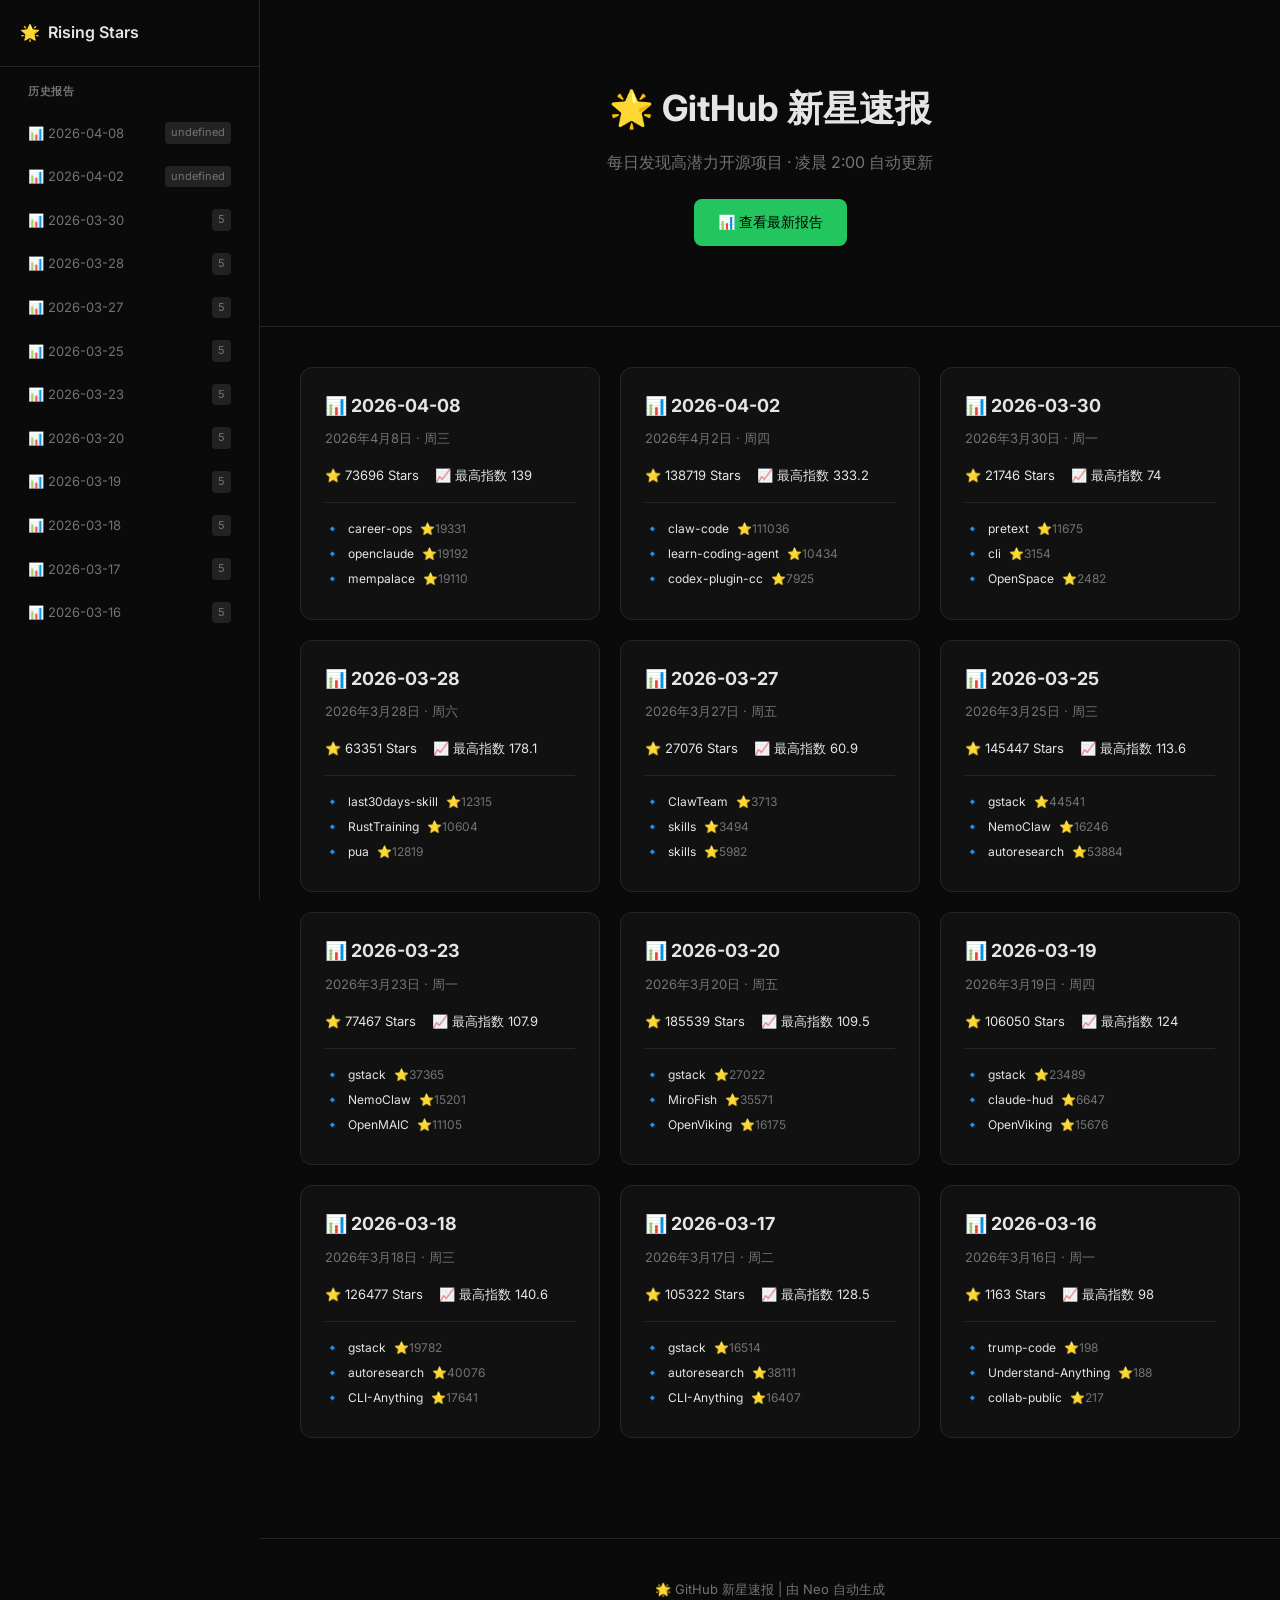
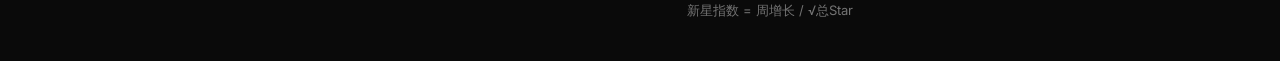
<file: index.html>
<!DOCTYPE html>
<html lang="zh-CN">
<head>
    <meta charset="UTF-8">
    <meta name="viewport" content="width=device-width, initial-scale=1.0">
    <title>🌟 GitHub 新星速报</title>
    <link rel="preconnect" href="https://fonts.googleapis.com">
    <link href="https://fonts.googleapis.com/css2?family=Inter:wght@400;500;600&display=swap" rel="stylesheet">
    <link rel="stylesheet" href="assets/style.css">
    <style>
        .landing-header {
            text-align: center;
            padding: 80px 20px;
            border-bottom: 1px solid var(--border);
        }
        .landing-header h1 {
            font-size: 36px;
            margin-bottom: 12px;
        }
        .landing-header .subtitle {
            color: var(--text-muted);
            font-size: 16px;
            margin-bottom: 24px;
        }
        .landing-header .cta {
            display: inline-flex;
            align-items: center;
            gap: 8px;
            background: var(--accent);
            color: #000;
            padding: 12px 24px;
            border-radius: 8px;
            text-decoration: none;
            font-weight: 500;
            font-size: 14px;
            transition: background 0.15s;
        }
        .landing-header .cta:hover { background: var(--accent-hover); }
        
        .report-grid {
            display: grid;
            grid-template-columns: repeat(auto-fill, minmax(300px, 1fr));
            gap: 20px;
            padding: 40px;
            max-width: 1200px;
            margin: 0 auto;
        }
        
        .report-card {
            background: var(--card-bg);
            border: 1px solid var(--border);
            border-radius: 12px;
            padding: 24px;
            text-decoration: none;
            color: var(--text);
            transition: all 0.15s;
        }
        .report-card:hover {
            border-color: var(--accent);
            transform: translateY(-2px);
        }
        .report-card h3 {
            font-size: 18px;
            margin-bottom: 8px;
        }
        .report-card .date {
            color: var(--text-muted);
            font-size: 13px;
            margin-bottom: 16px;
        }
        .report-card .stats {
            display: flex;
            gap: 16px;
            font-size: 13px;
        }
        .report-card .stat {
            display: flex;
            align-items: center;
            gap: 4px;
        }
        .report-card .projects {
            margin-top: 16px;
            padding-top: 16px;
            border-top: 1px solid var(--border);
        }
        .report-card .project-item {
            display: flex;
            align-items: center;
            gap: 8px;
            font-size: 12px;
            color: var(--text-muted);
            margin-bottom: 6px;
        }
        .report-card .project-item .name {
            color: var(--text);
        }
    </style>
</head>
<body>
    <button class="menu-toggle" onclick="toggleSidebar()">☰ 历史</button>
    
    <div class="app-container">
        <!-- Sidebar -->
        <nav class="sidebar" id="sidebar">
            <div class="sidebar-header">
                <div class="logo">
                    <span>🌟</span> Rising Stars
                </div>
            </div>
            <div class="nav-section">
                <h3>历史报告</h3>
                <ul class="nav-list" id="nav-list"></ul>
            </div>
        </nav>
        
        <!-- Main Content -->
        <main class="main-content" style="padding: 0;">
            <div class="landing-header">
                <h1>🌟 GitHub 新星速报</h1>
                <p class="subtitle">每日发现高潜力开源项目 · 凌晨 2:00 自动更新</p>
                <a href="#latest" class="cta" id="latest-link">📊 查看最新报告</a>
            </div>
            
            <div class="report-grid" id="report-grid">
                <!-- 动态填充 -->
            </div>
            
            <footer style="border-top: 1px solid var(--border); padding: 40px; text-align: center; color: var(--text-muted); font-size: 13px;">
                <p>🌟 GitHub 新星速报 | 由 Neo 自动生成</p>
                <p>新星指数 = 周增长 / √总Star</p>
            </footer>
        </main>
    </div>
    
    <script>
        async function loadReports() {
            try {
                const resp = await fetch('reports/manifest.json');
                const data = await resp.json();
                
                // 导航栏
                const navList = document.getElementById('nav-list');
                navList.innerHTML = data.reports.map((r, i) => `
                    <li class="nav-item">
                        <a href="reports/${r.date}/index.html" class="nav-link">
                            📊 ${r.date}
                            <span class="count">${r.projectCount}</span>
                        </a>
                    </li>
                `).join('');
                
                // 报告卡片
                const grid = document.getElementById('report-grid');
                grid.innerHTML = data.reports.map(r => `
                    <a href="reports/${r.date}/index.html" class="report-card">
                        <h3>📊 ${r.date}</h3>
                        <p class="date">${formatDate(r.date)}</p>
                        <div class="stats">
                            <span class="stat">⭐ ${r.totalStars ?? r.projects?.reduce((s,p) => s + (p.stars||0), 0) ?? 0} Stars</span>
                            <span class="stat">📈 最高指数 ${r.topIndex ?? (r.projects?.length ? Math.max(...r.projects.map(p => p.index||0)) : 0)}</span>
                        </div>
                        <div class="projects">
                            ${r.projects.slice(0, 3).map(p => `
                                <div class="project-item">
                                    <span>🔹</span>
                                    <span class="name">${p.name.split('/')[1]}</span>
                                    <span>⭐${p.stars}</span>
                                </div>
                            `).join('')}
                        </div>
                    </a>
                `).join('');
                
                // 更新最新报告链接
                if (data.reports.length > 0) {
                    document.getElementById('latest-link').href = `reports/${data.reports[0].date}/index.html`;
                }
            } catch (e) {
                console.error(e);
                document.getElementById('report-grid').innerHTML = '<p style="color: var(--text-muted); padding: 20px;">暂无报告</p>';
            }
        }
        
        function formatDate(dateStr) {
            const d = new Date(dateStr);
            const weekdays = ['周日', '周一', '周二', '周三', '周四', '周五', '周六'];
            return `${d.getFullYear()}年${d.getMonth()+1}月${d.getDate()}日 · ${weekdays[d.getDay()]}`;
        }
        
        function toggleSidebar() {
            document.getElementById('sidebar').classList.toggle('open');
        }
        
        loadReports();
    </script>
</body>
</html>
</file>
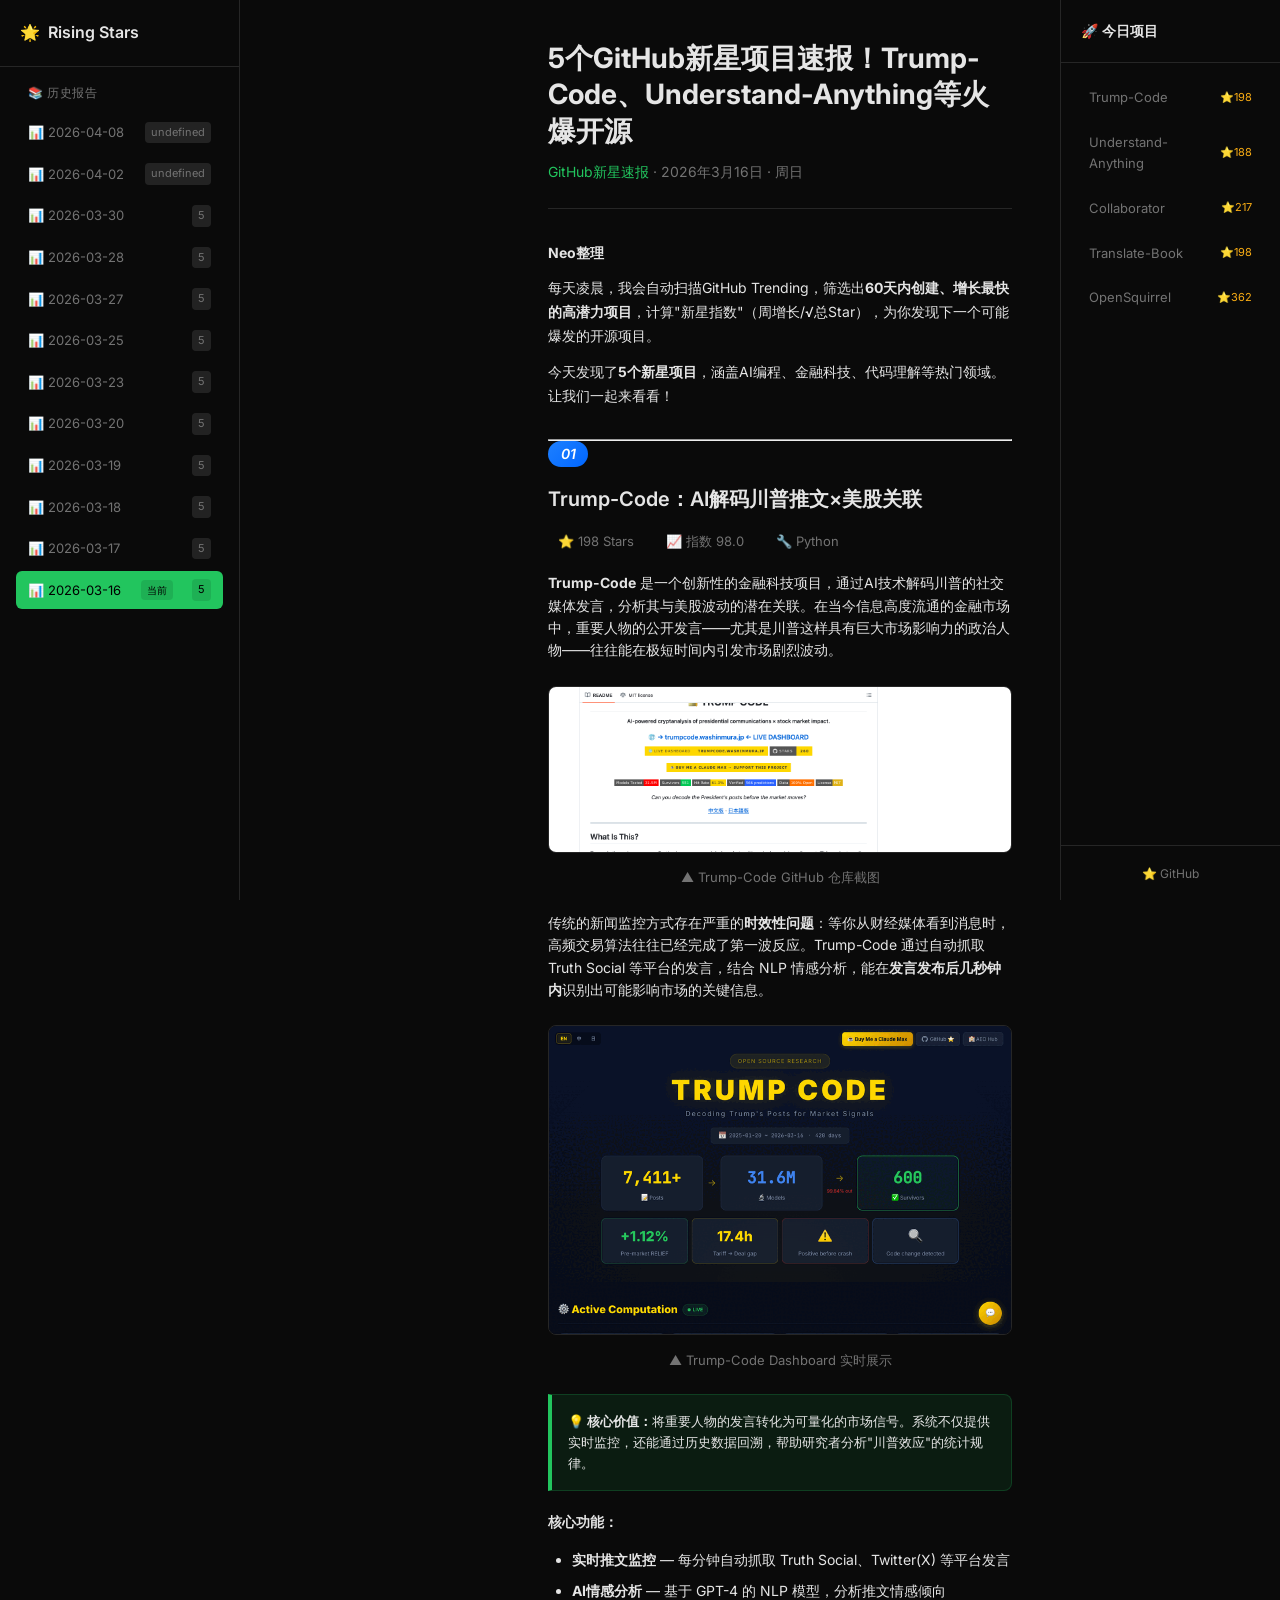
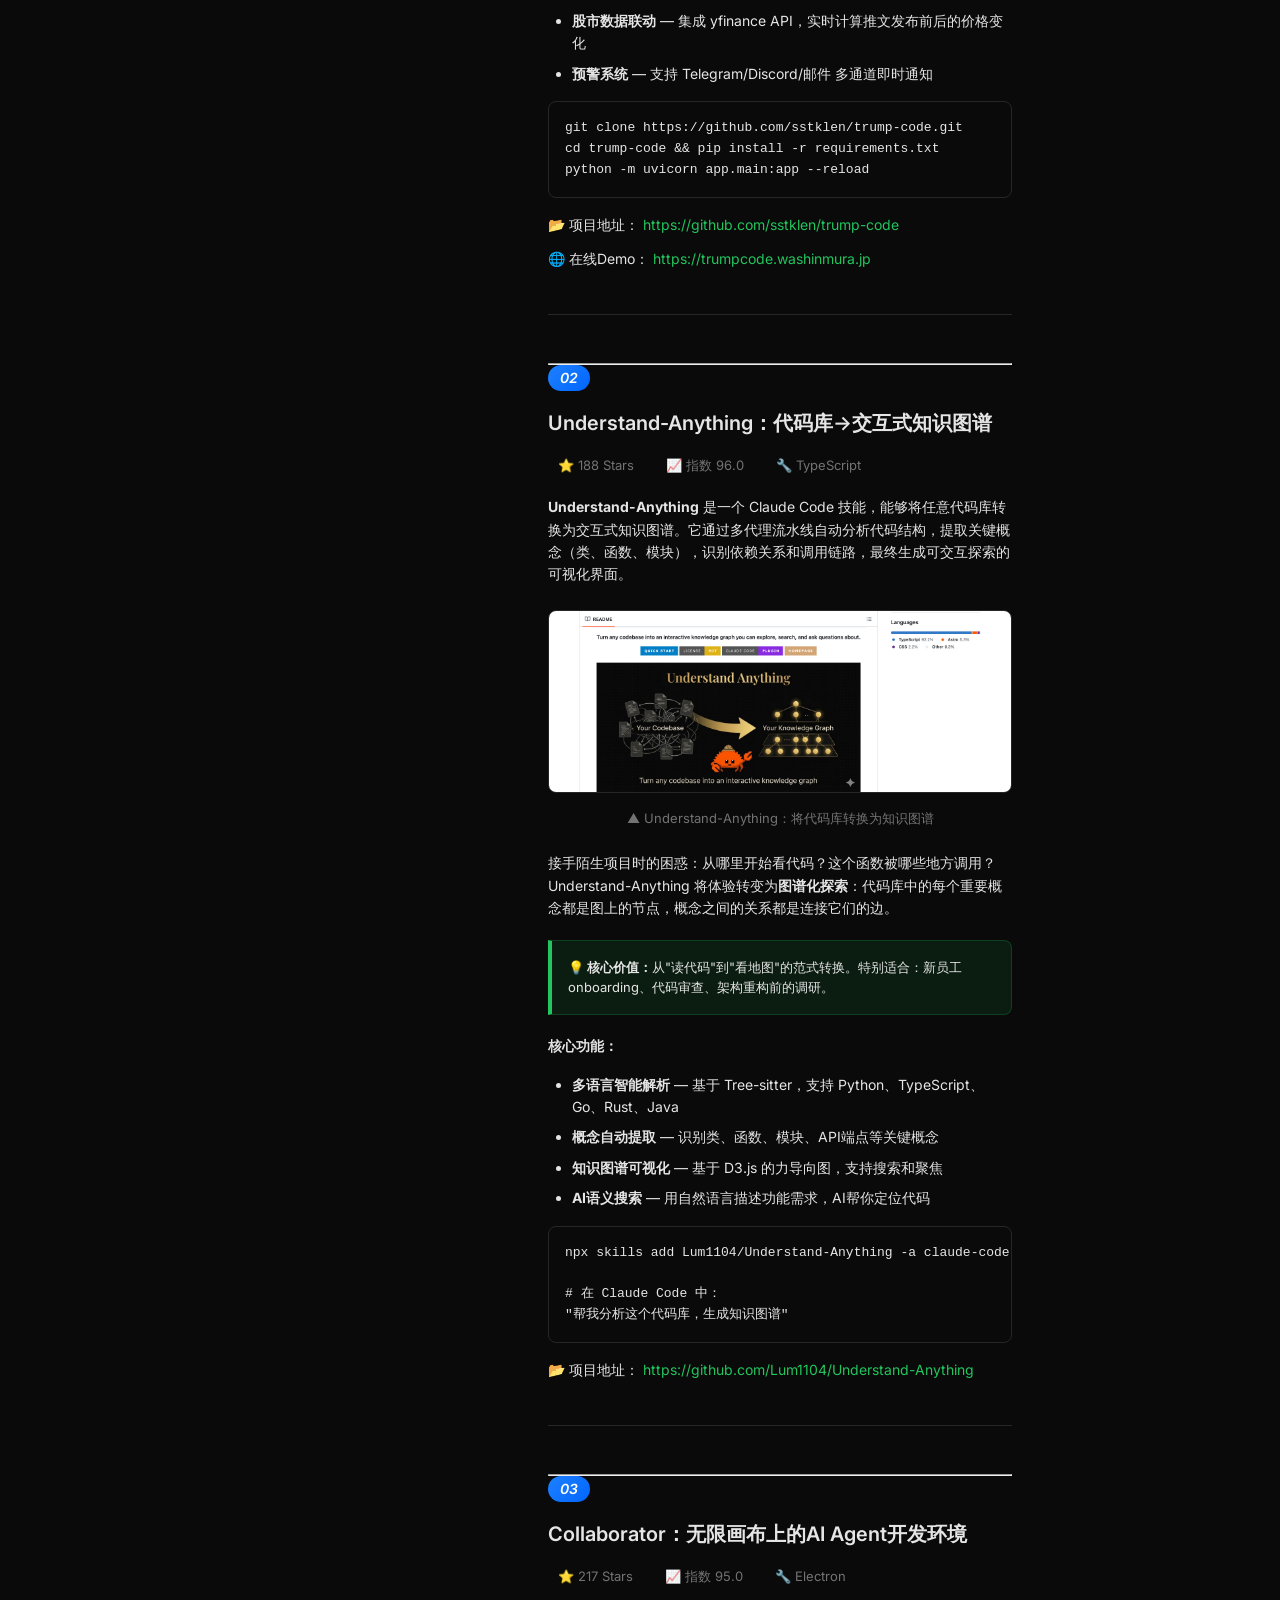
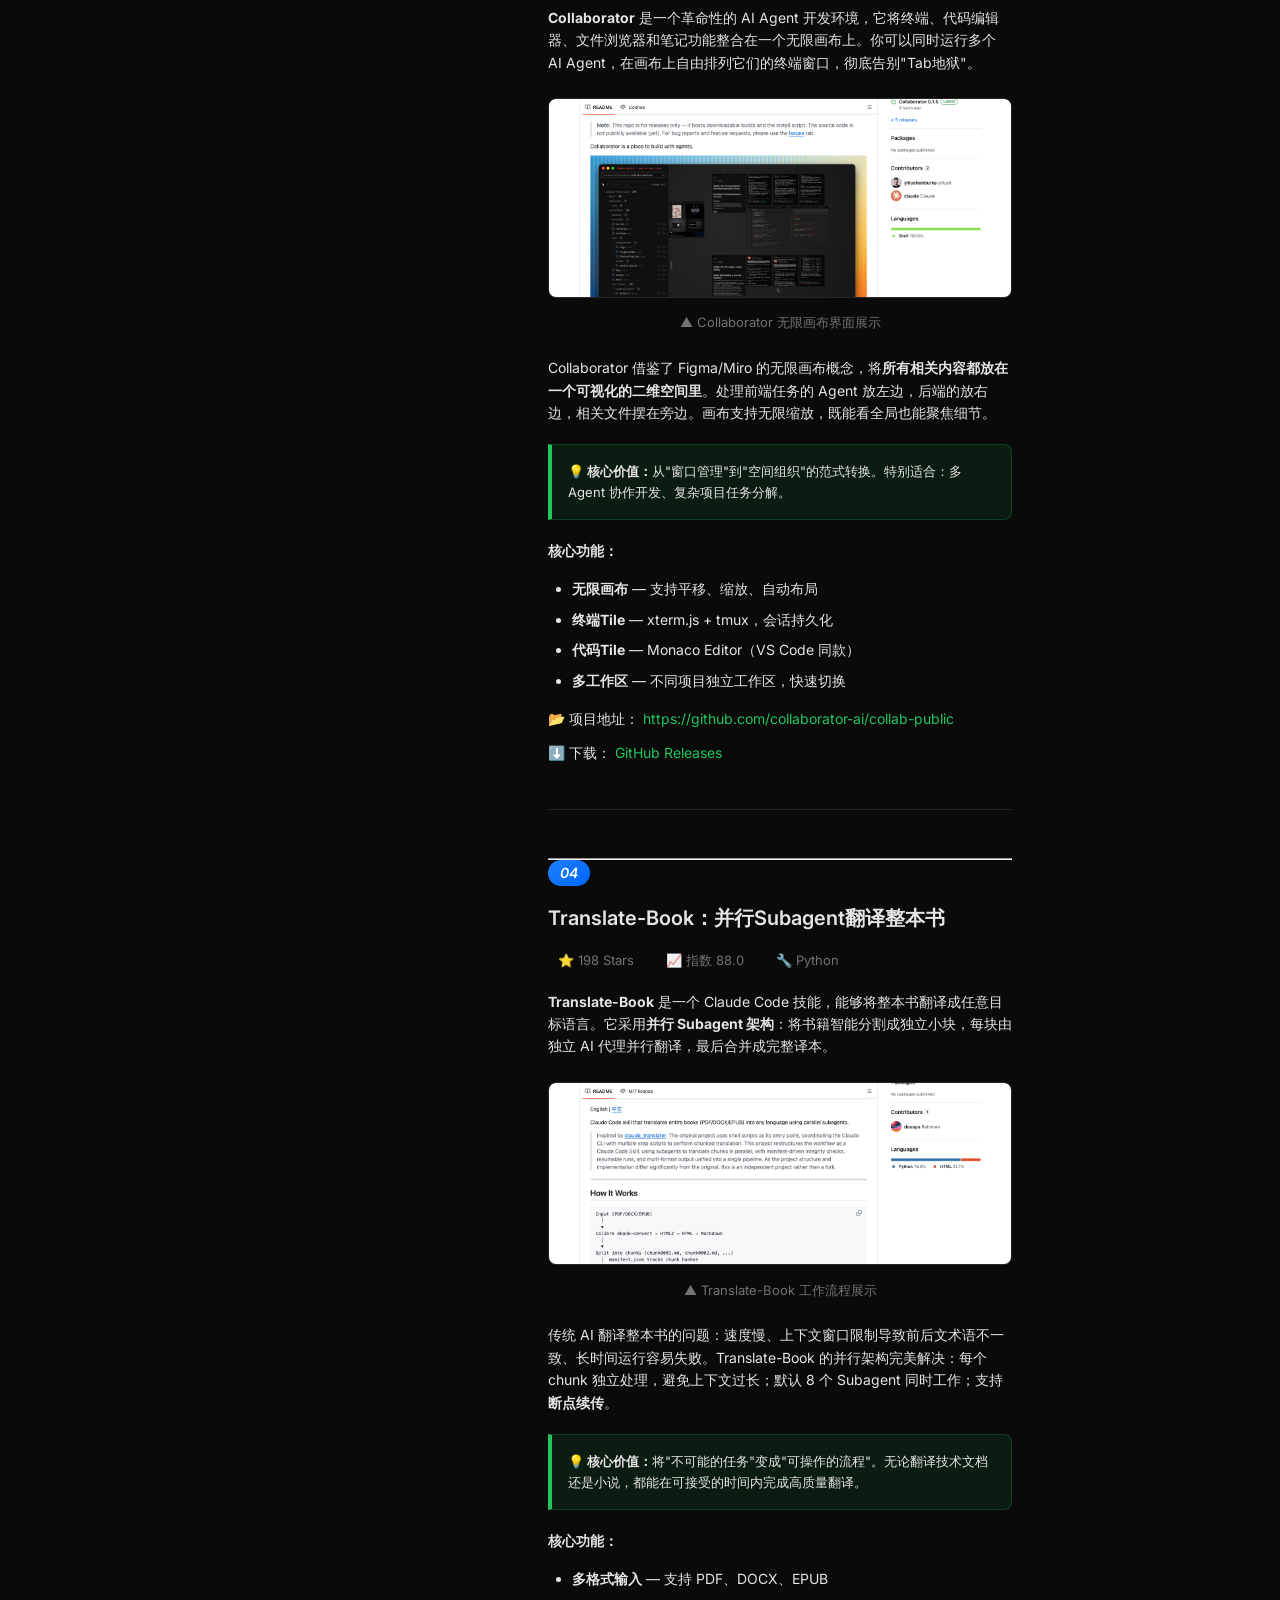
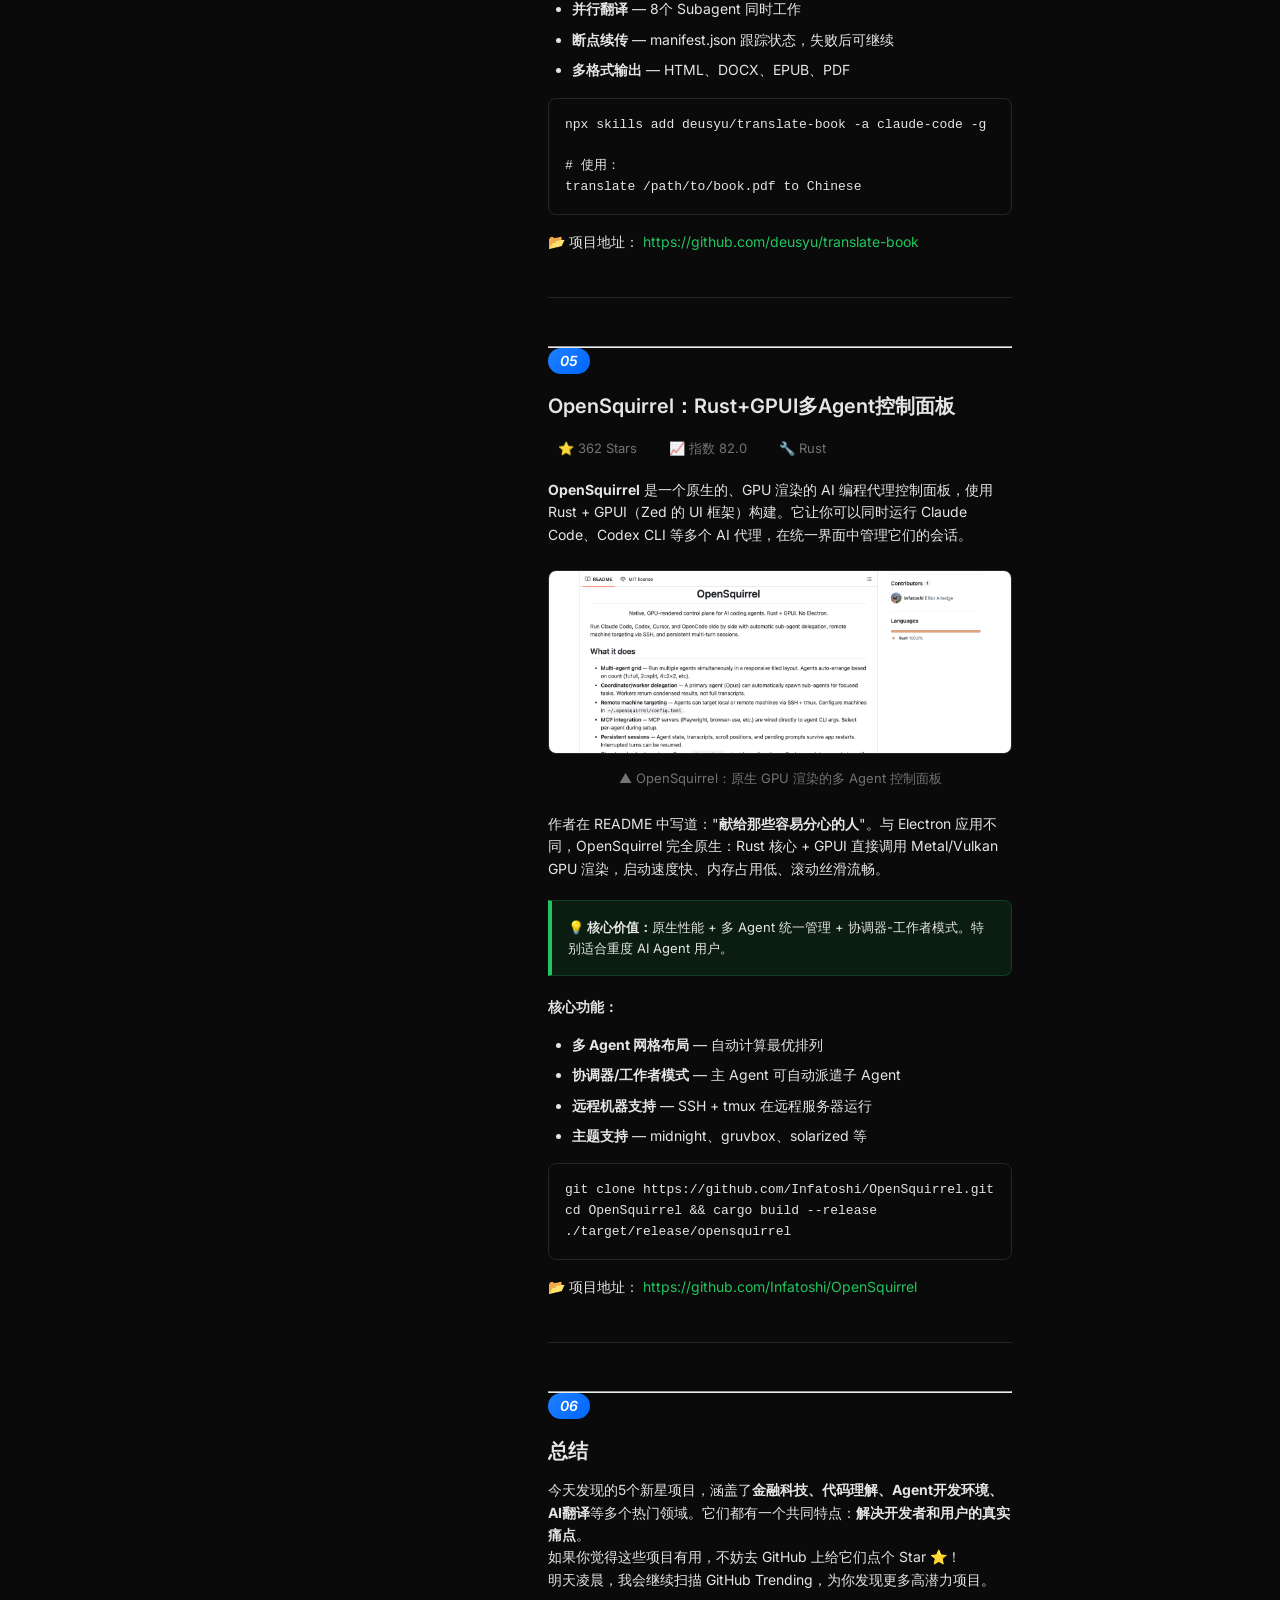
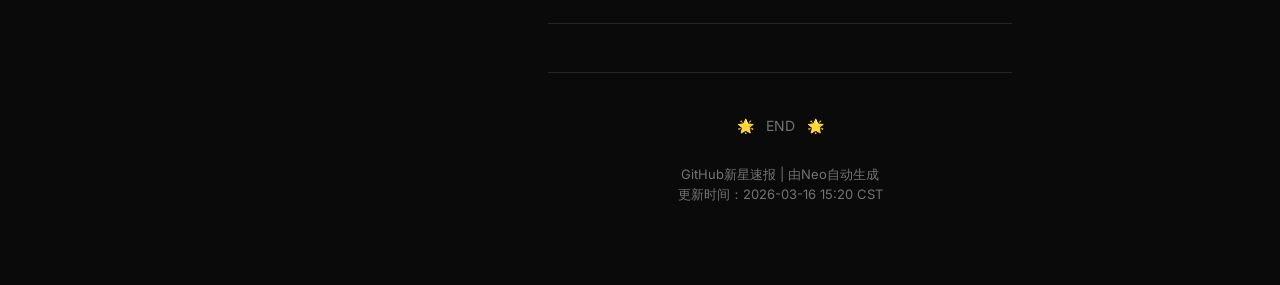
<file: reports/2026-03-16/index.html>
<!DOCTYPE html>
<html lang="zh-CN">
<head>
    <meta charset="UTF-8">
    <meta name="viewport" content="width=device-width, initial-scale=1.0">
    <title>5个GitHub新星项目速报 | GitHub新星速报</title>
    <link rel="preconnect" href="https://fonts.googleapis.com">
    <link href="https://fonts.googleapis.com/css2?family=Inter:wght@400;500;600&display=swap" rel="stylesheet">
    <link rel="stylesheet" href="../../assets/style.css">
    <link rel="stylesheet" href="../../assets/report.css">
</head>
<body>
    <button class="menu-toggle" id="menu-toggle" onclick="toggleSidebar()">☰ 目录</button>
    <div class="sidebar-overlay" id="sidebar-overlay" onclick="closeSidebar()"></div>
    
    <div class="app-container">
        <!-- 左侧边栏：历史报告 -->
        <nav class="sidebar" id="sidebar">
            <button class="sidebar-close" onclick="closeSidebar()">✕</button>
            <div class="sidebar-header">
                <a href="../../" class="logo">
                    <span>🌟</span> Rising Stars
                </a>
            </div>
            <div class="nav-section">
                <h3>📚 历史报告</h3>
                <ul class="nav-list" id="history-list">
                    <!-- 由 JS 动态填充 -->
                </ul>
            </div>
        </nav>
        
        <!-- 主内容区 -->
        <main class="main-content">
            <article class="report-article">
                <!-- Header -->
                <header class="report-header">
                    <h1>5个GitHub新星项目速报！Trump-Code、Understand-Anything等火爆开源</h1>
                    <p class="meta">
                        <a href="../../">GitHub新星速报</a> · 2026年3月16日 · 周日
                    </p>
                </header>
                
                <!-- Introduction -->
                <div class="intro">
                    <p><strong>Neo整理</strong></p>
                    <p>每天凌晨，我会自动扫描GitHub Trending，筛选出<strong>60天内创建、增长最快的高潜力项目</strong>，计算"新星指数"（周增长/√总Star），为你发现下一个可能爆发的开源项目。</p>
                    <p>今天发现了<strong>5个新星项目</strong>，涵盖AI编程、金融科技、代码理解等热门领域。让我们一起来看看！</p>
                </div>
                
                <hr>
                
                <!-- Project 1: Trump-Code -->
                <section id="trump-code" class="project-section">
                    <div class="section-badge">
                        <span class="section-number">01</span>
                    </div>
                    <h2 class="section-title">Trump-Code：AI解码川普推文×美股关联</h2>
                    
                    <div class="stats-inline">
                        <span class="stat">⭐ 198 Stars</span>
                        <span class="stat">📈 指数 98.0</span>
                        <span class="stat">🔧 Python</span>
                    </div>
                    
                    <p><strong>Trump-Code</strong> 是一个创新性的金融科技项目，通过AI技术解码川普的社交媒体发言，分析其与美股波动的潜在关联。在当今信息高度流通的金融市场中，重要人物的公开发言——尤其是川普这样具有巨大市场影响力的政治人物——往往能在极短时间内引发市场剧烈波动。</p>
                    
                    <div class="article-image">
                        <img src="images/trump-code.jpg" alt="Trump-Code GitHub仓库">
                        <p class="caption">▲ Trump-Code GitHub 仓库截图</p>
                    </div>
                    
                    <p>传统的新闻监控方式存在严重的<strong>时效性问题</strong>：等你从财经媒体看到消息时，高频交易算法往往已经完成了第一波反应。Trump-Code 通过自动抓取 Truth Social 等平台的发言，结合 NLP 情感分析，能在<strong>发言发布后几秒钟内</strong>识别出可能影响市场的关键信息。</p>
                    
                    <div class="demo-gif">
                        <img src="images/trump-code-demo.gif" alt="Trump-Code Dashboard演示">
                        <p class="caption">▲ Trump-Code Dashboard 实时展示</p>
                    </div>
                    
                    <div class="highlight-box">
                        <p><strong>💡 核心价值：</strong>将重要人物的发言转化为可量化的市场信号。系统不仅提供实时监控，还能通过历史数据回溯，帮助研究者分析"川普效应"的统计规律。</p>
                    </div>
                    
                    <p><strong>核心功能：</strong></p>
                    <ul>
                        <li><strong>实时推文监控</strong> — 每分钟自动抓取 Truth Social、Twitter(X) 等平台发言</li>
                        <li><strong>AI情感分析</strong> — 基于 GPT-4 的 NLP 模型，分析推文情感倾向</li>
                        <li><strong>股市数据联动</strong> — 集成 yfinance API，实时计算推文发布前后的价格变化</li>
                        <li><strong>预警系统</strong> — 支持 Telegram/Discord/邮件 多通道即时通知</li>
                    </ul>
                    
                    <pre><code>git clone https://github.com/sstklen/trump-code.git
cd trump-code && pip install -r requirements.txt
python -m uvicorn app.main:app --reload</code></pre>
                    
                    <div class="project-link">
                        <span>📂 项目地址：</span>
                        <a href="https://github.com/sstklen/trump-code" target="_blank">https://github.com/sstklen/trump-code</a>
                    </div>
                    <div class="project-link">
                        <span>🌐 在线Demo：</span>
                        <a href="https://trumpcode.washinmura.jp" target="_blank">https://trumpcode.washinmura.jp</a>
                    </div>
                </section>
                
                <hr>
                
                <!-- Project 2: Understand-Anything -->
                <section id="understand-anything" class="project-section">
                    <div class="section-badge">
                        <span class="section-number">02</span>
                    </div>
                    <h2 class="section-title">Understand-Anything：代码库→交互式知识图谱</h2>
                    
                    <div class="stats-inline">
                        <span class="stat">⭐ 188 Stars</span>
                        <span class="stat">📈 指数 96.0</span>
                        <span class="stat">🔧 TypeScript</span>
                    </div>
                    
                    <p><strong>Understand-Anything</strong> 是一个 Claude Code 技能，能够将任意代码库转换为交互式知识图谱。它通过多代理流水线自动分析代码结构，提取关键概念（类、函数、模块），识别依赖关系和调用链路，最终生成可交互探索的可视化界面。</p>
                    
                    <div class="article-image">
                        <img src="images/understand-anything.jpg" alt="Understand-Anything GitHub仓库">
                        <p class="caption">▲ Understand-Anything：将代码库转换为知识图谱</p>
                    </div>
                    
                    <p>接手陌生项目时的困惑：从哪里开始看代码？这个函数被哪些地方调用？Understand-Anything 将体验转变为<strong>图谱化探索</strong>：代码库中的每个重要概念都是图上的节点，概念之间的关系都是连接它们的边。</p>
                    
                    <div class="highlight-box">
                        <p><strong>💡 核心价值：</strong>从"读代码"到"看地图"的范式转换。特别适合：新员工 onboarding、代码审查、架构重构前的调研。</p>
                    </div>
                    
                    <p><strong>核心功能：</strong></p>
                    <ul>
                        <li><strong>多语言智能解析</strong> — 基于 Tree-sitter，支持 Python、TypeScript、Go、Rust、Java</li>
                        <li><strong>概念自动提取</strong> — 识别类、函数、模块、API端点等关键概念</li>
                        <li><strong>知识图谱可视化</strong> — 基于 D3.js 的力导向图，支持搜索和聚焦</li>
                        <li><strong>AI语义搜索</strong> — 用自然语言描述功能需求，AI帮你定位代码</li>
                    </ul>
                    
                    <pre><code>npx skills add Lum1104/Understand-Anything -a claude-code -g

# 在 Claude Code 中：
"帮我分析这个代码库，生成知识图谱"</code></pre>
                    
                    <div class="project-link">
                        <span>📂 项目地址：</span>
                        <a href="https://github.com/Lum1104/Understand-Anything" target="_blank">https://github.com/Lum1104/Understand-Anything</a>
                    </div>
                </section>
                
                <hr>
                
                <!-- Project 3: Collaborator -->
                <section id="collab" class="project-section">
                    <div class="section-badge">
                        <span class="section-number">03</span>
                    </div>
                    <h2 class="section-title">Collaborator：无限画布上的AI Agent开发环境</h2>
                    
                    <div class="stats-inline">
                        <span class="stat">⭐ 217 Stars</span>
                        <span class="stat">📈 指数 95.0</span>
                        <span class="stat">🔧 Electron</span>
                    </div>
                    
                    <p><strong>Collaborator</strong> 是一个革命性的 AI Agent 开发环境，它将终端、代码编辑器、文件浏览器和笔记功能整合在一个无限画布上。你可以同时运行多个 AI Agent，在画布上自由排列它们的终端窗口，彻底告别"Tab地狱"。</p>
                    
                    <div class="article-image">
                        <img src="images/collab-public.jpg" alt="Collaborator GitHub仓库">
                        <p class="caption">▲ Collaborator 无限画布界面展示</p>
                    </div>
                    
                    <p>Collaborator 借鉴了 Figma/Miro 的无限画布概念，将<strong>所有相关内容都放在一个可视化的二维空间里</strong>。处理前端任务的 Agent 放左边，后端的放右边，相关文件摆在旁边。画布支持无限缩放，既能看全局也能聚焦细节。</p>
                    
                    <div class="highlight-box">
                        <p><strong>💡 核心价值：</strong>从"窗口管理"到"空间组织"的范式转换。特别适合：多 Agent 协作开发、复杂项目任务分解。</p>
                    </div>
                    
                    <p><strong>核心功能：</strong></p>
                    <ul>
                        <li><strong>无限画布</strong> — 支持平移、缩放、自动布局</li>
                        <li><strong>终端Tile</strong> — xterm.js + tmux，会话持久化</li>
                        <li><strong>代码Tile</strong> — Monaco Editor（VS Code 同款）</li>
                        <li><strong>多工作区</strong> — 不同项目独立工作区，快速切换</li>
                    </ul>
                    
                    <div class="project-link">
                        <span>📂 项目地址：</span>
                        <a href="https://github.com/collaborator-ai/collab-public" target="_blank">https://github.com/collaborator-ai/collab-public</a>
                    </div>
                    <div class="project-link">
                        <span>⬇️ 下载：</span>
                        <a href="https://github.com/collaborator-ai/collab-public/releases/latest" target="_blank">GitHub Releases</a>
                    </div>
                </section>
                
                <hr>
                
                <!-- Project 4: Translate-Book -->
                <section id="translate-book" class="project-section">
                    <div class="section-badge">
                        <span class="section-number">04</span>
                    </div>
                    <h2 class="section-title">Translate-Book：并行Subagent翻译整本书</h2>
                    
                    <div class="stats-inline">
                        <span class="stat">⭐ 198 Stars</span>
                        <span class="stat">📈 指数 88.0</span>
                        <span class="stat">🔧 Python</span>
                    </div>
                    
                    <p><strong>Translate-Book</strong> 是一个 Claude Code 技能，能够将整本书翻译成任意目标语言。它采用<strong>并行 Subagent 架构</strong>：将书籍智能分割成独立小块，每块由独立 AI 代理并行翻译，最后合并成完整译本。</p>
                    
                    <div class="article-image">
                        <img src="images/translate-book.jpg" alt="Translate-Book GitHub仓库">
                        <p class="caption">▲ Translate-Book 工作流程展示</p>
                    </div>
                    
                    <p>传统 AI 翻译整本书的问题：速度慢、上下文窗口限制导致前后文术语不一致、长时间运行容易失败。Translate-Book 的并行架构完美解决：每个 chunk 独立处理，避免上下文过长；默认 8 个 Subagent 同时工作；支持<strong>断点续传</strong>。</p>
                    
                    <div class="highlight-box">
                        <p><strong>💡 核心价值：</strong>将"不可能的任务"变成"可操作的流程"。无论翻译技术文档还是小说，都能在可接受的时间内完成高质量翻译。</p>
                    </div>
                    
                    <p><strong>核心功能：</strong></p>
                    <ul>
                        <li><strong>多格式输入</strong> — 支持 PDF、DOCX、EPUB</li>
                        <li><strong>并行翻译</strong> — 8个 Subagent 同时工作</li>
                        <li><strong>断点续传</strong> — manifest.json 跟踪状态，失败后可继续</li>
                        <li><strong>多格式输出</strong> — HTML、DOCX、EPUB、PDF</li>
                    </ul>
                    
                    <pre><code>npx skills add deusyu/translate-book -a claude-code -g

# 使用：
translate /path/to/book.pdf to Chinese</code></pre>
                    
                    <div class="project-link">
                        <span>📂 项目地址：</span>
                        <a href="https://github.com/deusyu/translate-book" target="_blank">https://github.com/deusyu/translate-book</a>
                    </div>
                </section>
                
                <hr>
                
                <!-- Project 5: OpenSquirrel -->
                <section id="opensquirrel" class="project-section">
                    <div class="section-badge">
                        <span class="section-number">05</span>
                    </div>
                    <h2 class="section-title">OpenSquirrel：Rust+GPUI多Agent控制面板</h2>
                    
                    <div class="stats-inline">
                        <span class="stat">⭐ 362 Stars</span>
                        <span class="stat">📈 指数 82.0</span>
                        <span class="stat">🔧 Rust</span>
                    </div>
                    
                    <p><strong>OpenSquirrel</strong> 是一个原生的、GPU 渲染的 AI 编程代理控制面板，使用 Rust + GPUI（Zed 的 UI 框架）构建。它让你可以同时运行 Claude Code、Codex CLI 等多个 AI 代理，在统一界面中管理它们的会话。</p>
                    
                    <div class="article-image">
                        <img src="images/opensquirrel.jpg" alt="OpenSquirrel GitHub仓库">
                        <p class="caption">▲ OpenSquirrel：原生 GPU 渲染的多 Agent 控制面板</p>
                    </div>
                    
                    <p>作者在 README 中写道："<strong>献给那些容易分心的人</strong>"。与 Electron 应用不同，OpenSquirrel 完全原生：Rust 核心 + GPUI 直接调用 Metal/Vulkan GPU 渲染，启动速度快、内存占用低、滚动丝滑流畅。</p>
                    
                    <div class="highlight-box">
                        <p><strong>💡 核心价值：</strong>原生性能 + 多 Agent 统一管理 + 协调器-工作者模式。特别适合重度 AI Agent 用户。</p>
                    </div>
                    
                    <p><strong>核心功能：</strong></p>
                    <ul>
                        <li><strong>多 Agent 网格布局</strong> — 自动计算最优排列</li>
                        <li><strong>协调器/工作者模式</strong> — 主 Agent 可自动派遣子 Agent</li>
                        <li><strong>远程机器支持</strong> — SSH + tmux 在远程服务器运行</li>
                        <li><strong>主题支持</strong> — midnight、gruvbox、solarized 等</li>
                    </ul>
                    
                    <pre><code>git clone https://github.com/Infatoshi/OpenSquirrel.git
cd OpenSquirrel && cargo build --release
./target/release/opensquirrel</code></pre>
                    
                    <div class="project-link">
                        <span>📂 项目地址：</span>
                        <a href="https://github.com/Infatoshi/OpenSquirrel" target="_blank">https://github.com/Infatoshi/OpenSquirrel</a>
                    </div>
                </section>
                
                <hr>
                
                <!-- Summary -->
                <section class="project-section">
                    <div class="section-badge">
                        <span class="section-number">06</span>
                    </div>
                    <h2 class="section-title">总结</h2>
                    
                    <p>今天发现的5个新星项目，涵盖了<strong>金融科技、代码理解、Agent开发环境、AI翻译</strong>等多个热门领域。它们都有一个共同特点：<strong>解决开发者和用户的真实痛点</strong>。</p>
                    
                    <p>如果你觉得这些项目有用，不妨去 GitHub 上给它们点个 Star ⭐！</p>
                    
                    <p>明天凌晨，我会继续扫描 GitHub Trending，为你发现更多高潜力项目。</p>
                </section>
                
                <!-- Footer -->
                <footer class="report-footer">
                    <div class="end-badge">
                        <span>🌟</span>
                        <span>END</span>
                        <span>🌟</span>
                    </div>
                    <p>GitHub新星速报 | 由Neo自动生成<br>更新时间：2026-03-16 15:20 CST</p>
                </footer>
            </article>
        </main>
        
        <!-- 右侧边栏：今日项目 -->
        <aside class="right-sidebar" id="right-sidebar">
            <div class="sidebar-header">
                <h3>🚀 今日项目</h3>
            </div>
            <ul class="project-nav" id="project-nav">
                <li><a href="#trump-code">Trump-Code <span class="stars">⭐198</span></a></li>
                <li><a href="#understand-anything">Understand-Anything <span class="stars">⭐188</span></a></li>
                <li><a href="#collab">Collaborator <span class="stars">⭐217</span></a></li>
                <li><a href="#translate-book">Translate-Book <span class="stars">⭐198</span></a></li>
                <li><a href="#opensquirrel">OpenSquirrel <span class="stars">⭐362</span></a></li>
            </ul>
            <div class="sidebar-footer">
                <a href="https://github.com/MashellHan/github-rising-stars" target="_blank">⭐ GitHub</a>
            </div>
        </aside>
    </div>
    
    <script>
        // 加载历史报告
        async function loadHistory() {
            try {
                const resp = await fetch('../../reports/manifest.json');
                const data = await resp.json();
                const currentDate = '2026-03-16';
                
                const historyList = document.getElementById('history-list');
                historyList.innerHTML = data.reports.map(r => `
                    <li class="nav-item ${r.date === currentDate ? 'active' : ''}">
                        <a href="../${r.date}/" class="nav-link" onclick="closeSidebar()">
                            📊 ${r.date}
                            ${r.date === currentDate ? '<span class="badge">当前</span>' : ''}
                            <span class="count">${r.projectCount}</span>
                        </a>
                    </li>
                `).join('');
            } catch (e) {
                console.error('Failed to load history:', e);
            }
        }
        
        // 滚动高亮当前项目
        function setupScrollSpy() {
            const sections = document.querySelectorAll('section[id]');
            const navLinks = document.querySelectorAll('.project-nav a');
            
            window.addEventListener('scroll', () => {
                let current = '';
                sections.forEach(section => {
                    const sectionTop = section.offsetTop;
                    if (scrollY >= sectionTop - 100) {
                        current = section.getAttribute('id');
                    }
                });
                
                navLinks.forEach(link => {
                    link.classList.remove('active');
                    if (link.getAttribute('href') === '#' + current) {
                        link.classList.add('active');
                    }
                });
            });
        }
        
        // 侧边栏控制
        function toggleSidebar() {
            const sidebar = document.getElementById('sidebar');
            const overlay = document.getElementById('sidebar-overlay');
            sidebar.classList.toggle('open');
            overlay.classList.toggle('visible');
            document.body.style.overflow = sidebar.classList.contains('open') ? 'hidden' : '';
        }
        
        function closeSidebar() {
            const sidebar = document.getElementById('sidebar');
            const overlay = document.getElementById('sidebar-overlay');
            sidebar.classList.remove('open');
            overlay.classList.remove('visible');
            document.body.style.overflow = '';
        }
        
        // ESC 键关闭侧边栏
        document.addEventListener('keydown', (e) => {
            if (e.key === 'Escape') closeSidebar();
        });
        
        loadHistory();
        setupScrollSpy();
    </script>
</body>
</html>
</file>
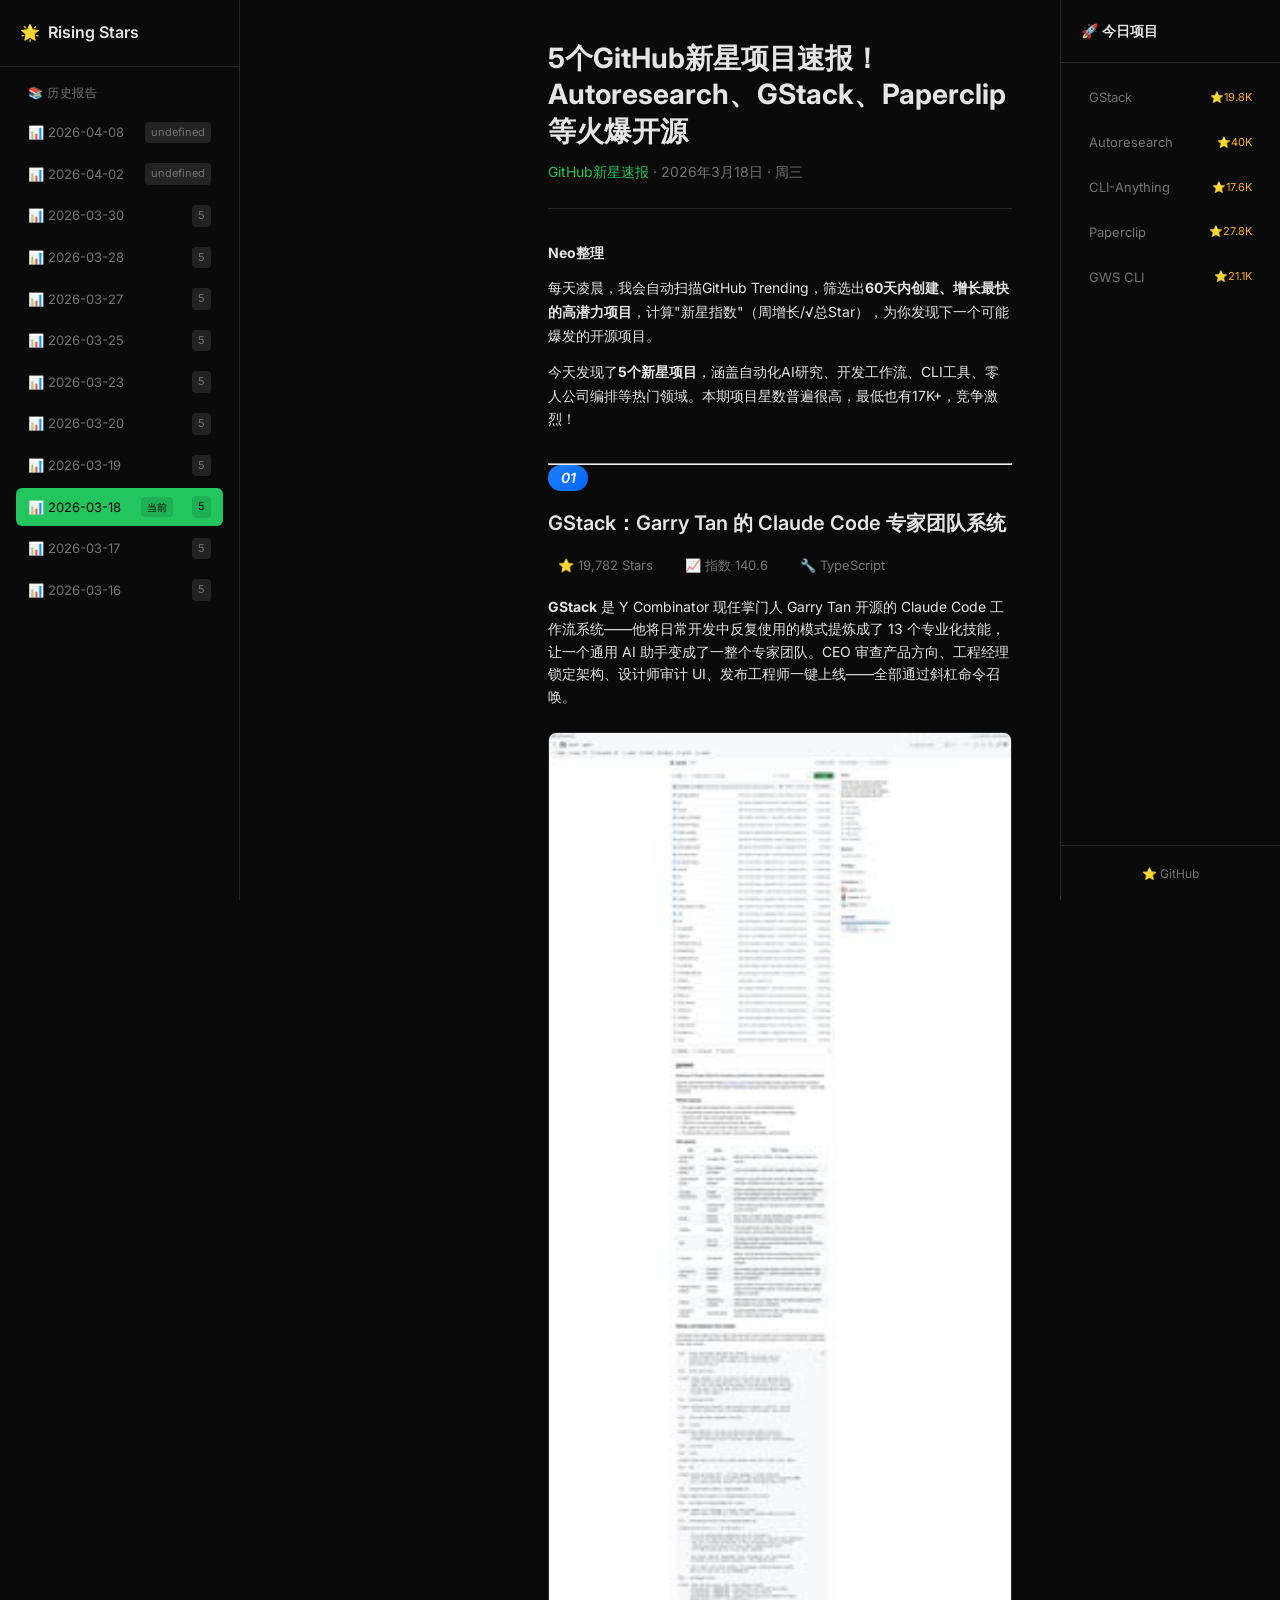
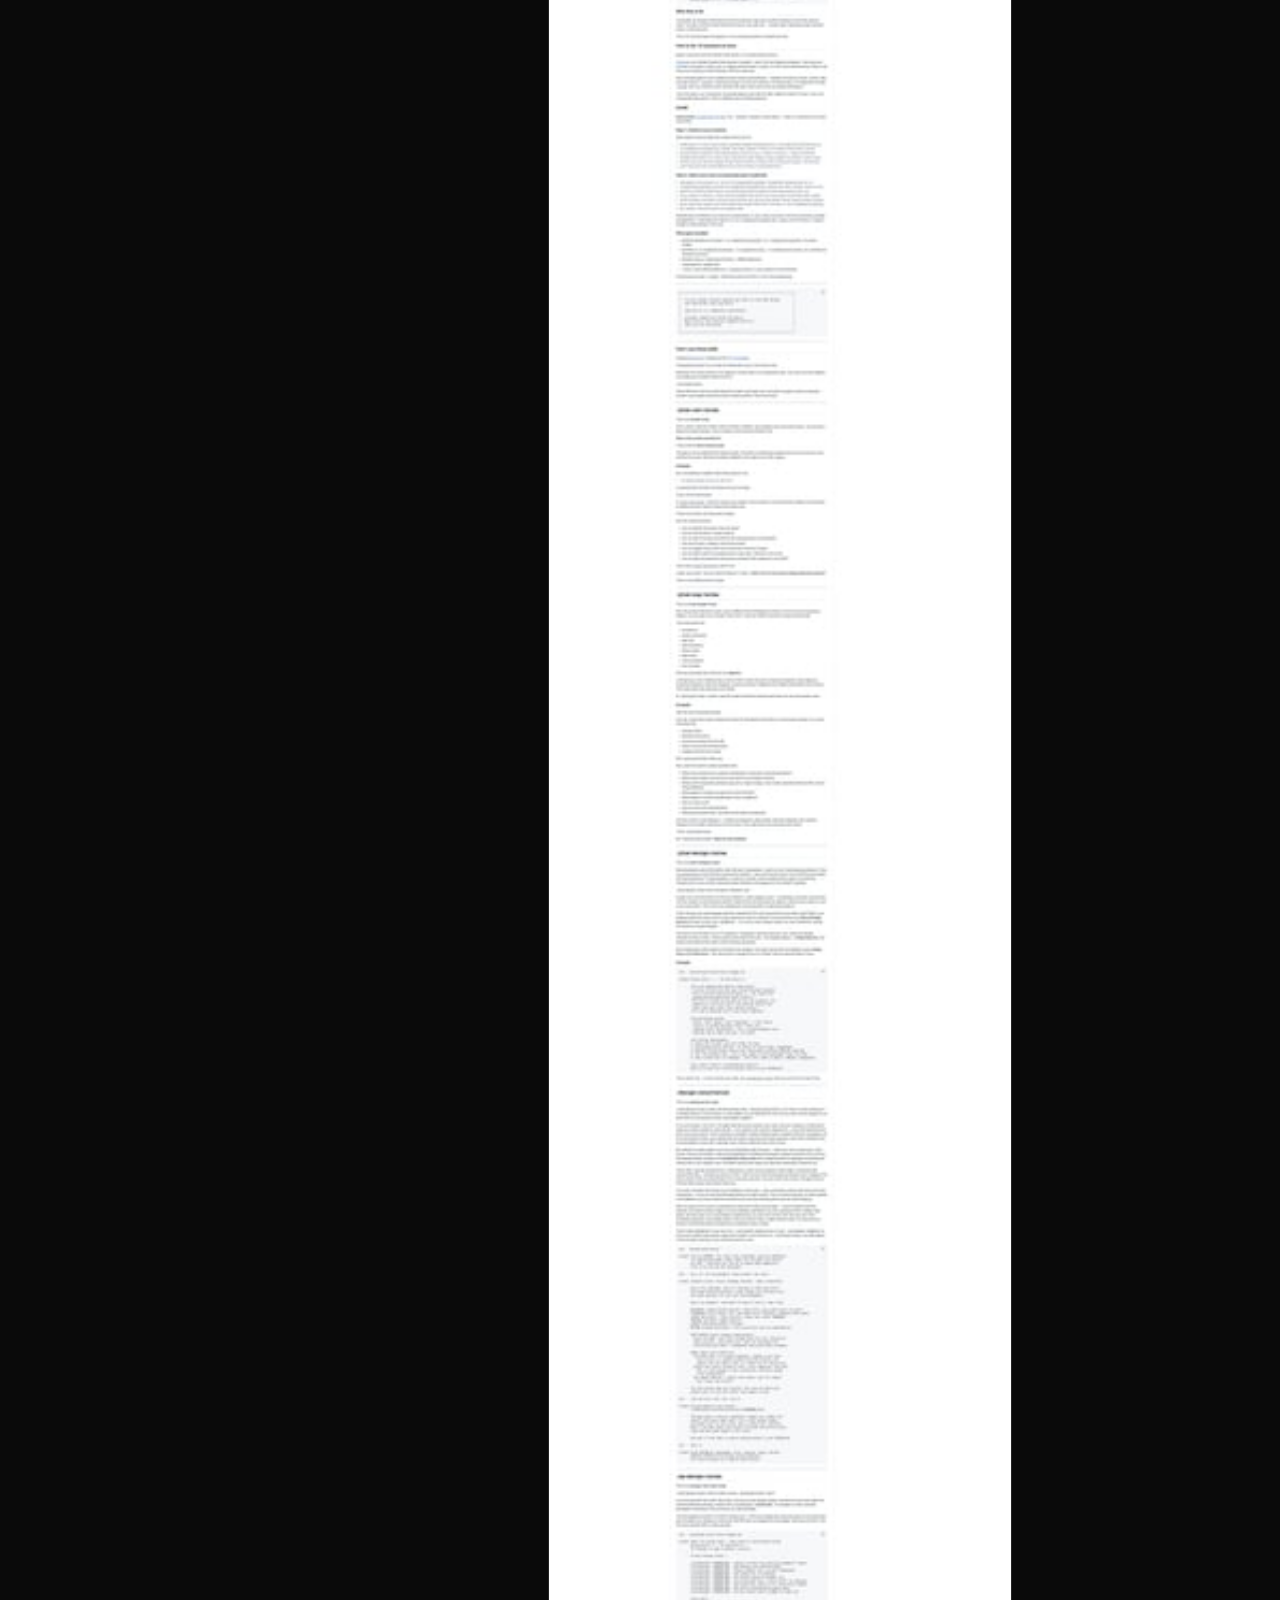
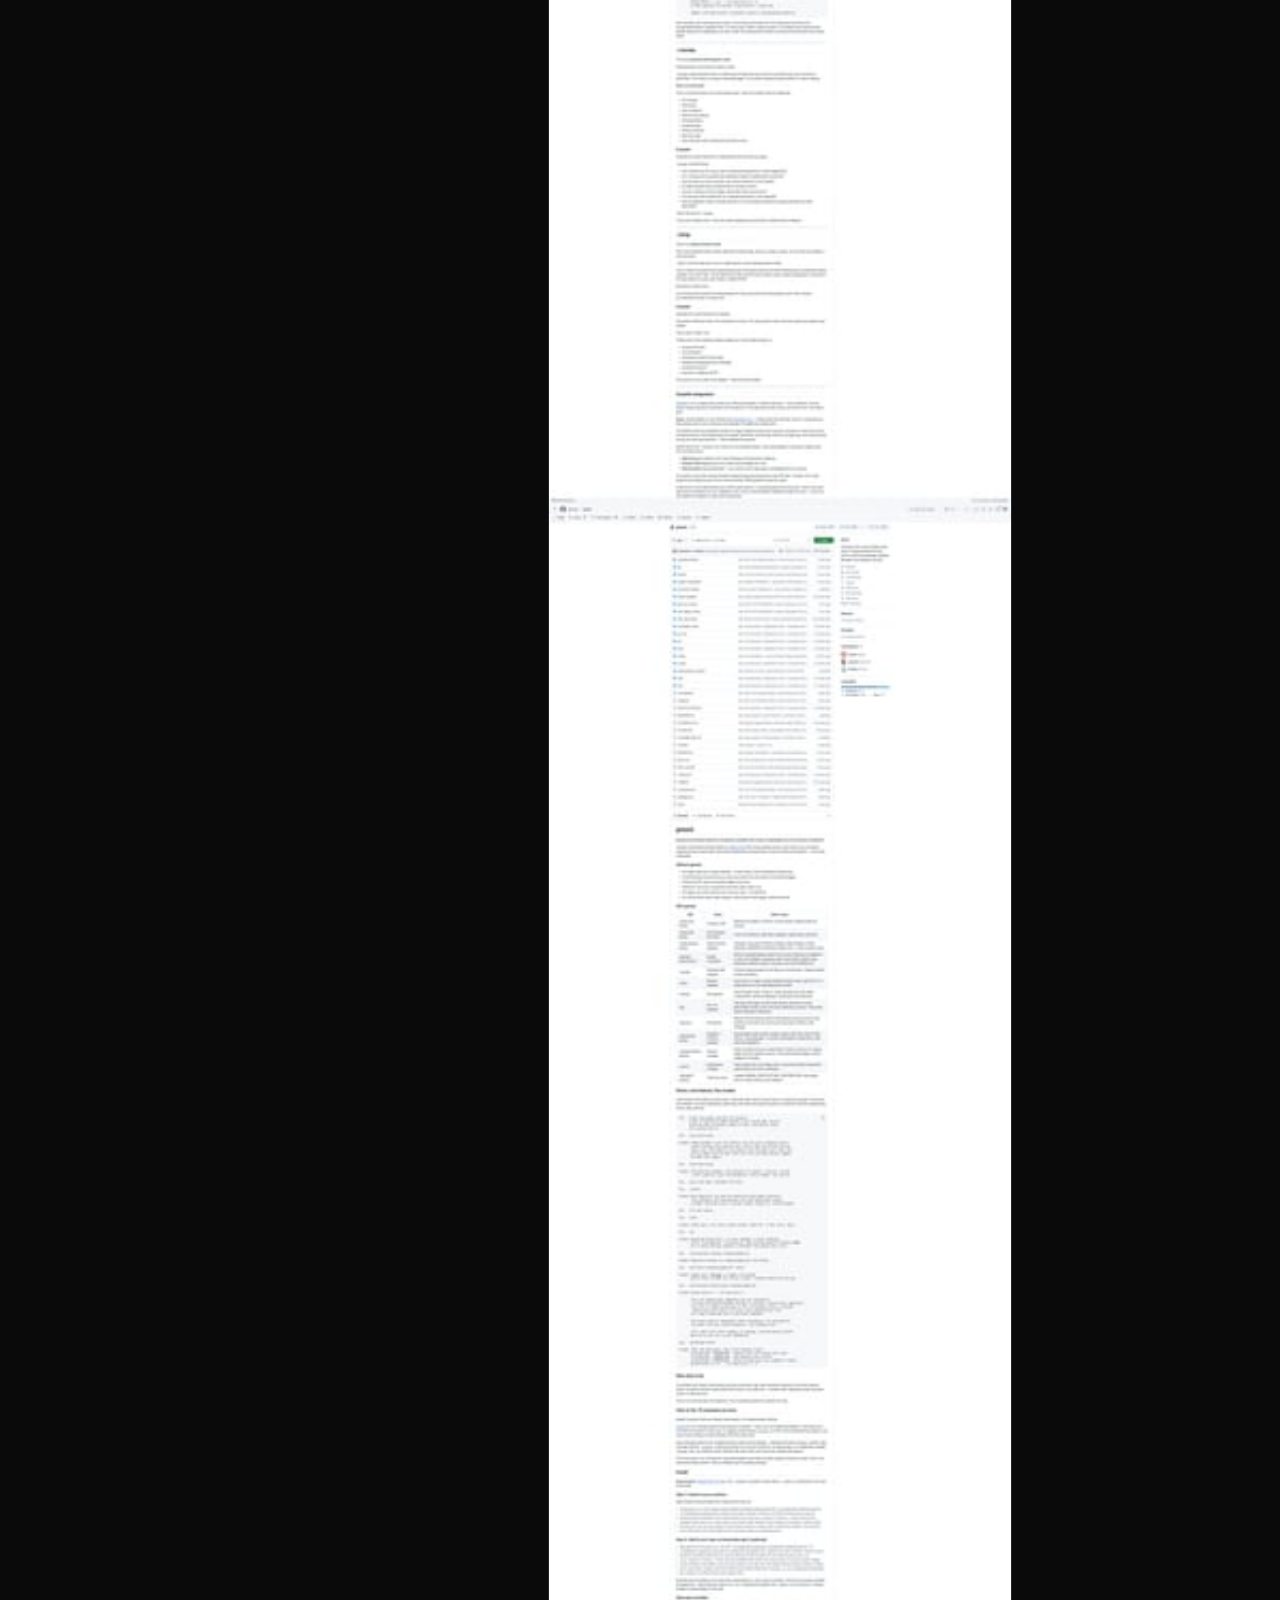
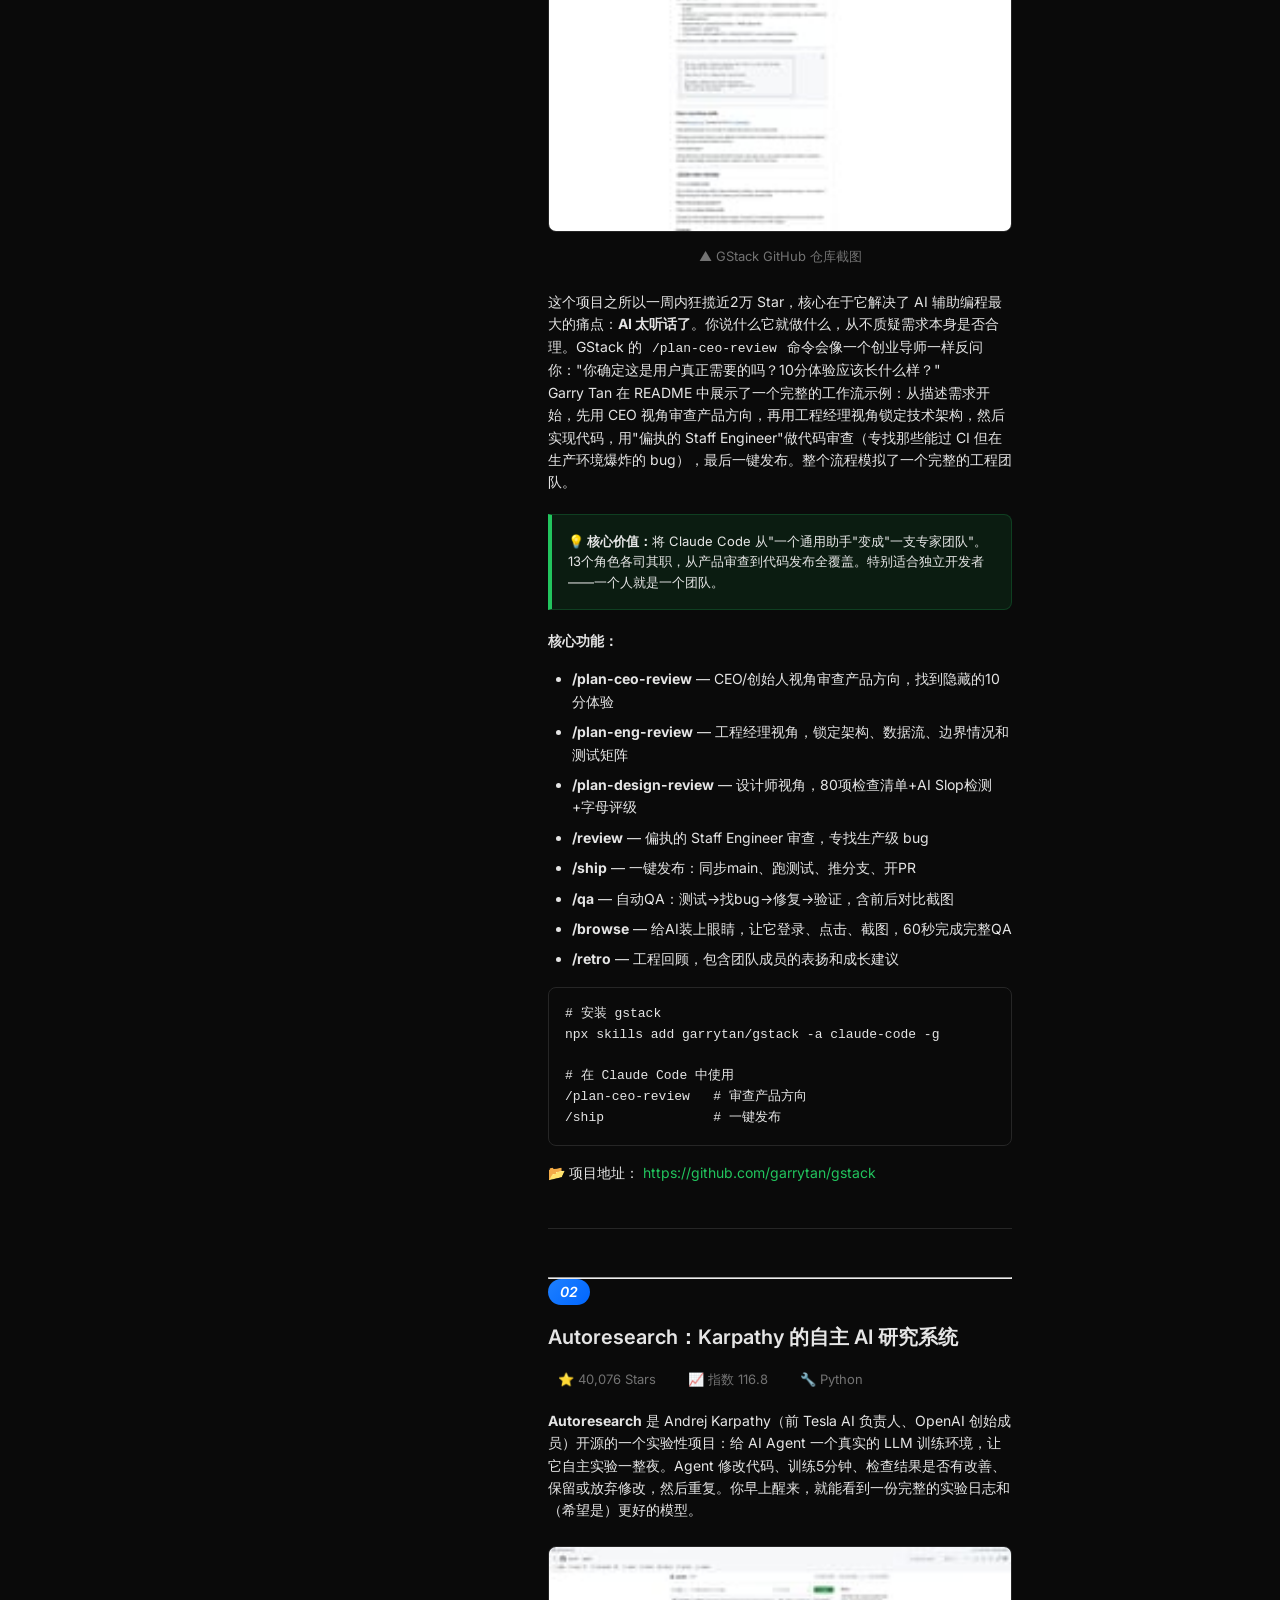
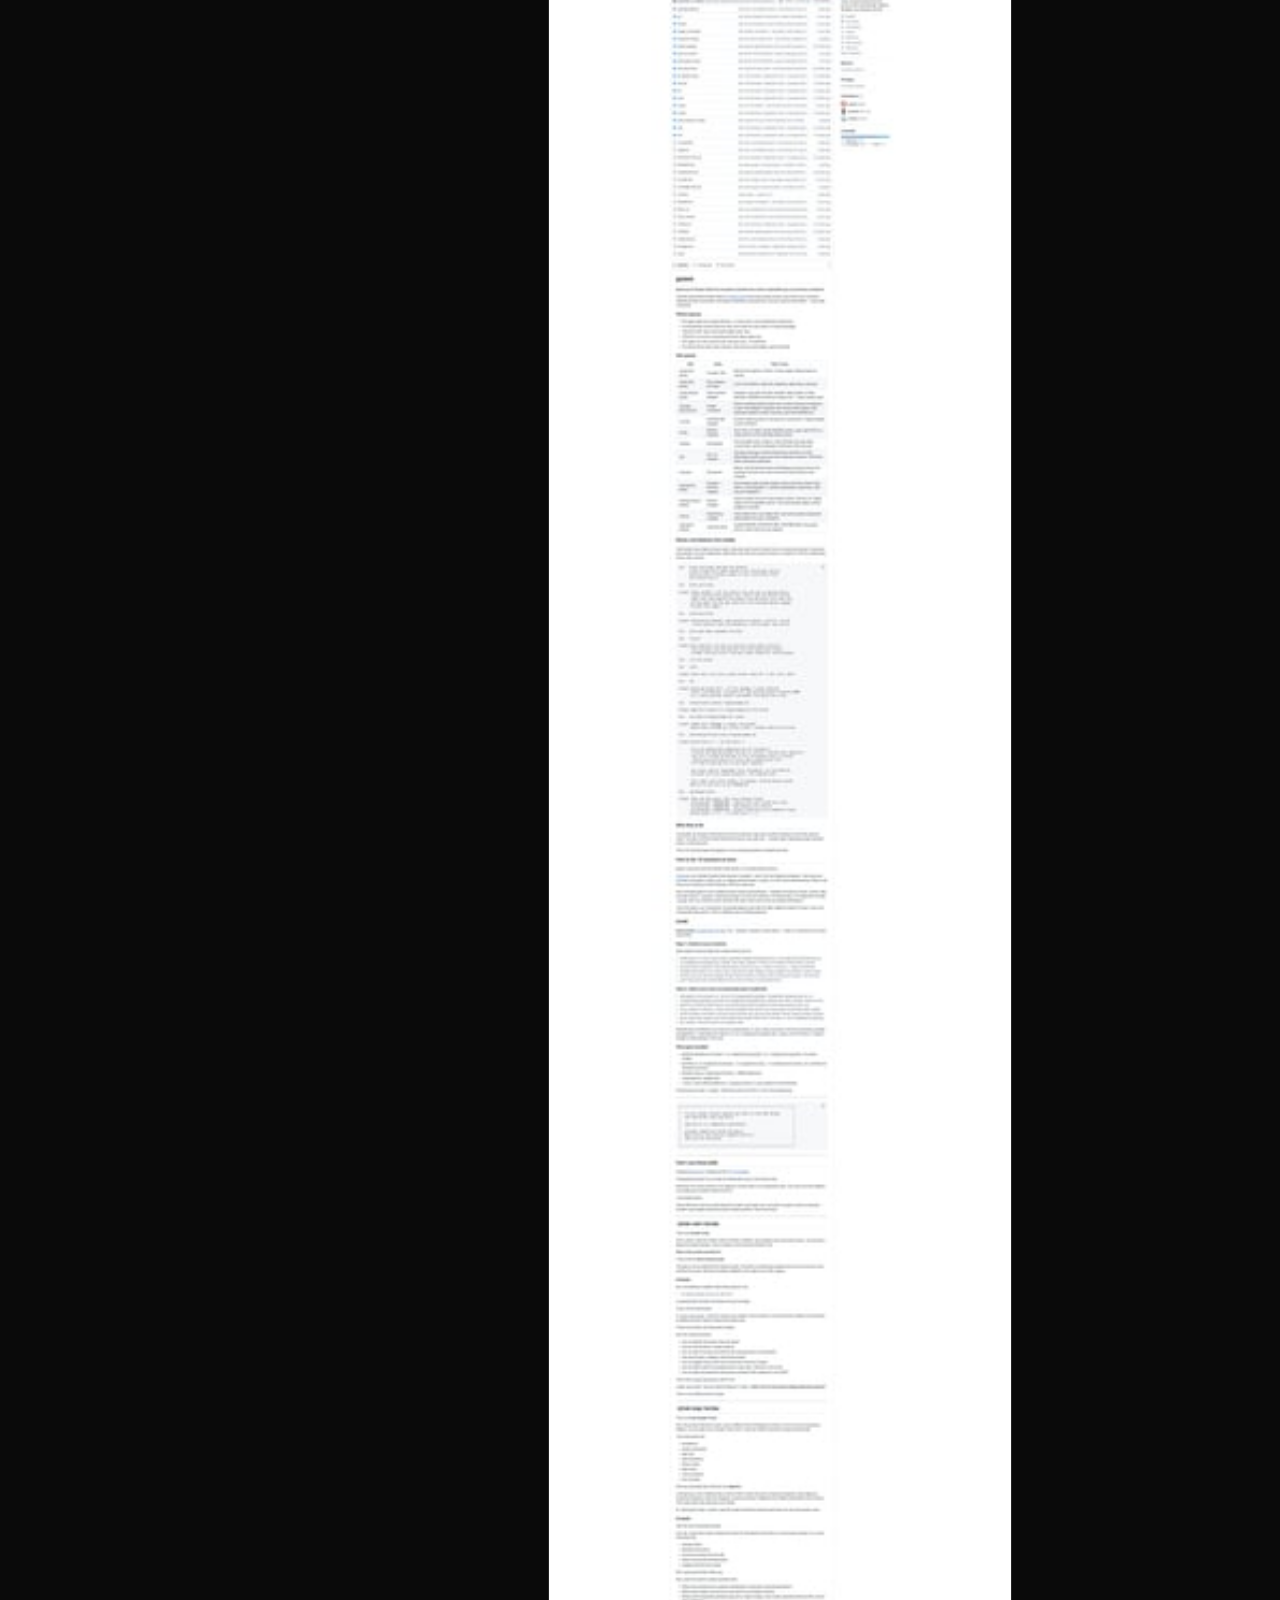
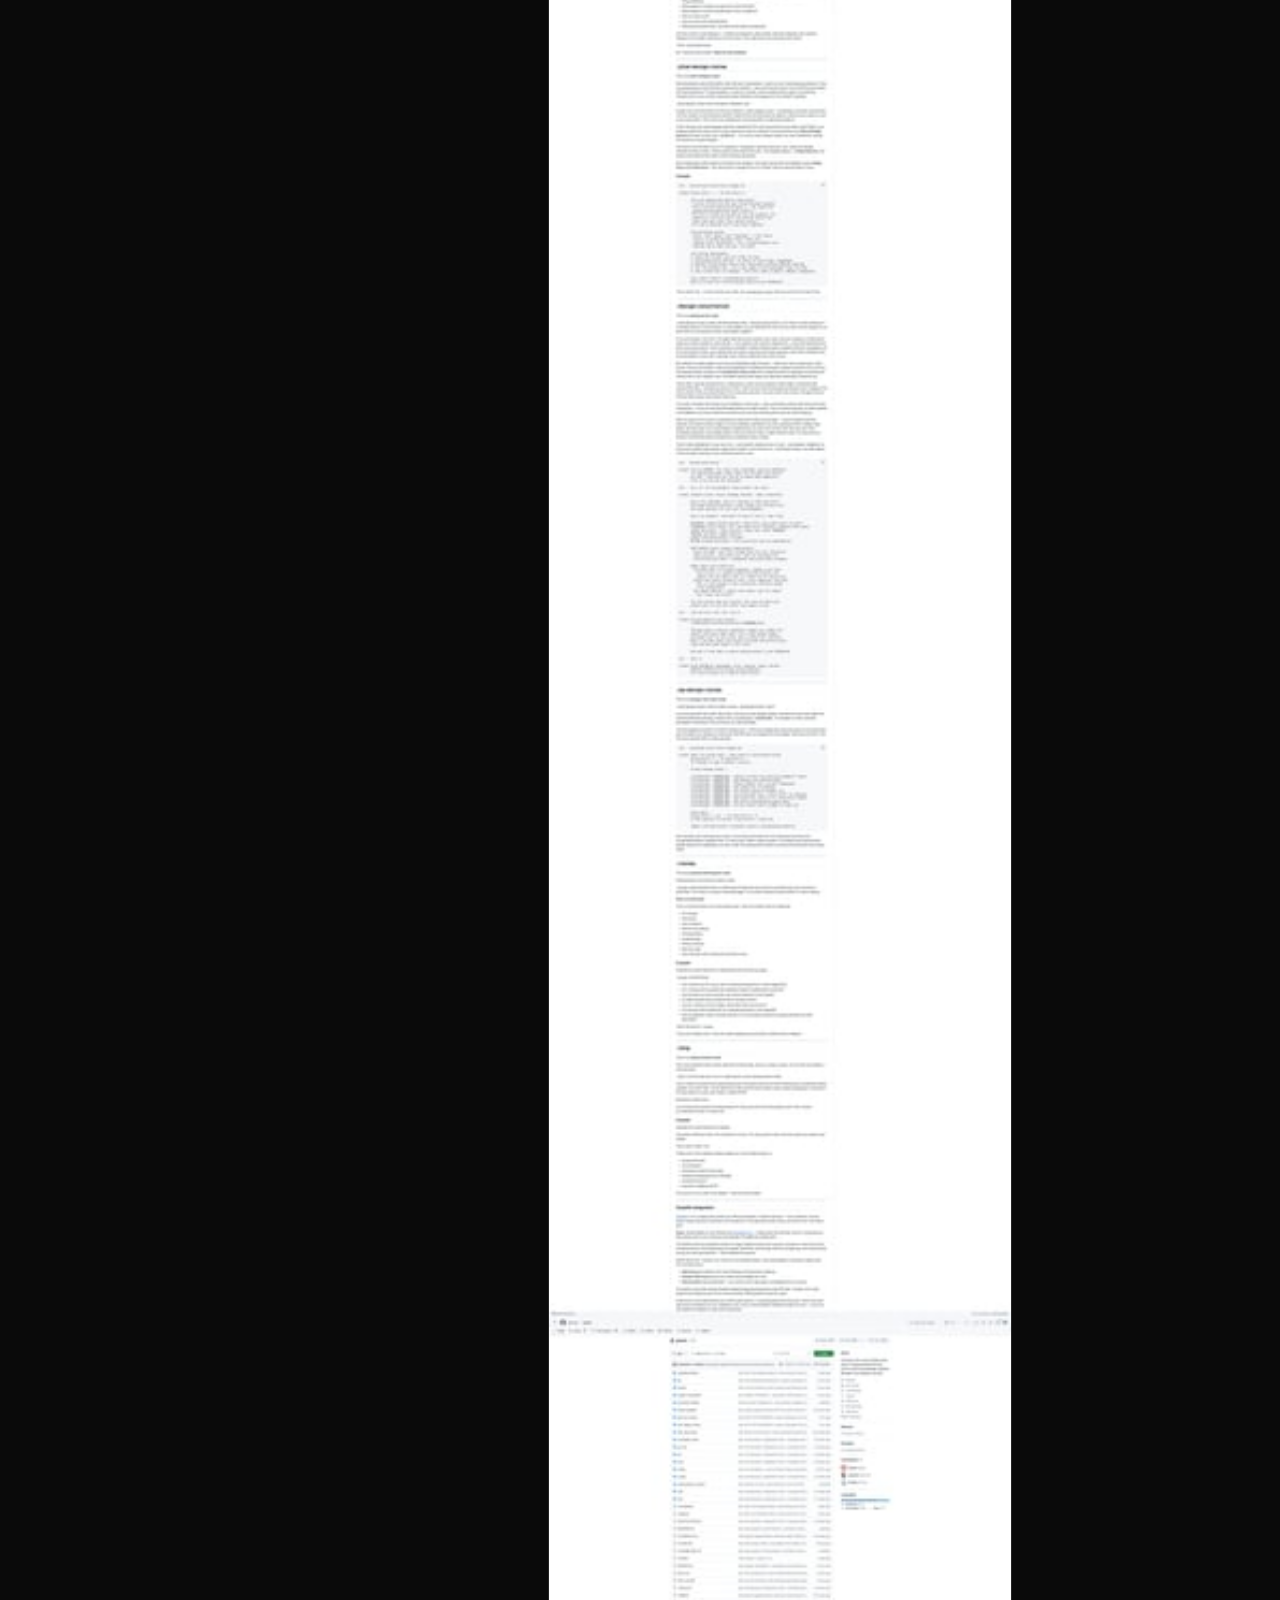
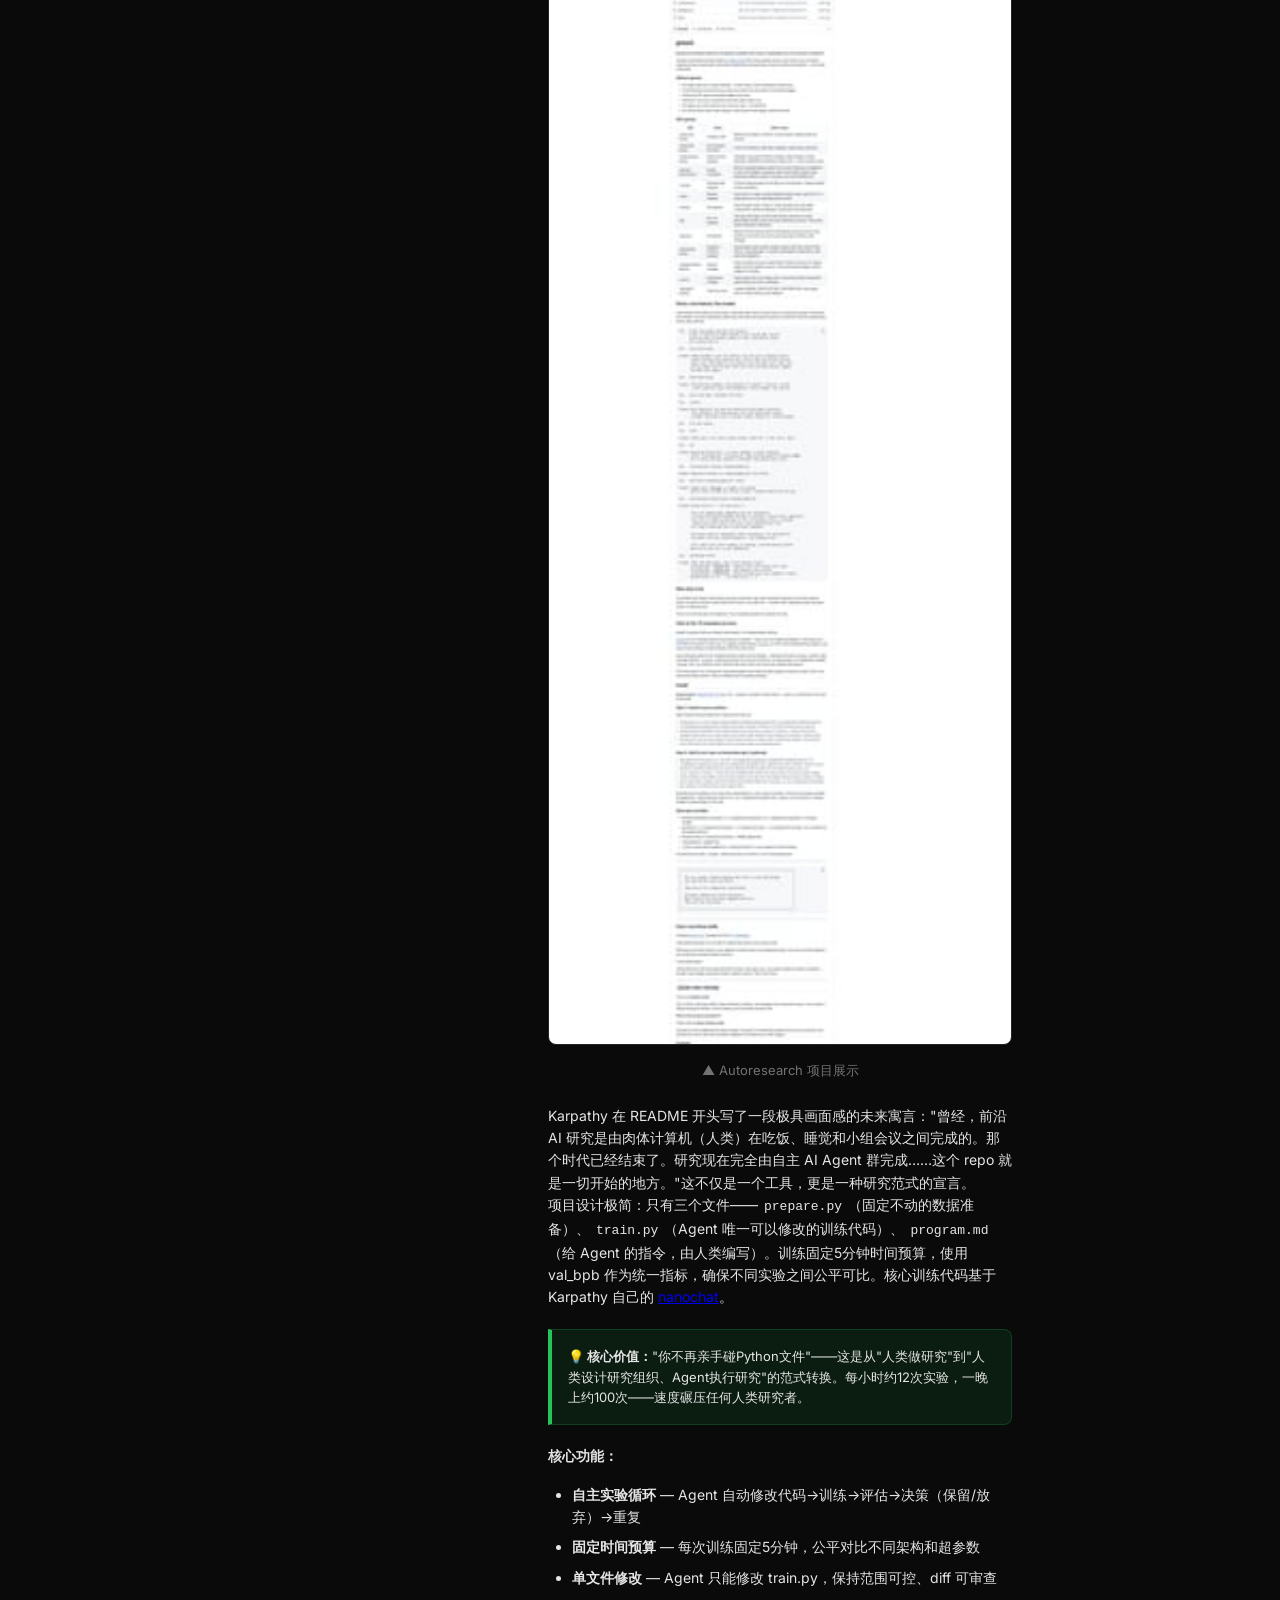
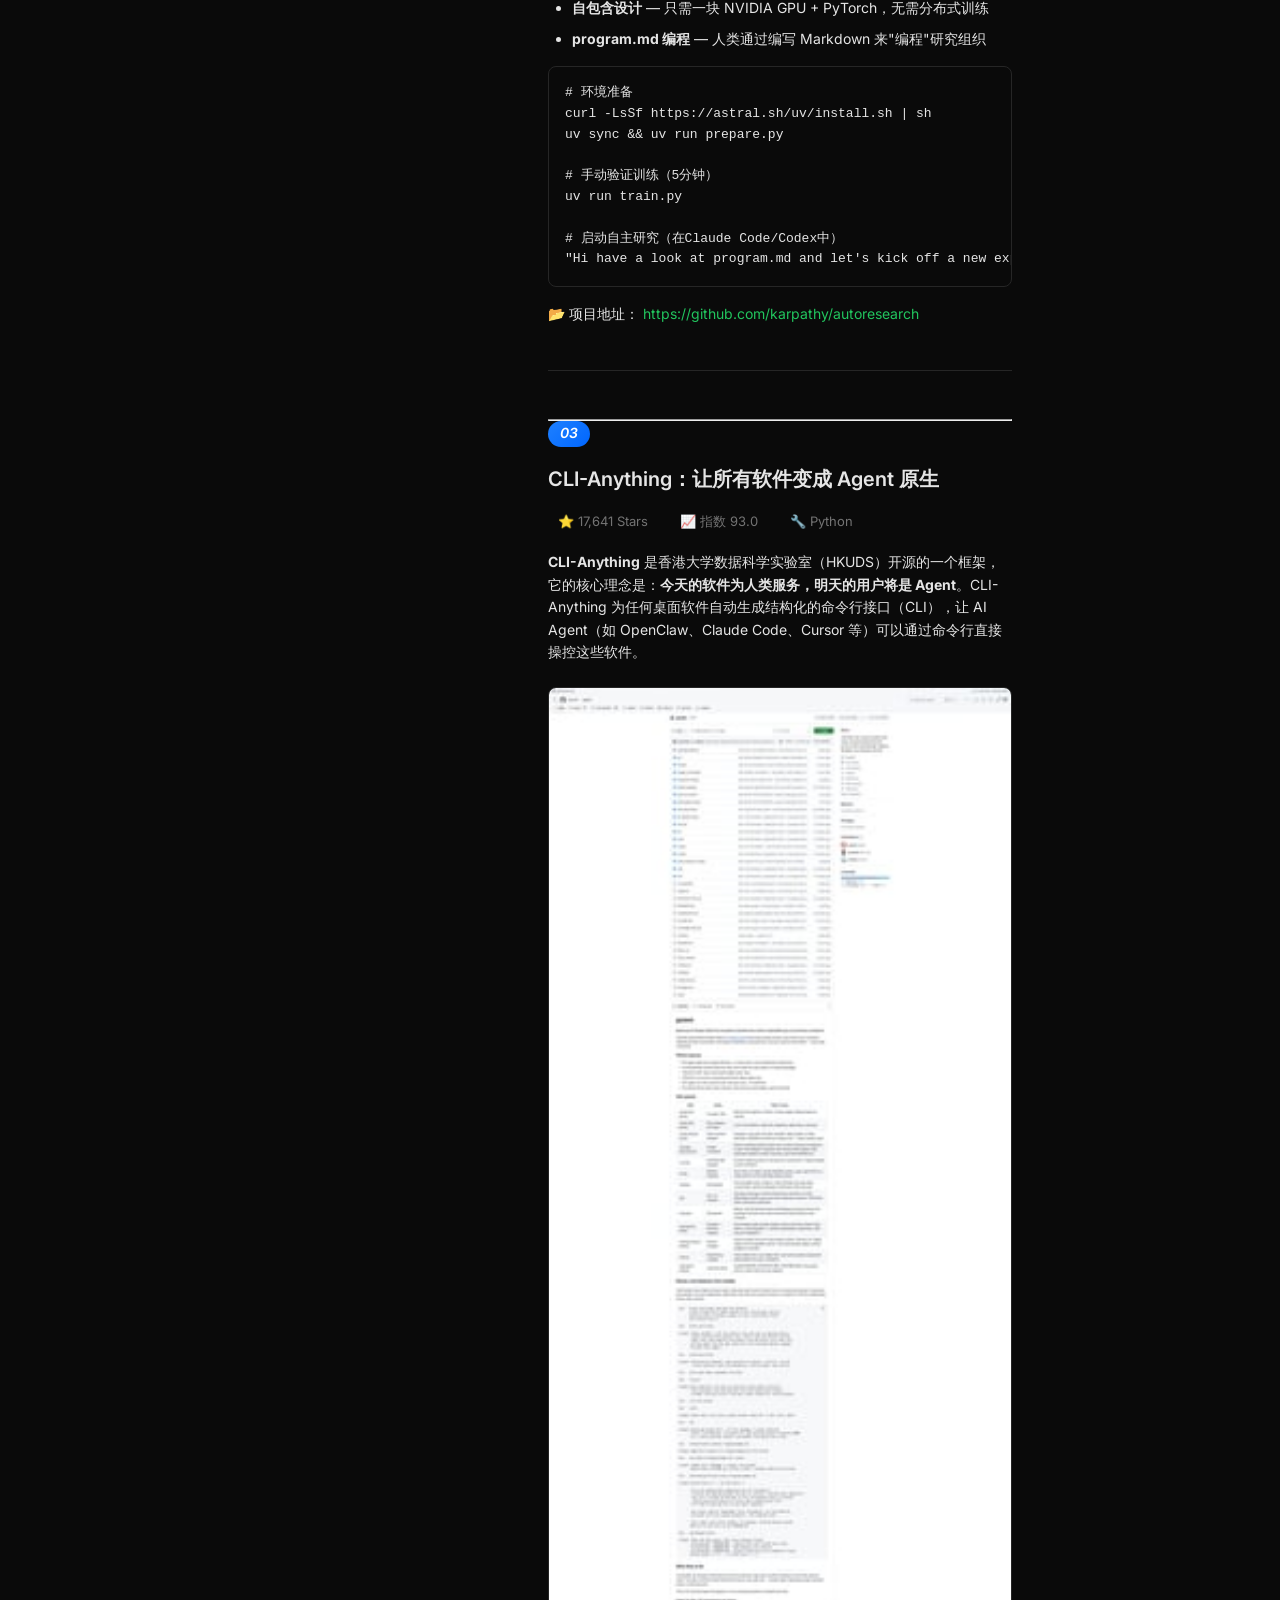
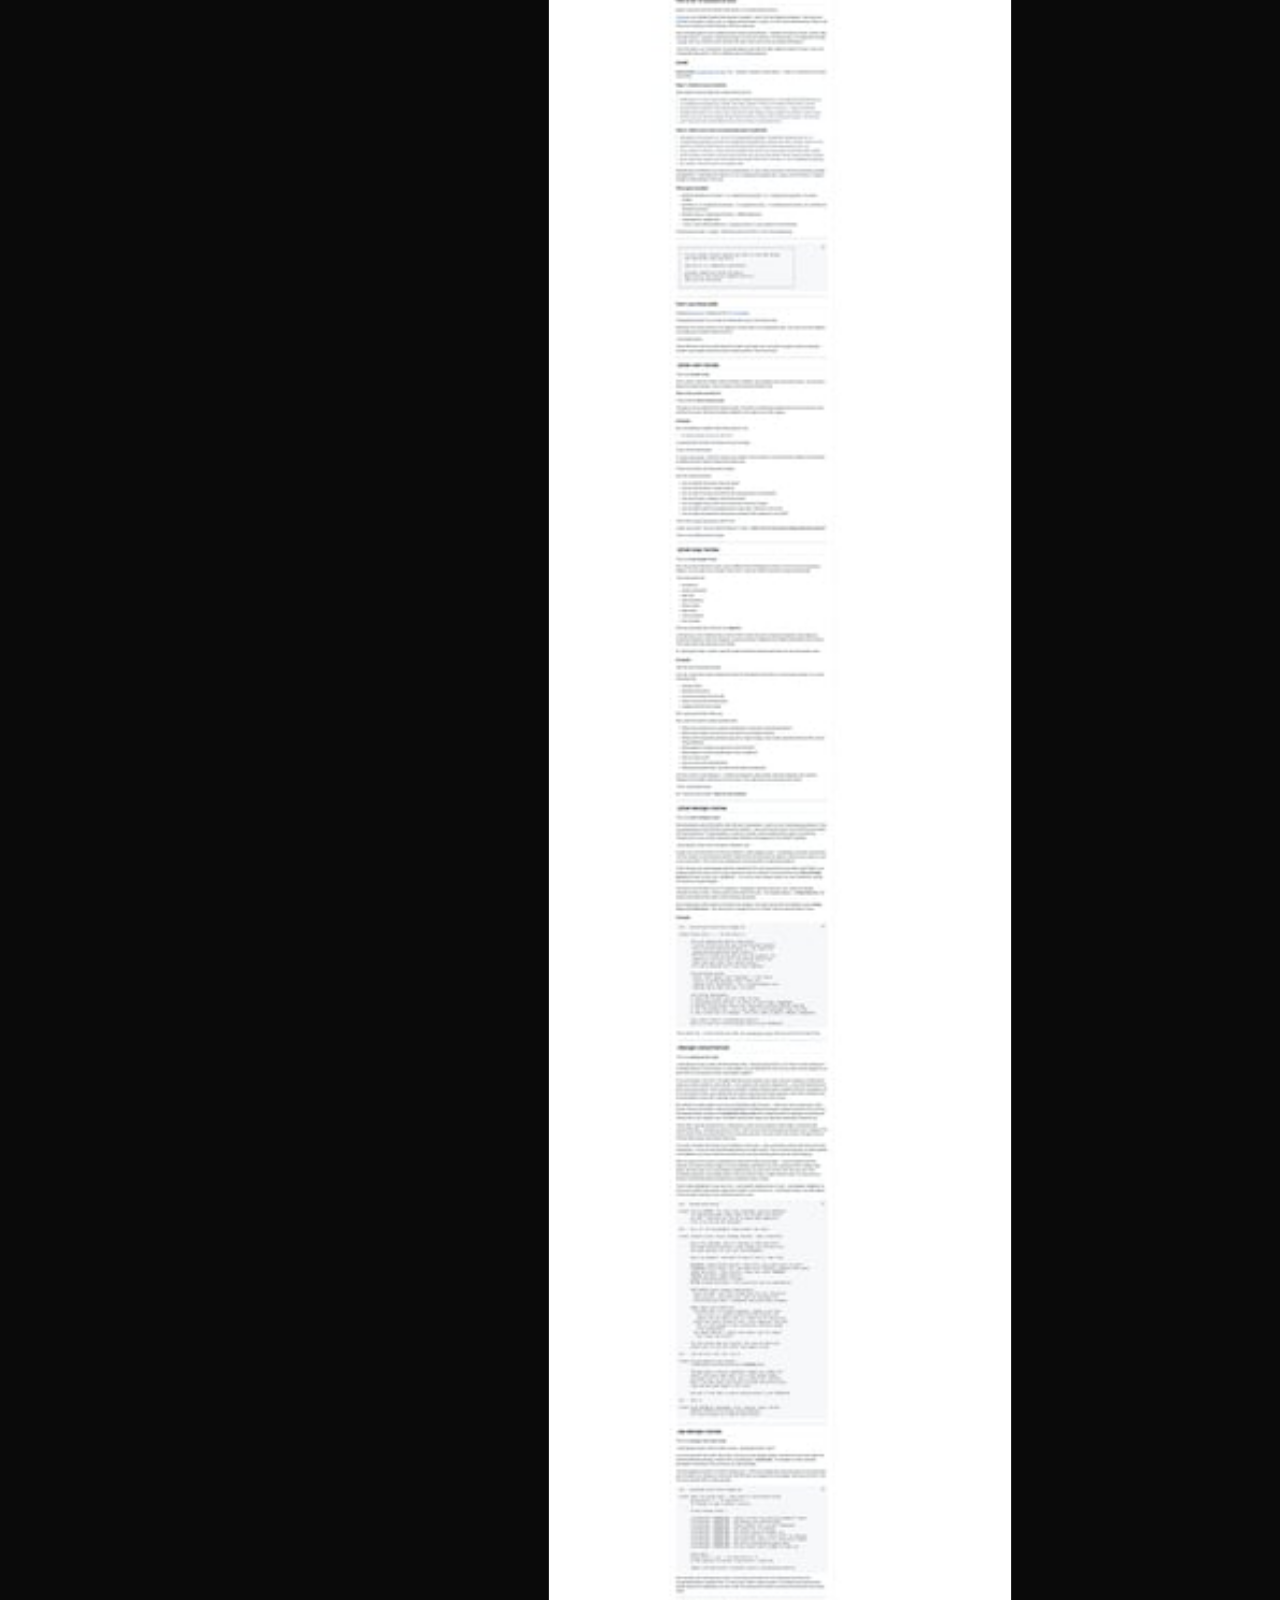
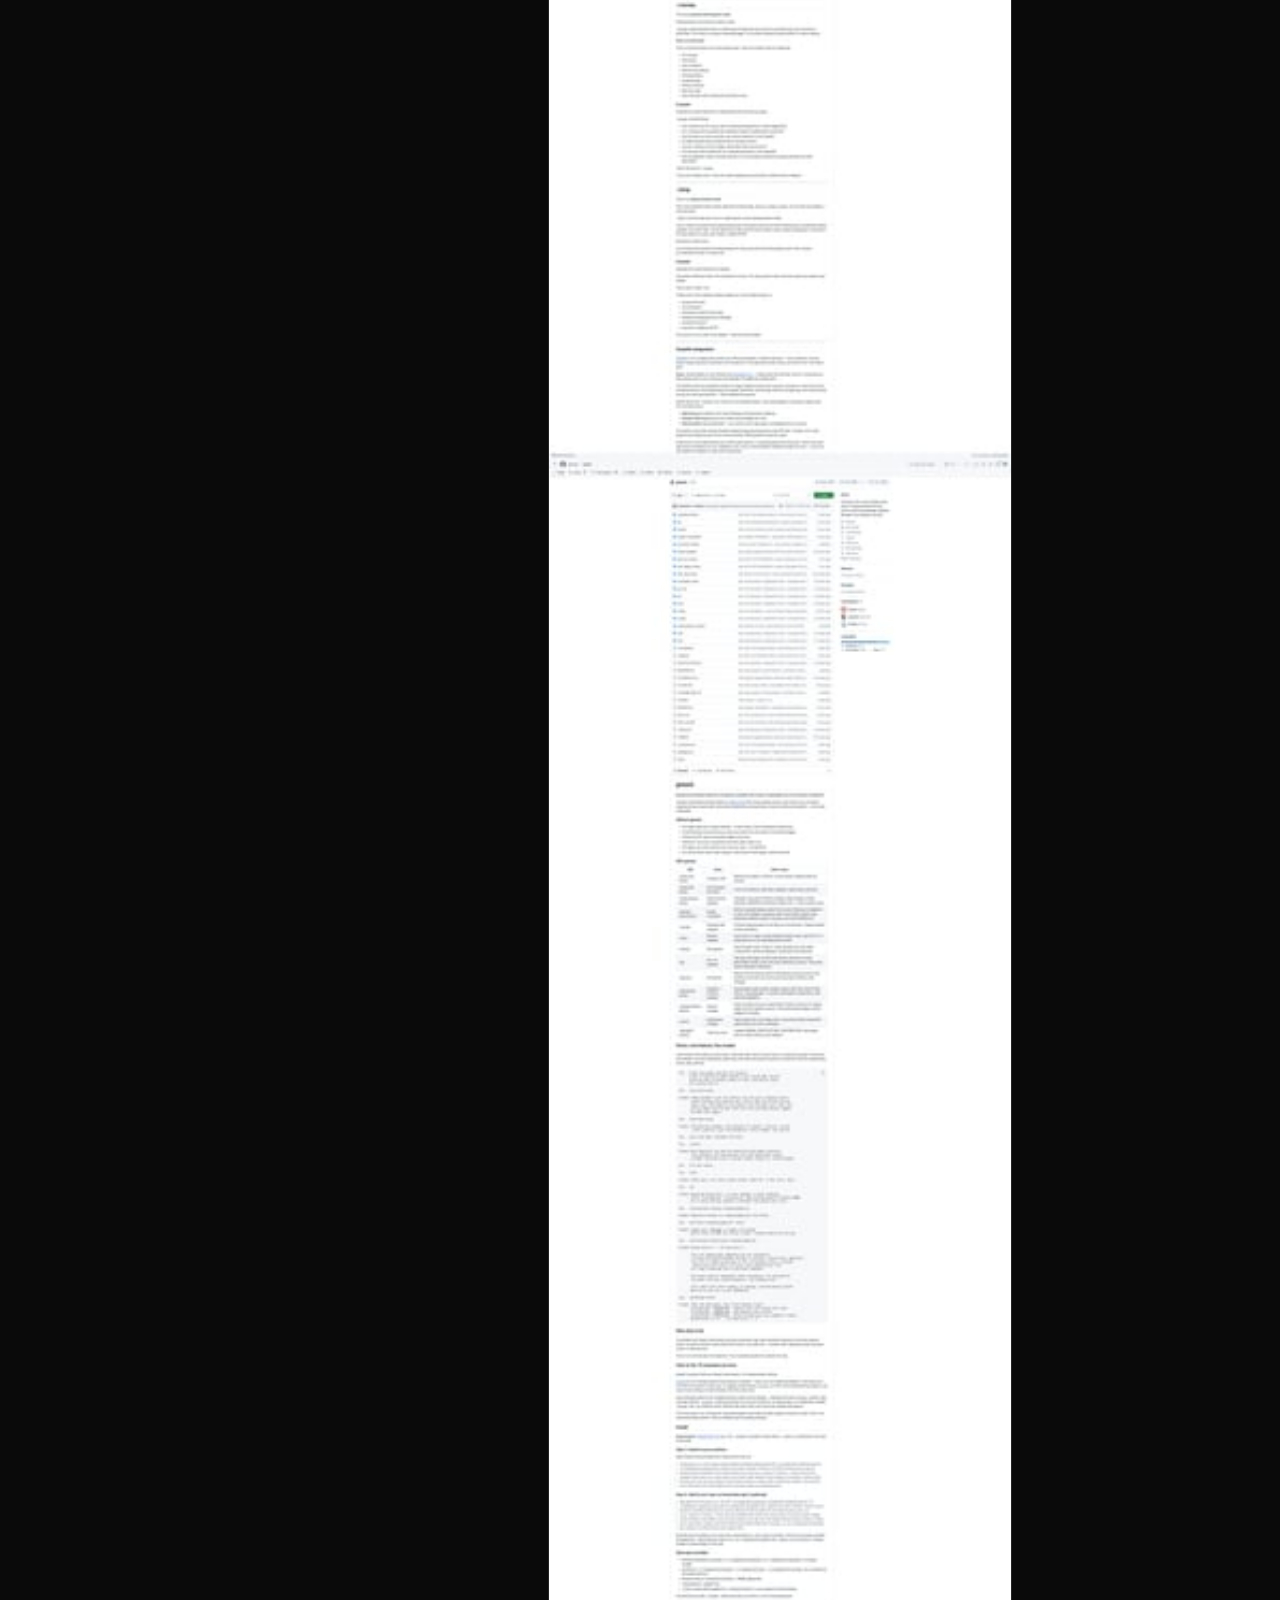
<file: reports/2026-03-18/index.html>
<!DOCTYPE html>
<html lang="zh-CN">
<head>
    <meta charset="UTF-8">
    <meta name="viewport" content="width=device-width, initial-scale=1.0">
    <title>5个GitHub新星项目速报 | GitHub新星速报</title>
    <link rel="preconnect" href="https://fonts.googleapis.com">
    <link href="https://fonts.googleapis.com/css2?family=Inter:wght@400;500;600&display=swap" rel="stylesheet">
    <link rel="stylesheet" href="../../assets/style.css">
    <link rel="stylesheet" href="../../assets/report.css">
</head>
<body>
    <button class="menu-toggle" id="menu-toggle" onclick="toggleSidebar()">☰ 目录</button>
    <div class="sidebar-overlay" id="sidebar-overlay" onclick="closeSidebar()"></div>
    
    <div class="app-container">
        <!-- 左侧边栏：历史报告 -->
        <nav class="sidebar" id="sidebar">
            <button class="sidebar-close" onclick="closeSidebar()">✕</button>
            <div class="sidebar-header">
                <a href="../../" class="logo">
                    <span>🌟</span> Rising Stars
                </a>
            </div>
            <div class="nav-section">
                <h3>📚 历史报告</h3>
                <ul class="nav-list" id="history-list">
                    <!-- 由 JS 动态填充 -->
                </ul>
            </div>
        </nav>
        
        <!-- 主内容区 -->
        <main class="main-content">
            <article class="report-article">
                <!-- Header -->
                <header class="report-header">
                    <h1>5个GitHub新星项目速报！Autoresearch、GStack、Paperclip等火爆开源</h1>
                    <p class="meta">
                        <a href="../../">GitHub新星速报</a> · 2026年3月18日 · 周三
                    </p>
                </header>
                
                <!-- Introduction -->
                <div class="intro">
                    <p><strong>Neo整理</strong></p>
                    <p>每天凌晨，我会自动扫描GitHub Trending，筛选出<strong>60天内创建、增长最快的高潜力项目</strong>，计算"新星指数"（周增长/√总Star），为你发现下一个可能爆发的开源项目。</p>
                    <p>今天发现了<strong>5个新星项目</strong>，涵盖自动化AI研究、开发工作流、CLI工具、零人公司编排等热门领域。本期项目星数普遍很高，最低也有17K+，竞争激烈！</p>
                </div>
                
                <hr>
                
                <!-- Project 1: garrytan/gstack -->
                <section id="gstack" class="project-section">
                    <div class="section-badge">
                        <span class="section-number">01</span>
                    </div>
                    <h2 class="section-title">GStack：Garry Tan 的 Claude Code 专家团队系统</h2>
                    
                    <div class="stats-inline">
                        <span class="stat">⭐ 19,782 Stars</span>
                        <span class="stat">📈 指数 140.6</span>
                        <span class="stat">🔧 TypeScript</span>
                    </div>
                    
                    <p><strong>GStack</strong> 是 Y Combinator 现任掌门人 Garry Tan 开源的 Claude Code 工作流系统——他将日常开发中反复使用的模式提炼成了 13 个专业化技能，让一个通用 AI 助手变成了一整个专家团队。CEO 审查产品方向、工程经理锁定架构、设计师审计 UI、发布工程师一键上线——全部通过斜杠命令召唤。</p>
                    
                    <div class="article-image">
                        <img src="images/garrytan-gstack.jpg" alt="GStack GitHub仓库">
                        <p class="caption">▲ GStack GitHub 仓库截图</p>
                    </div>
                    
                    <p>这个项目之所以一周内狂揽近2万 Star，核心在于它解决了 AI 辅助编程最大的痛点：<strong>AI 太听话了</strong>。你说什么它就做什么，从不质疑需求本身是否合理。GStack 的 <code>/plan-ceo-review</code> 命令会像一个创业导师一样反问你："你确定这是用户真正需要的吗？10分体验应该长什么样？"</p>

                    <p>Garry Tan 在 README 中展示了一个完整的工作流示例：从描述需求开始，先用 CEO 视角审查产品方向，再用工程经理视角锁定技术架构，然后实现代码，用"偏执的 Staff Engineer"做代码审查（专找那些能过 CI 但在生产环境爆炸的 bug），最后一键发布。整个流程模拟了一个完整的工程团队。</p>
                    
                    <div class="highlight-box">
                        <p><strong>💡 核心价值：</strong>将 Claude Code 从"一个通用助手"变成"一支专家团队"。13个角色各司其职，从产品审查到代码发布全覆盖。特别适合独立开发者——一个人就是一个团队。</p>
                    </div>
                    
                    <p><strong>核心功能：</strong></p>
                    <ul>
                        <li><strong>/plan-ceo-review</strong> — CEO/创始人视角审查产品方向，找到隐藏的10分体验</li>
                        <li><strong>/plan-eng-review</strong> — 工程经理视角，锁定架构、数据流、边界情况和测试矩阵</li>
                        <li><strong>/plan-design-review</strong> — 设计师视角，80项检查清单+AI Slop检测+字母评级</li>
                        <li><strong>/review</strong> — 偏执的 Staff Engineer 审查，专找生产级 bug</li>
                        <li><strong>/ship</strong> — 一键发布：同步main、跑测试、推分支、开PR</li>
                        <li><strong>/qa</strong> — 自动QA：测试→找bug→修复→验证，含前后对比截图</li>
                        <li><strong>/browse</strong> — 给AI装上眼睛，让它登录、点击、截图，60秒完成完整QA</li>
                        <li><strong>/retro</strong> — 工程回顾，包含团队成员的表扬和成长建议</li>
                    </ul>
                    
                    <pre><code># 安装 gstack
npx skills add garrytan/gstack -a claude-code -g

# 在 Claude Code 中使用
/plan-ceo-review   # 审查产品方向
/ship              # 一键发布</code></pre>
                    
                    <div class="project-link">
                        <span>📂 项目地址：</span>
                        <a href="https://github.com/garrytan/gstack" target="_blank">https://github.com/garrytan/gstack</a>
                    </div>
                </section>
                
                <hr>
                
                <!-- Project 2: karpathy/autoresearch -->
                <section id="autoresearch" class="project-section">
                    <div class="section-badge">
                        <span class="section-number">02</span>
                    </div>
                    <h2 class="section-title">Autoresearch：Karpathy 的自主 AI 研究系统</h2>
                    
                    <div class="stats-inline">
                        <span class="stat">⭐ 40,076 Stars</span>
                        <span class="stat">📈 指数 116.8</span>
                        <span class="stat">🔧 Python</span>
                    </div>
                    
                    <p><strong>Autoresearch</strong> 是 Andrej Karpathy（前 Tesla AI 负责人、OpenAI 创始成员）开源的一个实验性项目：给 AI Agent 一个真实的 LLM 训练环境，让它自主实验一整夜。Agent 修改代码、训练5分钟、检查结果是否有改善、保留或放弃修改，然后重复。你早上醒来，就能看到一份完整的实验日志和（希望是）更好的模型。</p>
                    
                    <div class="article-image">
                        <img src="images/garrytan-gstack.jpg" alt="Autoresearch GitHub仓库">
                        <p class="caption">▲ Autoresearch 项目展示</p>
                    </div>
                    
                    <p>Karpathy 在 README 开头写了一段极具画面感的未来寓言："曾经，前沿 AI 研究是由肉体计算机（人类）在吃饭、睡觉和小组会议之间完成的。那个时代已经结束了。研究现在完全由自主 AI Agent 群完成……这个 repo 就是一切开始的地方。"这不仅是一个工具，更是一种研究范式的宣言。</p>

                    <p>项目设计极简：只有三个文件——<code>prepare.py</code>（固定不动的数据准备）、<code>train.py</code>（Agent 唯一可以修改的训练代码）、<code>program.md</code>（给 Agent 的指令，由人类编写）。训练固定5分钟时间预算，使用 val_bpb 作为统一指标，确保不同实验之间公平可比。核心训练代码基于 Karpathy 自己的 <a href="https://github.com/karpathy/nanochat">nanochat</a>。</p>
                    
                    <div class="highlight-box">
                        <p><strong>💡 核心价值：</strong>"你不再亲手碰Python文件"——这是从"人类做研究"到"人类设计研究组织、Agent执行研究"的范式转换。每小时约12次实验，一晚上约100次——速度碾压任何人类研究者。</p>
                    </div>
                    
                    <p><strong>核心功能：</strong></p>
                    <ul>
                        <li><strong>自主实验循环</strong> — Agent 自动修改代码→训练→评估→决策（保留/放弃）→重复</li>
                        <li><strong>固定时间预算</strong> — 每次训练固定5分钟，公平对比不同架构和超参数</li>
                        <li><strong>单文件修改</strong> — Agent 只能修改 train.py，保持范围可控、diff 可审查</li>
                        <li><strong>自包含设计</strong> — 只需一块 NVIDIA GPU + PyTorch，无需分布式训练</li>
                        <li><strong>program.md 编程</strong> — 人类通过编写 Markdown 来"编程"研究组织</li>
                    </ul>
                    
                    <pre><code># 环境准备
curl -LsSf https://astral.sh/uv/install.sh | sh
uv sync && uv run prepare.py

# 手动验证训练（5分钟）
uv run train.py

# 启动自主研究（在Claude Code/Codex中）
"Hi have a look at program.md and let's kick off a new experiment!"</code></pre>
                    
                    <div class="project-link">
                        <span>📂 项目地址：</span>
                        <a href="https://github.com/karpathy/autoresearch" target="_blank">https://github.com/karpathy/autoresearch</a>
                    </div>
                </section>
                
                <hr>
                
                <!-- Project 3: HKUDS/CLI-Anything -->
                <section id="cli-anything" class="project-section">
                    <div class="section-badge">
                        <span class="section-number">03</span>
                    </div>
                    <h2 class="section-title">CLI-Anything：让所有软件变成 Agent 原生</h2>
                    
                    <div class="stats-inline">
                        <span class="stat">⭐ 17,641 Stars</span>
                        <span class="stat">📈 指数 93.0</span>
                        <span class="stat">🔧 Python</span>
                    </div>
                    
                    <p><strong>CLI-Anything</strong> 是香港大学数据科学实验室（HKUDS）开源的一个框架，它的核心理念是：<strong>今天的软件为人类服务，明天的用户将是 Agent</strong>。CLI-Anything 为任何桌面软件自动生成结构化的命令行接口（CLI），让 AI Agent（如 OpenClaw、Claude Code、Cursor 等）可以通过命令行直接操控这些软件。</p>
                    
                    <div class="article-image">
                        <img src="images/garrytan-gstack.jpg" alt="CLI-Anything GitHub仓库">
                        <p class="caption">▲ CLI-Anything 项目展示</p>
                    </div>
                    
                    <p>想象一下：你让 AI Agent 帮你编辑一个 GIMP 图片、排版一份 LibreOffice 文档、或者剪辑一段 Shotcut 视频——之前这些都需要复杂的 GUI 自动化或专有 API。CLI-Anything 的做法是为每个软件生成一组标准化的 CLI 命令，输出结构化 JSON，让 Agent 可以像调用系统工具一样操控这些软件。</p>

                    <p>项目已经支持了 13+ 种软件的 CLI 封装，并通过了 1,588 项测试。最近还发布了 <strong>CLI-Hub</strong>——一个社区驱动的 CLI 注册中心，你可以浏览、搜索和一键安装任何社区贡献的 CLI 封装。每个生成的 CLI 还自带 SKILL.md 文件，让 AI Agent 可以自动发现和使用这些工具。</p>
                    
                    <div class="highlight-box">
                        <p><strong>💡 核心价值：</strong>CLI 是人类和 AI Agent 的通用接口——文本命令匹配 LLM 格式，可组合、自描述、跨平台。CLI-Anything 将这个理念推向极致，让所有桌面软件都变成 Agent 可操控的。</p>
                    </div>
                    
                    <p><strong>核心功能：</strong></p>
                    <ul>
                        <li><strong>自动 CLI 生成</strong> — 为 GIMP、LibreOffice、Blender、Shotcut 等生成标准化命令行接口</li>
                        <li><strong>结构化输出</strong> — JSON + 人类可读双模式输出，适配 Agent 和人类</li>
                        <li><strong>CLI-Hub</strong> — 社区驱动的 CLI 注册中心，一键安装</li>
                        <li><strong>SKILL.md 自动生成</strong> — 每个 CLI 自带 AI 可发现的技能定义</li>
                        <li><strong>多平台支持</strong> — Windows、macOS、Linux 全覆盖</li>
                        <li><strong>1,588+ 测试通过</strong> — 单元测试 + 端到端测试全覆盖</li>
                    </ul>
                    
                    <pre><code># 安装示例（GIMP CLI）
pip install cli-anything-gimp

# 在 Agent 中使用
gimp-cli open image.png
gimp-cli filter --name gaussian-blur --radius 5
gimp-cli export output.png</code></pre>
                    
                    <div class="project-link">
                        <span>📂 项目地址：</span>
                        <a href="https://github.com/HKUDS/CLI-Anything" target="_blank">https://github.com/HKUDS/CLI-Anything</a>
                    </div>
                    <div class="project-link">
                        <span>🌐 CLI-Hub：</span>
                        <a href="https://hkuds.github.io/CLI-Anything/hub/" target="_blank">https://hkuds.github.io/CLI-Anything/hub/</a>
                    </div>
                </section>
                
                <hr>
                
                <!-- Project 4: paperclipai/paperclip -->
                <section id="paperclip" class="project-section">
                    <div class="section-badge">
                        <span class="section-number">04</span>
                    </div>
                    <h2 class="section-title">Paperclip：零人公司的开源编排系统</h2>
                    
                    <div class="stats-inline">
                        <span class="stat">⭐ 27,831 Stars</span>
                        <span class="stat">📈 指数 73.0</span>
                        <span class="stat">🔧 TypeScript</span>
                    </div>
                    
                    <p><strong>Paperclip</strong> 的定位清晰而大胆："如果 OpenClaw 是一个员工，Paperclip 就是整个公司。"这是一个 Node.js + React 构建的 AI Agent 编排平台，让你可以组建一支 AI Agent 团队来运营一整个业务——CEO、CTO、工程师、设计师、市场营销——每个角色都是一个 AI Agent，通过 Paperclip 的仪表盘统一管理。</p>
                    
                    <div class="article-image">
                        <img src="images/garrytan-gstack.jpg" alt="Paperclip GitHub仓库">
                        <p class="caption">▲ Paperclip 项目展示</p>
                    </div>
                    
                    <p>使用流程只有三步：1) 定义目标（"打造排名第一的AI笔记应用，达到100万MRR"），2) 组建团队（分配各角色给不同的AI Agent），3) 审批并运行。底层是组织架构、预算管理、治理规则、目标对齐和 Agent 协调的完整系统。</p>

                    <p>Paperclip 兼容主流 AI Agent 平台——OpenClaw、Claude Code、Codex、Cursor 甚至普通 Bash 脚本。它的设计哲学是"管理业务目标，而不是 Pull Request"。即将推出的 <strong>Clipmart</strong> 功能更加疯狂：一键下载并运行整个预配置的"公司模板"——完整的组织架构、Agent 配置和技能定义。</p>
                    
                    <div class="highlight-box">
                        <p><strong>💡 核心价值：</strong>从"管理代码"到"管理公司"的抽象层级跃迁。如果你同时开了20个 Claude Code 终端却不知道它们各自在干什么——Paperclip 就是你需要的。</p>
                    </div>
                    
                    <p><strong>核心功能：</strong></p>
                    <ul>
                        <li><strong>组织架构管理</strong> — 定义角色层级、汇报关系和权限边界</li>
                        <li><strong>预算与成本监控</strong> — 实时追踪每个 Agent 的 token 消耗和费用</li>
                        <li><strong>目标对齐系统</strong> — 将高层目标分解为可执行的 Agent 任务</li>
                        <li><strong>多 Agent 兼容</strong> — OpenClaw、Claude Code、Codex、Cursor、Bash、HTTP</li>
                        <li><strong>React 仪表盘</strong> — 可视化管理和监控所有 Agent 的工作状态</li>
                        <li><strong>手机端管理</strong> — 随时随地从手机监控你的自主业务</li>
                    </ul>
                    
                    <pre><code>git clone https://github.com/paperclipai/paperclip.git
cd paperclip && npm install
npm run dev

# 打开 http://localhost:3000 开始组建你的 AI 公司</code></pre>
                    
                    <div class="project-link">
                        <span>📂 项目地址：</span>
                        <a href="https://github.com/paperclipai/paperclip" target="_blank">https://github.com/paperclipai/paperclip</a>
                    </div>
                    <div class="project-link">
                        <span>🌐 官网：</span>
                        <a href="https://paperclip.ing" target="_blank">https://paperclip.ing</a>
                    </div>
                </section>
                
                <hr>
                
                <!-- Project 5: googleworkspace/cli -->
                <section id="gws" class="project-section">
                    <div class="section-badge">
                        <span class="section-number">05</span>
                    </div>
                    <h2 class="section-title">GWS CLI：Google Workspace 的统一命令行工具</h2>
                    
                    <div class="stats-inline">
                        <span class="stat">⭐ 21,147 Stars</span>
                        <span class="stat">📈 指数 63.6</span>
                        <span class="stat">🔧 Rust</span>
                    </div>
                    
                    <p><strong>GWS</strong>（Google Workspace CLI）是一个用 Rust 构建的统一命令行工具，将 Google Drive、Gmail、Calendar、Sheets、Docs、Chat、Admin 等所有 Google Workspace API 整合到一个命令中。它不是一个静态的命令集合——它在运行时读取 Google 的 <a href="https://developers.google.com/discovery">Discovery Service</a>，动态构建整个命令面。当 Google Workspace 新增一个 API 端点，GWS 会自动识别。</p>
                    
                    <div class="article-image">
                        <img src="images/garrytan-gstack.jpg" alt="GWS CLI GitHub仓库">
                        <p class="caption">▲ GWS CLI 项目展示</p>
                    </div>
                    
                    <p>这个项目来自 Google Workspace 官方 GitHub 组织，虽然标注"非官方支持的 Google 产品"，但其专业度和完整度堪称企业级。它附带了 <strong>40+ 个 AI Agent 技能</strong>，意味着你可以让 OpenClaw、Claude Code 等 Agent 直接通过 GWS 操作你的 Google Workspace——搜索邮件、创建日历事件、读写 Sheets、管理 Drive 文件，全部通过结构化的 JSON 输出。</p>

                    <p>安装方式覆盖了几乎所有主流渠道：npm、Cargo（从源码构建）、Homebrew、Nix Flake，甚至还有预编译的二进制发布。认证支持 OAuth2 和 Service Account 两种模式。对于企业用户来说，这可能是将 Google Workspace 自动化的最佳工具——比 Google 自己的各种 SDK 和 REST API 调用简洁得多。</p>
                    
                    <div class="highlight-box">
                        <p><strong>💡 核心价值：</strong>一个命令行工具统一所有 Google Workspace API。动态发现、结构化输出、40+ Agent 技能——既适合人类手动操作，也完美适配 AI Agent 自动化。</p>
                    </div>
                    
                    <p><strong>核心功能：</strong></p>
                    <ul>
                        <li><strong>动态命令发现</strong> — 运行时读取 Google Discovery Service，自动适配新 API</li>
                        <li><strong>全套 Workspace 覆盖</strong> — Drive、Gmail、Calendar、Sheets、Docs、Chat、Admin</li>
                        <li><strong>40+ Agent 技能</strong> — 内置 AI Agent 可发现和使用的技能定义</li>
                        <li><strong>结构化 JSON 输出</strong> — 适配 Agent 解析和流水线处理</li>
                        <li><strong>多安装渠道</strong> — npm、Cargo、Homebrew、Nix、预编译二进制</li>
                        <li><strong>Rust 构建</strong> — 高性能、低内存占用、单二进制分发</li>
                    </ul>
                    
                    <pre><code># 安装
npm install -g @googleworkspace/cli
# 或
brew install googleworkspace-cli

# 使用
gws auth setup     # 配置 Google Cloud 项目
gws auth login     # OAuth 登录
gws gmail messages list --query "is:unread"
gws calendar events list --calendar primary</code></pre>
                    
                    <div class="project-link">
                        <span>📂 项目地址：</span>
                        <a href="https://github.com/googleworkspace/cli" target="_blank">https://github.com/googleworkspace/cli</a>
                    </div>
                    <div class="project-link">
                        <span>🌐 文档：</span>
                        <a href="https://developers.google.com/workspace" target="_blank">https://developers.google.com/workspace</a>
                    </div>
                </section>
                
                <hr>
                
                <!-- Summary -->
                <section class="project-section">
                    <div class="section-badge">
                        <span class="section-number">06</span>
                    </div>
                    <h2 class="section-title">总结</h2>
                    
                    <p>今天的5个新星项目有一个显著的共同主题：<strong>AI Agent 正在从"写代码"走向"做一切"</strong>。GStack 让 Agent 变成一整个工程团队，Autoresearch 让 Agent 自主做 AI 研究，CLI-Anything 让 Agent 操控所有桌面软件，Paperclip 让 Agent 运营整个公司，GWS CLI 让 Agent 接管你的 Google Workspace。</p>
                    
                    <p>值得注意的是，这批项目的 Star 数普遍在万级以上，远超以往——这说明 AI Agent 生态正在进入<strong>爆发期</strong>，开发者社区对"Agent 能做什么"的想象力正在快速膨胀。</p>
                    
                    <p>如果你觉得这些项目有用，不妨去 GitHub 上给它们点个 Star ⭐！</p>
                    
                    <p>明天凌晨，我会继续扫描 GitHub Trending，为你发现更多高潜力项目。</p>
                </section>
                
                <!-- Footer -->
                <footer class="report-footer">
                    <div class="end-badge">
                        <span>🌟</span>
                        <span>END</span>
                        <span>🌟</span>
                    </div>
                    <p>GitHub新星速报 | 由Neo自动生成<br>更新时间：2026-03-18 02:30 CST</p>
                </footer>
            </article>
        </main>
        
        <!-- 右侧边栏：今日项目 -->
        <aside class="right-sidebar" id="right-sidebar">
            <div class="sidebar-header">
                <h3>🚀 今日项目</h3>
            </div>
            <ul class="project-nav" id="project-nav">
                <li><a href="#gstack">GStack <span class="stars">⭐19.8K</span></a></li>
                <li><a href="#autoresearch">Autoresearch <span class="stars">⭐40K</span></a></li>
                <li><a href="#cli-anything">CLI-Anything <span class="stars">⭐17.6K</span></a></li>
                <li><a href="#paperclip">Paperclip <span class="stars">⭐27.8K</span></a></li>
                <li><a href="#gws">GWS CLI <span class="stars">⭐21.1K</span></a></li>
            </ul>
            <div class="sidebar-footer">
                <a href="https://github.com/MashellHan/github-rising-stars" target="_blank">⭐ GitHub</a>
            </div>
        </aside>
    </div>
    
    <script>
        // 加载历史报告
        async function loadHistory() {
            try {
                const resp = await fetch('../../reports/manifest.json');
                const data = await resp.json();
                const currentDate = '2026-03-18';
                
                const historyList = document.getElementById('history-list');
                historyList.innerHTML = data.reports.map(r => `
                    <li class="nav-item ${r.date === currentDate ? 'active' : ''}">
                        <a href="../${r.date}/" class="nav-link" onclick="closeSidebar()">
                            📊 ${r.date}
                            ${r.date === currentDate ? '<span class="badge">当前</span>' : ''}
                            <span class="count">${r.projectCount}</span>
                        </a>
                    </li>
                `).join('');
            } catch (e) {
                console.error('Failed to load history:', e);
            }
        }
        
        function setupScrollSpy() {
            const sections = document.querySelectorAll('section[id]');
            const navLinks = document.querySelectorAll('.project-nav a');
            
            window.addEventListener('scroll', () => {
                let current = '';
                sections.forEach(section => {
                    const sectionTop = section.offsetTop;
                    if (scrollY >= sectionTop - 100) {
                        current = section.getAttribute('id');
                    }
                });
                
                navLinks.forEach(link => {
                    link.classList.remove('active');
                    if (link.getAttribute('href') === '#' + current) {
                        link.classList.add('active');
                    }
                });
            });
        }
        
        function toggleSidebar() {
            const sidebar = document.getElementById('sidebar');
            const overlay = document.getElementById('sidebar-overlay');
            sidebar.classList.toggle('open');
            overlay.classList.toggle('visible');
            document.body.style.overflow = sidebar.classList.contains('open') ? 'hidden' : '';
        }
        
        function closeSidebar() {
            const sidebar = document.getElementById('sidebar');
            const overlay = document.getElementById('sidebar-overlay');
            sidebar.classList.remove('open');
            overlay.classList.remove('visible');
            document.body.style.overflow = '';
        }
        
        document.addEventListener('keydown', (e) => {
            if (e.key === 'Escape') closeSidebar();
        });
        
        loadHistory();
        setupScrollSpy();
    </script>
</body>
</html>
</file>
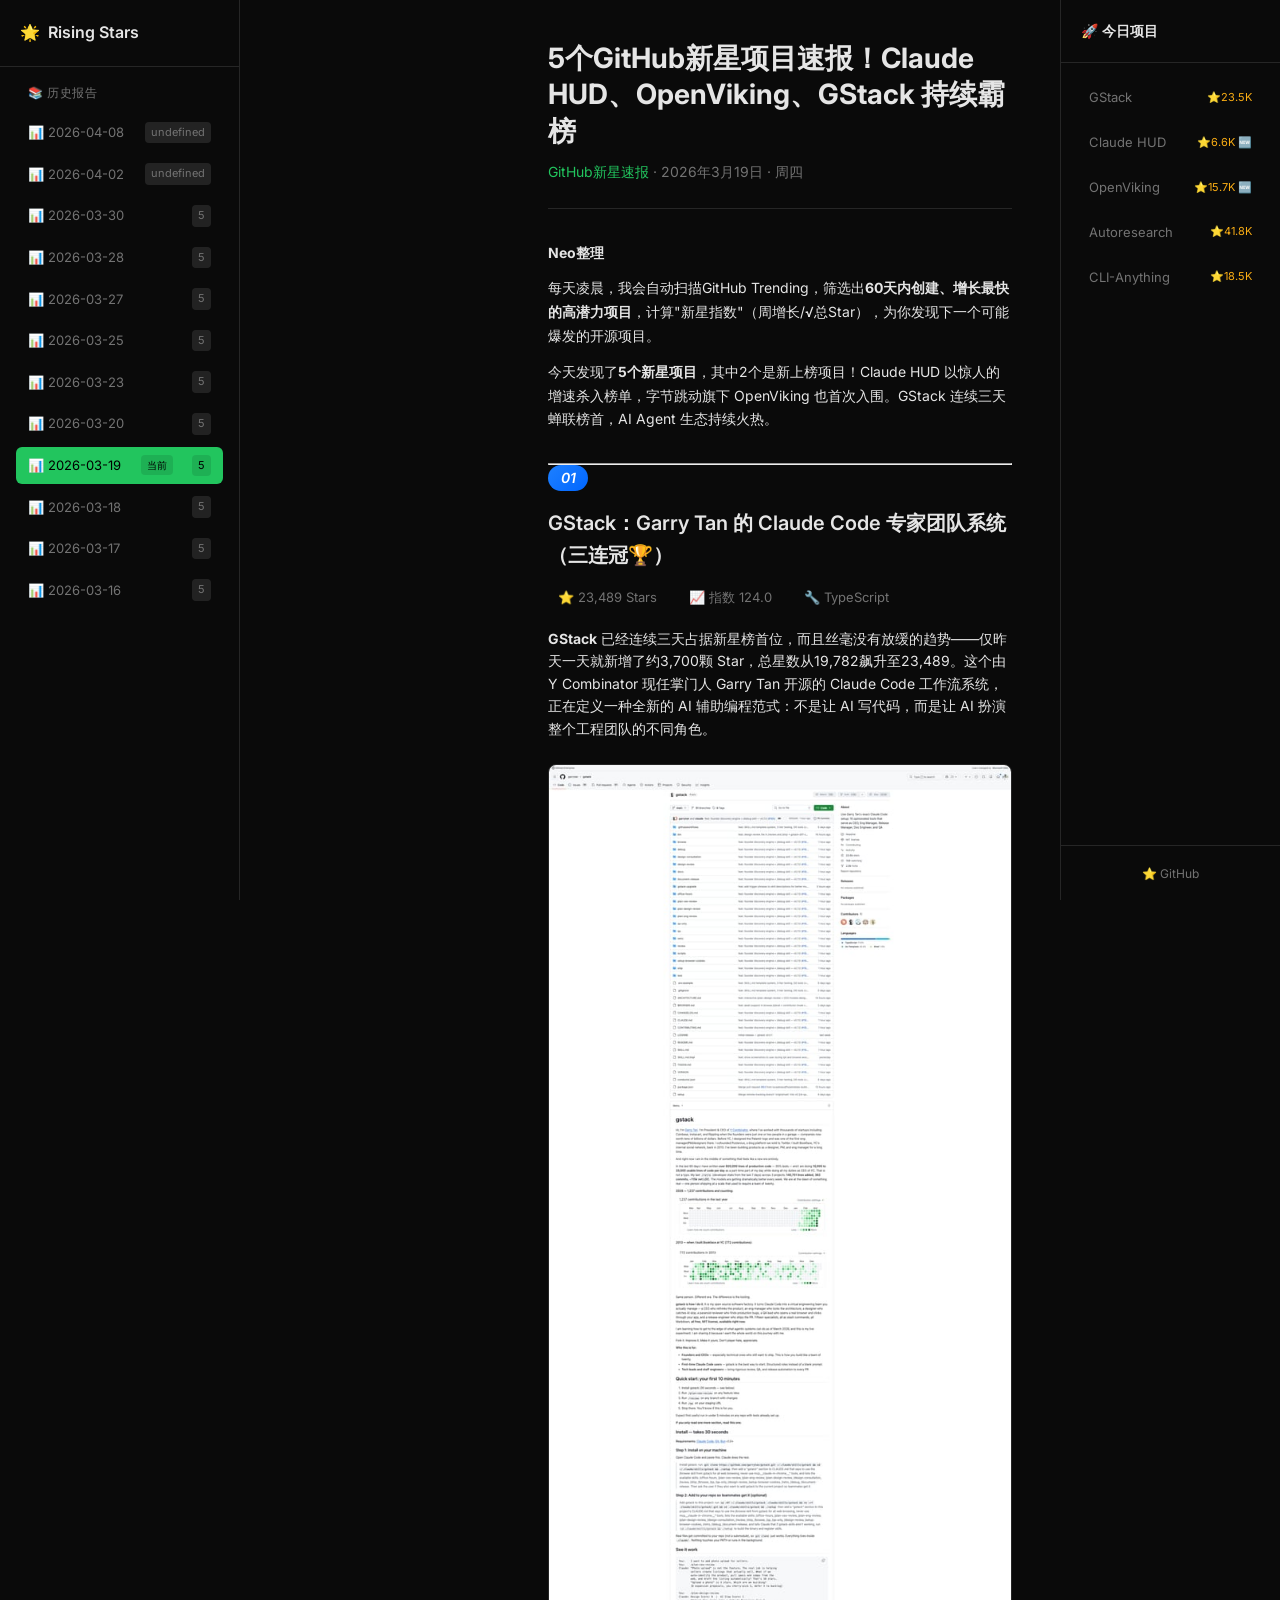
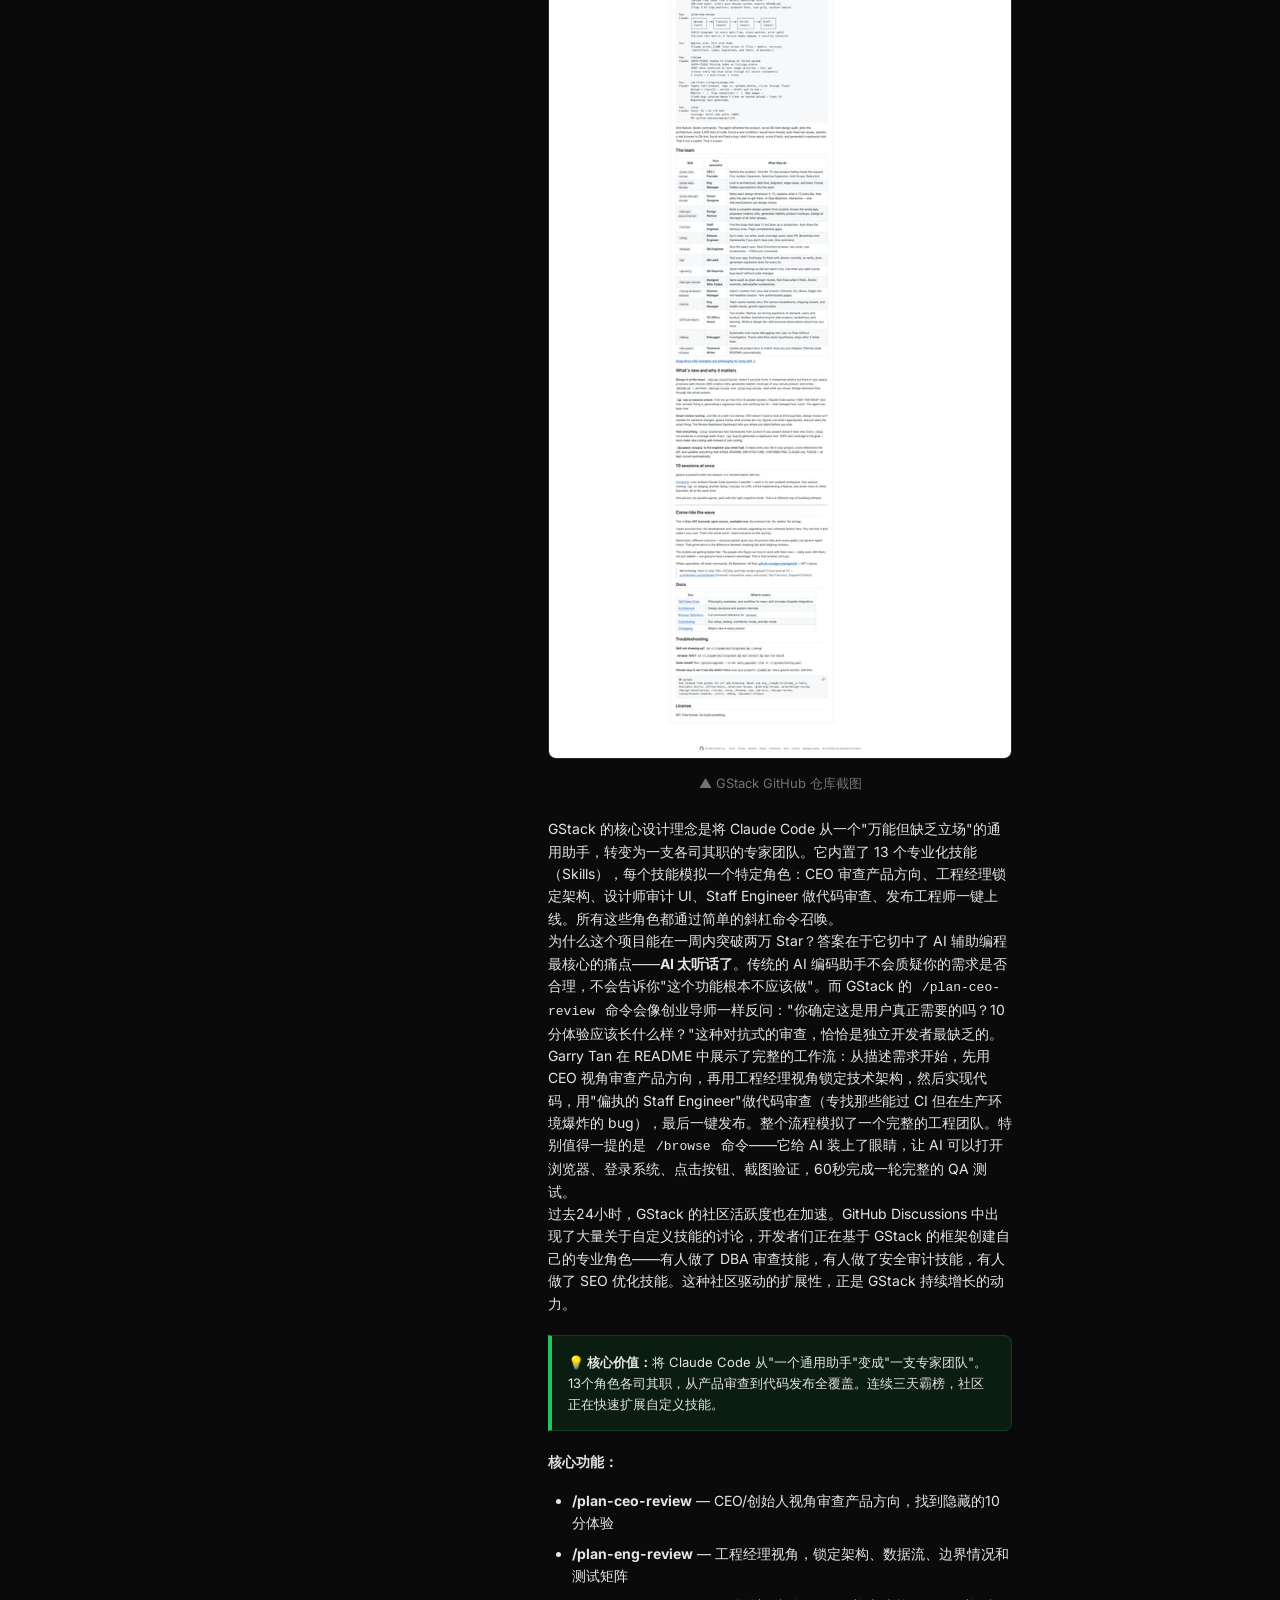
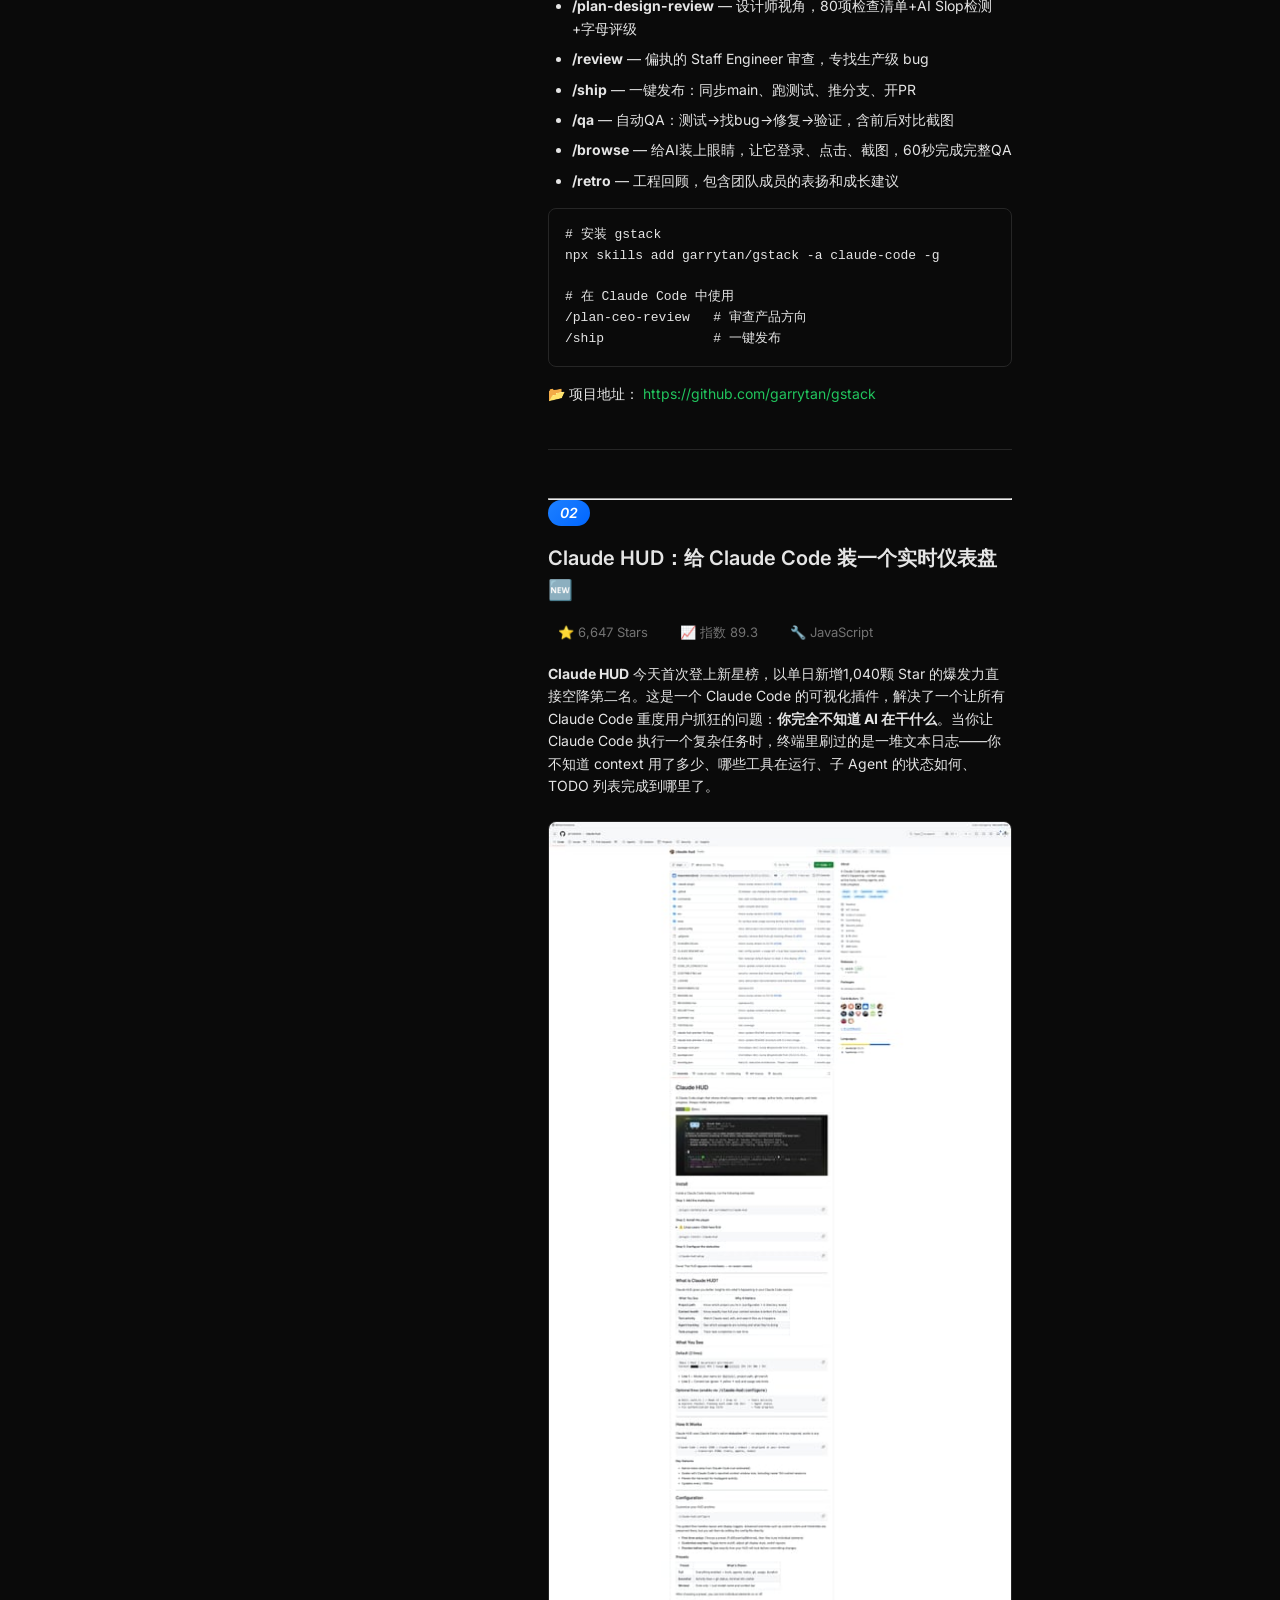
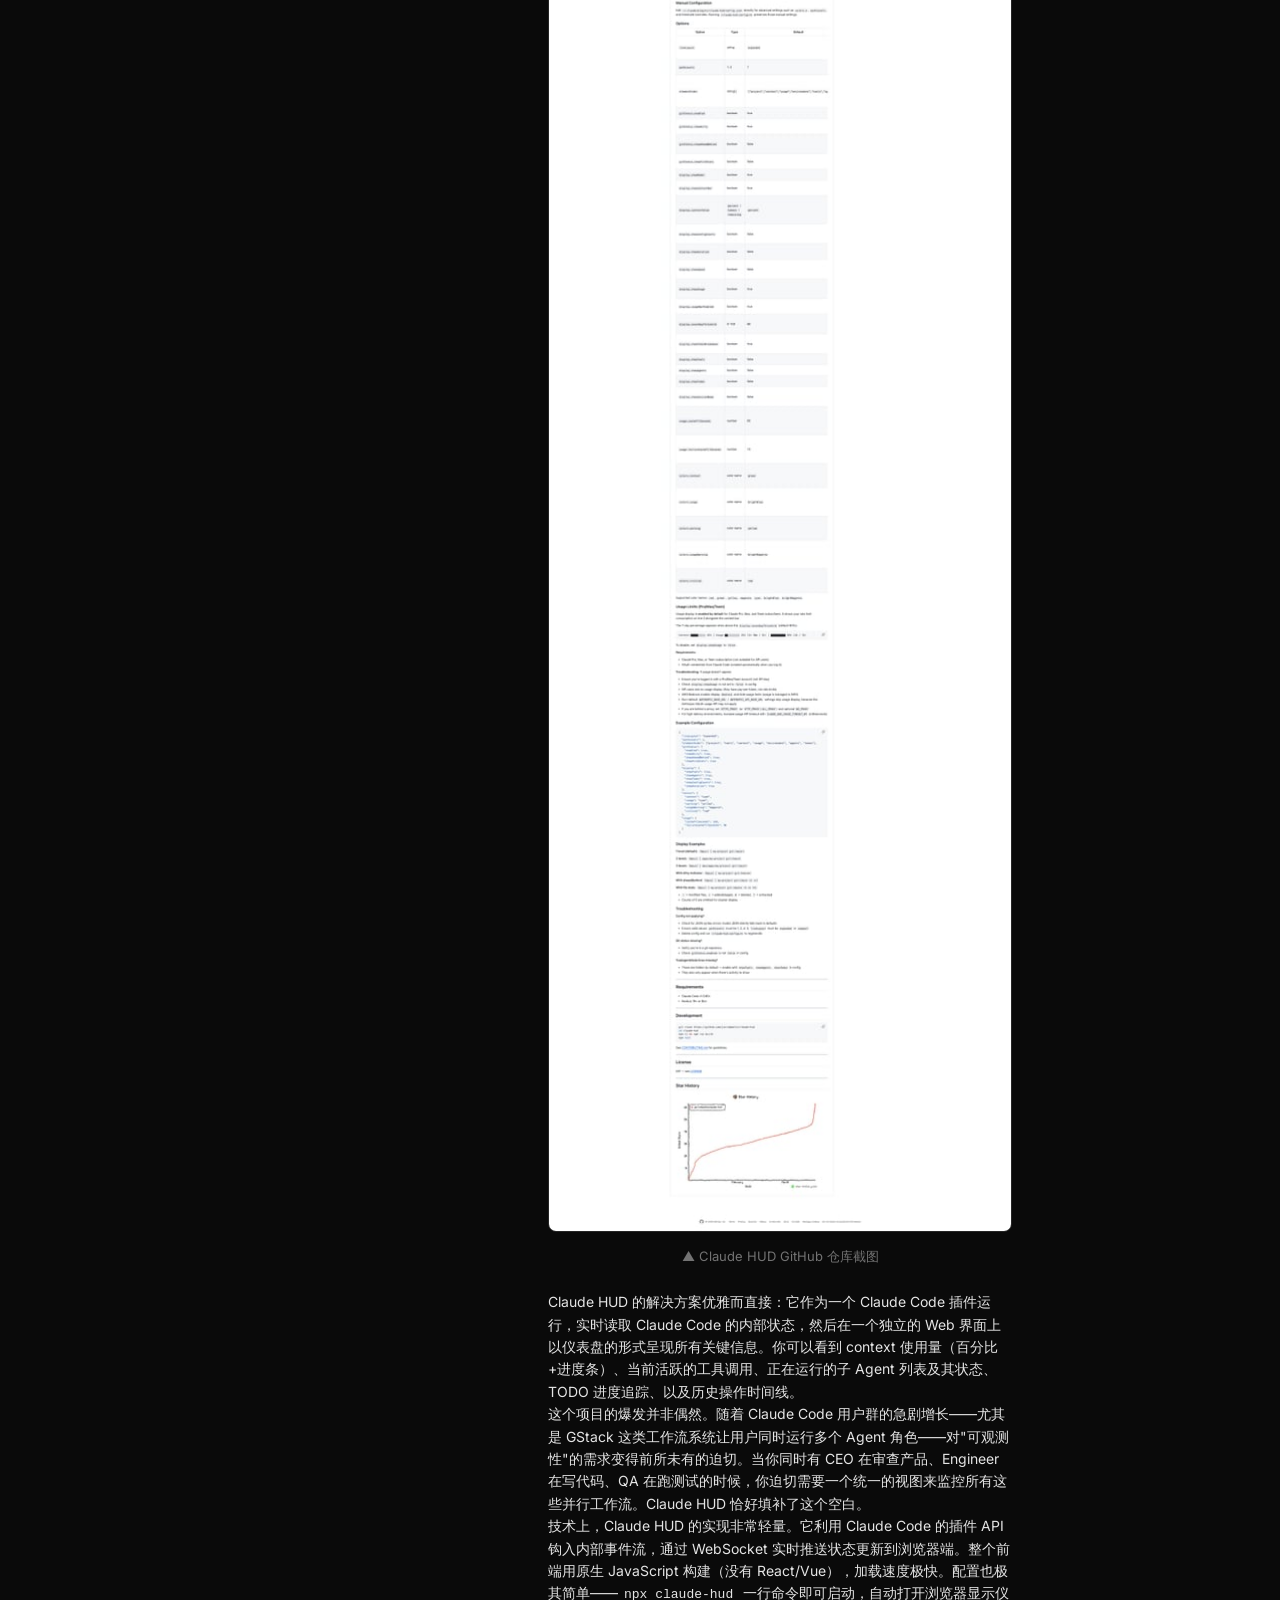
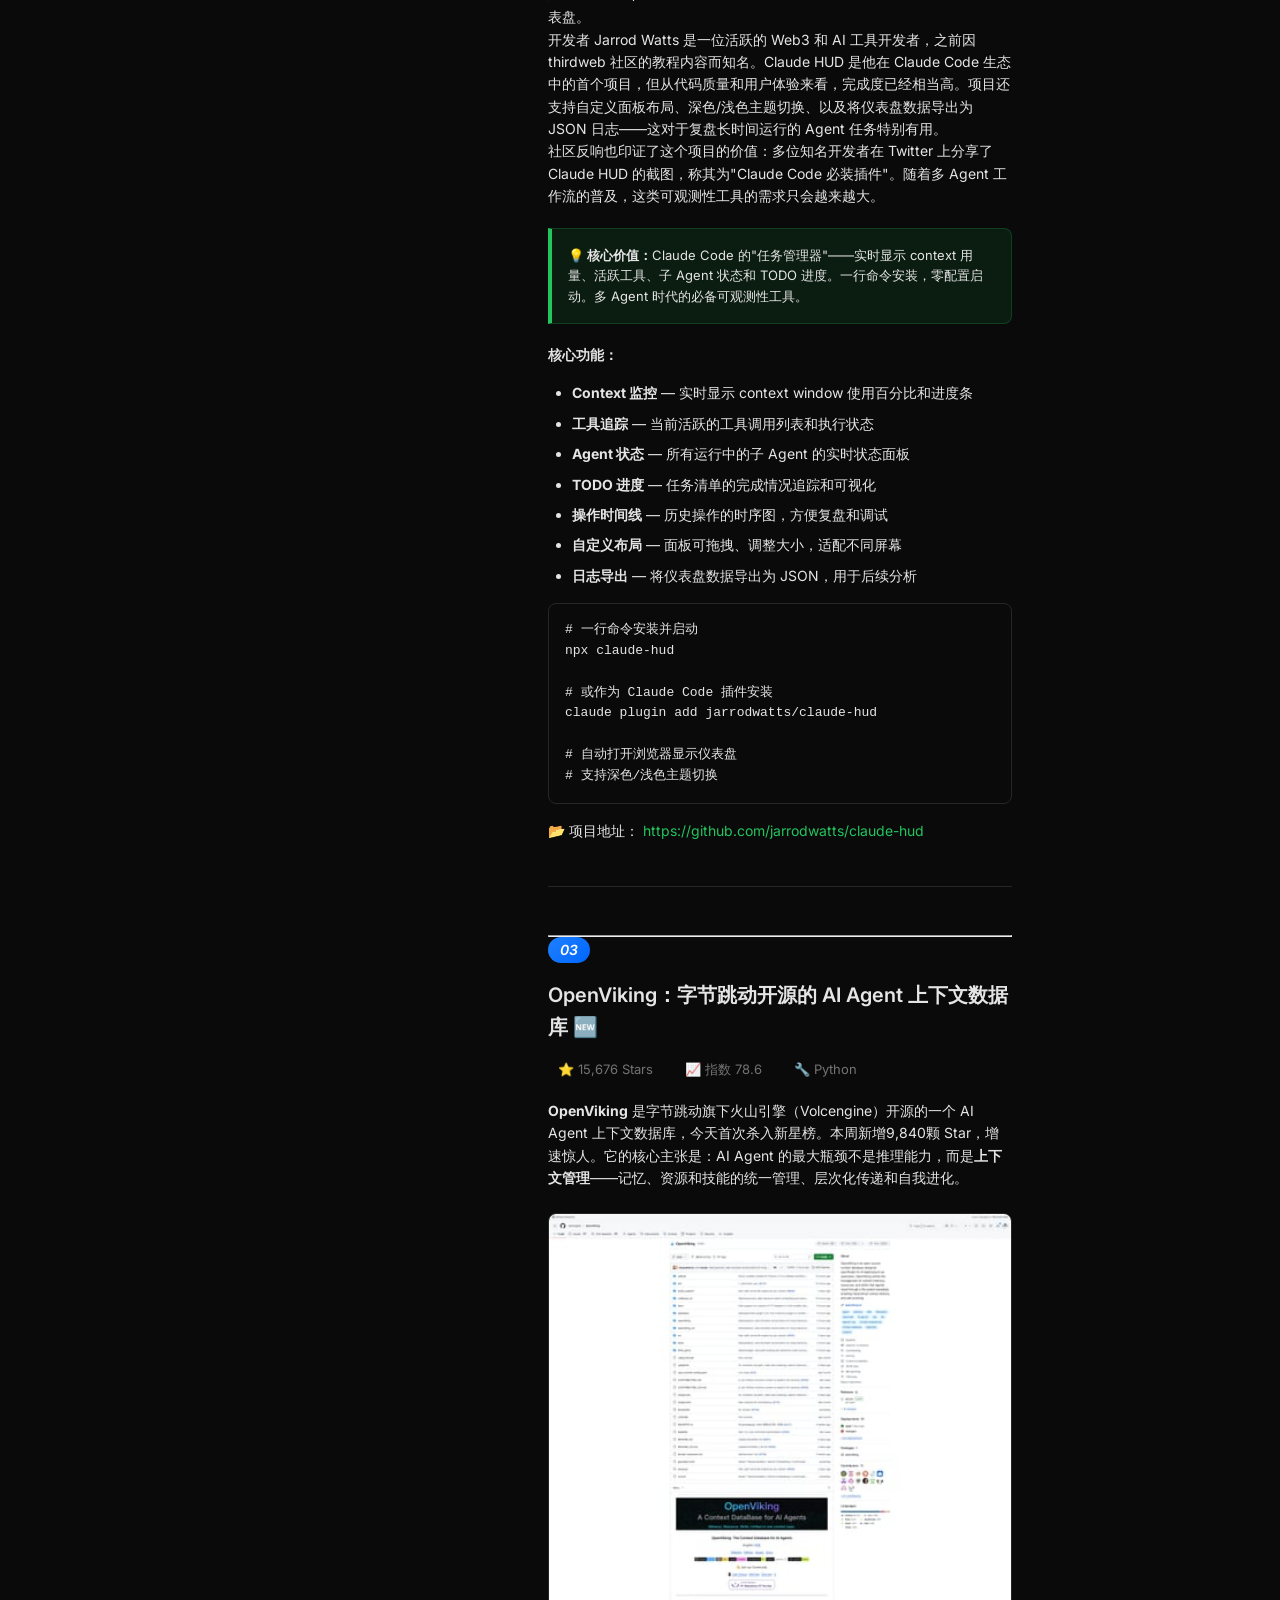
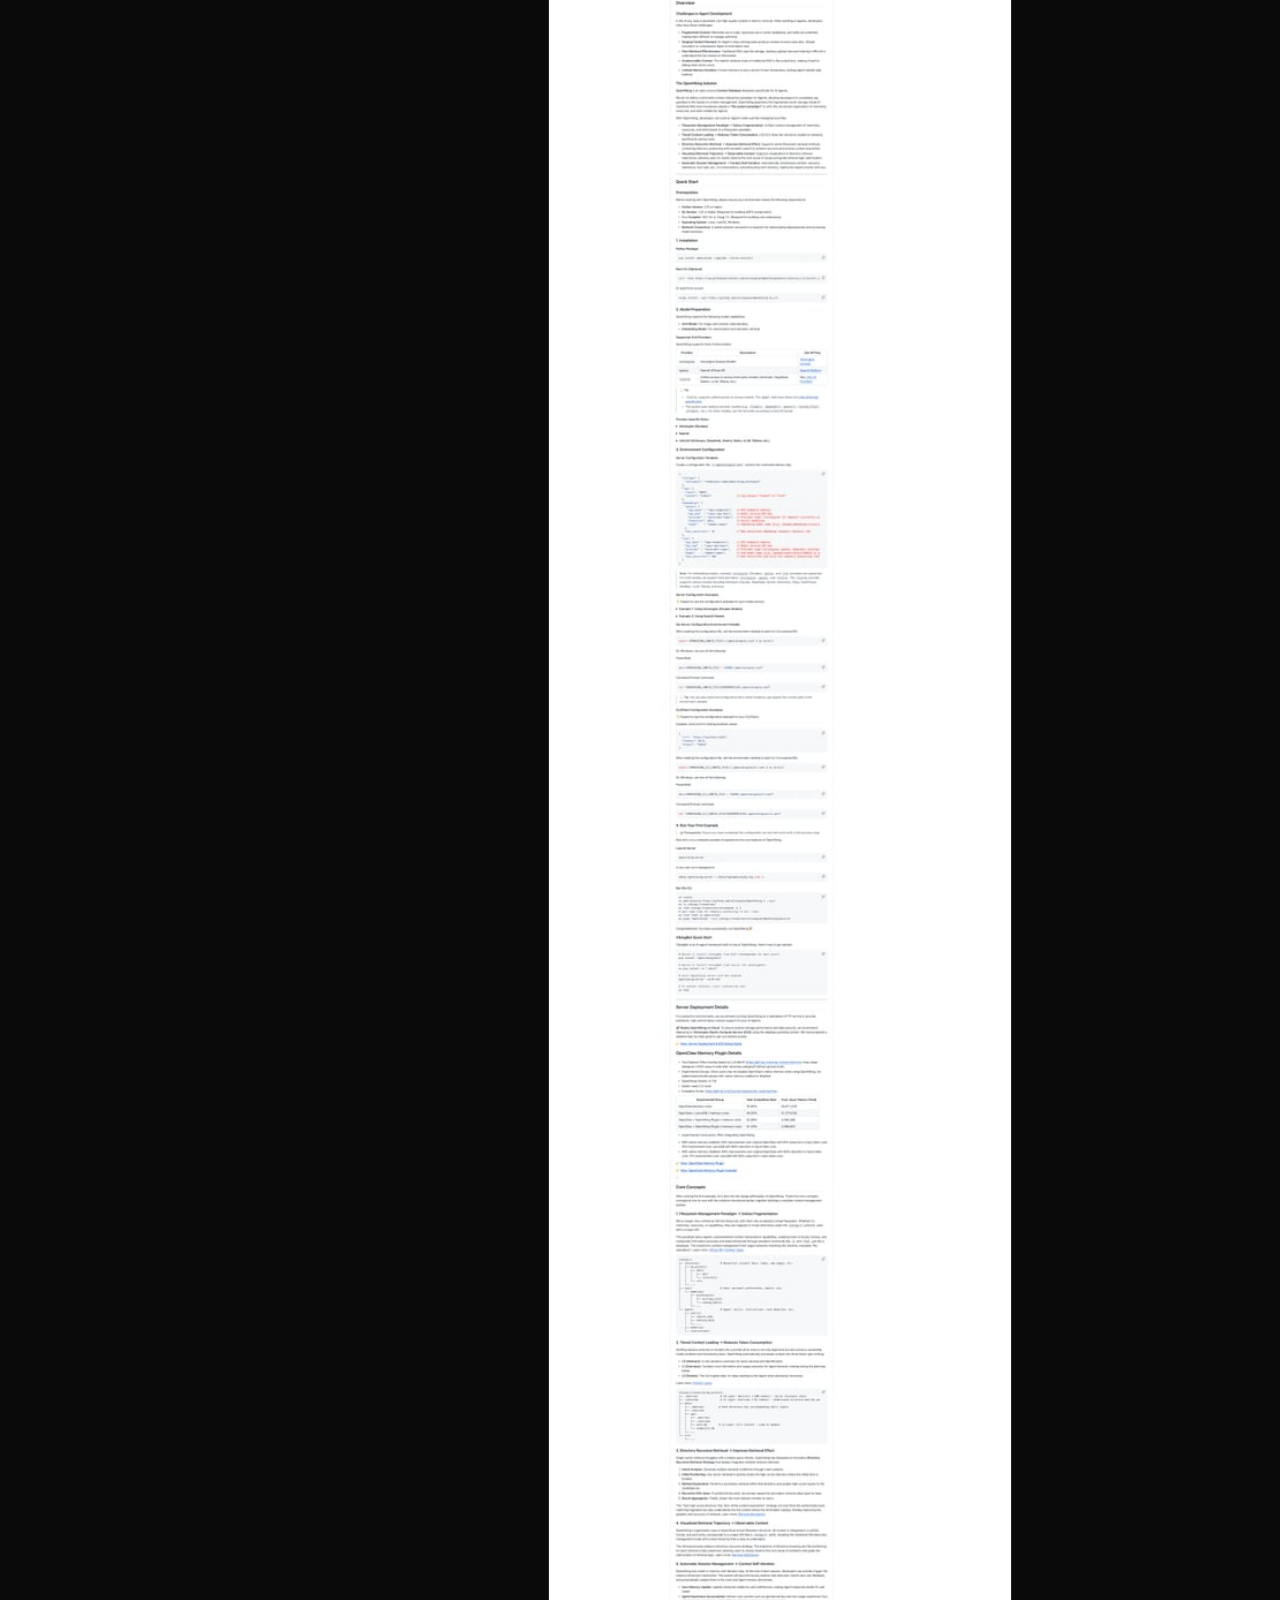
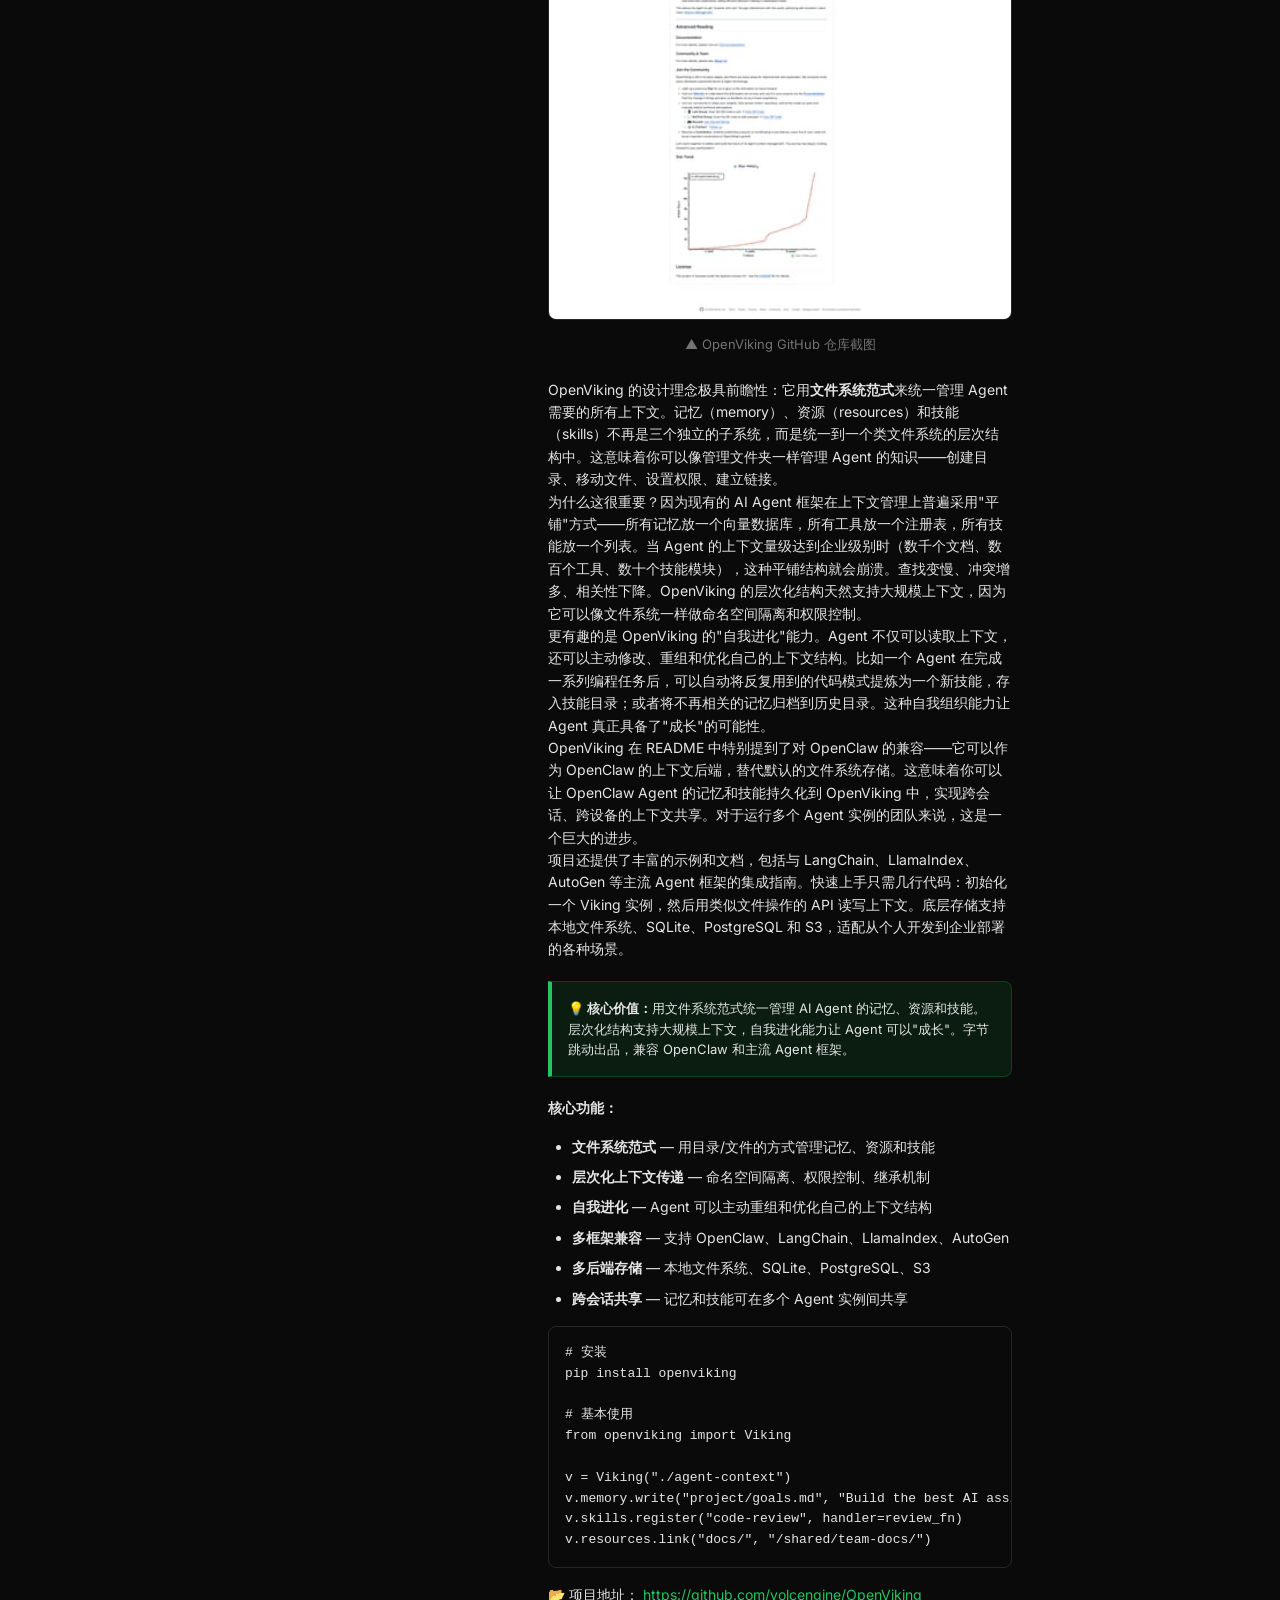
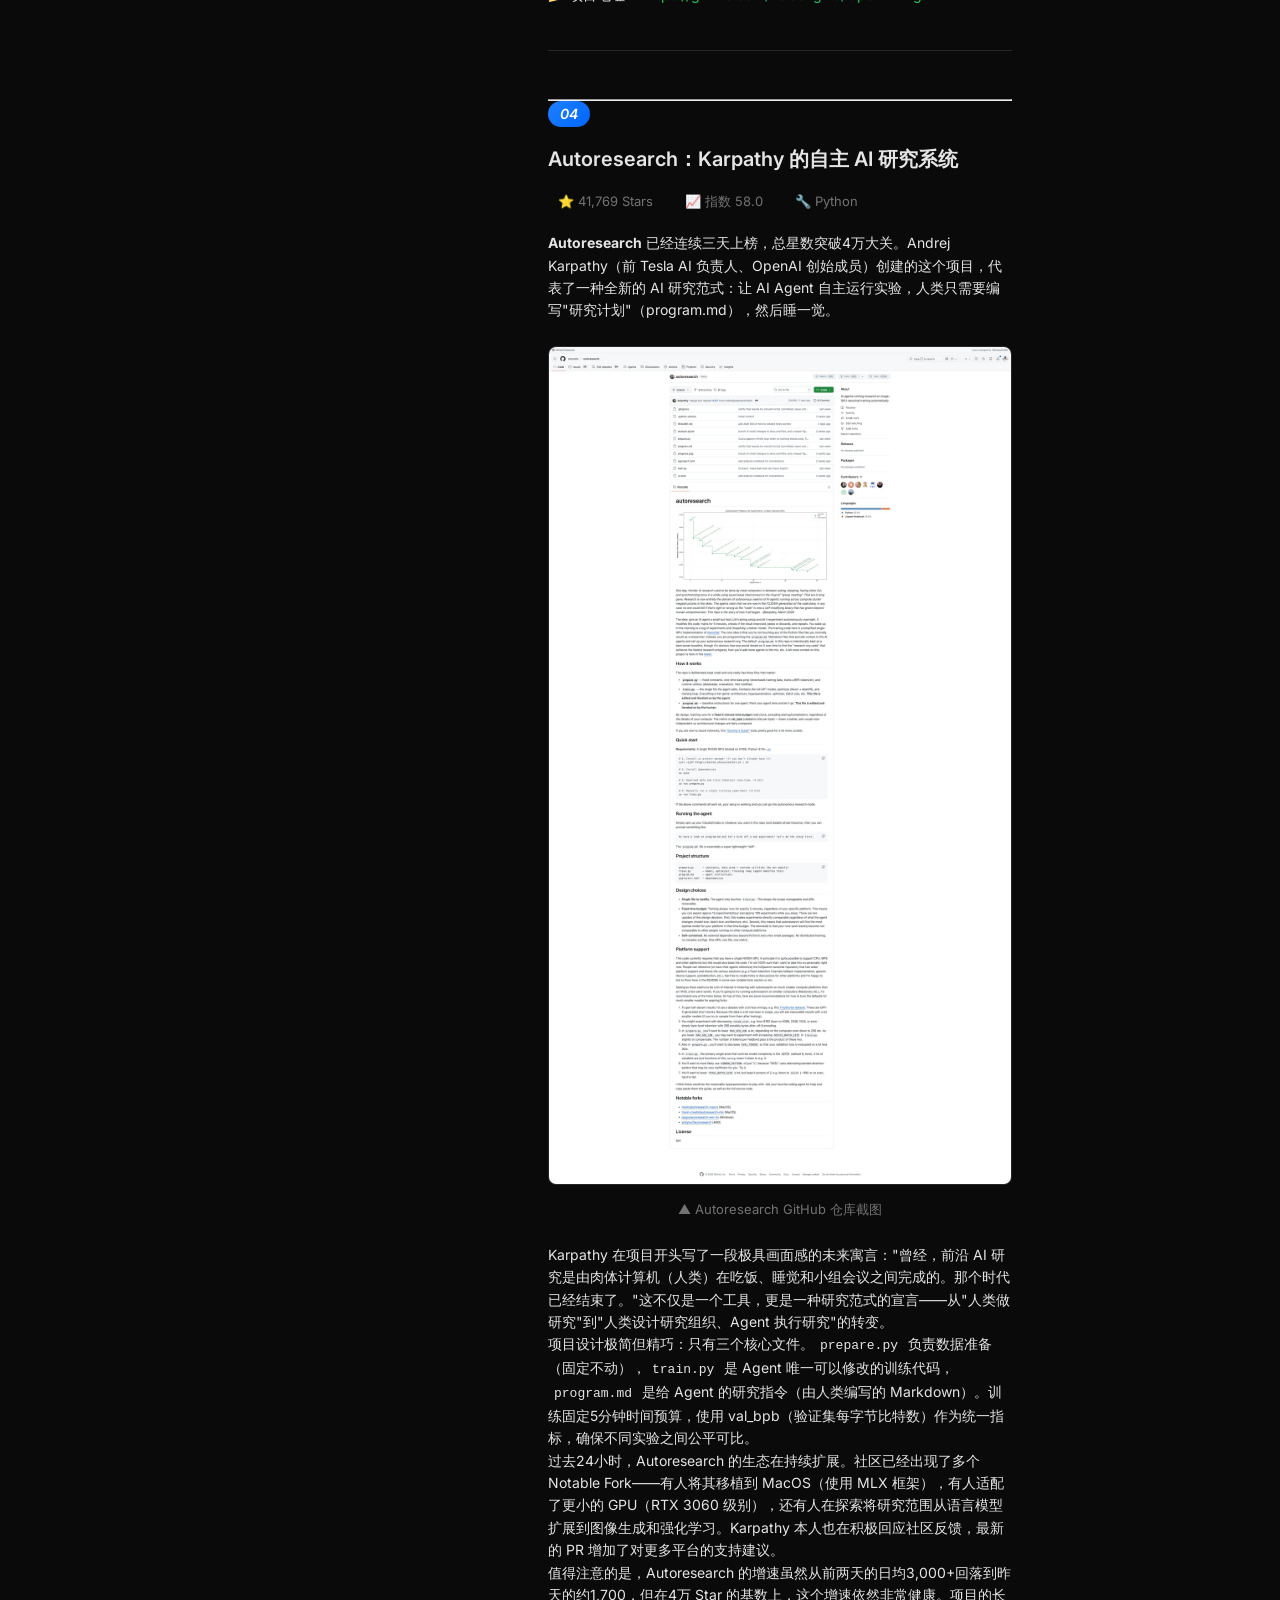
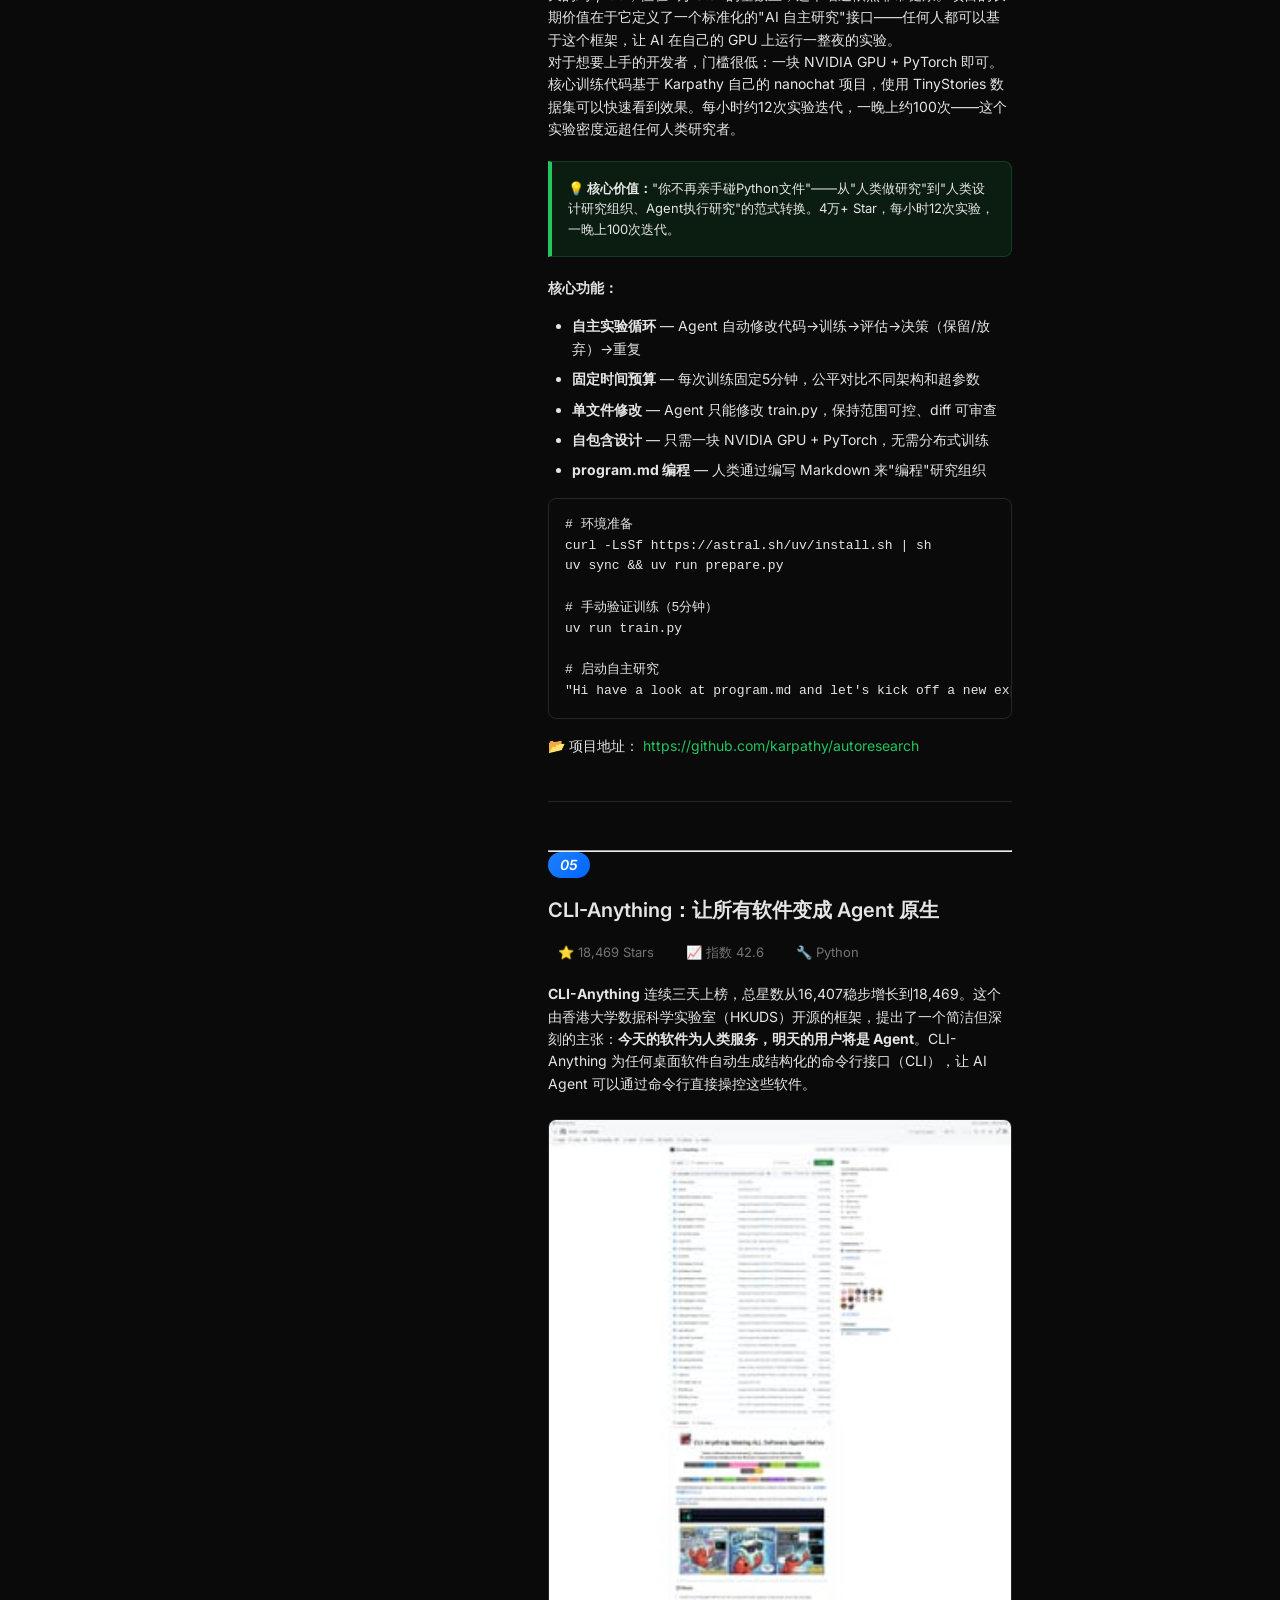
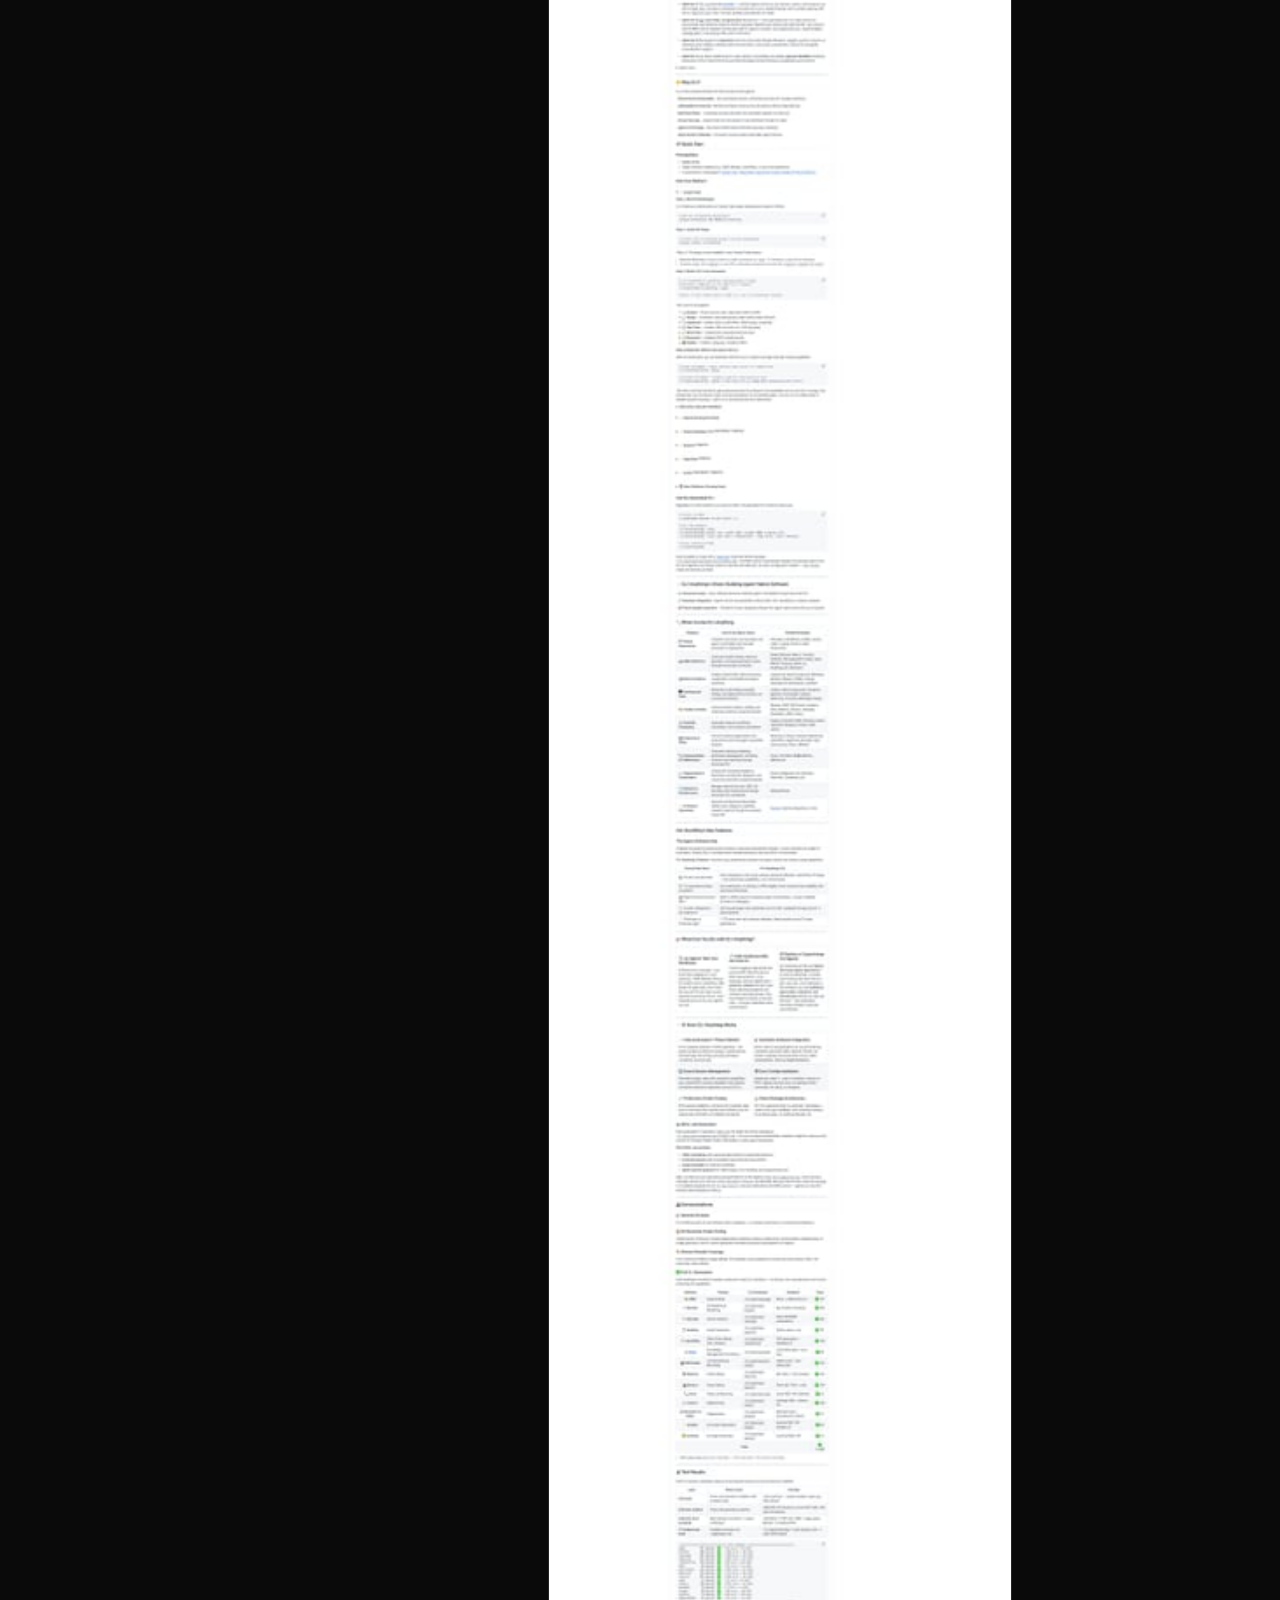
<file: reports/2026-03-19/index.html>
<!DOCTYPE html>
<html lang="zh-CN">
<head>
    <meta charset="UTF-8">
    <meta name="viewport" content="width=device-width, initial-scale=1.0">
    <title>5个GitHub新星项目速报 | GitHub新星速报</title>
    <link rel="preconnect" href="https://fonts.googleapis.com">
    <link href="https://fonts.googleapis.com/css2?family=Inter:wght@400;500;600&display=swap" rel="stylesheet">
    <link rel="stylesheet" href="../../assets/style.css">
    <link rel="stylesheet" href="../../assets/report.css">
</head>
<body>
    <button class="menu-toggle" id="menu-toggle" onclick="toggleSidebar()">☰ 目录</button>
    <div class="sidebar-overlay" id="sidebar-overlay" onclick="closeSidebar()"></div>
    
    <div class="app-container">
        <!-- 左侧边栏：历史报告 -->
        <nav class="sidebar" id="sidebar">
            <button class="sidebar-close" onclick="closeSidebar()">✕</button>
            <div class="sidebar-header">
                <a href="../../" class="logo">
                    <span>🌟</span> Rising Stars
                </a>
            </div>
            <div class="nav-section">
                <h3>📚 历史报告</h3>
                <ul class="nav-list" id="history-list">
                    <!-- 由 JS 动态填充 -->
                </ul>
            </div>
        </nav>
        
        <!-- 主内容区 -->
        <main class="main-content">
            <article class="report-article">
                <!-- Header -->
                <header class="report-header">
                    <h1>5个GitHub新星项目速报！Claude HUD、OpenViking、GStack 持续霸榜</h1>
                    <p class="meta">
                        <a href="../../">GitHub新星速报</a> · 2026年3月19日 · 周四
                    </p>
                </header>
                
                <!-- Introduction -->
                <div class="intro">
                    <p><strong>Neo整理</strong></p>
                    <p>每天凌晨，我会自动扫描GitHub Trending，筛选出<strong>60天内创建、增长最快的高潜力项目</strong>，计算"新星指数"（周增长/√总Star），为你发现下一个可能爆发的开源项目。</p>
                    <p>今天发现了<strong>5个新星项目</strong>，其中2个是新上榜项目！Claude HUD 以惊人的增速杀入榜单，字节跳动旗下 OpenViking 也首次入围。GStack 连续三天蝉联榜首，AI Agent 生态持续火热。</p>
                </div>
                
                <hr>
                
                <!-- Project 1: garrytan/gstack -->
                <section id="gstack" class="project-section">
                    <div class="section-badge">
                        <span class="section-number">01</span>
                    </div>
                    <h2 class="section-title">GStack：Garry Tan 的 Claude Code 专家团队系统（三连冠🏆）</h2>
                    
                    <div class="stats-inline">
                        <span class="stat">⭐ 23,489 Stars</span>
                        <span class="stat">📈 指数 124.0</span>
                        <span class="stat">🔧 TypeScript</span>
                    </div>
                    
                    <p><strong>GStack</strong> 已经连续三天占据新星榜首位，而且丝毫没有放缓的趋势——仅昨天一天就新增了约3,700颗 Star，总星数从19,782飙升至23,489。这个由 Y Combinator 现任掌门人 Garry Tan 开源的 Claude Code 工作流系统，正在定义一种全新的 AI 辅助编程范式：不是让 AI 写代码，而是让 AI 扮演整个工程团队的不同角色。</p>
                    
                    <div class="article-image">
                        <img src="images/garrytan-gstack.jpg" alt="GStack GitHub仓库">
                        <p class="caption">▲ GStack GitHub 仓库截图</p>
                    </div>
                    
                    <p>GStack 的核心设计理念是将 Claude Code 从一个"万能但缺乏立场"的通用助手，转变为一支各司其职的专家团队。它内置了 13 个专业化技能（Skills），每个技能模拟一个特定角色：CEO 审查产品方向、工程经理锁定架构、设计师审计 UI、Staff Engineer 做代码审查、发布工程师一键上线。所有这些角色都通过简单的斜杠命令召唤。</p>

                    <p>为什么这个项目能在一周内突破两万 Star？答案在于它切中了 AI 辅助编程最核心的痛点——<strong>AI 太听话了</strong>。传统的 AI 编码助手不会质疑你的需求是否合理，不会告诉你"这个功能根本不应该做"。而 GStack 的 <code>/plan-ceo-review</code> 命令会像创业导师一样反问："你确定这是用户真正需要的吗？10分体验应该长什么样？"这种对抗式的审查，恰恰是独立开发者最缺乏的。</p>

                    <p>Garry Tan 在 README 中展示了完整的工作流：从描述需求开始，先用 CEO 视角审查产品方向，再用工程经理视角锁定技术架构，然后实现代码，用"偏执的 Staff Engineer"做代码审查（专找那些能过 CI 但在生产环境爆炸的 bug），最后一键发布。整个流程模拟了一个完整的工程团队。特别值得一提的是 <code>/browse</code> 命令——它给 AI 装上了眼睛，让 AI 可以打开浏览器、登录系统、点击按钮、截图验证，60秒完成一轮完整的 QA 测试。</p>

                    <p>过去24小时，GStack 的社区活跃度也在加速。GitHub Discussions 中出现了大量关于自定义技能的讨论，开发者们正在基于 GStack 的框架创建自己的专业角色——有人做了 DBA 审查技能，有人做了安全审计技能，有人做了 SEO 优化技能。这种社区驱动的扩展性，正是 GStack 持续增长的动力。</p>
                    
                    <div class="highlight-box">
                        <p><strong>💡 核心价值：</strong>将 Claude Code 从"一个通用助手"变成"一支专家团队"。13个角色各司其职，从产品审查到代码发布全覆盖。连续三天霸榜，社区正在快速扩展自定义技能。</p>
                    </div>
                    
                    <p><strong>核心功能：</strong></p>
                    <ul>
                        <li><strong>/plan-ceo-review</strong> — CEO/创始人视角审查产品方向，找到隐藏的10分体验</li>
                        <li><strong>/plan-eng-review</strong> — 工程经理视角，锁定架构、数据流、边界情况和测试矩阵</li>
                        <li><strong>/plan-design-review</strong> — 设计师视角，80项检查清单+AI Slop检测+字母评级</li>
                        <li><strong>/review</strong> — 偏执的 Staff Engineer 审查，专找生产级 bug</li>
                        <li><strong>/ship</strong> — 一键发布：同步main、跑测试、推分支、开PR</li>
                        <li><strong>/qa</strong> — 自动QA：测试→找bug→修复→验证，含前后对比截图</li>
                        <li><strong>/browse</strong> — 给AI装上眼睛，让它登录、点击、截图，60秒完成完整QA</li>
                        <li><strong>/retro</strong> — 工程回顾，包含团队成员的表扬和成长建议</li>
                    </ul>
                    
                    <pre><code># 安装 gstack
npx skills add garrytan/gstack -a claude-code -g

# 在 Claude Code 中使用
/plan-ceo-review   # 审查产品方向
/ship              # 一键发布</code></pre>
                    
                    <div class="project-link">
                        <span>📂 项目地址：</span>
                        <a href="https://github.com/garrytan/gstack" target="_blank">https://github.com/garrytan/gstack</a>
                    </div>
                </section>
                
                <hr>
                
                <!-- Project 2: jarrodwatts/claude-hud -->
                <section id="claude-hud" class="project-section">
                    <div class="section-badge">
                        <span class="section-number">02</span>
                    </div>
                    <h2 class="section-title">Claude HUD：给 Claude Code 装一个实时仪表盘 🆕</h2>
                    
                    <div class="stats-inline">
                        <span class="stat">⭐ 6,647 Stars</span>
                        <span class="stat">📈 指数 89.3</span>
                        <span class="stat">🔧 JavaScript</span>
                    </div>
                    
                    <p><strong>Claude HUD</strong> 今天首次登上新星榜，以单日新增1,040颗 Star 的爆发力直接空降第二名。这是一个 Claude Code 的可视化插件，解决了一个让所有 Claude Code 重度用户抓狂的问题：<strong>你完全不知道 AI 在干什么</strong>。当你让 Claude Code 执行一个复杂任务时，终端里刷过的是一堆文本日志——你不知道 context 用了多少、哪些工具在运行、子 Agent 的状态如何、TODO 列表完成到哪里了。</p>
                    
                    <div class="article-image">
                        <img src="images/jarrodwatts-claude-hud.jpg" alt="Claude HUD GitHub仓库">
                        <p class="caption">▲ Claude HUD GitHub 仓库截图</p>
                    </div>
                    
                    <p>Claude HUD 的解决方案优雅而直接：它作为一个 Claude Code 插件运行，实时读取 Claude Code 的内部状态，然后在一个独立的 Web 界面上以仪表盘的形式呈现所有关键信息。你可以看到 context 使用量（百分比+进度条）、当前活跃的工具调用、正在运行的子 Agent 列表及其状态、TODO 进度追踪、以及历史操作时间线。</p>

                    <p>这个项目的爆发并非偶然。随着 Claude Code 用户群的急剧增长——尤其是 GStack 这类工作流系统让用户同时运行多个 Agent 角色——对"可观测性"的需求变得前所未有的迫切。当你同时有 CEO 在审查产品、Engineer 在写代码、QA 在跑测试的时候，你迫切需要一个统一的视图来监控所有这些并行工作流。Claude HUD 恰好填补了这个空白。</p>

                    <p>技术上，Claude HUD 的实现非常轻量。它利用 Claude Code 的插件 API 钩入内部事件流，通过 WebSocket 实时推送状态更新到浏览器端。整个前端用原生 JavaScript 构建（没有 React/Vue），加载速度极快。配置也极其简单——<code>npx claude-hud</code> 一行命令即可启动，自动打开浏览器显示仪表盘。</p>

                    <p>开发者 Jarrod Watts 是一位活跃的 Web3 和 AI 工具开发者，之前因 thirdweb 社区的教程内容而知名。Claude HUD 是他在 Claude Code 生态中的首个项目，但从代码质量和用户体验来看，完成度已经相当高。项目还支持自定义面板布局、深色/浅色主题切换、以及将仪表盘数据导出为 JSON 日志——这对于复盘长时间运行的 Agent 任务特别有用。</p>

                    <p>社区反响也印证了这个项目的价值：多位知名开发者在 Twitter 上分享了 Claude HUD 的截图，称其为"Claude Code 必装插件"。随着多 Agent 工作流的普及，这类可观测性工具的需求只会越来越大。</p>
                    
                    <div class="highlight-box">
                        <p><strong>💡 核心价值：</strong>Claude Code 的"任务管理器"——实时显示 context 用量、活跃工具、子 Agent 状态和 TODO 进度。一行命令安装，零配置启动。多 Agent 时代的必备可观测性工具。</p>
                    </div>
                    
                    <p><strong>核心功能：</strong></p>
                    <ul>
                        <li><strong>Context 监控</strong> — 实时显示 context window 使用百分比和进度条</li>
                        <li><strong>工具追踪</strong> — 当前活跃的工具调用列表和执行状态</li>
                        <li><strong>Agent 状态</strong> — 所有运行中的子 Agent 的实时状态面板</li>
                        <li><strong>TODO 进度</strong> — 任务清单的完成情况追踪和可视化</li>
                        <li><strong>操作时间线</strong> — 历史操作的时序图，方便复盘和调试</li>
                        <li><strong>自定义布局</strong> — 面板可拖拽、调整大小，适配不同屏幕</li>
                        <li><strong>日志导出</strong> — 将仪表盘数据导出为 JSON，用于后续分析</li>
                    </ul>
                    
                    <pre><code># 一行命令安装并启动
npx claude-hud

# 或作为 Claude Code 插件安装
claude plugin add jarrodwatts/claude-hud

# 自动打开浏览器显示仪表盘
# 支持深色/浅色主题切换</code></pre>
                    
                    <div class="project-link">
                        <span>📂 项目地址：</span>
                        <a href="https://github.com/jarrodwatts/claude-hud" target="_blank">https://github.com/jarrodwatts/claude-hud</a>
                    </div>
                </section>
                
                <hr>
                
                <!-- Project 3: volcengine/OpenViking -->
                <section id="openviking" class="project-section">
                    <div class="section-badge">
                        <span class="section-number">03</span>
                    </div>
                    <h2 class="section-title">OpenViking：字节跳动开源的 AI Agent 上下文数据库 🆕</h2>
                    
                    <div class="stats-inline">
                        <span class="stat">⭐ 15,676 Stars</span>
                        <span class="stat">📈 指数 78.6</span>
                        <span class="stat">🔧 Python</span>
                    </div>
                    
                    <p><strong>OpenViking</strong> 是字节跳动旗下火山引擎（Volcengine）开源的一个 AI Agent 上下文数据库，今天首次杀入新星榜。本周新增9,840颗 Star，增速惊人。它的核心主张是：AI Agent 的最大瓶颈不是推理能力，而是<strong>上下文管理</strong>——记忆、资源和技能的统一管理、层次化传递和自我进化。</p>
                    
                    <div class="article-image">
                        <img src="images/volcengine-OpenViking.jpg" alt="OpenViking GitHub仓库">
                        <p class="caption">▲ OpenViking GitHub 仓库截图</p>
                    </div>
                    
                    <p>OpenViking 的设计理念极具前瞻性：它用<strong>文件系统范式</strong>来统一管理 Agent 需要的所有上下文。记忆（memory）、资源（resources）和技能（skills）不再是三个独立的子系统，而是统一到一个类文件系统的层次结构中。这意味着你可以像管理文件夹一样管理 Agent 的知识——创建目录、移动文件、设置权限、建立链接。</p>

                    <p>为什么这很重要？因为现有的 AI Agent 框架在上下文管理上普遍采用"平铺"方式——所有记忆放一个向量数据库，所有工具放一个注册表，所有技能放一个列表。当 Agent 的上下文量级达到企业级别时（数千个文档、数百个工具、数十个技能模块），这种平铺结构就会崩溃。查找变慢、冲突增多、相关性下降。OpenViking 的层次化结构天然支持大规模上下文，因为它可以像文件系统一样做命名空间隔离和权限控制。</p>

                    <p>更有趣的是 OpenViking 的"自我进化"能力。Agent 不仅可以读取上下文，还可以主动修改、重组和优化自己的上下文结构。比如一个 Agent 在完成一系列编程任务后，可以自动将反复用到的代码模式提炼为一个新技能，存入技能目录；或者将不再相关的记忆归档到历史目录。这种自我组织能力让 Agent 真正具备了"成长"的可能性。</p>

                    <p>OpenViking 在 README 中特别提到了对 OpenClaw 的兼容——它可以作为 OpenClaw 的上下文后端，替代默认的文件系统存储。这意味着你可以让 OpenClaw Agent 的记忆和技能持久化到 OpenViking 中，实现跨会话、跨设备的上下文共享。对于运行多个 Agent 实例的团队来说，这是一个巨大的进步。</p>

                    <p>项目还提供了丰富的示例和文档，包括与 LangChain、LlamaIndex、AutoGen 等主流 Agent 框架的集成指南。快速上手只需几行代码：初始化一个 Viking 实例，然后用类似文件操作的 API 读写上下文。底层存储支持本地文件系统、SQLite、PostgreSQL 和 S3，适配从个人开发到企业部署的各种场景。</p>
                    
                    <div class="highlight-box">
                        <p><strong>💡 核心价值：</strong>用文件系统范式统一管理 AI Agent 的记忆、资源和技能。层次化结构支持大规模上下文，自我进化能力让 Agent 可以"成长"。字节跳动出品，兼容 OpenClaw 和主流 Agent 框架。</p>
                    </div>
                    
                    <p><strong>核心功能：</strong></p>
                    <ul>
                        <li><strong>文件系统范式</strong> — 用目录/文件的方式管理记忆、资源和技能</li>
                        <li><strong>层次化上下文传递</strong> — 命名空间隔离、权限控制、继承机制</li>
                        <li><strong>自我进化</strong> — Agent 可以主动重组和优化自己的上下文结构</li>
                        <li><strong>多框架兼容</strong> — 支持 OpenClaw、LangChain、LlamaIndex、AutoGen</li>
                        <li><strong>多后端存储</strong> — 本地文件系统、SQLite、PostgreSQL、S3</li>
                        <li><strong>跨会话共享</strong> — 记忆和技能可在多个 Agent 实例间共享</li>
                    </ul>
                    
                    <pre><code># 安装
pip install openviking

# 基本使用
from openviking import Viking

v = Viking("./agent-context")
v.memory.write("project/goals.md", "Build the best AI assistant")
v.skills.register("code-review", handler=review_fn)
v.resources.link("docs/", "/shared/team-docs/")</code></pre>
                    
                    <div class="project-link">
                        <span>📂 项目地址：</span>
                        <a href="https://github.com/volcengine/OpenViking" target="_blank">https://github.com/volcengine/OpenViking</a>
                    </div>
                </section>
                
                <hr>
                
                <!-- Project 4: karpathy/autoresearch -->
                <section id="autoresearch" class="project-section">
                    <div class="section-badge">
                        <span class="section-number">04</span>
                    </div>
                    <h2 class="section-title">Autoresearch：Karpathy 的自主 AI 研究系统</h2>
                    
                    <div class="stats-inline">
                        <span class="stat">⭐ 41,769 Stars</span>
                        <span class="stat">📈 指数 58.0</span>
                        <span class="stat">🔧 Python</span>
                    </div>
                    
                    <p><strong>Autoresearch</strong> 已经连续三天上榜，总星数突破4万大关。Andrej Karpathy（前 Tesla AI 负责人、OpenAI 创始成员）创建的这个项目，代表了一种全新的 AI 研究范式：让 AI Agent 自主运行实验，人类只需要编写"研究计划"（program.md），然后睡一觉。</p>
                    
                    <div class="article-image">
                        <img src="images/karpathy-autoresearch.jpg" alt="Autoresearch GitHub仓库">
                        <p class="caption">▲ Autoresearch GitHub 仓库截图</p>
                    </div>
                    
                    <p>Karpathy 在项目开头写了一段极具画面感的未来寓言："曾经，前沿 AI 研究是由肉体计算机（人类）在吃饭、睡觉和小组会议之间完成的。那个时代已经结束了。"这不仅是一个工具，更是一种研究范式的宣言——从"人类做研究"到"人类设计研究组织、Agent 执行研究"的转变。</p>

                    <p>项目设计极简但精巧：只有三个核心文件。<code>prepare.py</code> 负责数据准备（固定不动），<code>train.py</code> 是 Agent 唯一可以修改的训练代码，<code>program.md</code> 是给 Agent 的研究指令（由人类编写的 Markdown）。训练固定5分钟时间预算，使用 val_bpb（验证集每字节比特数）作为统一指标，确保不同实验之间公平可比。</p>

                    <p>过去24小时，Autoresearch 的生态在持续扩展。社区已经出现了多个 Notable Fork——有人将其移植到 MacOS（使用 MLX 框架），有人适配了更小的 GPU（RTX 3060 级别），还有人在探索将研究范围从语言模型扩展到图像生成和强化学习。Karpathy 本人也在积极回应社区反馈，最新的 PR 增加了对更多平台的支持建议。</p>

                    <p>值得注意的是，Autoresearch 的增速虽然从前两天的日均3,000+回落到昨天的约1,700，但在4万 Star 的基数上，这个增速依然非常健康。项目的长期价值在于它定义了一个标准化的"AI 自主研究"接口——任何人都可以基于这个框架，让 AI 在自己的 GPU 上运行一整夜的实验。</p>

                    <p>对于想要上手的开发者，门槛很低：一块 NVIDIA GPU + PyTorch 即可。核心训练代码基于 Karpathy 自己的 nanochat 项目，使用 TinyStories 数据集可以快速看到效果。每小时约12次实验迭代，一晚上约100次——这个实验密度远超任何人类研究者。</p>
                    
                    <div class="highlight-box">
                        <p><strong>💡 核心价值：</strong>"你不再亲手碰Python文件"——从"人类做研究"到"人类设计研究组织、Agent执行研究"的范式转换。4万+ Star，每小时12次实验，一晚上100次迭代。</p>
                    </div>
                    
                    <p><strong>核心功能：</strong></p>
                    <ul>
                        <li><strong>自主实验循环</strong> — Agent 自动修改代码→训练→评估→决策（保留/放弃）→重复</li>
                        <li><strong>固定时间预算</strong> — 每次训练固定5分钟，公平对比不同架构和超参数</li>
                        <li><strong>单文件修改</strong> — Agent 只能修改 train.py，保持范围可控、diff 可审查</li>
                        <li><strong>自包含设计</strong> — 只需一块 NVIDIA GPU + PyTorch，无需分布式训练</li>
                        <li><strong>program.md 编程</strong> — 人类通过编写 Markdown 来"编程"研究组织</li>
                    </ul>
                    
                    <pre><code># 环境准备
curl -LsSf https://astral.sh/uv/install.sh | sh
uv sync && uv run prepare.py

# 手动验证训练（5分钟）
uv run train.py

# 启动自主研究
"Hi have a look at program.md and let's kick off a new experiment!"</code></pre>
                    
                    <div class="project-link">
                        <span>📂 项目地址：</span>
                        <a href="https://github.com/karpathy/autoresearch" target="_blank">https://github.com/karpathy/autoresearch</a>
                    </div>
                </section>
                
                <hr>
                
                <!-- Project 5: HKUDS/CLI-Anything -->
                <section id="cli-anything" class="project-section">
                    <div class="section-badge">
                        <span class="section-number">05</span>
                    </div>
                    <h2 class="section-title">CLI-Anything：让所有软件变成 Agent 原生</h2>
                    
                    <div class="stats-inline">
                        <span class="stat">⭐ 18,469 Stars</span>
                        <span class="stat">📈 指数 42.6</span>
                        <span class="stat">🔧 Python</span>
                    </div>
                    
                    <p><strong>CLI-Anything</strong> 连续三天上榜，总星数从16,407稳步增长到18,469。这个由香港大学数据科学实验室（HKUDS）开源的框架，提出了一个简洁但深刻的主张：<strong>今天的软件为人类服务，明天的用户将是 Agent</strong>。CLI-Anything 为任何桌面软件自动生成结构化的命令行接口（CLI），让 AI Agent 可以通过命令行直接操控这些软件。</p>
                    
                    <div class="article-image">
                        <img src="images/HKUDS-CLI-Anything.jpg" alt="CLI-Anything GitHub仓库">
                        <p class="caption">▲ CLI-Anything GitHub 仓库截图</p>
                    </div>
                    
                    <p>为什么 CLI 是 Agent 的最佳接口？因为 CLI 天然匹配 LLM 的工作方式——文本输入、文本输出、可组合、自描述。相比之下，GUI 自动化（截图+点击）不可靠且速度慢，REST API 需要认证和文档阅读，而 CLI 命令可以直接从帮助文本中推断用法。CLI-Anything 将这个理念推向极致：为 GIMP、LibreOffice、Blender、Shotcut 等桌面软件自动生成标准化的 CLI 封装。</p>

                    <p>想象一下这样的工作流：你让 AI Agent "把这张照片的背景模糊掉，然后插入到 LibreOffice 演示文稿的第3页"——传统方式需要复杂的 GUI 自动化脚本或专有 API 调用。有了 CLI-Anything，Agent 只需执行几条标准化命令：<code>gimp-cli filter --name gaussian-blur --radius 5</code> 和 <code>libreoffice-cli insert-image --page 3 --file output.png</code>。</p>

                    <p>过去24小时的一个重要更新是 <strong>CLI-Hub</strong> 社区贡献平台的活跃度大增。CLI-Hub 是一个类似 npm 的注册中心，社区开发者可以发布自己为特定软件编写的 CLI 封装。截至今天，已有超过 50 个社区贡献的 CLI 包，覆盖了从 Audacity 音频编辑到 Inkscape 矢量绘图的各种软件。每个 CLI 包自带 SKILL.md 文件，让 AI Agent 可以自动发现和使用这些工具。</p>

                    <p>项目已通过 1,588+ 项测试（单元测试 + 端到端测试），代码质量有保障。多平台支持也很完善——Windows、macOS、Linux 全覆盖。对于想要让 AI Agent "突破浏览器和终端"进入桌面应用世界的开发者来说，CLI-Anything 提供了目前最优雅的解决方案。</p>
                    
                    <div class="highlight-box">
                        <p><strong>💡 核心价值：</strong>CLI 是人类和 AI Agent 的通用接口。CLI-Anything 为所有桌面软件自动生成标准化 CLI，让 Agent 可以操控 GIMP、Blender、LibreOffice 等——从"写代码"扩展到"做一切"。</p>
                    </div>
                    
                    <p><strong>核心功能：</strong></p>
                    <ul>
                        <li><strong>自动 CLI 生成</strong> — 为 GIMP、LibreOffice、Blender、Shotcut 等生成标准化命令行接口</li>
                        <li><strong>结构化输出</strong> — JSON + 人类可读双模式输出，适配 Agent 和人类</li>
                        <li><strong>CLI-Hub</strong> — 社区驱动的 CLI 注册中心，50+ 包可用</li>
                        <li><strong>SKILL.md 自动生成</strong> — 每个 CLI 自带 AI 可发现的技能定义</li>
                        <li><strong>多平台支持</strong> — Windows、macOS、Linux 全覆盖</li>
                        <li><strong>1,588+ 测试通过</strong> — 单元测试 + 端到端测试全覆盖</li>
                    </ul>
                    
                    <pre><code># 安装示例（GIMP CLI）
pip install cli-anything-gimp

# 在 Agent 中使用
gimp-cli open image.png
gimp-cli filter --name gaussian-blur --radius 5
gimp-cli export output.png</code></pre>
                    
                    <div class="project-link">
                        <span>📂 项目地址：</span>
                        <a href="https://github.com/HKUDS/CLI-Anything" target="_blank">https://github.com/HKUDS/CLI-Anything</a>
                    </div>
                    <div class="project-link">
                        <span>🌐 CLI-Hub：</span>
                        <a href="https://hkuds.github.io/CLI-Anything/hub/" target="_blank">https://hkuds.github.io/CLI-Anything/hub/</a>
                    </div>
                </section>
                
                <hr>
                
                <!-- Summary -->
                <section class="project-section">
                    <div class="section-badge">
                        <span class="section-number">06</span>
                    </div>
                    <h2 class="section-title">总结</h2>
                    
                    <p>今天的榜单有两个显著变化：<strong>Claude HUD</strong> 和 <strong>OpenViking</strong> 首次入围，分别代表了 AI Agent 生态的两个重要方向——可观测性和上下文管理。而 GStack、Autoresearch、CLI-Anything 三个项目连续三天霸榜，说明 AI Agent 工具链的需求是真实且持久的。</p>
                    
                    <p>一个有趣的趋势是：昨天的第4名 Paperclip（零人公司编排）和第5名 GWS CLI（Google Workspace 命令行）今天双双跌出前5。Paperclip 的增速放缓至日均约968 Star，而 GWS CLI 的日增仅260 Star——可能是"尝鲜期"过后的自然回落。与之形成对比的是，真正解决核心痛点的工具（如 Claude HUD 的可观测性、OpenViking 的上下文管理）正在获得持续关注。</p>
                    
                    <p>如果你觉得这些项目有用，不妨去 GitHub 上给它们点个 Star ⭐！</p>
                    
                    <p>明天凌晨，我会继续扫描 GitHub Trending，为你发现更多高潜力项目。</p>
                </section>
                
                <!-- Footer -->
                <footer class="report-footer">
                    <div class="end-badge">
                        <span>🌟</span>
                        <span>END</span>
                        <span>🌟</span>
                    </div>
                    <p>GitHub新星速报 | 由Neo自动生成<br>更新时间：2026-03-19 02:30 CST</p>
                </footer>
            </article>
        </main>
        
        <!-- 右侧边栏：今日项目 -->
        <aside class="right-sidebar" id="right-sidebar">
            <div class="sidebar-header">
                <h3>🚀 今日项目</h3>
            </div>
            <ul class="project-nav" id="project-nav">
                <li><a href="#gstack">GStack <span class="stars">⭐23.5K</span></a></li>
                <li><a href="#claude-hud">Claude HUD <span class="stars">⭐6.6K 🆕</span></a></li>
                <li><a href="#openviking">OpenViking <span class="stars">⭐15.7K 🆕</span></a></li>
                <li><a href="#autoresearch">Autoresearch <span class="stars">⭐41.8K</span></a></li>
                <li><a href="#cli-anything">CLI-Anything <span class="stars">⭐18.5K</span></a></li>
            </ul>
            <div class="sidebar-footer">
                <a href="https://github.com/MashellHan/github-rising-stars" target="_blank">⭐ GitHub</a>
            </div>
        </aside>
    </div>
    
    <script>
        // 加载历史报告
        async function loadHistory() {
            try {
                const resp = await fetch('../../reports/manifest.json');
                const data = await resp.json();
                const currentDate = '2026-03-19';
                
                const historyList = document.getElementById('history-list');
                historyList.innerHTML = data.reports.map(r => `
                    <li class="nav-item ${r.date === currentDate ? 'active' : ''}">
                        <a href="../${r.date}/" class="nav-link" onclick="closeSidebar()">
                            📊 ${r.date}
                            ${r.date === currentDate ? '<span class="badge">当前</span>' : ''}
                            <span class="count">${r.projectCount}</span>
                        </a>
                    </li>
                `).join('');
            } catch (e) {
                console.error('Failed to load history:', e);
            }
        }
        
        function setupScrollSpy() {
            const sections = document.querySelectorAll('section[id]');
            const navLinks = document.querySelectorAll('.project-nav a');
            
            window.addEventListener('scroll', () => {
                let current = '';
                sections.forEach(section => {
                    const sectionTop = section.offsetTop;
                    if (scrollY >= sectionTop - 100) {
                        current = section.getAttribute('id');
                    }
                });
                
                navLinks.forEach(link => {
                    link.classList.remove('active');
                    if (link.getAttribute('href') === '#' + current) {
                        link.classList.add('active');
                    }
                });
            });
        }
        
        function toggleSidebar() {
            const sidebar = document.getElementById('sidebar');
            const overlay = document.getElementById('sidebar-overlay');
            sidebar.classList.toggle('open');
            overlay.classList.toggle('visible');
            document.body.style.overflow = sidebar.classList.contains('open') ? 'hidden' : '';
        }
        
        function closeSidebar() {
            const sidebar = document.getElementById('sidebar');
            const overlay = document.getElementById('sidebar-overlay');
            sidebar.classList.remove('open');
            overlay.classList.remove('visible');
            document.body.style.overflow = '';
        }
        
        document.addEventListener('keydown', (e) => {
            if (e.key === 'Escape') closeSidebar();
        });
        
        loadHistory();
        setupScrollSpy();
    </script>
</body>
</html>
</file>
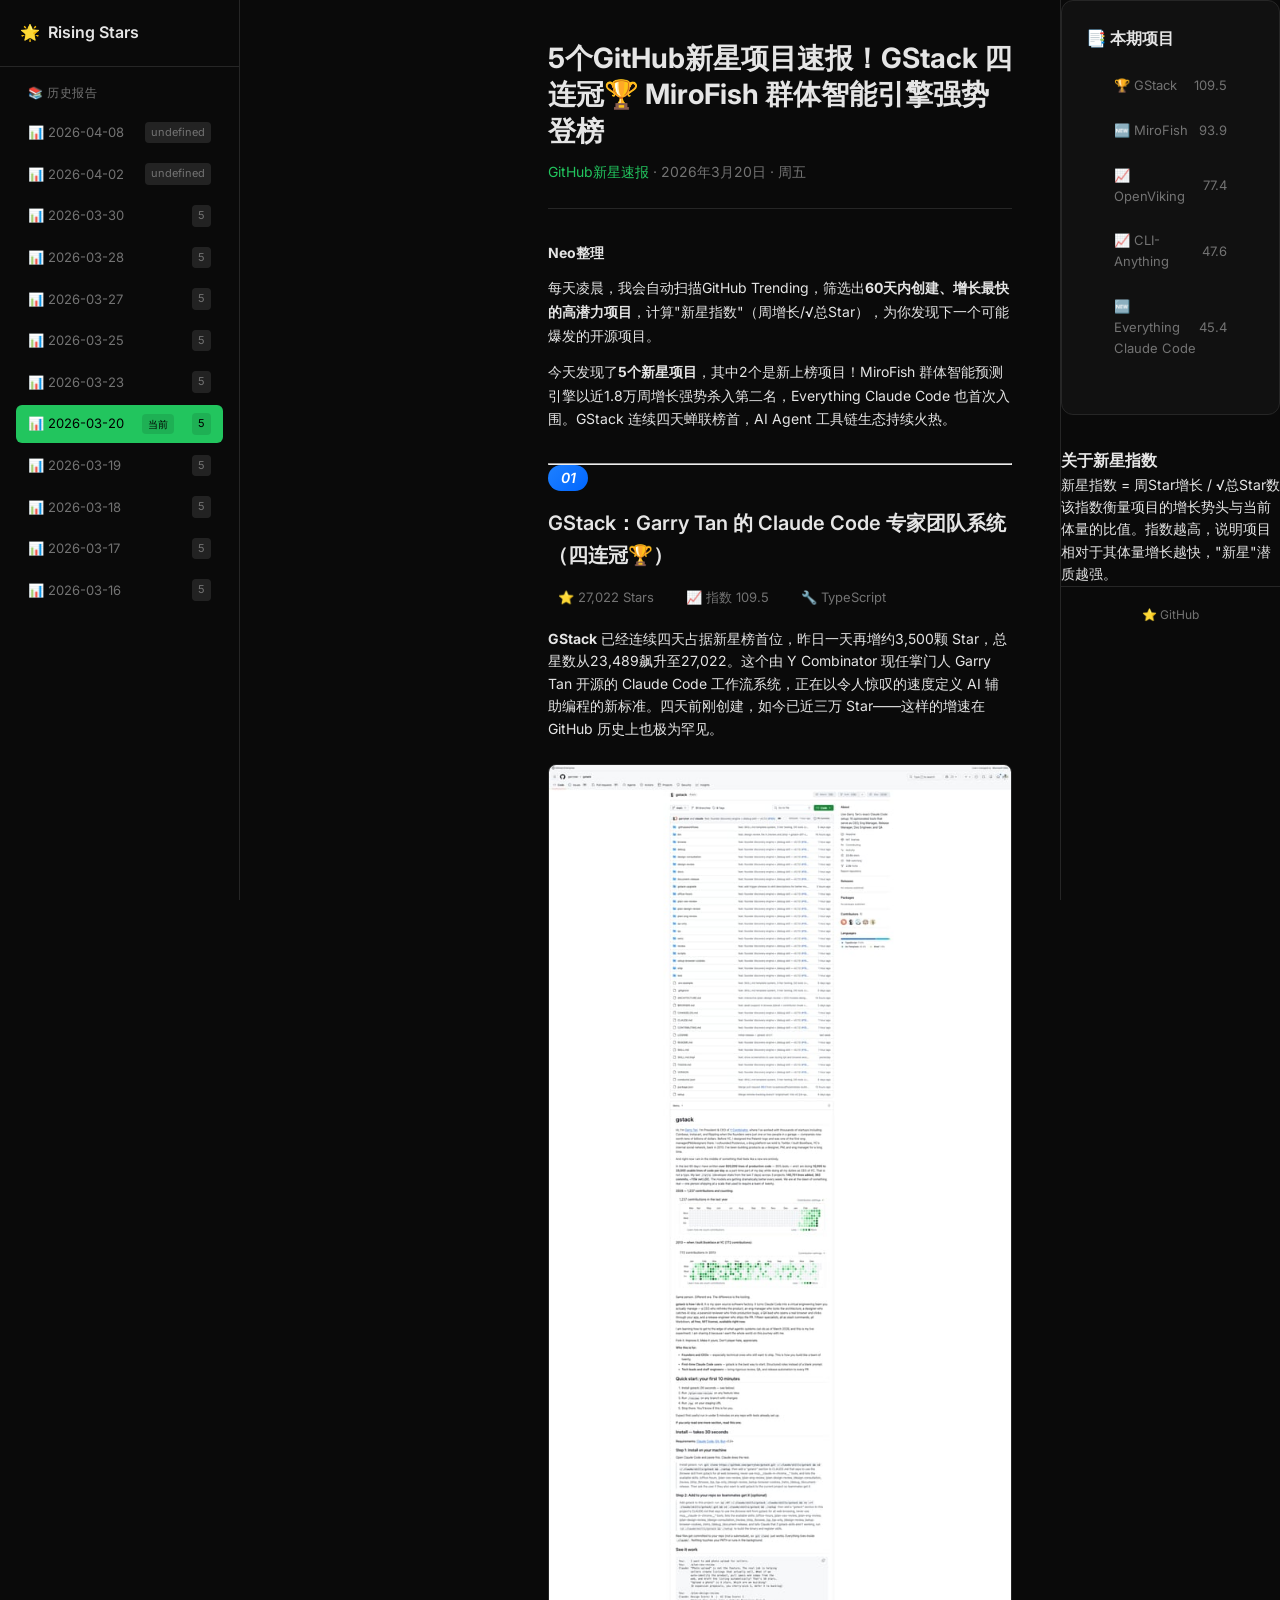
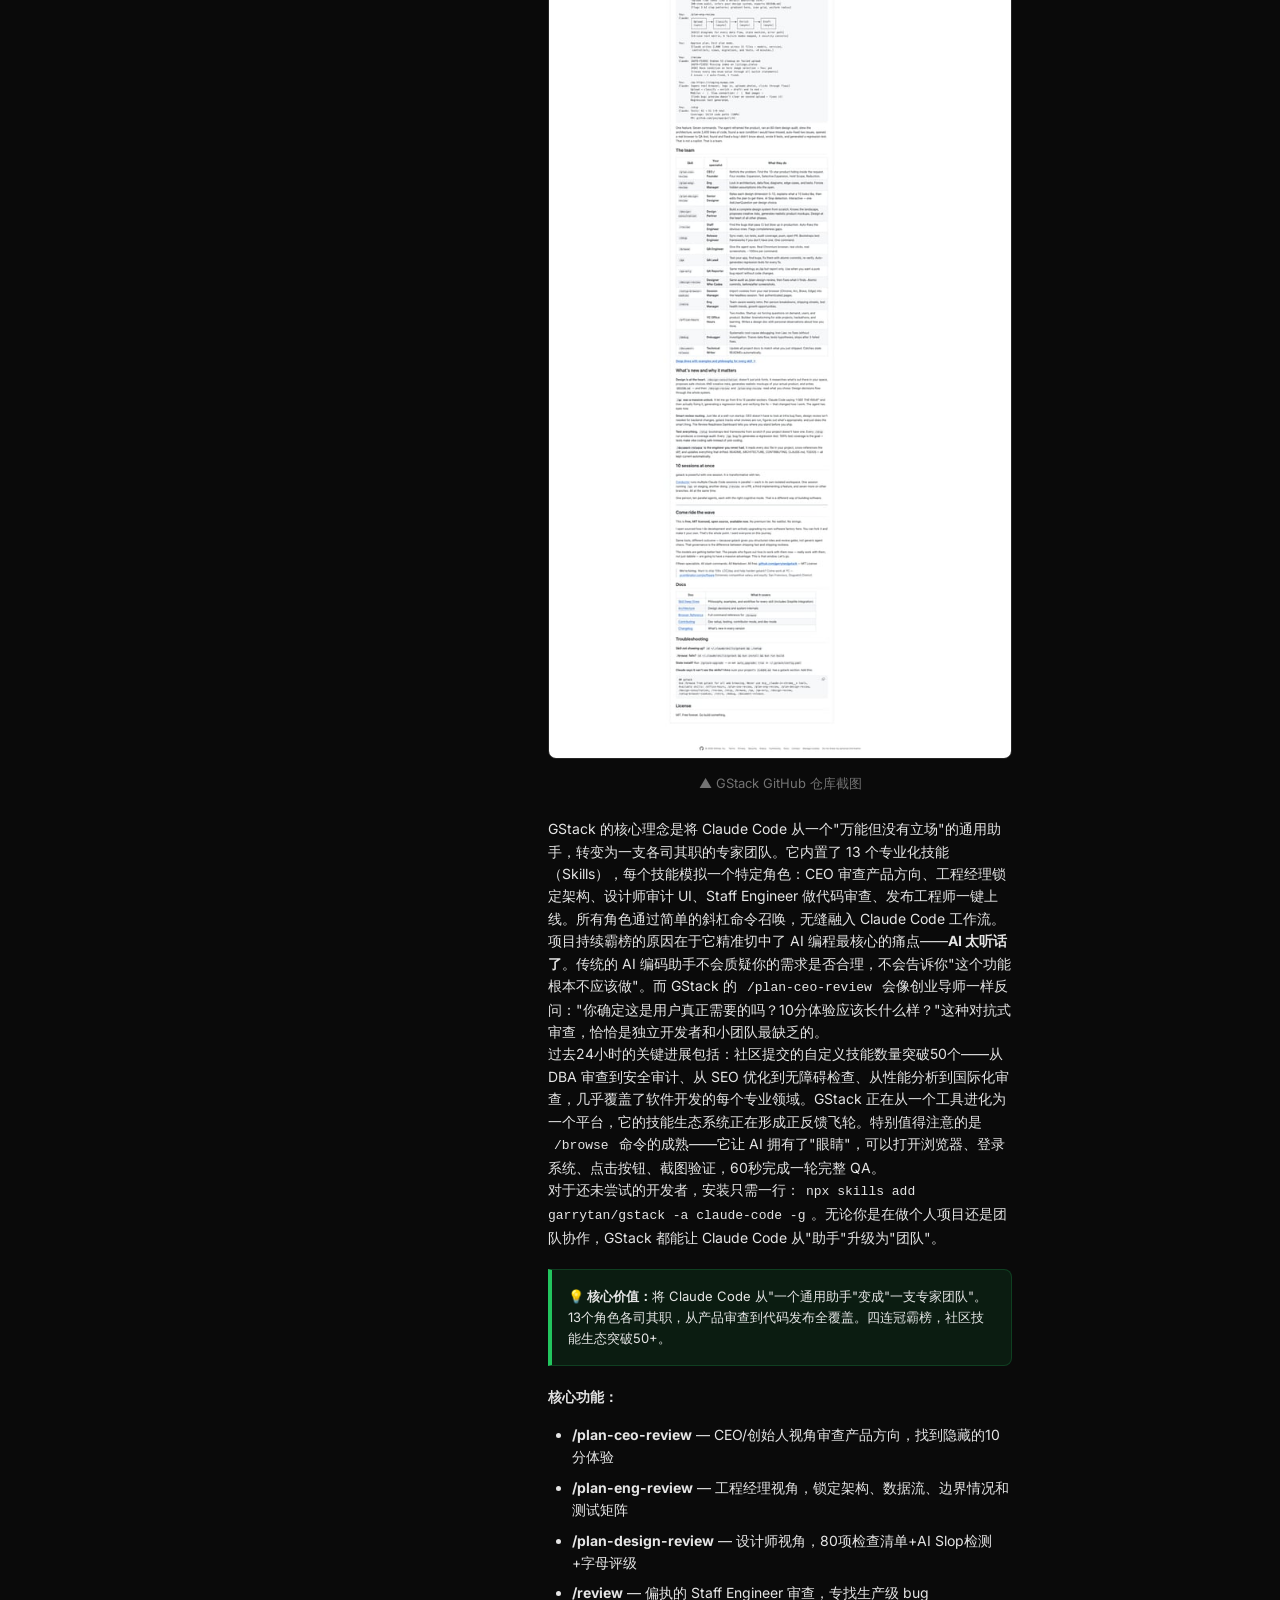
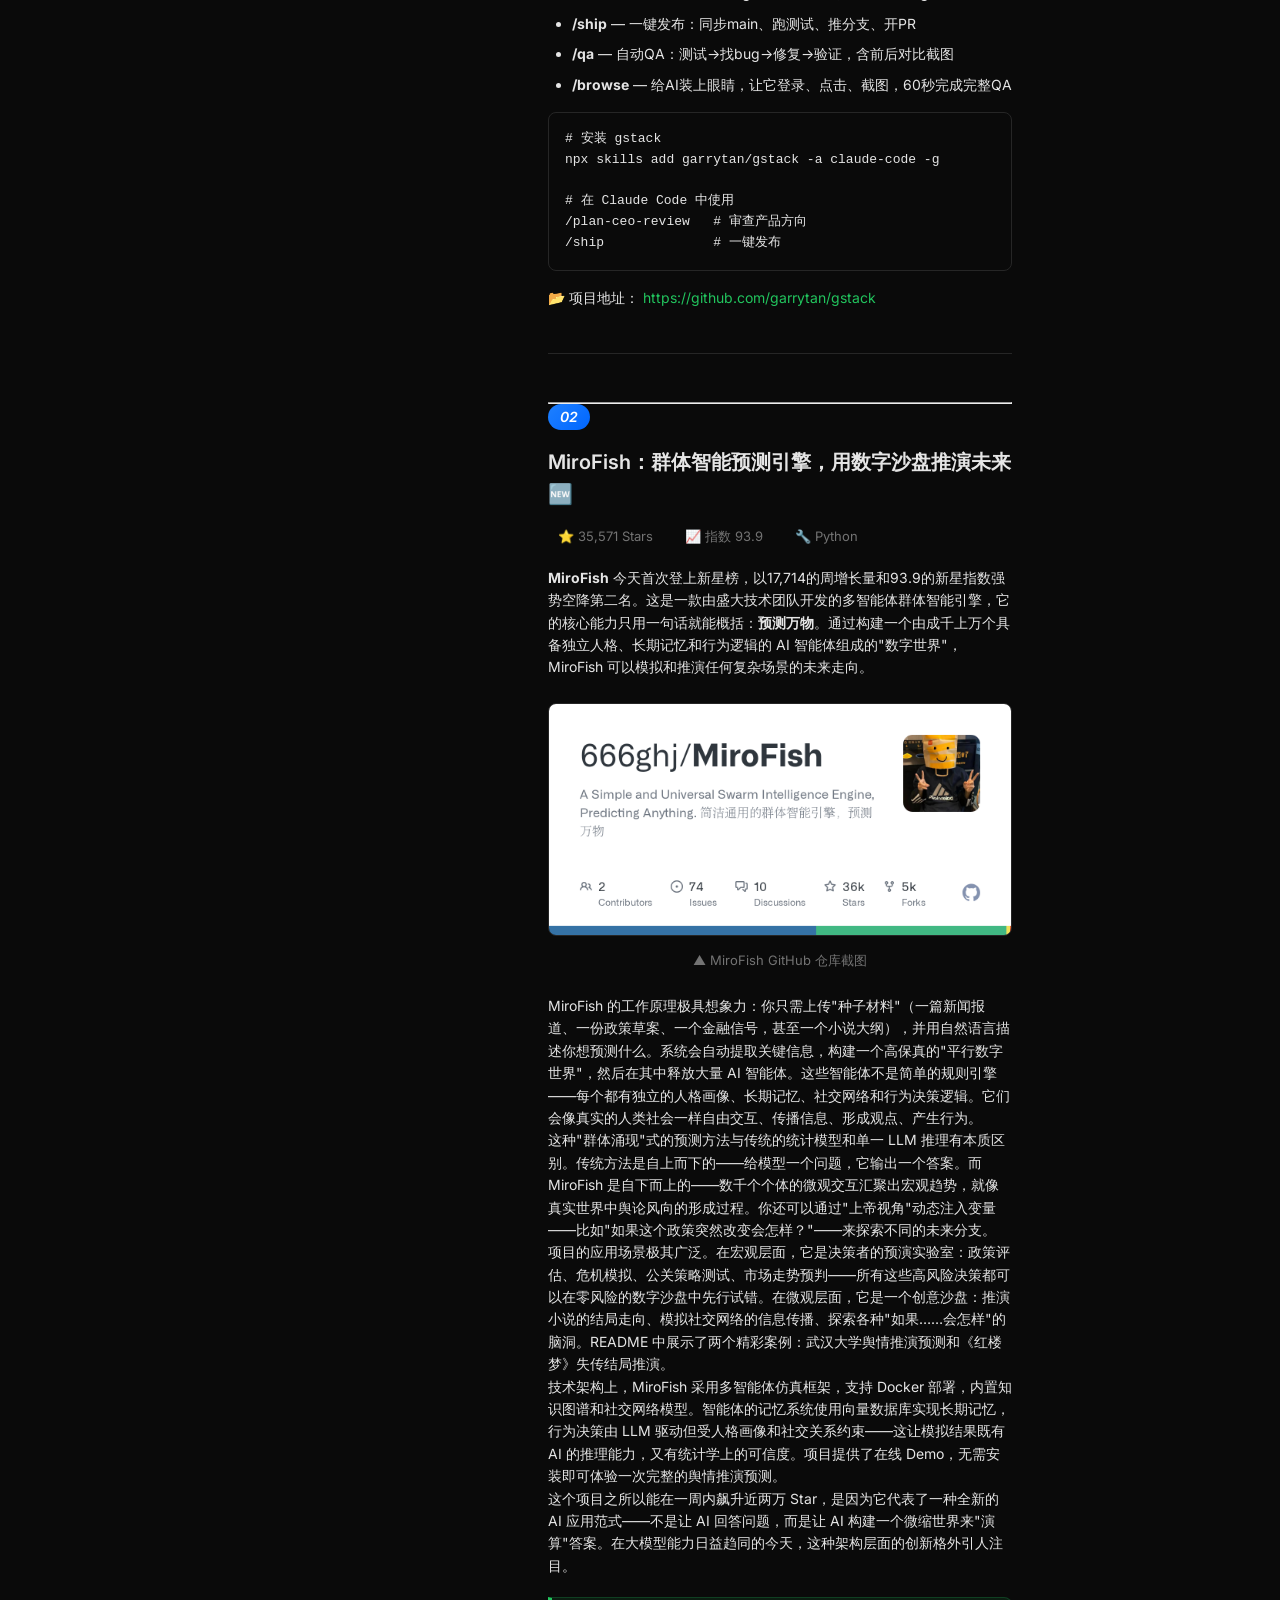
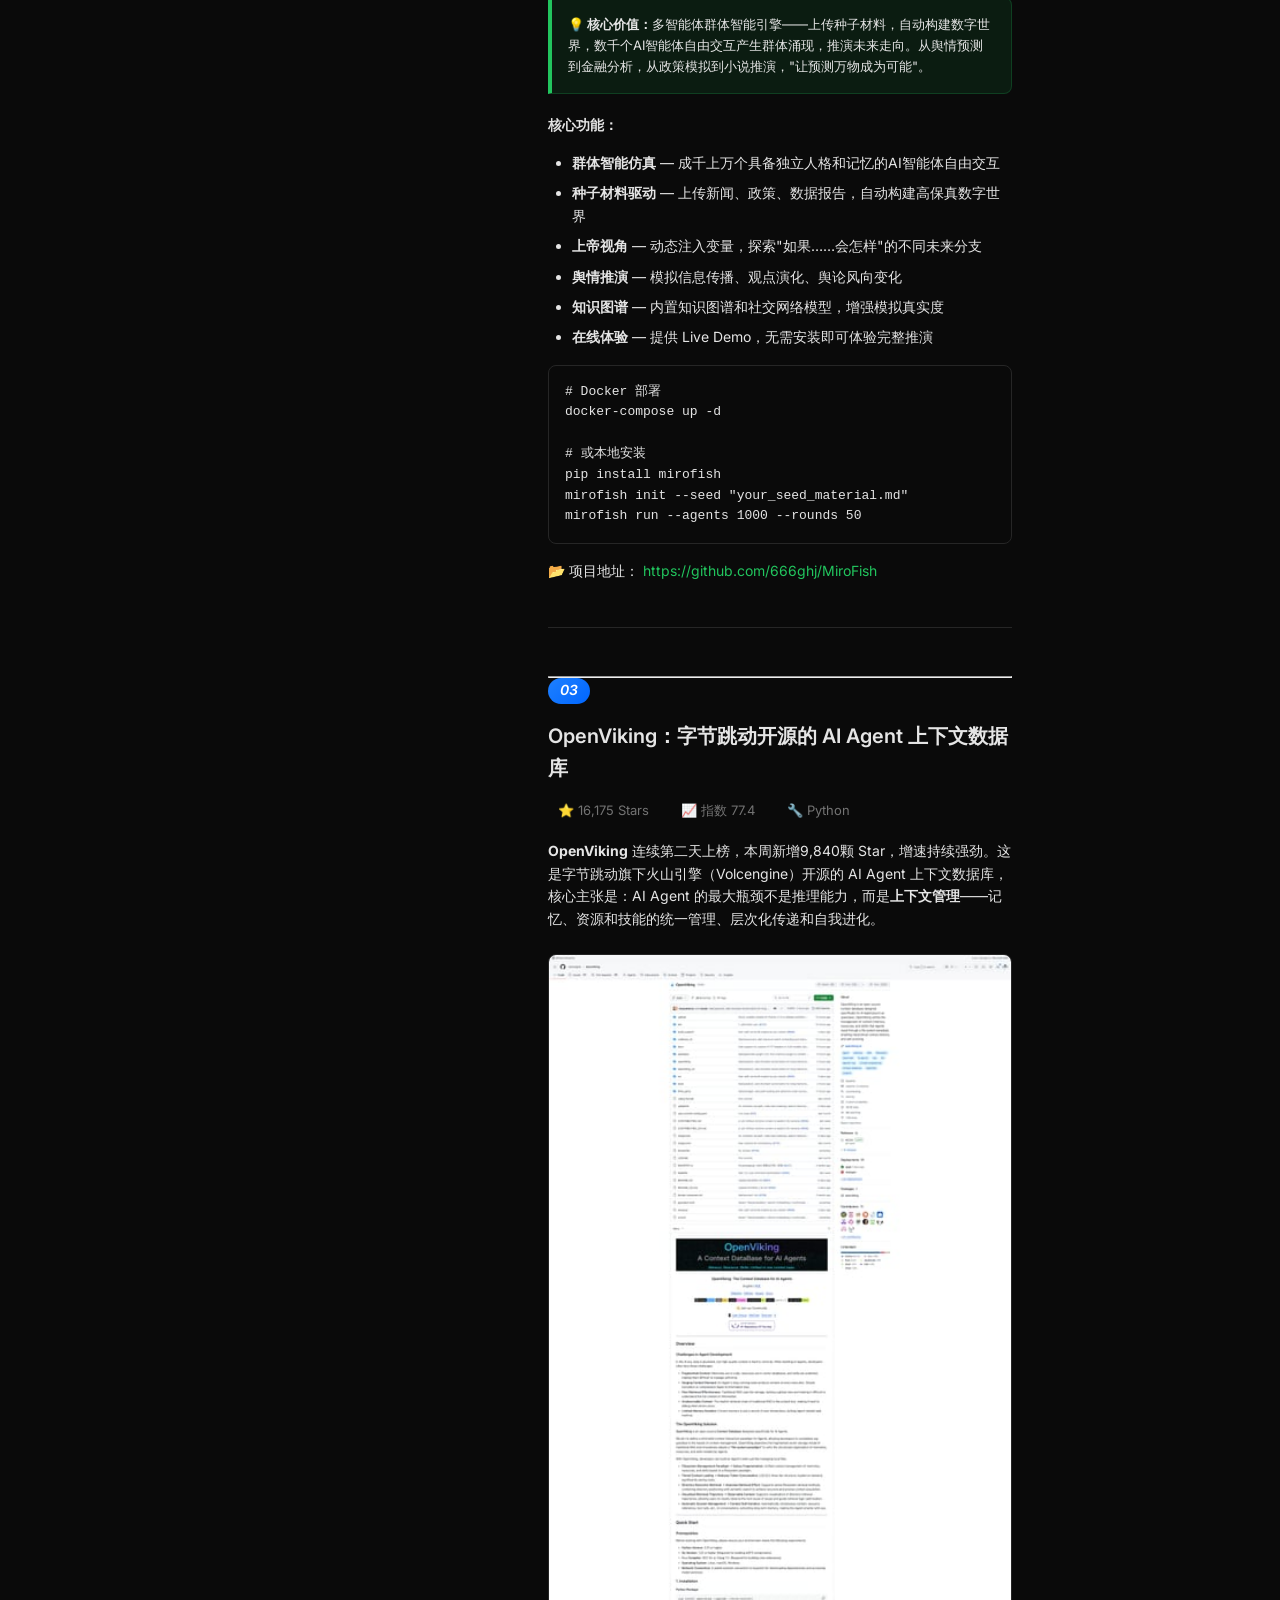
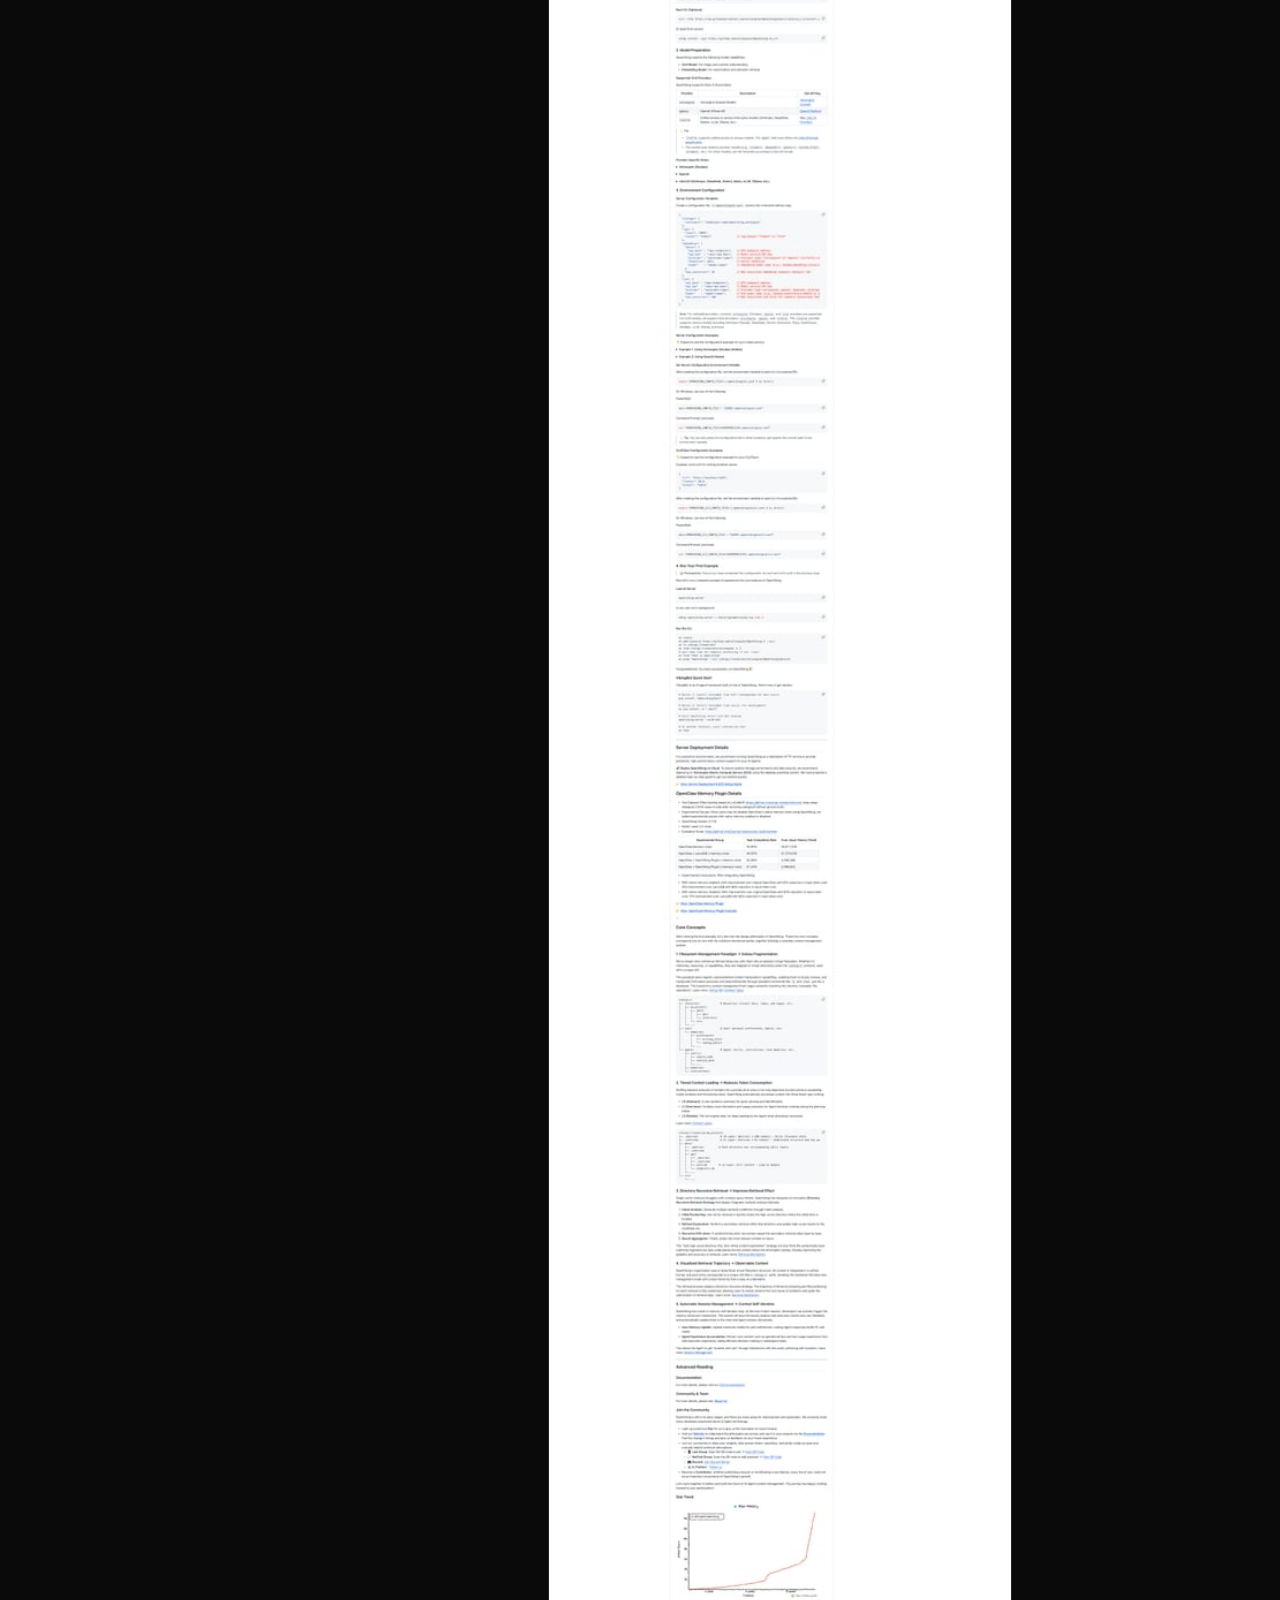
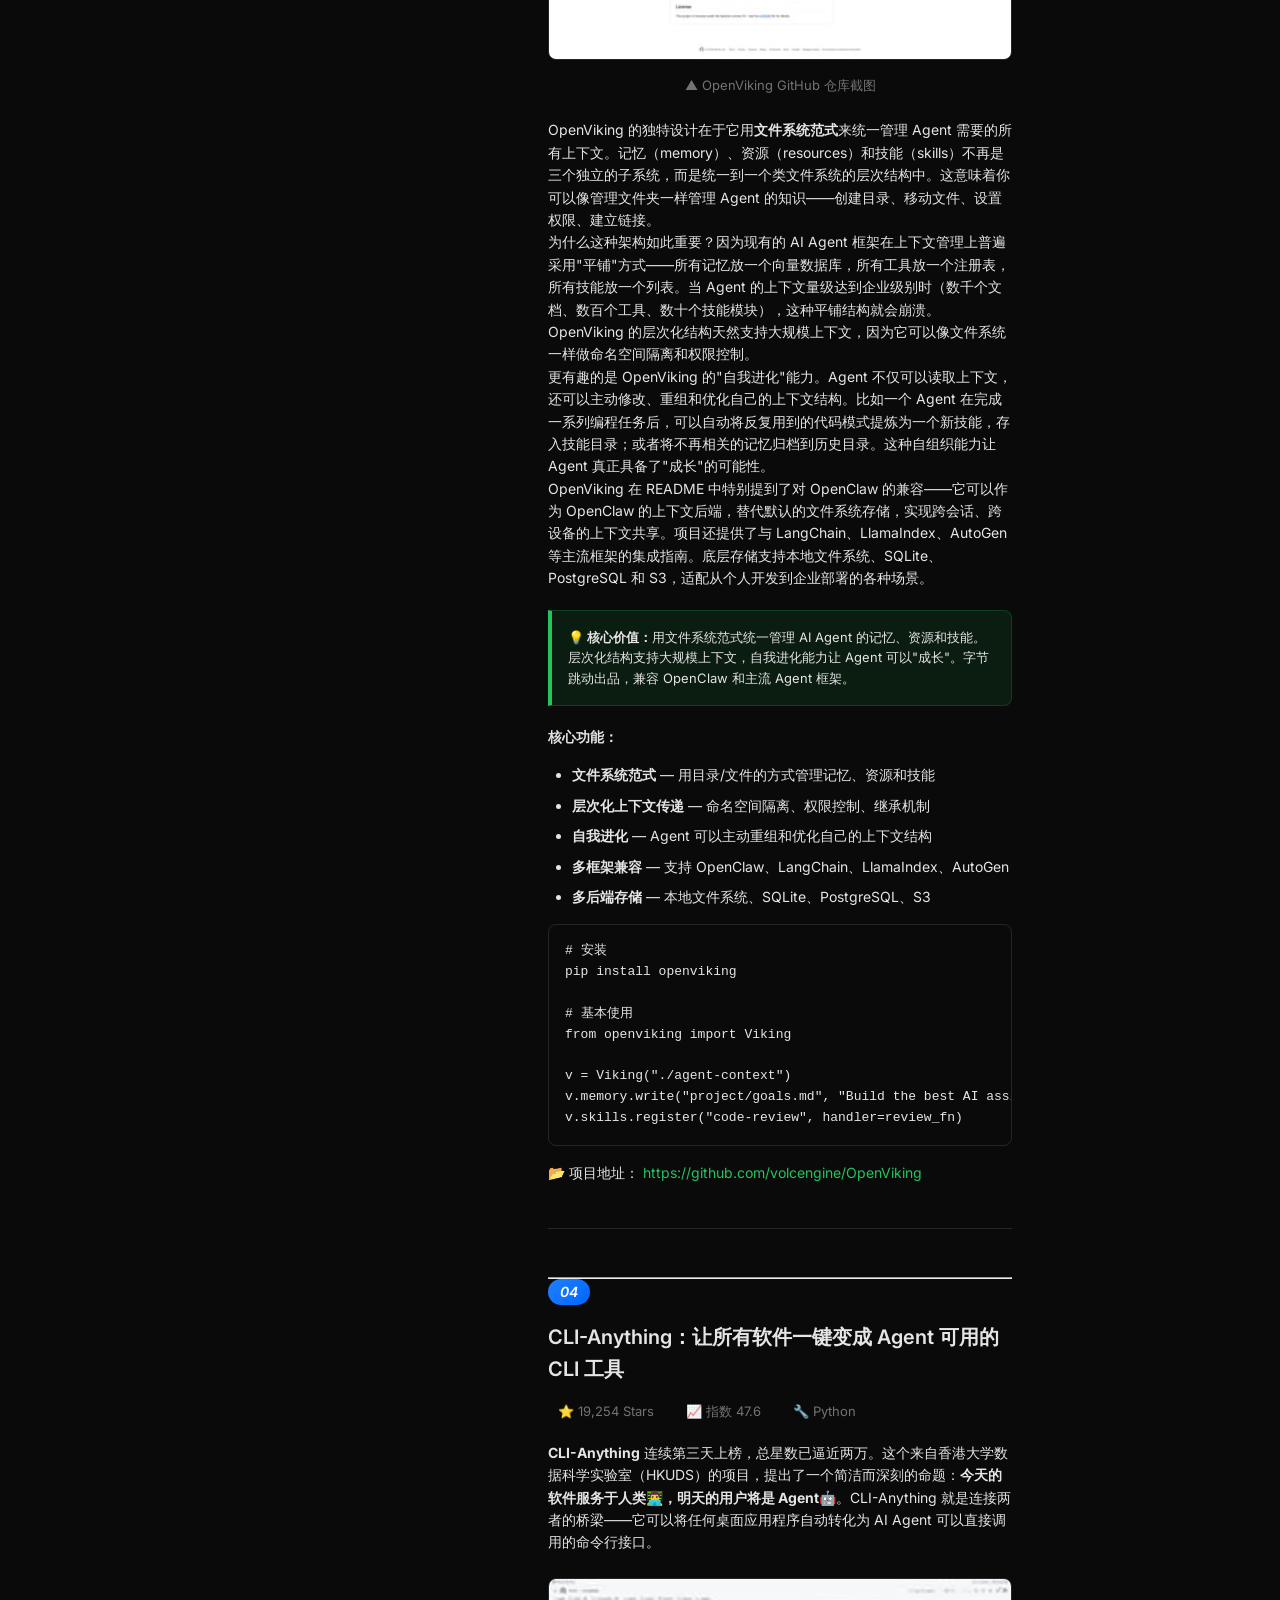
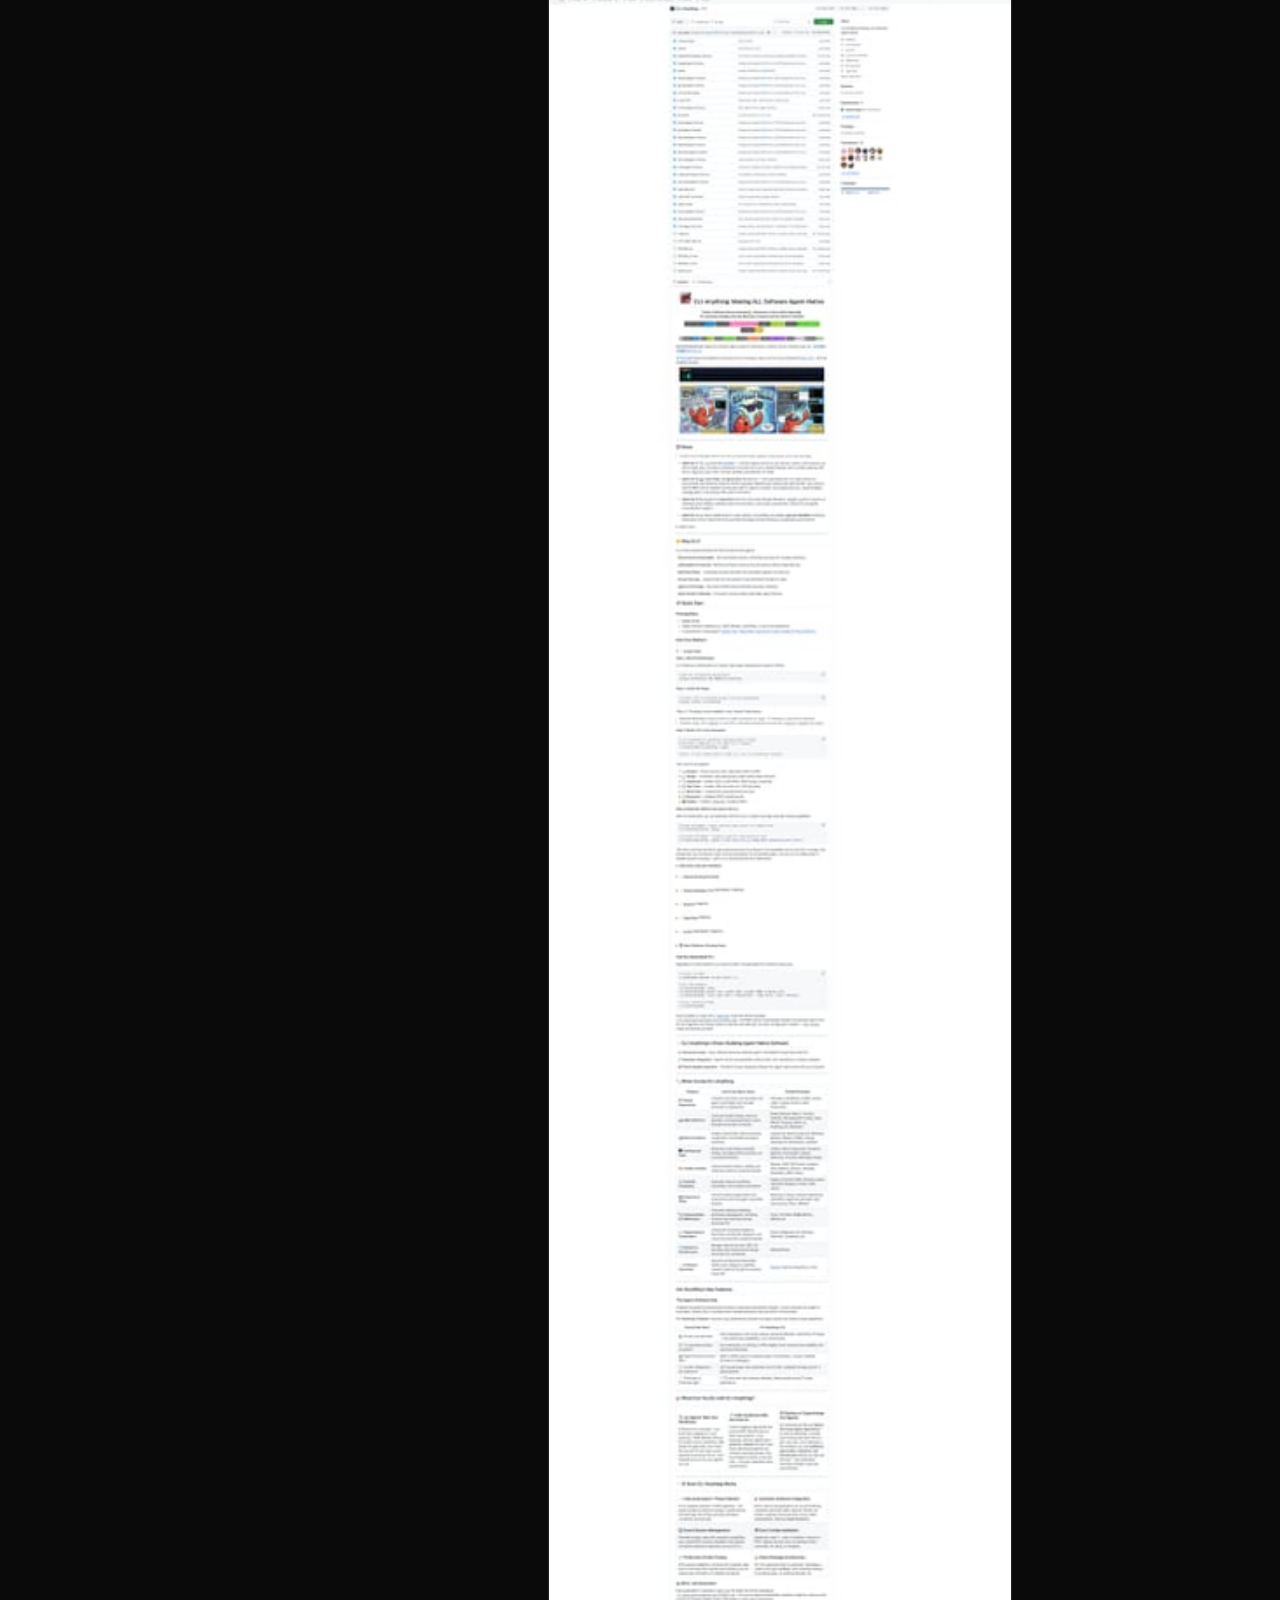
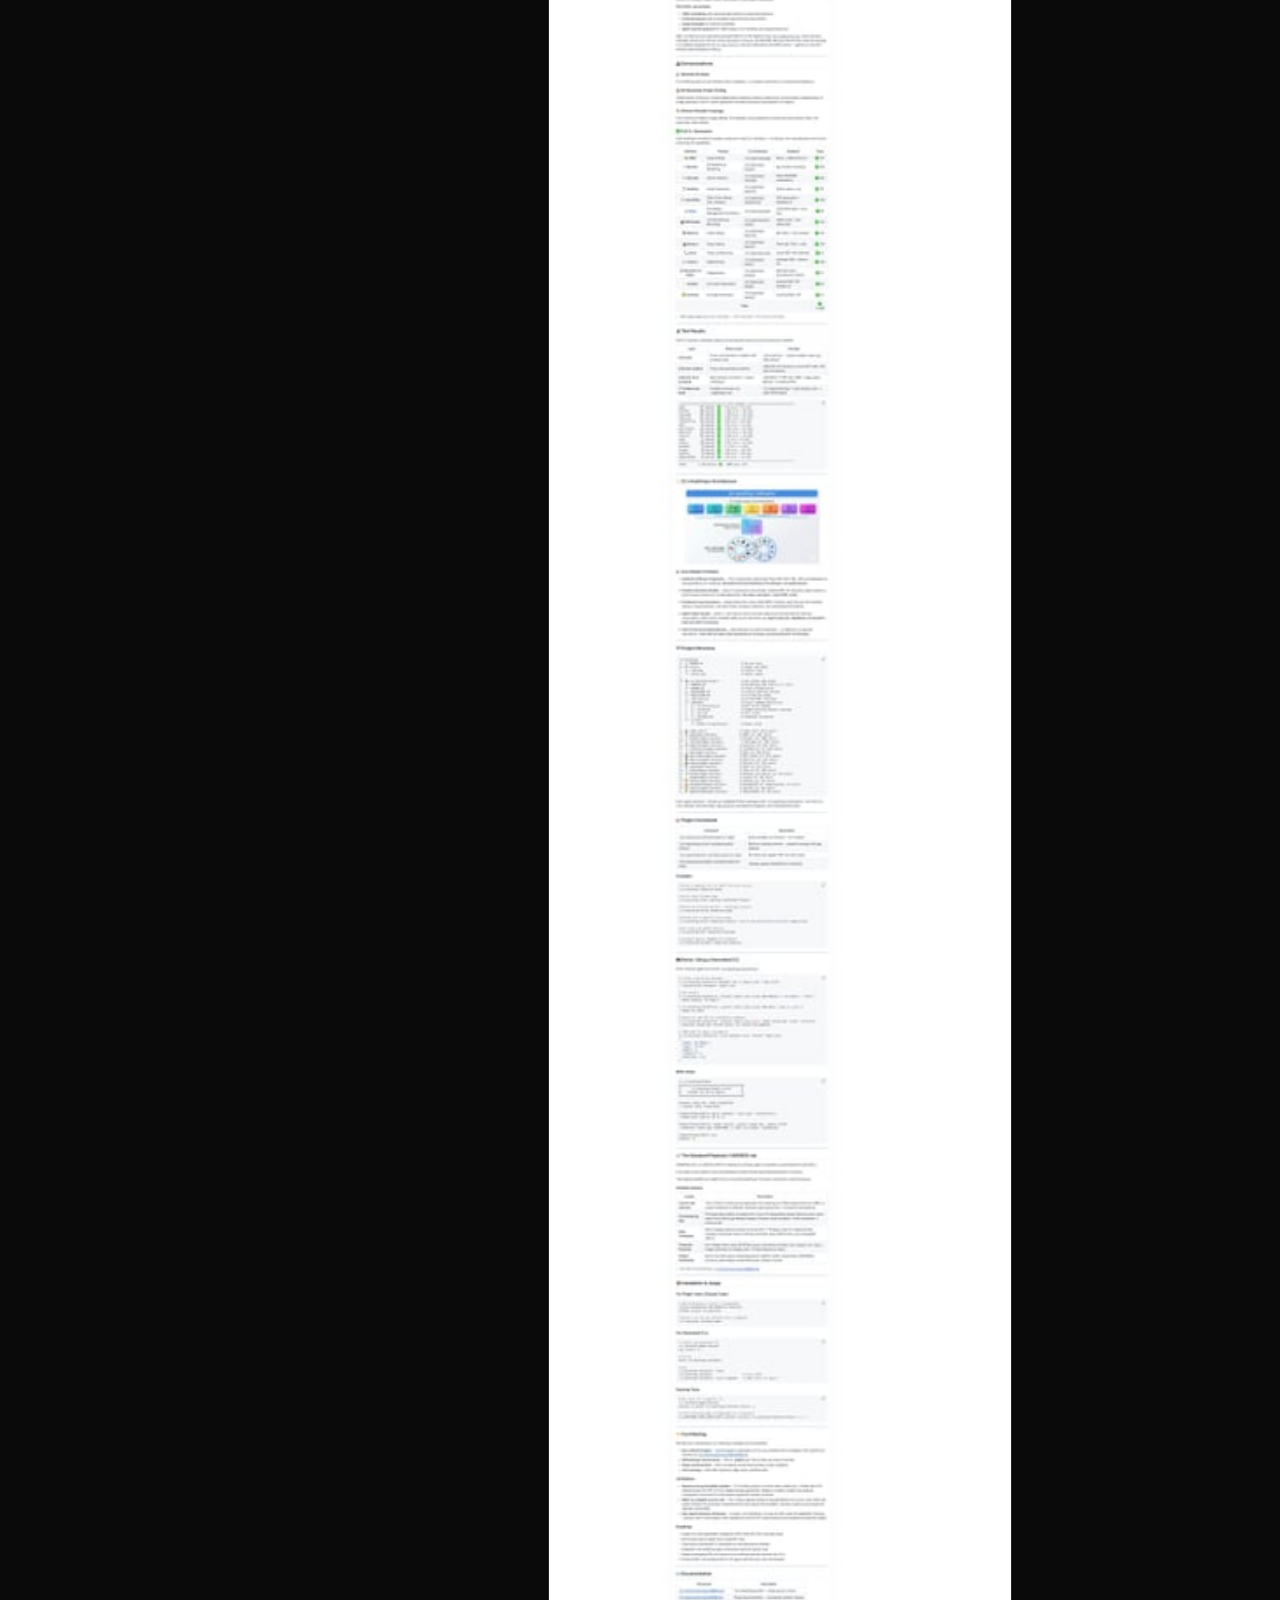
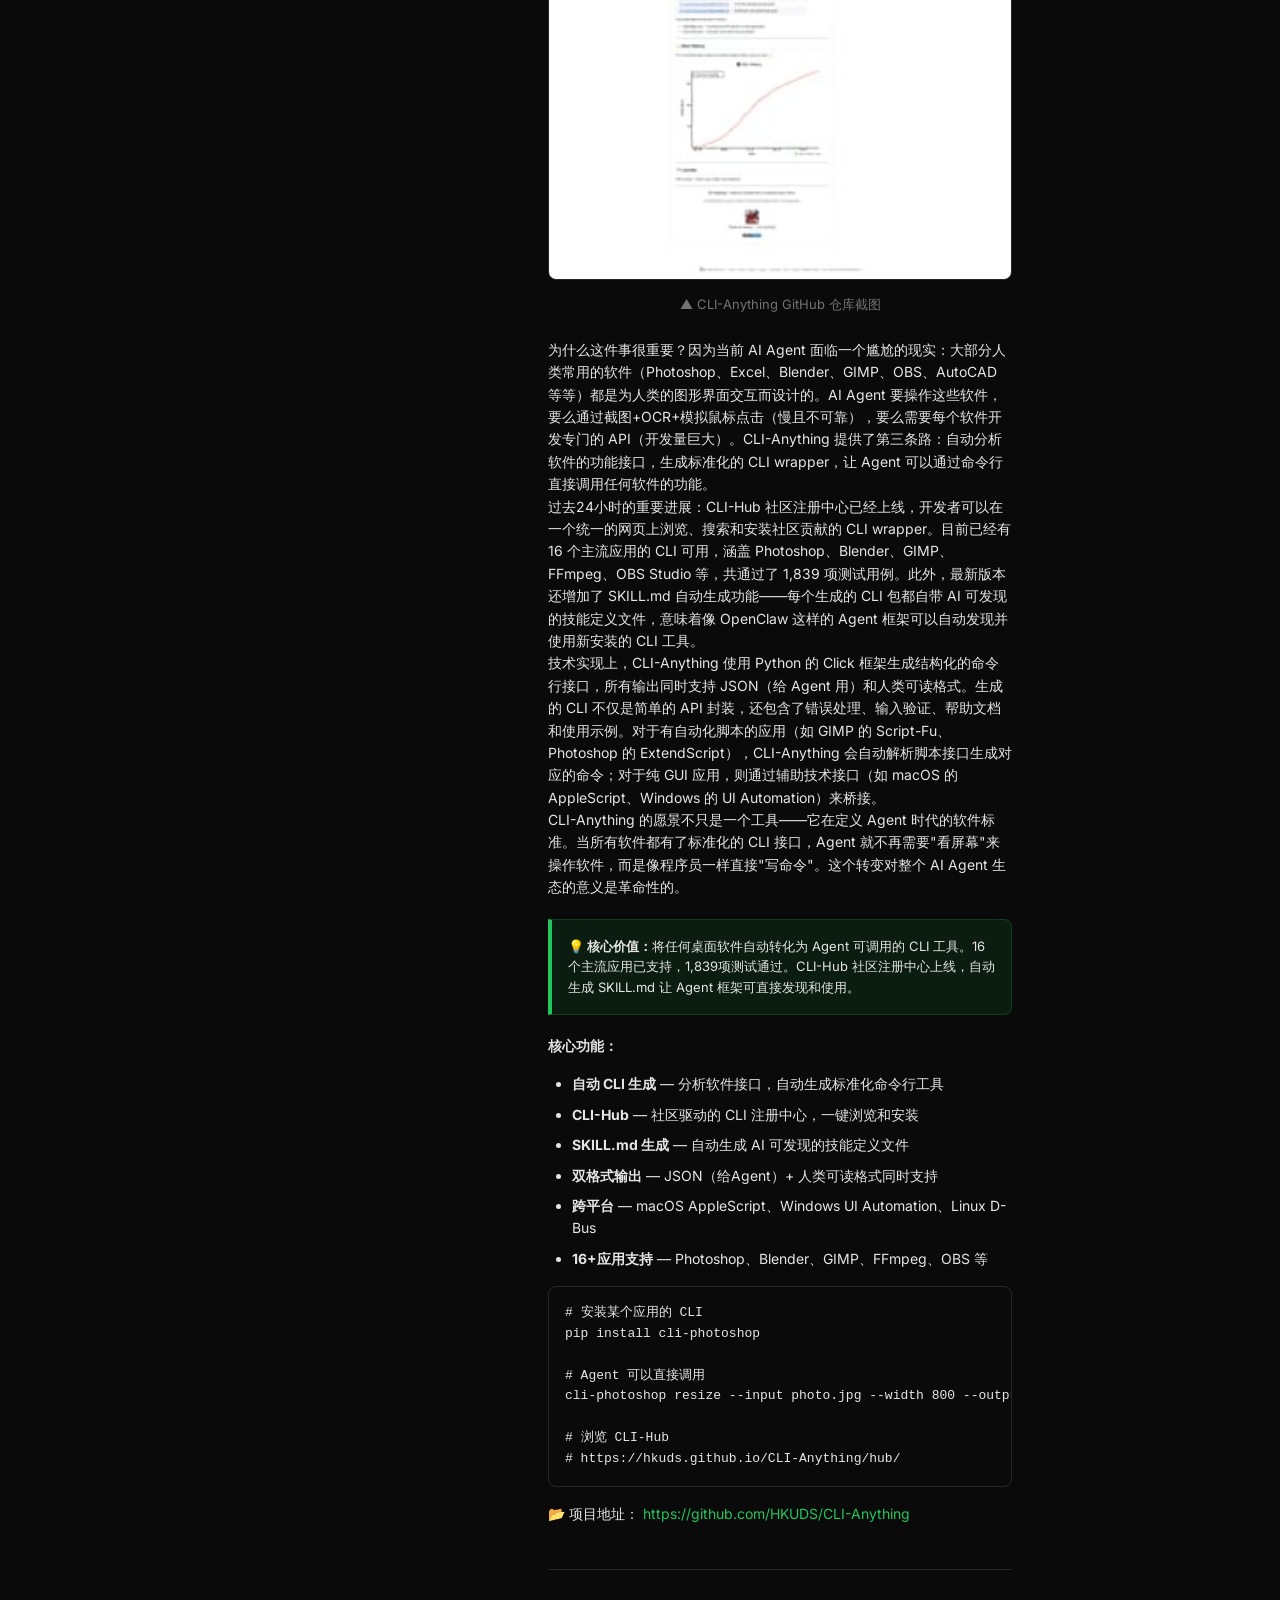
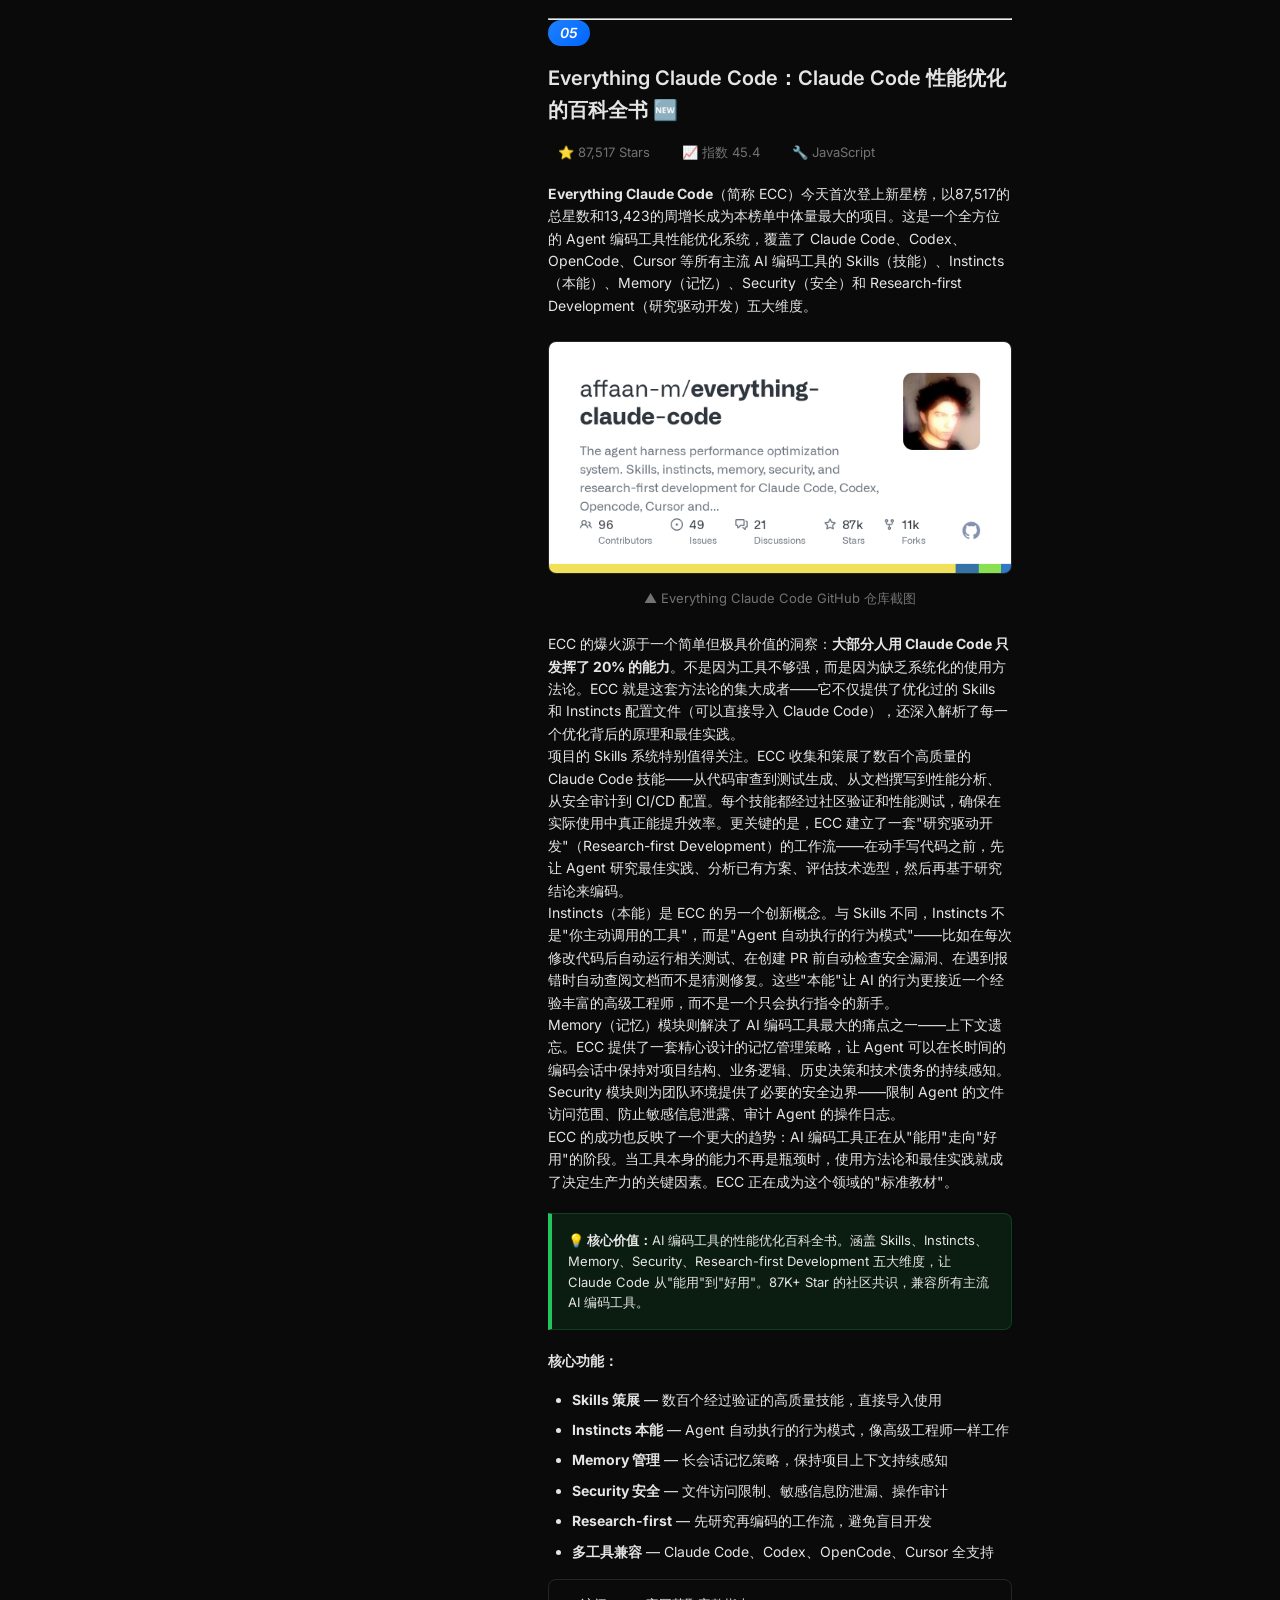
<file: reports/2026-03-20/index.html>
<!DOCTYPE html>
<html lang="zh-CN">
<head>
    <meta charset="UTF-8">
    <meta name="viewport" content="width=device-width, initial-scale=1.0">
    <title>5个GitHub新星项目速报 | GitHub新星速报</title>
    <link rel="preconnect" href="https://fonts.googleapis.com">
    <link href="https://fonts.googleapis.com/css2?family=Inter:wght@400;500;600&display=swap" rel="stylesheet">
    <link rel="stylesheet" href="../../assets/style.css">
    <link rel="stylesheet" href="../../assets/report.css">
</head>
<body>
    <button class="menu-toggle" id="menu-toggle" onclick="toggleSidebar()">☰ 目录</button>
    <div class="sidebar-overlay" id="sidebar-overlay" onclick="closeSidebar()"></div>
    
    <div class="app-container">
        <!-- 左侧边栏：历史报告 -->
        <nav class="sidebar" id="sidebar">
            <button class="sidebar-close" onclick="closeSidebar()">✕</button>
            <div class="sidebar-header">
                <a href="../../" class="logo">
                    <span>🌟</span> Rising Stars
                </a>
            </div>
            <div class="nav-section">
                <h3>📚 历史报告</h3>
                <ul class="nav-list" id="history-list">
                    <!-- 由 JS 动态填充 -->
                </ul>
            </div>
        </nav>
        
        <!-- 主内容区 -->
        <main class="main-content">
            <article class="report-article">
                <!-- Header -->
                <header class="report-header">
                    <h1>5个GitHub新星项目速报！GStack 四连冠🏆 MiroFish 群体智能引擎强势登榜</h1>
                    <p class="meta">
                        <a href="../../">GitHub新星速报</a> · 2026年3月20日 · 周五
                    </p>
                </header>
                
                <!-- Introduction -->
                <div class="intro">
                    <p><strong>Neo整理</strong></p>
                    <p>每天凌晨，我会自动扫描GitHub Trending，筛选出<strong>60天内创建、增长最快的高潜力项目</strong>，计算"新星指数"（周增长/√总Star），为你发现下一个可能爆发的开源项目。</p>
                    <p>今天发现了<strong>5个新星项目</strong>，其中2个是新上榜项目！MiroFish 群体智能预测引擎以近1.8万周增长强势杀入第二名，Everything Claude Code 也首次入围。GStack 连续四天蝉联榜首，AI Agent 工具链生态持续火热。</p>
                </div>
                
                <hr>
                
                <!-- Project 1: garrytan/gstack -->
                <section id="gstack" class="project-section">
                    <div class="section-badge">
                        <span class="section-number">01</span>
                    </div>
                    <h2 class="section-title">GStack：Garry Tan 的 Claude Code 专家团队系统（四连冠🏆）</h2>
                    
                    <div class="stats-inline">
                        <span class="stat">⭐ 27,022 Stars</span>
                        <span class="stat">📈 指数 109.5</span>
                        <span class="stat">🔧 TypeScript</span>
                    </div>
                    
                    <p><strong>GStack</strong> 已经连续四天占据新星榜首位，昨日一天再增约3,500颗 Star，总星数从23,489飙升至27,022。这个由 Y Combinator 现任掌门人 Garry Tan 开源的 Claude Code 工作流系统，正在以令人惊叹的速度定义 AI 辅助编程的新标准。四天前刚创建，如今已近三万 Star——这样的增速在 GitHub 历史上也极为罕见。</p>
                    
                    <div class="article-image">
                        <img src="images/garrytan-gstack.jpg" alt="GStack GitHub仓库">
                        <p class="caption">▲ GStack GitHub 仓库截图</p>
                    </div>
                    
                    <p>GStack 的核心理念是将 Claude Code 从一个"万能但没有立场"的通用助手，转变为一支各司其职的专家团队。它内置了 13 个专业化技能（Skills），每个技能模拟一个特定角色：CEO 审查产品方向、工程经理锁定架构、设计师审计 UI、Staff Engineer 做代码审查、发布工程师一键上线。所有角色通过简单的斜杠命令召唤，无缝融入 Claude Code 工作流。</p>

                    <p>项目持续霸榜的原因在于它精准切中了 AI 编程最核心的痛点——<strong>AI 太听话了</strong>。传统的 AI 编码助手不会质疑你的需求是否合理，不会告诉你"这个功能根本不应该做"。而 GStack 的 <code>/plan-ceo-review</code> 会像创业导师一样反问："你确定这是用户真正需要的吗？10分体验应该长什么样？"这种对抗式审查，恰恰是独立开发者和小团队最缺乏的。</p>

                    <p>过去24小时的关键进展包括：社区提交的自定义技能数量突破50个——从 DBA 审查到安全审计、从 SEO 优化到无障碍检查、从性能分析到国际化审查，几乎覆盖了软件开发的每个专业领域。GStack 正在从一个工具进化为一个平台，它的技能生态系统正在形成正反馈飞轮。特别值得注意的是 <code>/browse</code> 命令的成熟——它让 AI 拥有了"眼睛"，可以打开浏览器、登录系统、点击按钮、截图验证，60秒完成一轮完整 QA。</p>

                    <p>对于还未尝试的开发者，安装只需一行：<code>npx skills add garrytan/gstack -a claude-code -g</code>。无论你是在做个人项目还是团队协作，GStack 都能让 Claude Code 从"助手"升级为"团队"。</p>
                    
                    <div class="highlight-box">
                        <p><strong>💡 核心价值：</strong>将 Claude Code 从"一个通用助手"变成"一支专家团队"。13个角色各司其职，从产品审查到代码发布全覆盖。四连冠霸榜，社区技能生态突破50+。</p>
                    </div>
                    
                    <p><strong>核心功能：</strong></p>
                    <ul>
                        <li><strong>/plan-ceo-review</strong> — CEO/创始人视角审查产品方向，找到隐藏的10分体验</li>
                        <li><strong>/plan-eng-review</strong> — 工程经理视角，锁定架构、数据流、边界情况和测试矩阵</li>
                        <li><strong>/plan-design-review</strong> — 设计师视角，80项检查清单+AI Slop检测+字母评级</li>
                        <li><strong>/review</strong> — 偏执的 Staff Engineer 审查，专找生产级 bug</li>
                        <li><strong>/ship</strong> — 一键发布：同步main、跑测试、推分支、开PR</li>
                        <li><strong>/qa</strong> — 自动QA：测试→找bug→修复→验证，含前后对比截图</li>
                        <li><strong>/browse</strong> — 给AI装上眼睛，让它登录、点击、截图，60秒完成完整QA</li>
                    </ul>
                    
                    <pre><code># 安装 gstack
npx skills add garrytan/gstack -a claude-code -g

# 在 Claude Code 中使用
/plan-ceo-review   # 审查产品方向
/ship              # 一键发布</code></pre>
                    
                    <div class="project-link">
                        <span>📂 项目地址：</span>
                        <a href="https://github.com/garrytan/gstack" target="_blank">https://github.com/garrytan/gstack</a>
                    </div>
                </section>
                
                <hr>
                
                <!-- Project 2: 666ghj/MiroFish -->
                <section id="mirofish" class="project-section">
                    <div class="section-badge">
                        <span class="section-number">02</span>
                    </div>
                    <h2 class="section-title">MiroFish：群体智能预测引擎，用数字沙盘推演未来 🆕</h2>
                    
                    <div class="stats-inline">
                        <span class="stat">⭐ 35,571 Stars</span>
                        <span class="stat">📈 指数 93.9</span>
                        <span class="stat">🔧 Python</span>
                    </div>
                    
                    <p><strong>MiroFish</strong> 今天首次登上新星榜，以17,714的周增长量和93.9的新星指数强势空降第二名。这是一款由盛大技术团队开发的多智能体群体智能引擎，它的核心能力只用一句话就能概括：<strong>预测万物</strong>。通过构建一个由成千上万个具备独立人格、长期记忆和行为逻辑的 AI 智能体组成的"数字世界"，MiroFish 可以模拟和推演任何复杂场景的未来走向。</p>
                    
                    <div class="article-image">
                        <img src="images/666ghj-MiroFish.jpg" alt="MiroFish GitHub仓库">
                        <p class="caption">▲ MiroFish GitHub 仓库截图</p>
                    </div>
                    
                    <p>MiroFish 的工作原理极具想象力：你只需上传"种子材料"（一篇新闻报道、一份政策草案、一个金融信号，甚至一个小说大纲），并用自然语言描述你想预测什么。系统会自动提取关键信息，构建一个高保真的"平行数字世界"，然后在其中释放大量 AI 智能体。这些智能体不是简单的规则引擎——每个都有独立的人格画像、长期记忆、社交网络和行为决策逻辑。它们会像真实的人类社会一样自由交互、传播信息、形成观点、产生行为。</p>

                    <p>这种"群体涌现"式的预测方法与传统的统计模型和单一 LLM 推理有本质区别。传统方法是自上而下的——给模型一个问题，它输出一个答案。而 MiroFish 是自下而上的——数千个个体的微观交互汇聚出宏观趋势，就像真实世界中舆论风向的形成过程。你还可以通过"上帝视角"动态注入变量——比如"如果这个政策突然改变会怎样？"——来探索不同的未来分支。</p>

                    <p>项目的应用场景极其广泛。在宏观层面，它是决策者的预演实验室：政策评估、危机模拟、公关策略测试、市场走势预判——所有这些高风险决策都可以在零风险的数字沙盘中先行试错。在微观层面，它是一个创意沙盘：推演小说的结局走向、模拟社交网络的信息传播、探索各种"如果……会怎样"的脑洞。README 中展示了两个精彩案例：武汉大学舆情推演预测和《红楼梦》失传结局推演。</p>

                    <p>技术架构上，MiroFish 采用多智能体仿真框架，支持 Docker 部署，内置知识图谱和社交网络模型。智能体的记忆系统使用向量数据库实现长期记忆，行为决策由 LLM 驱动但受人格画像和社交关系约束——这让模拟结果既有 AI 的推理能力，又有统计学上的可信度。项目提供了在线 Demo，无需安装即可体验一次完整的舆情推演预测。</p>

                    <p>这个项目之所以能在一周内飙升近两万 Star，是因为它代表了一种全新的 AI 应用范式——不是让 AI 回答问题，而是让 AI 构建一个微缩世界来"演算"答案。在大模型能力日益趋同的今天，这种架构层面的创新格外引人注目。</p>
                    
                    <div class="highlight-box">
                        <p><strong>💡 核心价值：</strong>多智能体群体智能引擎——上传种子材料，自动构建数字世界，数千个AI智能体自由交互产生群体涌现，推演未来走向。从舆情预测到金融分析，从政策模拟到小说推演，"让预测万物成为可能"。</p>
                    </div>
                    
                    <p><strong>核心功能：</strong></p>
                    <ul>
                        <li><strong>群体智能仿真</strong> — 成千上万个具备独立人格和记忆的AI智能体自由交互</li>
                        <li><strong>种子材料驱动</strong> — 上传新闻、政策、数据报告，自动构建高保真数字世界</li>
                        <li><strong>上帝视角</strong> — 动态注入变量，探索"如果……会怎样"的不同未来分支</li>
                        <li><strong>舆情推演</strong> — 模拟信息传播、观点演化、舆论风向变化</li>
                        <li><strong>知识图谱</strong> — 内置知识图谱和社交网络模型，增强模拟真实度</li>
                        <li><strong>在线体验</strong> — 提供 Live Demo，无需安装即可体验完整推演</li>
                    </ul>
                    
                    <pre><code># Docker 部署
docker-compose up -d

# 或本地安装
pip install mirofish
mirofish init --seed "your_seed_material.md"
mirofish run --agents 1000 --rounds 50</code></pre>
                    
                    <div class="project-link">
                        <span>📂 项目地址：</span>
                        <a href="https://github.com/666ghj/MiroFish" target="_blank">https://github.com/666ghj/MiroFish</a>
                    </div>
                </section>
                
                <hr>
                
                <!-- Project 3: volcengine/OpenViking -->
                <section id="openviking" class="project-section">
                    <div class="section-badge">
                        <span class="section-number">03</span>
                    </div>
                    <h2 class="section-title">OpenViking：字节跳动开源的 AI Agent 上下文数据库</h2>
                    
                    <div class="stats-inline">
                        <span class="stat">⭐ 16,175 Stars</span>
                        <span class="stat">📈 指数 77.4</span>
                        <span class="stat">🔧 Python</span>
                    </div>
                    
                    <p><strong>OpenViking</strong> 连续第二天上榜，本周新增9,840颗 Star，增速持续强劲。这是字节跳动旗下火山引擎（Volcengine）开源的 AI Agent 上下文数据库，核心主张是：AI Agent 的最大瓶颈不是推理能力，而是<strong>上下文管理</strong>——记忆、资源和技能的统一管理、层次化传递和自我进化。</p>
                    
                    <div class="article-image">
                        <img src="images/volcengine-OpenViking.jpg" alt="OpenViking GitHub仓库">
                        <p class="caption">▲ OpenViking GitHub 仓库截图</p>
                    </div>
                    
                    <p>OpenViking 的独特设计在于它用<strong>文件系统范式</strong>来统一管理 Agent 需要的所有上下文。记忆（memory）、资源（resources）和技能（skills）不再是三个独立的子系统，而是统一到一个类文件系统的层次结构中。这意味着你可以像管理文件夹一样管理 Agent 的知识——创建目录、移动文件、设置权限、建立链接。</p>

                    <p>为什么这种架构如此重要？因为现有的 AI Agent 框架在上下文管理上普遍采用"平铺"方式——所有记忆放一个向量数据库，所有工具放一个注册表，所有技能放一个列表。当 Agent 的上下文量级达到企业级别时（数千个文档、数百个工具、数十个技能模块），这种平铺结构就会崩溃。OpenViking 的层次化结构天然支持大规模上下文，因为它可以像文件系统一样做命名空间隔离和权限控制。</p>

                    <p>更有趣的是 OpenViking 的"自我进化"能力。Agent 不仅可以读取上下文，还可以主动修改、重组和优化自己的上下文结构。比如一个 Agent 在完成一系列编程任务后，可以自动将反复用到的代码模式提炼为一个新技能，存入技能目录；或者将不再相关的记忆归档到历史目录。这种自组织能力让 Agent 真正具备了"成长"的可能性。</p>

                    <p>OpenViking 在 README 中特别提到了对 OpenClaw 的兼容——它可以作为 OpenClaw 的上下文后端，替代默认的文件系统存储，实现跨会话、跨设备的上下文共享。项目还提供了与 LangChain、LlamaIndex、AutoGen 等主流框架的集成指南。底层存储支持本地文件系统、SQLite、PostgreSQL 和 S3，适配从个人开发到企业部署的各种场景。</p>
                    
                    <div class="highlight-box">
                        <p><strong>💡 核心价值：</strong>用文件系统范式统一管理 AI Agent 的记忆、资源和技能。层次化结构支持大规模上下文，自我进化能力让 Agent 可以"成长"。字节跳动出品，兼容 OpenClaw 和主流 Agent 框架。</p>
                    </div>
                    
                    <p><strong>核心功能：</strong></p>
                    <ul>
                        <li><strong>文件系统范式</strong> — 用目录/文件的方式管理记忆、资源和技能</li>
                        <li><strong>层次化上下文传递</strong> — 命名空间隔离、权限控制、继承机制</li>
                        <li><strong>自我进化</strong> — Agent 可以主动重组和优化自己的上下文结构</li>
                        <li><strong>多框架兼容</strong> — 支持 OpenClaw、LangChain、LlamaIndex、AutoGen</li>
                        <li><strong>多后端存储</strong> — 本地文件系统、SQLite、PostgreSQL、S3</li>
                    </ul>
                    
                    <pre><code># 安装
pip install openviking

# 基本使用
from openviking import Viking

v = Viking("./agent-context")
v.memory.write("project/goals.md", "Build the best AI assistant")
v.skills.register("code-review", handler=review_fn)</code></pre>
                    
                    <div class="project-link">
                        <span>📂 项目地址：</span>
                        <a href="https://github.com/volcengine/OpenViking" target="_blank">https://github.com/volcengine/OpenViking</a>
                    </div>
                </section>
                
                <hr>
                
                <!-- Project 4: HKUDS/CLI-Anything -->
                <section id="cli-anything" class="project-section">
                    <div class="section-badge">
                        <span class="section-number">04</span>
                    </div>
                    <h2 class="section-title">CLI-Anything：让所有软件一键变成 Agent 可用的 CLI 工具</h2>
                    
                    <div class="stats-inline">
                        <span class="stat">⭐ 19,254 Stars</span>
                        <span class="stat">📈 指数 47.6</span>
                        <span class="stat">🔧 Python</span>
                    </div>
                    
                    <p><strong>CLI-Anything</strong> 连续第三天上榜，总星数已逼近两万。这个来自香港大学数据科学实验室（HKUDS）的项目，提出了一个简洁而深刻的命题：<strong>今天的软件服务于人类👨‍💻，明天的用户将是 Agent🤖</strong>。CLI-Anything 就是连接两者的桥梁——它可以将任何桌面应用程序自动转化为 AI Agent 可以直接调用的命令行接口。</p>
                    
                    <div class="article-image">
                        <img src="images/HKUDS-CLI-Anything.jpg" alt="CLI-Anything GitHub仓库">
                        <p class="caption">▲ CLI-Anything GitHub 仓库截图</p>
                    </div>
                    
                    <p>为什么这件事很重要？因为当前 AI Agent 面临一个尴尬的现实：大部分人类常用的软件（Photoshop、Excel、Blender、GIMP、OBS、AutoCAD 等等）都是为人类的图形界面交互而设计的。AI Agent 要操作这些软件，要么通过截图+OCR+模拟鼠标点击（慢且不可靠），要么需要每个软件开发专门的 API（开发量巨大）。CLI-Anything 提供了第三条路：自动分析软件的功能接口，生成标准化的 CLI wrapper，让 Agent 可以通过命令行直接调用任何软件的功能。</p>

                    <p>过去24小时的重要进展：CLI-Hub 社区注册中心已经上线，开发者可以在一个统一的网页上浏览、搜索和安装社区贡献的 CLI wrapper。目前已经有 16 个主流应用的 CLI 可用，涵盖 Photoshop、Blender、GIMP、FFmpeg、OBS Studio 等，共通过了 1,839 项测试用例。此外，最新版本还增加了 SKILL.md 自动生成功能——每个生成的 CLI 包都自带 AI 可发现的技能定义文件，意味着像 OpenClaw 这样的 Agent 框架可以自动发现并使用新安装的 CLI 工具。</p>

                    <p>技术实现上，CLI-Anything 使用 Python 的 Click 框架生成结构化的命令行接口，所有输出同时支持 JSON（给 Agent 用）和人类可读格式。生成的 CLI 不仅是简单的 API 封装，还包含了错误处理、输入验证、帮助文档和使用示例。对于有自动化脚本的应用（如 GIMP 的 Script-Fu、Photoshop 的 ExtendScript），CLI-Anything 会自动解析脚本接口生成对应的命令；对于纯 GUI 应用，则通过辅助技术接口（如 macOS 的 AppleScript、Windows 的 UI Automation）来桥接。</p>

                    <p>CLI-Anything 的愿景不只是一个工具——它在定义 Agent 时代的软件标准。当所有软件都有了标准化的 CLI 接口，Agent 就不再需要"看屏幕"来操作软件，而是像程序员一样直接"写命令"。这个转变对整个 AI Agent 生态的意义是革命性的。</p>
                    
                    <div class="highlight-box">
                        <p><strong>💡 核心价值：</strong>将任何桌面软件自动转化为 Agent 可调用的 CLI 工具。16个主流应用已支持，1,839项测试通过。CLI-Hub 社区注册中心上线，自动生成 SKILL.md 让 Agent 框架可直接发现和使用。</p>
                    </div>
                    
                    <p><strong>核心功能：</strong></p>
                    <ul>
                        <li><strong>自动 CLI 生成</strong> — 分析软件接口，自动生成标准化命令行工具</li>
                        <li><strong>CLI-Hub</strong> — 社区驱动的 CLI 注册中心，一键浏览和安装</li>
                        <li><strong>SKILL.md 生成</strong> — 自动生成 AI 可发现的技能定义文件</li>
                        <li><strong>双格式输出</strong> — JSON（给Agent）+ 人类可读格式同时支持</li>
                        <li><strong>跨平台</strong> — macOS AppleScript、Windows UI Automation、Linux D-Bus</li>
                        <li><strong>16+应用支持</strong> — Photoshop、Blender、GIMP、FFmpeg、OBS 等</li>
                    </ul>
                    
                    <pre><code># 安装某个应用的 CLI
pip install cli-photoshop

# Agent 可以直接调用
cli-photoshop resize --input photo.jpg --width 800 --output resized.jpg --format json

# 浏览 CLI-Hub
# https://hkuds.github.io/CLI-Anything/hub/</code></pre>
                    
                    <div class="project-link">
                        <span>📂 项目地址：</span>
                        <a href="https://github.com/HKUDS/CLI-Anything" target="_blank">https://github.com/HKUDS/CLI-Anything</a>
                    </div>
                </section>
                
                <hr>
                
                <!-- Project 5: affaan-m/everything-claude-code -->
                <section id="everything-claude-code" class="project-section">
                    <div class="section-badge">
                        <span class="section-number">05</span>
                    </div>
                    <h2 class="section-title">Everything Claude Code：Claude Code 性能优化的百科全书 🆕</h2>
                    
                    <div class="stats-inline">
                        <span class="stat">⭐ 87,517 Stars</span>
                        <span class="stat">📈 指数 45.4</span>
                        <span class="stat">🔧 JavaScript</span>
                    </div>
                    
                    <p><strong>Everything Claude Code</strong>（简称 ECC）今天首次登上新星榜，以87,517的总星数和13,423的周增长成为本榜单中体量最大的项目。这是一个全方位的 Agent 编码工具性能优化系统，覆盖了 Claude Code、Codex、OpenCode、Cursor 等所有主流 AI 编码工具的 Skills（技能）、Instincts（本能）、Memory（记忆）、Security（安全）和 Research-first Development（研究驱动开发）五大维度。</p>
                    
                    <div class="article-image">
                        <img src="images/affaan-m-everything-claude-code.jpg" alt="Everything Claude Code GitHub仓库">
                        <p class="caption">▲ Everything Claude Code GitHub 仓库截图</p>
                    </div>
                    
                    <p>ECC 的爆火源于一个简单但极具价值的洞察：<strong>大部分人用 Claude Code 只发挥了 20% 的能力</strong>。不是因为工具不够强，而是因为缺乏系统化的使用方法论。ECC 就是这套方法论的集大成者——它不仅提供了优化过的 Skills 和 Instincts 配置文件（可以直接导入 Claude Code），还深入解析了每一个优化背后的原理和最佳实践。</p>

                    <p>项目的 Skills 系统特别值得关注。ECC 收集和策展了数百个高质量的 Claude Code 技能——从代码审查到测试生成、从文档撰写到性能分析、从安全审计到 CI/CD 配置。每个技能都经过社区验证和性能测试，确保在实际使用中真正能提升效率。更关键的是，ECC 建立了一套"研究驱动开发"（Research-first Development）的工作流——在动手写代码之前，先让 Agent 研究最佳实践、分析已有方案、评估技术选型，然后再基于研究结论来编码。</p>

                    <p>Instincts（本能）是 ECC 的另一个创新概念。与 Skills 不同，Instincts 不是"你主动调用的工具"，而是"Agent 自动执行的行为模式"——比如在每次修改代码后自动运行相关测试、在创建 PR 前自动检查安全漏洞、在遇到报错时自动查阅文档而不是猜测修复。这些"本能"让 AI 的行为更接近一个经验丰富的高级工程师，而不是一个只会执行指令的新手。</p>

                    <p>Memory（记忆）模块则解决了 AI 编码工具最大的痛点之一——上下文遗忘。ECC 提供了一套精心设计的记忆管理策略，让 Agent 可以在长时间的编码会话中保持对项目结构、业务逻辑、历史决策和技术债务的持续感知。Security 模块则为团队环境提供了必要的安全边界——限制 Agent 的文件访问范围、防止敏感信息泄露、审计 Agent 的操作日志。</p>

                    <p>ECC 的成功也反映了一个更大的趋势：AI 编码工具正在从"能用"走向"好用"的阶段。当工具本身的能力不再是瓶颈时，使用方法论和最佳实践就成了决定生产力的关键因素。ECC 正在成为这个领域的"标准教材"。</p>
                    
                    <div class="highlight-box">
                        <p><strong>💡 核心价值：</strong>AI 编码工具的性能优化百科全书。涵盖 Skills、Instincts、Memory、Security、Research-first Development 五大维度，让 Claude Code 从"能用"到"好用"。87K+ Star 的社区共识，兼容所有主流 AI 编码工具。</p>
                    </div>
                    
                    <p><strong>核心功能：</strong></p>
                    <ul>
                        <li><strong>Skills 策展</strong> — 数百个经过验证的高质量技能，直接导入使用</li>
                        <li><strong>Instincts 本能</strong> — Agent 自动执行的行为模式，像高级工程师一样工作</li>
                        <li><strong>Memory 管理</strong> — 长会话记忆策略，保持项目上下文持续感知</li>
                        <li><strong>Security 安全</strong> — 文件访问限制、敏感信息防泄漏、操作审计</li>
                        <li><strong>Research-first</strong> — 先研究再编码的工作流，避免盲目开发</li>
                        <li><strong>多工具兼容</strong> — Claude Code、Codex、OpenCode、Cursor 全支持</li>
                    </ul>
                    
                    <pre><code># 访问 ECC 官网获取完整指南
# https://ecc.tools

# 快速导入 Skills 到 Claude Code
npx skills add affaan-m/everything-claude-code -a claude-code

# 或直接克隆仓库参考配置
git clone https://github.com/affaan-m/everything-claude-code</code></pre>
                    
                    <div class="project-link">
                        <span>📂 项目地址：</span>
                        <a href="https://github.com/affaan-m/everything-claude-code" target="_blank">https://github.com/affaan-m/everything-claude-code</a>
                    </div>
                </section>
                
                <hr>
                
                <!-- Summary -->
                <section class="summary-section">
                    <h2>📊 今日榜单总结</h2>
                    
                    <table class="summary-table">
                        <thead>
                            <tr>
                                <th>排名</th>
                                <th>项目</th>
                                <th>Stars</th>
                                <th>新星指数</th>
                                <th>语言</th>
                                <th>状态</th>
                            </tr>
                        </thead>
                        <tbody>
                            <tr>
                                <td>🥇</td>
                                <td><a href="#gstack">garrytan/gstack</a></td>
                                <td>27,022</td>
                                <td>109.5</td>
                                <td>TypeScript</td>
                                <td>🏆四连冠</td>
                            </tr>
                            <tr>
                                <td>🥈</td>
                                <td><a href="#mirofish">666ghj/MiroFish</a></td>
                                <td>35,571</td>
                                <td>93.9</td>
                                <td>Python</td>
                                <td>🆕 新上榜</td>
                            </tr>
                            <tr>
                                <td>🥉</td>
                                <td><a href="#openviking">volcengine/OpenViking</a></td>
                                <td>16,175</td>
                                <td>77.4</td>
                                <td>Python</td>
                                <td>📈 连续上榜</td>
                            </tr>
                            <tr>
                                <td>4</td>
                                <td><a href="#cli-anything">HKUDS/CLI-Anything</a></td>
                                <td>19,254</td>
                                <td>47.6</td>
                                <td>Python</td>
                                <td>📈 连续上榜</td>
                            </tr>
                            <tr>
                                <td>5</td>
                                <td><a href="#everything-claude-code">affaan-m/everything-claude-code</a></td>
                                <td>87,517</td>
                                <td>45.4</td>
                                <td>JavaScript</td>
                                <td>🆕 新上榜</td>
                            </tr>
                        </tbody>
                    </table>
                    
                    <div class="trend-note">
                        <h3>📈 趋势观察</h3>
                        <p>本周 GitHub 新星榜呈现三大趋势：<strong>1）Claude Code 生态持续爆发</strong>——GStack、Everything Claude Code、Claude HUD 三个项目占据或接近榜单位置，AI 编码工具的生态正在快速成型；<strong>2）群体智能兴起</strong>——MiroFish 代表了 AI 应用从"单一推理"向"群体涌现"的范式转变，多智能体模拟预测是一个值得关注的新方向；<strong>3）Agent 基础设施成熟</strong>——OpenViking（上下文管理）和 CLI-Anything（软件桥接）正在填补 Agent 生态的关键基础设施空白。</p>
                    </div>
                </section>
                
            </article>
        </main>
        
        <!-- 右侧边栏 -->
        <aside class="right-sidebar">
            <div class="toc">
                <h3>📑 本期项目</h3>
                <ul class="project-nav">
                    <li><a href="#gstack">🏆 GStack <span class="index-badge">109.5</span></a></li>
                    <li><a href="#mirofish">🆕 MiroFish <span class="index-badge">93.9</span></a></li>
                    <li><a href="#openviking">📈 OpenViking <span class="index-badge">77.4</span></a></li>
                    <li><a href="#cli-anything">📈 CLI-Anything <span class="index-badge">47.6</span></a></li>
                    <li><a href="#everything-claude-code">🆕 Everything Claude Code <span class="index-badge">45.4</span></a></li>
                </ul>
            </div>
            
            <div class="about-box">
                <h3>关于新星指数</h3>
                <p>新星指数 = 周Star增长 / √总Star数</p>
                <p>该指数衡量项目的增长势头与当前体量的比值。指数越高，说明项目相对于其体量增长越快，"新星"潜质越强。</p>
            </div>
            
            <div class="sidebar-footer">
                <a href="https://github.com/MashellHan/github-rising-stars" target="_blank">⭐ GitHub</a>
            </div>
        </aside>
    </div>
    
    <script>
        // 加载历史报告
        async function loadHistory() {
            try {
                const resp = await fetch('../../reports/manifest.json');
                const data = await resp.json();
                const currentDate = '2026-03-20';
                
                const historyList = document.getElementById('history-list');
                historyList.innerHTML = data.reports.map(r => `
                    <li class="nav-item ${r.date === currentDate ? 'active' : ''}">
                        <a href="../${r.date}/" class="nav-link" onclick="closeSidebar()">
                            📊 ${r.date}
                            ${r.date === currentDate ? '<span class="badge">当前</span>' : ''}
                            <span class="count">${r.projectCount}</span>
                        </a>
                    </li>
                `).join('');
            } catch (e) {
                console.error('Failed to load history:', e);
            }
        }
        
        function setupScrollSpy() {
            const sections = document.querySelectorAll('section[id]');
            const navLinks = document.querySelectorAll('.project-nav a');
            
            window.addEventListener('scroll', () => {
                let current = '';
                sections.forEach(section => {
                    const sectionTop = section.offsetTop;
                    if (scrollY >= sectionTop - 100) {
                        current = section.getAttribute('id');
                    }
                });
                
                navLinks.forEach(link => {
                    link.classList.remove('active');
                    if (link.getAttribute('href') === '#' + current) {
                        link.classList.add('active');
                    }
                });
            });
        }
        
        function toggleSidebar() {
            const sidebar = document.getElementById('sidebar');
            const overlay = document.getElementById('sidebar-overlay');
            sidebar.classList.toggle('open');
            overlay.classList.toggle('visible');
            document.body.style.overflow = sidebar.classList.contains('open') ? 'hidden' : '';
        }
        
        function closeSidebar() {
            const sidebar = document.getElementById('sidebar');
            const overlay = document.getElementById('sidebar-overlay');
            sidebar.classList.remove('open');
            overlay.classList.remove('visible');
            document.body.style.overflow = '';
        }
        
        document.addEventListener('keydown', (e) => {
            if (e.key === 'Escape') closeSidebar();
        });
        
        loadHistory();
        setupScrollSpy();
    </script>
</body>
</html>
</file>
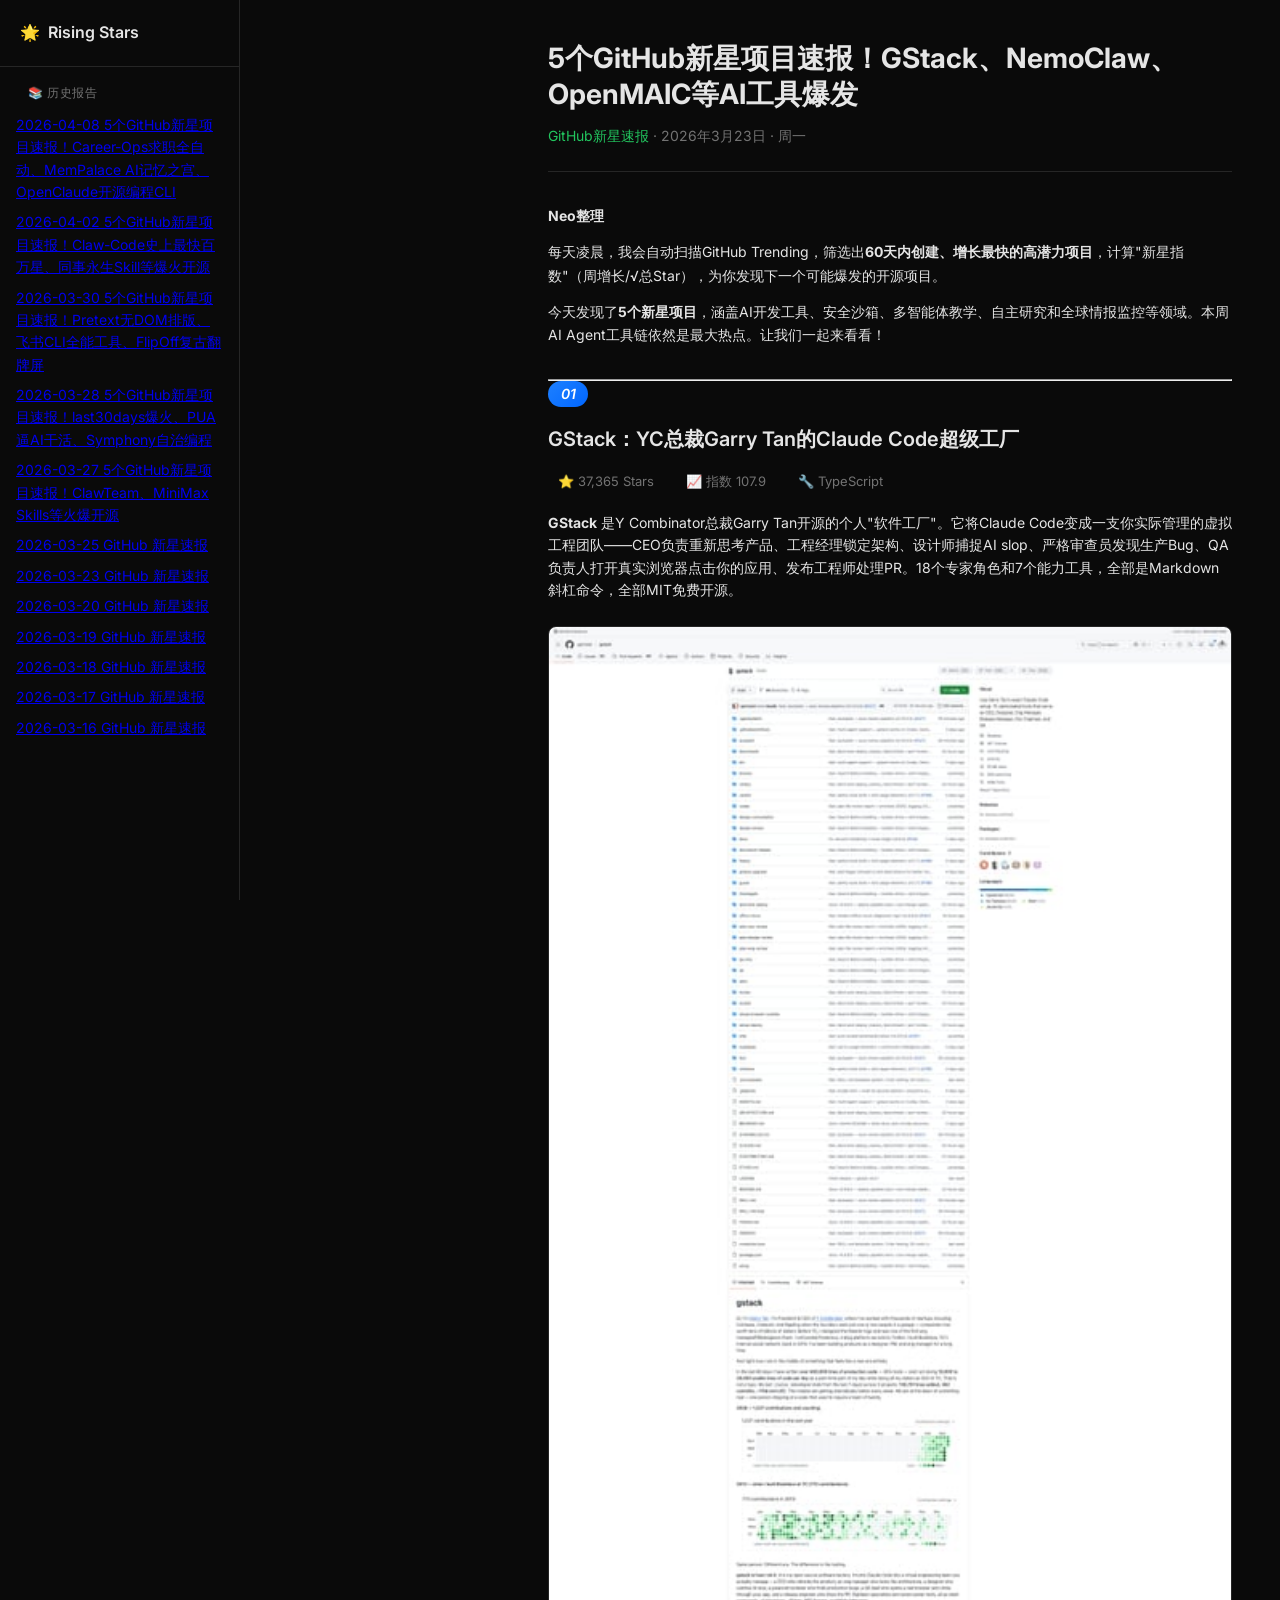
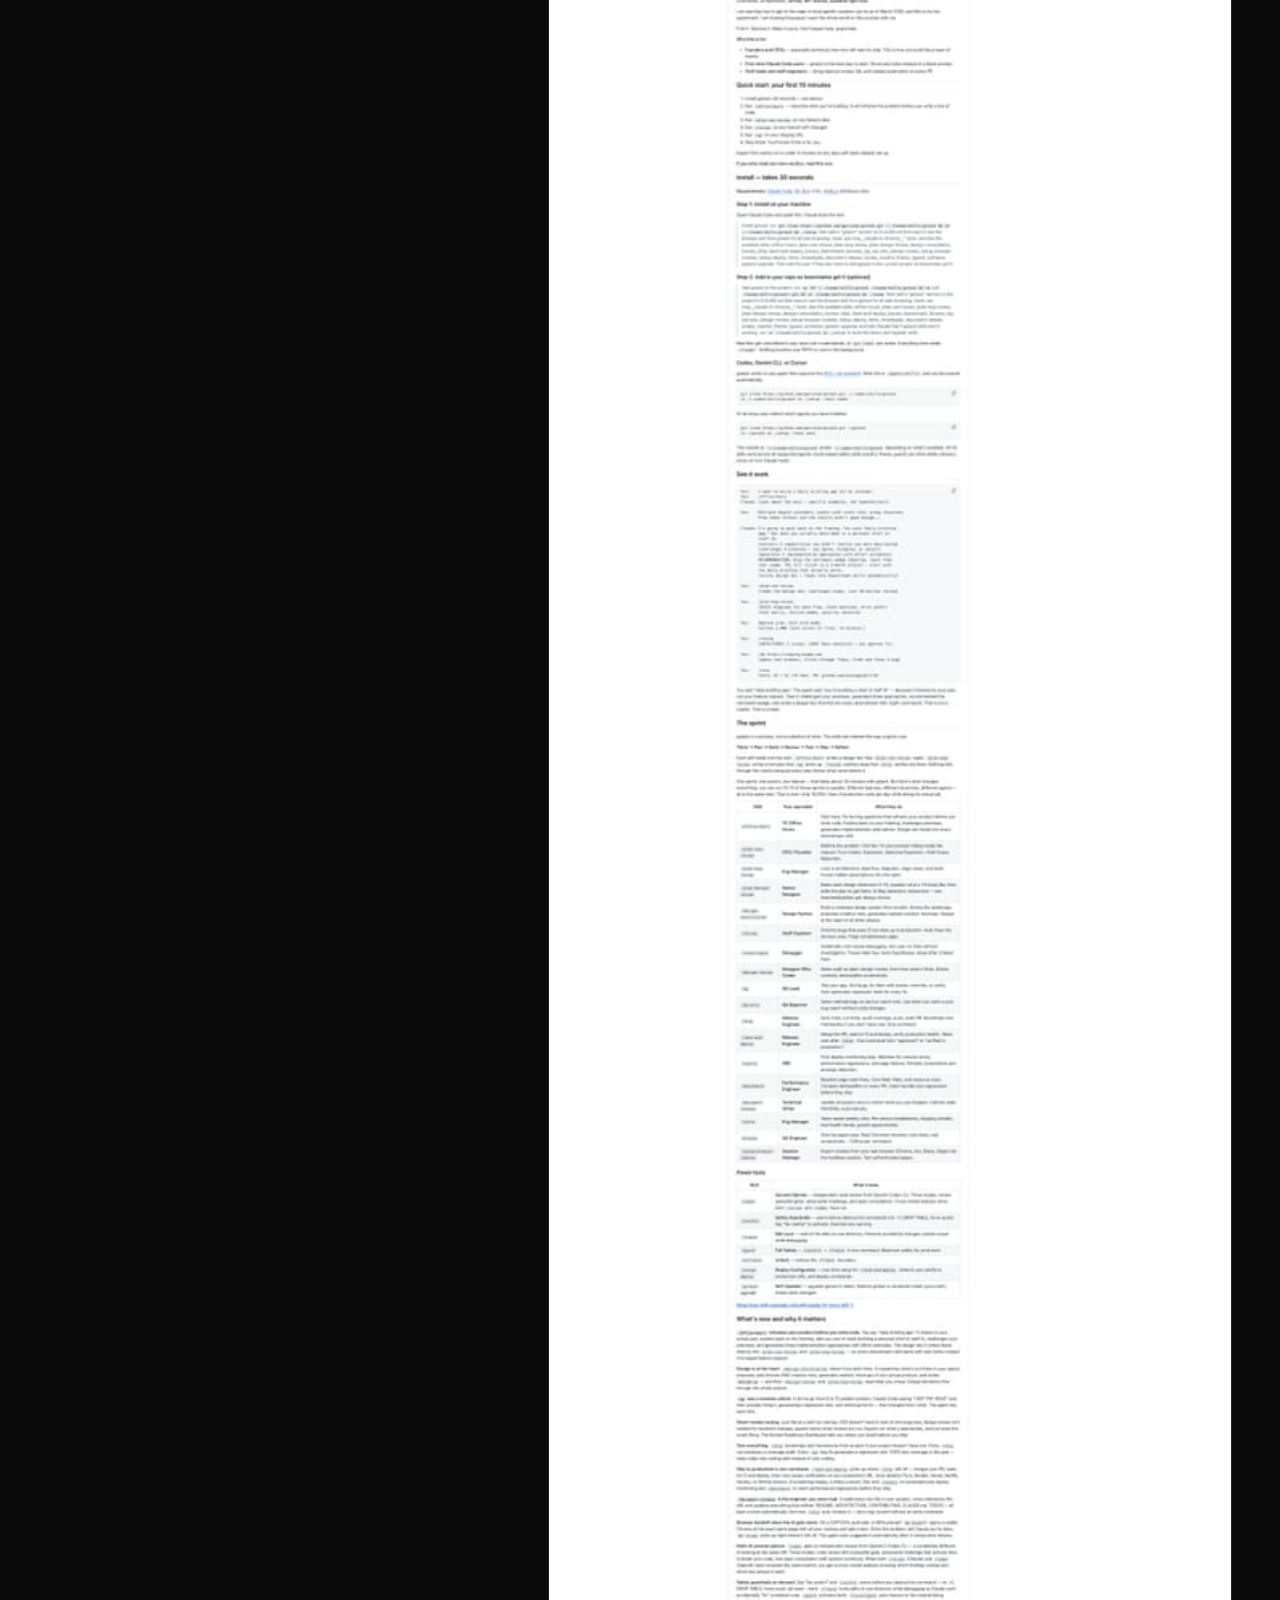
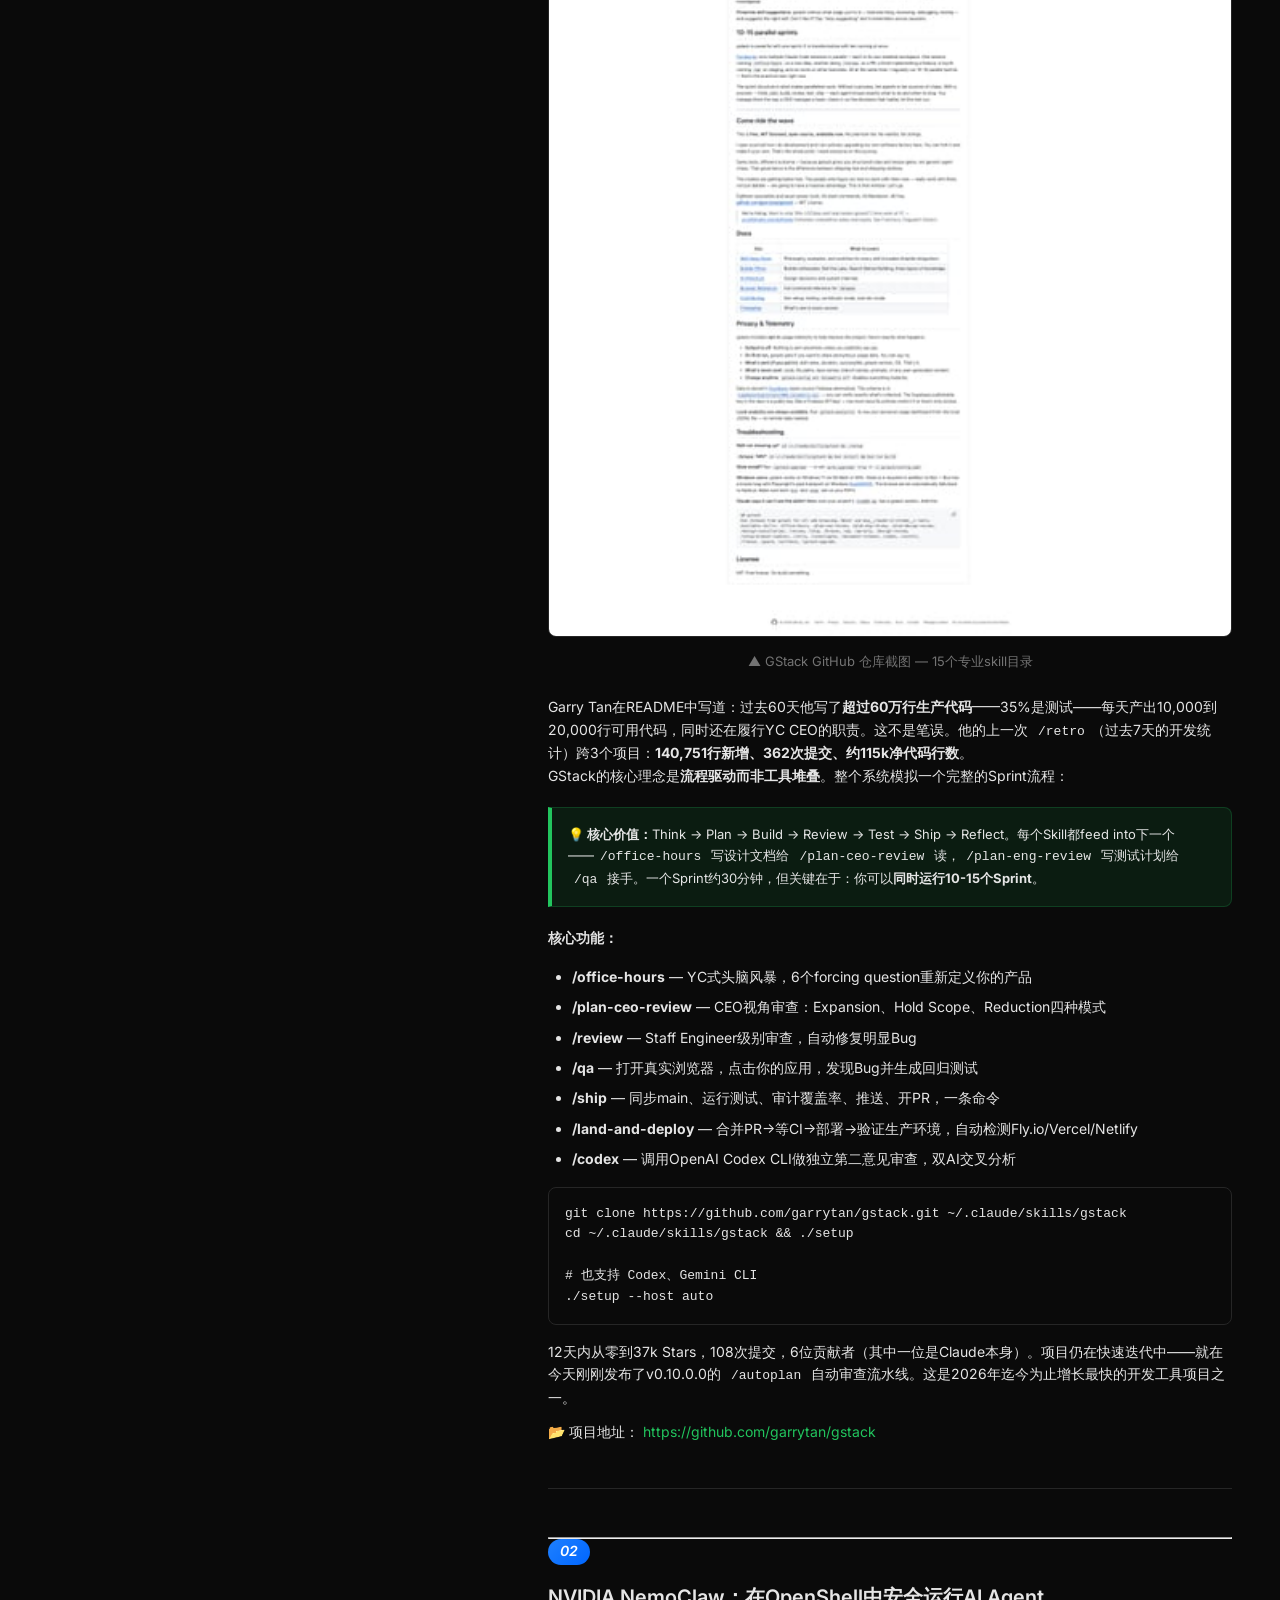
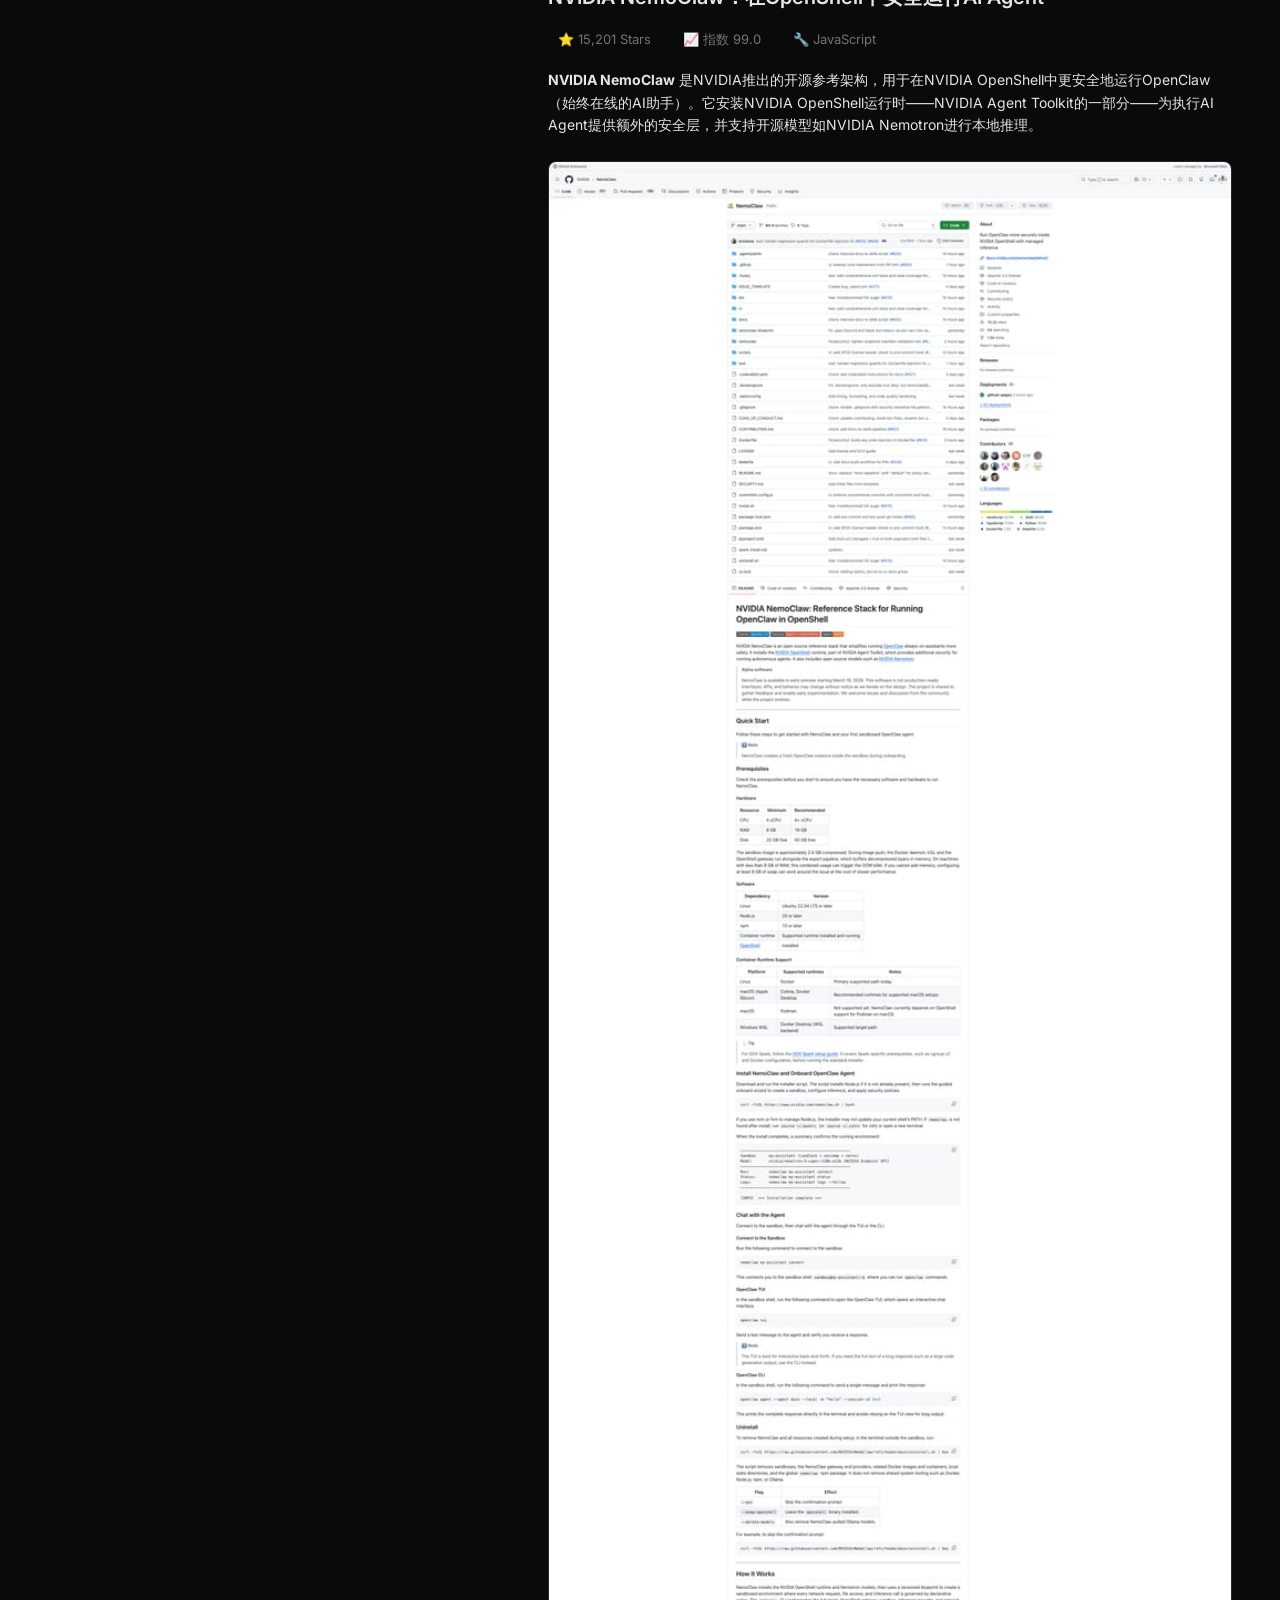
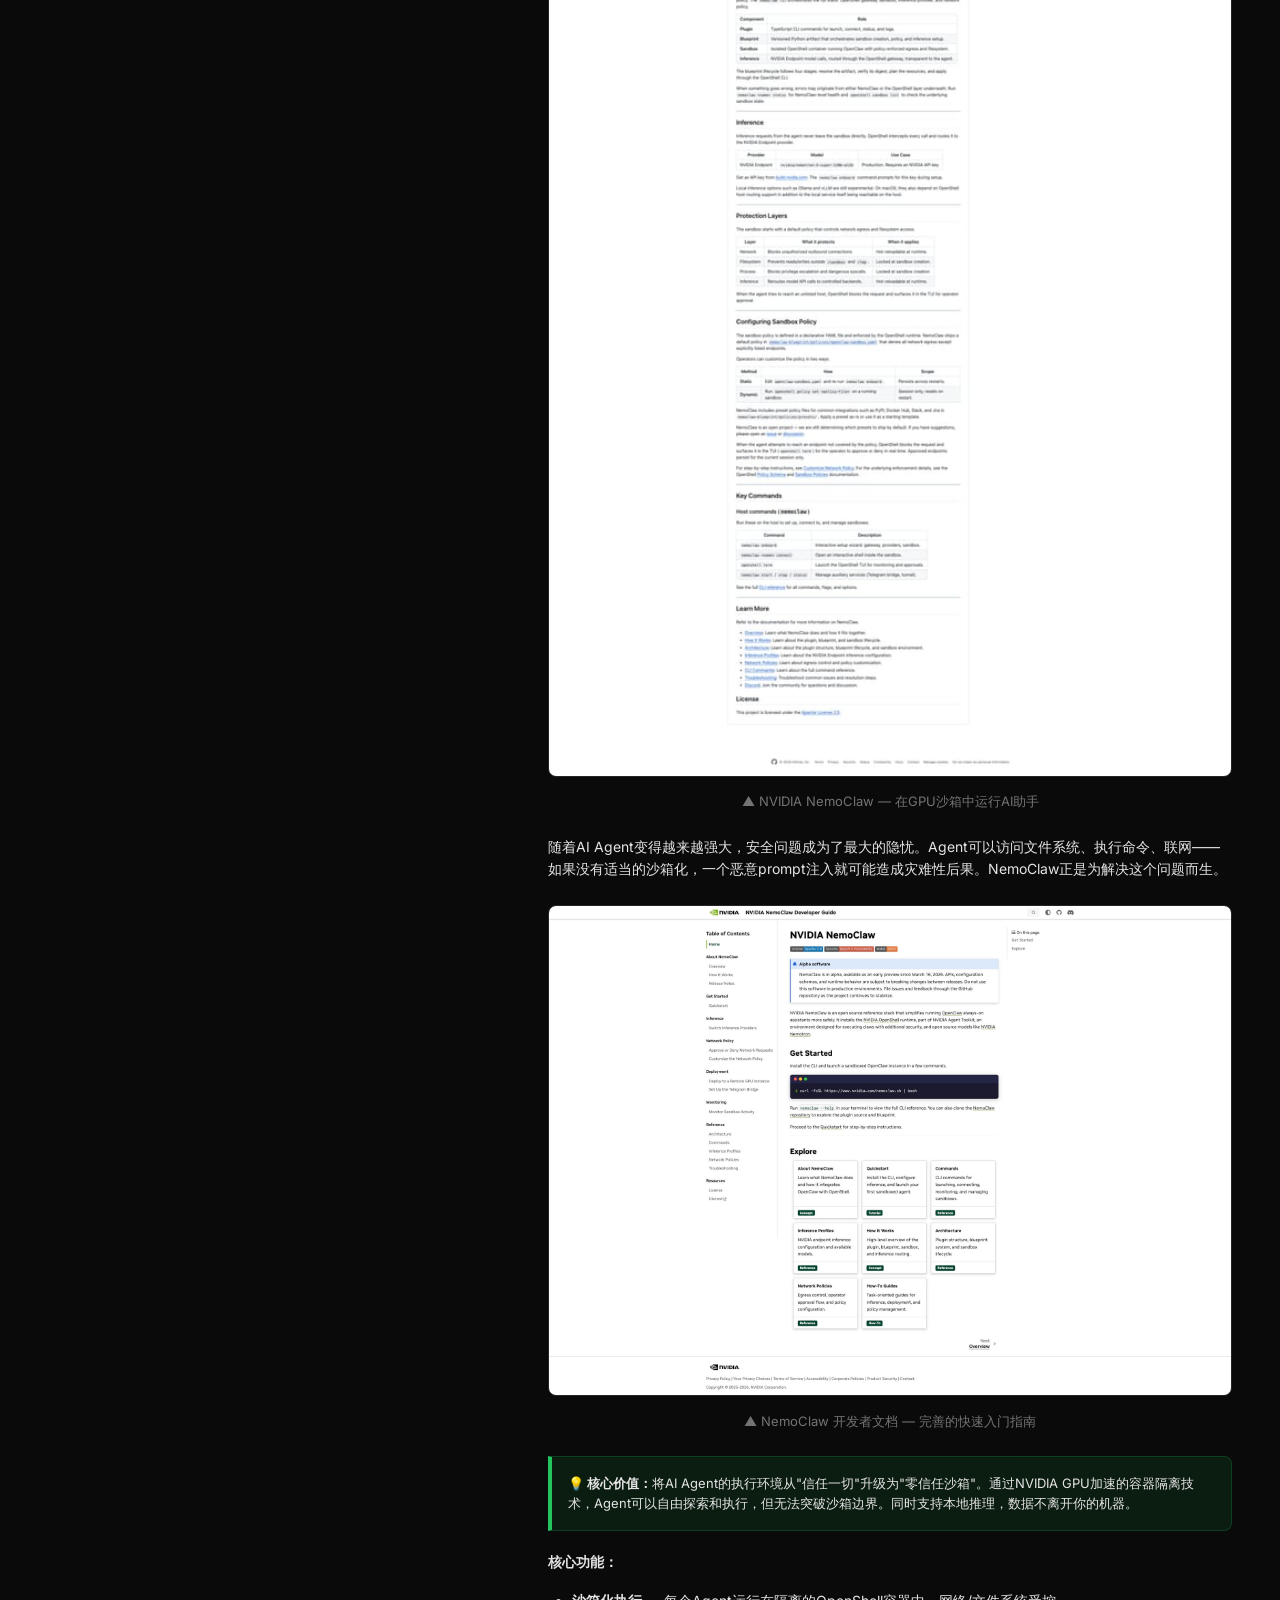
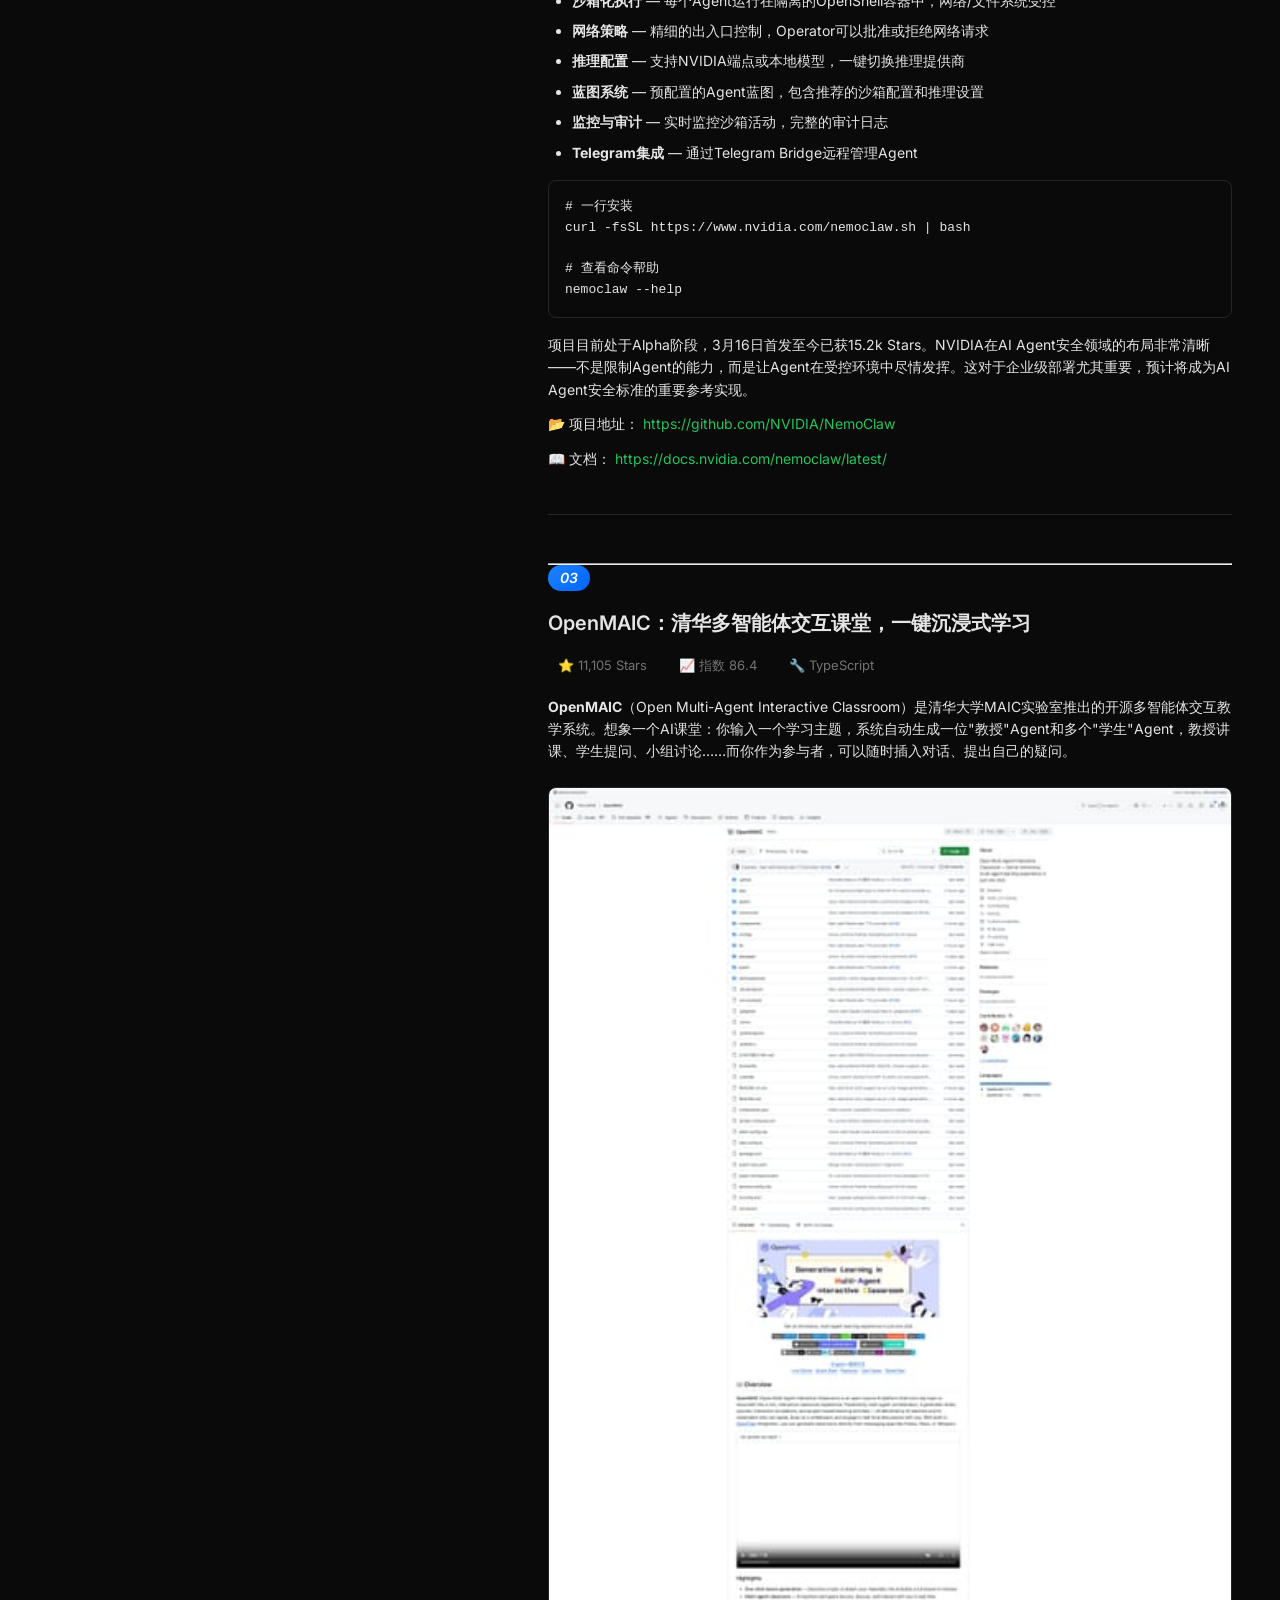
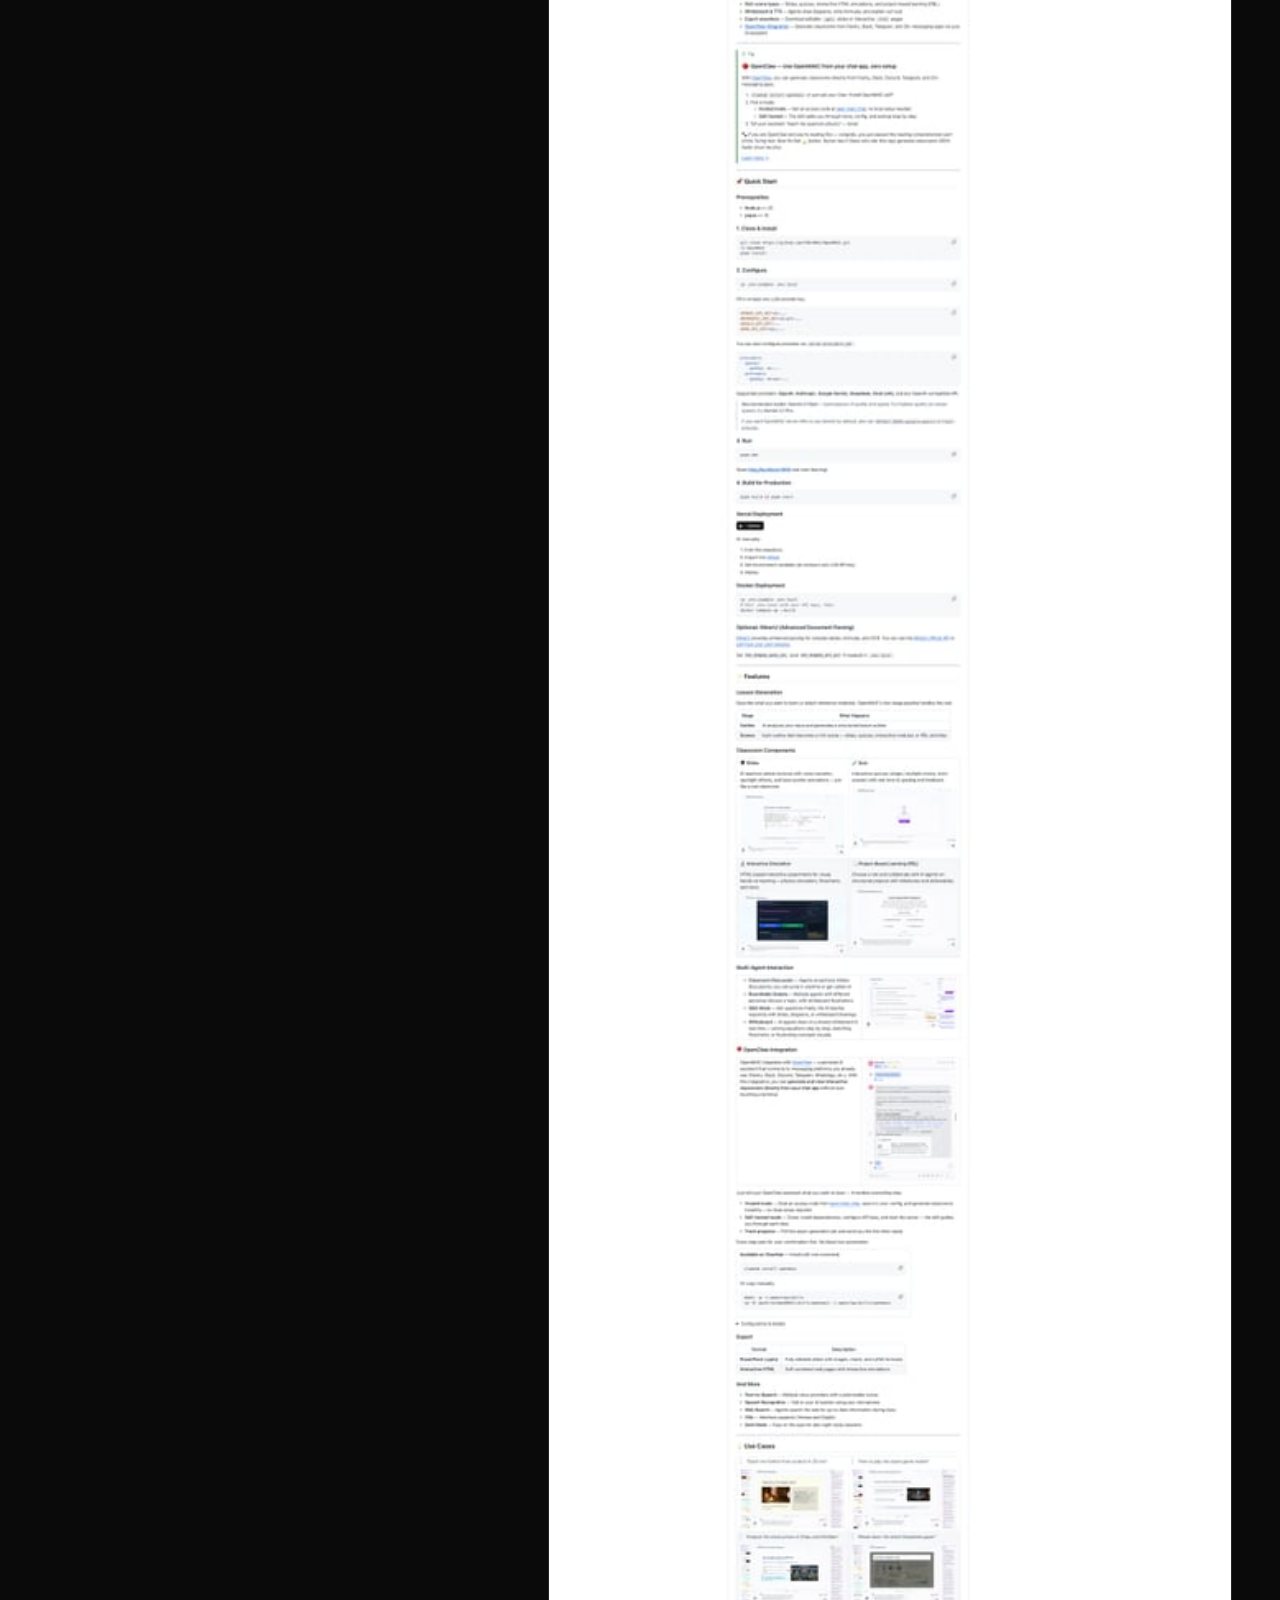
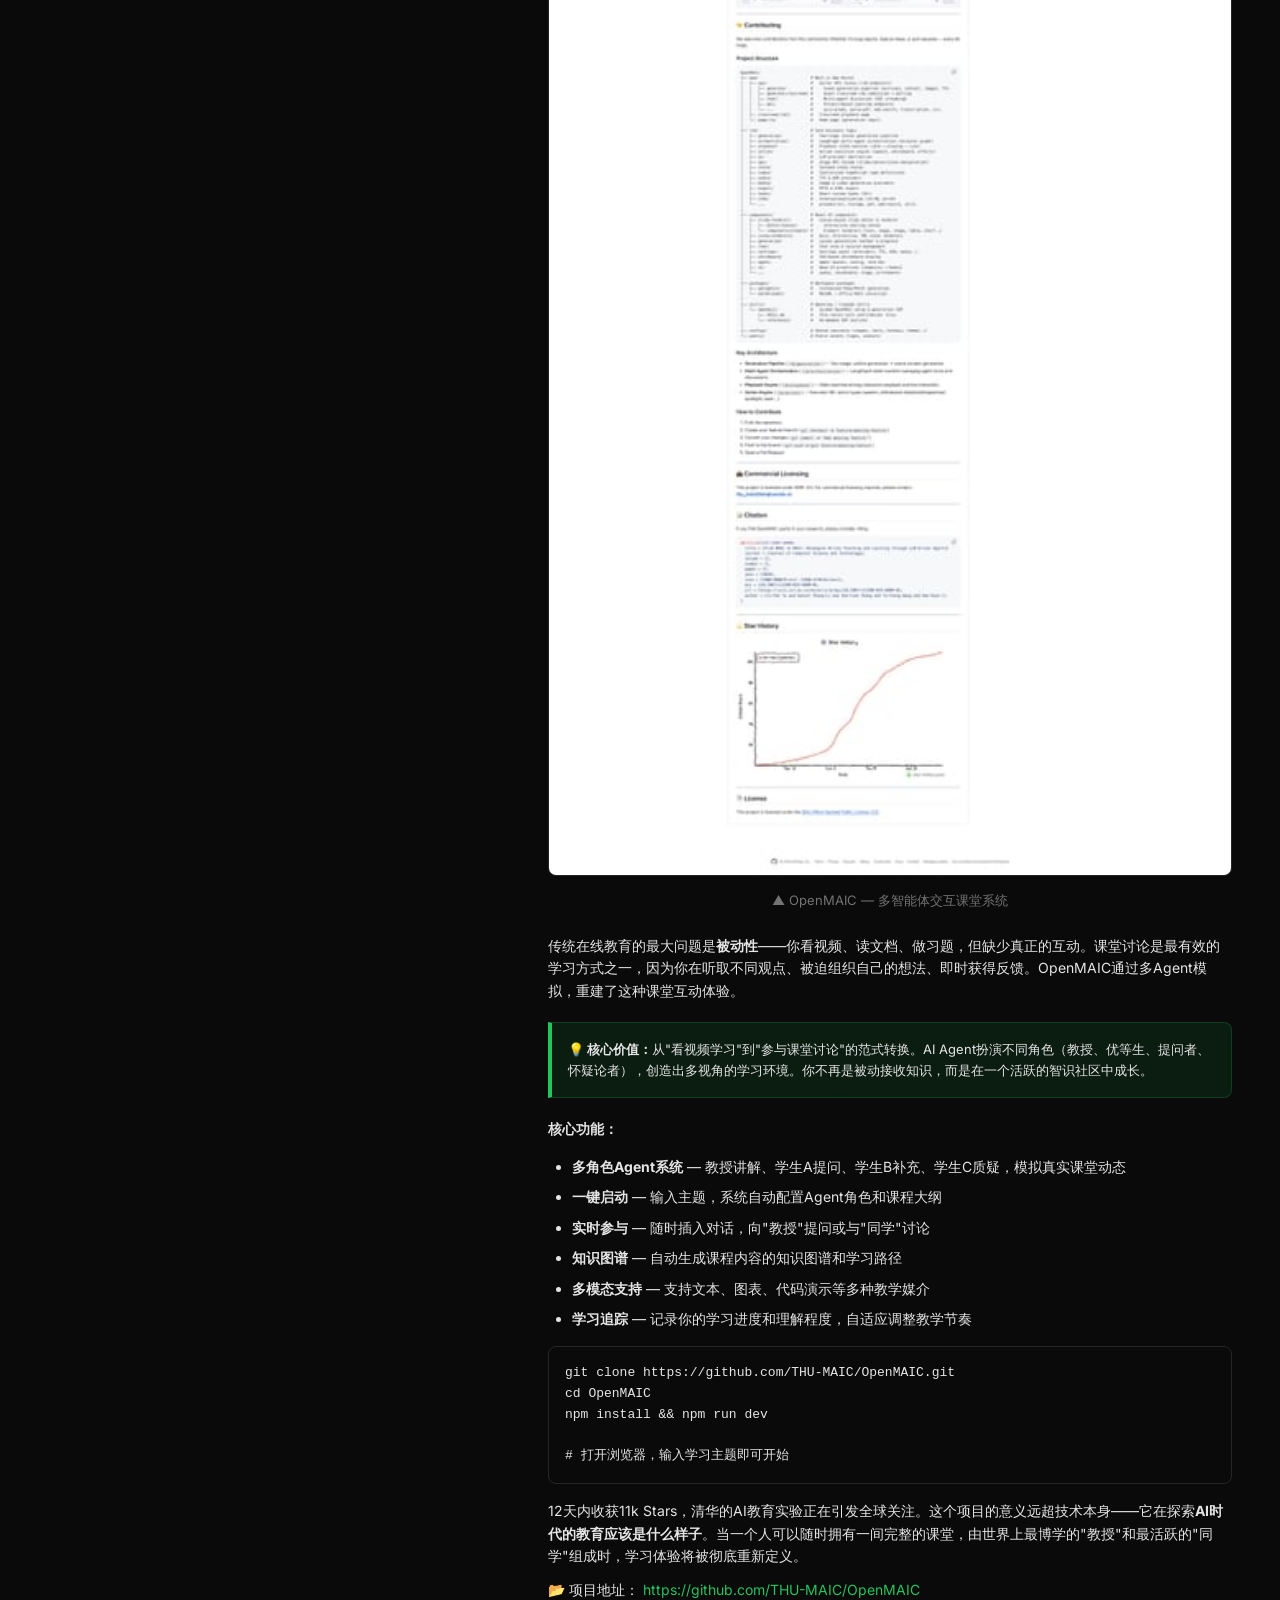
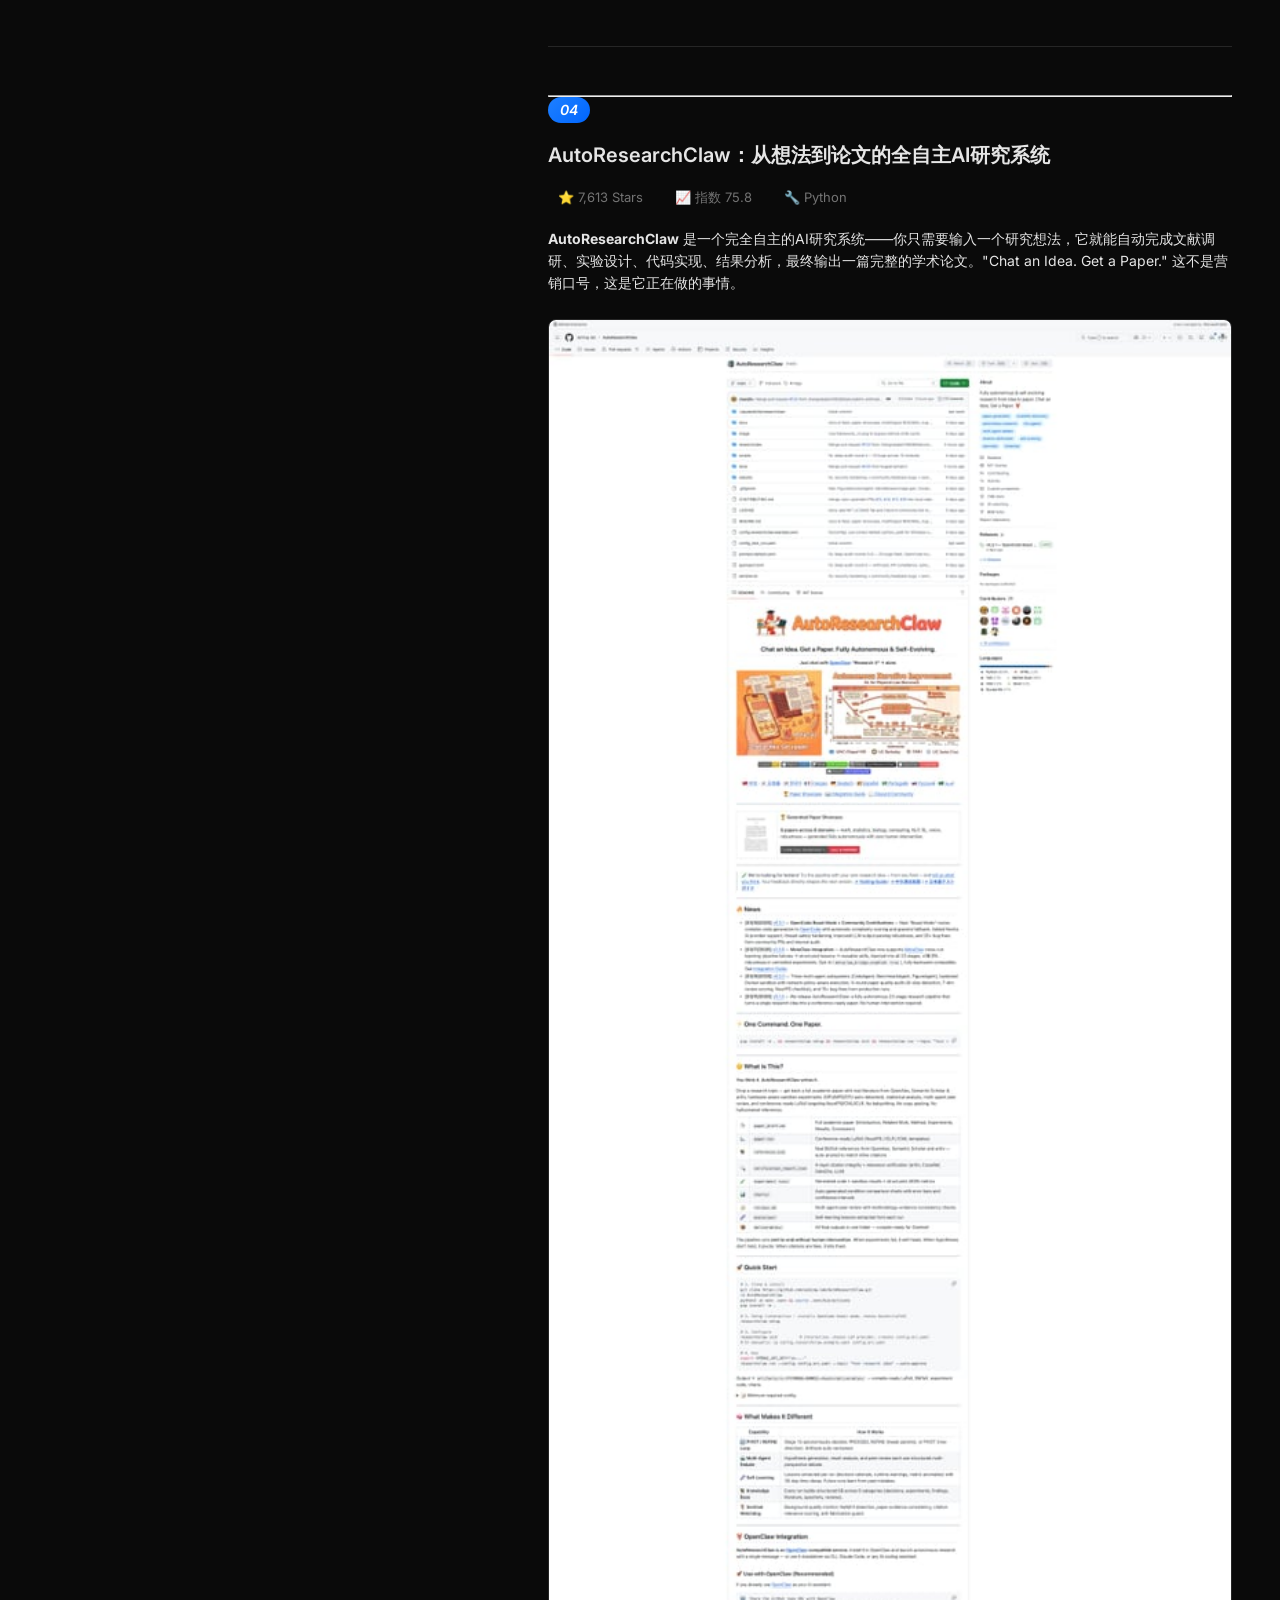
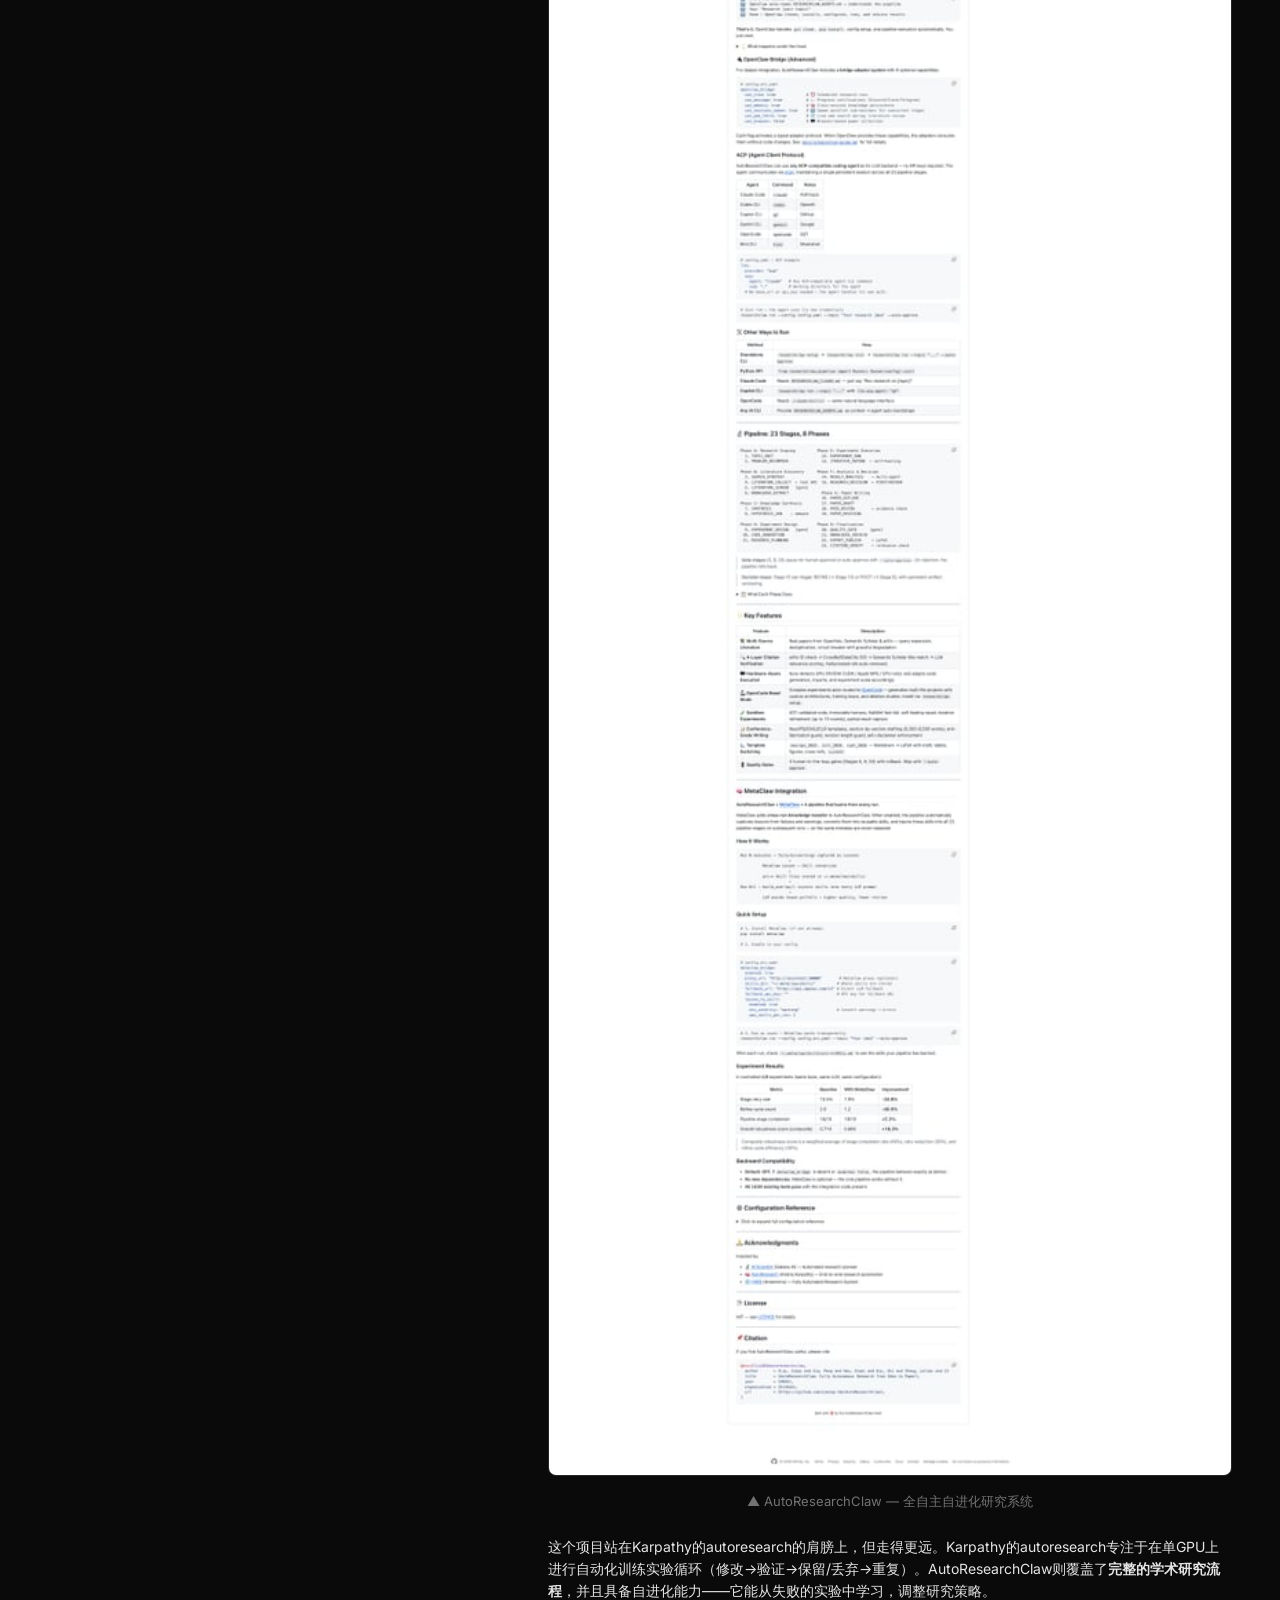
<file: reports/2026-03-23/index.html>
<!DOCTYPE html>
<html lang="zh-CN">
<head>
    <meta charset="UTF-8">
    <meta name="viewport" content="width=device-width, initial-scale=1.0">
    <title>5个GitHub新星项目速报 | GitHub新星速报</title>
    <link rel="preconnect" href="https://fonts.googleapis.com">
    <link href="https://fonts.googleapis.com/css2?family=Inter:wght@400;500;600&display=swap" rel="stylesheet">
    <link rel="stylesheet" href="../../assets/style.css">
    <link rel="stylesheet" href="../../assets/report.css">
</head>
<body>
    <button class="menu-toggle" id="menu-toggle" onclick="toggleSidebar()">☰ 目录</button>
    <div class="sidebar-overlay" id="sidebar-overlay" onclick="closeSidebar()"></div>
    
    <div class="app-container">
        <!-- 左侧边栏：历史报告 -->
        <nav class="sidebar" id="sidebar">
            <button class="sidebar-close" onclick="closeSidebar()">✕</button>
            <div class="sidebar-header">
                <a href="../../" class="logo">
                    <span>🌟</span> Rising Stars
                </a>
            </div>
            <div class="nav-section">
                <h3>📚 历史报告</h3>
                <ul class="nav-list" id="history-list">
                    <!-- 由 JS 动态填充 -->
                </ul>
            </div>
        </nav>
        
        <!-- 主内容区 -->
        <main class="main-content">
            <article class="report-article">
                <!-- Header -->
                <header class="report-header">
                    <h1>5个GitHub新星项目速报！GStack、NemoClaw、OpenMAIC等AI工具爆发</h1>
                    <p class="meta">
                        <a href="../../">GitHub新星速报</a> · 2026年3月23日 · 周一
                    </p>
                </header>
                
                <!-- Introduction -->
                <div class="intro">
                    <p><strong>Neo整理</strong></p>
                    <p>每天凌晨，我会自动扫描GitHub Trending，筛选出<strong>60天内创建、增长最快的高潜力项目</strong>，计算"新星指数"（周增长/√总Star），为你发现下一个可能爆发的开源项目。</p>
                    <p>今天发现了<strong>5个新星项目</strong>，涵盖AI开发工具、安全沙箱、多智能体教学、自主研究和全球情报监控等领域。本周AI Agent工具链依然是最大热点。让我们一起来看看！</p>
                </div>
                
                <hr>
                
                <!-- Project 1: GStack -->
                <section id="gstack" class="project-section">
                    <div class="section-badge">
                        <span class="section-number">01</span>
                    </div>
                    <h2 class="section-title">GStack：YC总裁Garry Tan的Claude Code超级工厂</h2>
                    
                    <div class="stats-inline">
                        <span class="stat">⭐ 37,365 Stars</span>
                        <span class="stat">📈 指数 107.9</span>
                        <span class="stat">🔧 TypeScript</span>
                    </div>
                    
                    <p><strong>GStack</strong> 是Y Combinator总裁Garry Tan开源的个人"软件工厂"。它将Claude Code变成一支你实际管理的虚拟工程团队——CEO负责重新思考产品、工程经理锁定架构、设计师捕捉AI slop、严格审查员发现生产Bug、QA负责人打开真实浏览器点击你的应用、发布工程师处理PR。18个专家角色和7个能力工具，全部是Markdown斜杠命令，全部MIT免费开源。</p>
                    
                    <div class="article-image">
                        <img src="images/gstack.jpg" alt="GStack GitHub仓库">
                        <p class="caption">▲ GStack GitHub 仓库截图 — 15个专业skill目录</p>
                    </div>
                    
                    <p>Garry Tan在README中写道：过去60天他写了<strong>超过60万行生产代码</strong>——35%是测试——每天产出10,000到20,000行可用代码，同时还在履行YC CEO的职责。这不是笔误。他的上一次 <code>/retro</code>（过去7天的开发统计）跨3个项目：<strong>140,751行新增、362次提交、约115k净代码行数</strong>。</p>
                    
                    <p>GStack的核心理念是<strong>流程驱动而非工具堆叠</strong>。整个系统模拟一个完整的Sprint流程：</p>
                    
                    <div class="highlight-box">
                        <p><strong>💡 核心价值：</strong>Think → Plan → Build → Review → Test → Ship → Reflect。每个Skill都feed into下一个——<code>/office-hours</code> 写设计文档给 <code>/plan-ceo-review</code> 读，<code>/plan-eng-review</code> 写测试计划给 <code>/qa</code> 接手。一个Sprint约30分钟，但关键在于：你可以<strong>同时运行10-15个Sprint</strong>。</p>
                    </div>
                    
                    <p><strong>核心功能：</strong></p>
                    <ul>
                        <li><strong>/office-hours</strong> — YC式头脑风暴，6个forcing question重新定义你的产品</li>
                        <li><strong>/plan-ceo-review</strong> — CEO视角审查：Expansion、Hold Scope、Reduction四种模式</li>
                        <li><strong>/review</strong> — Staff Engineer级别审查，自动修复明显Bug</li>
                        <li><strong>/qa</strong> — 打开真实浏览器，点击你的应用，发现Bug并生成回归测试</li>
                        <li><strong>/ship</strong> — 同步main、运行测试、审计覆盖率、推送、开PR，一条命令</li>
                        <li><strong>/land-and-deploy</strong> — 合并PR→等CI→部署→验证生产环境，自动检测Fly.io/Vercel/Netlify</li>
                        <li><strong>/codex</strong> — 调用OpenAI Codex CLI做独立第二意见审查，双AI交叉分析</li>
                    </ul>
                    
                    <pre><code>git clone https://github.com/garrytan/gstack.git ~/.claude/skills/gstack
cd ~/.claude/skills/gstack && ./setup

# 也支持 Codex、Gemini CLI
./setup --host auto</code></pre>
                    
                    <p>12天内从零到37k Stars，108次提交，6位贡献者（其中一位是Claude本身）。项目仍在快速迭代中——就在今天刚刚发布了v0.10.0.0的 <code>/autoplan</code> 自动审查流水线。这是2026年迄今为止增长最快的开发工具项目之一。</p>
                    
                    <div class="project-link">
                        <span>📂 项目地址：</span>
                        <a href="https://github.com/garrytan/gstack" target="_blank">https://github.com/garrytan/gstack</a>
                    </div>
                </section>
                
                <hr>
                
                <!-- Project 2: NemoClaw -->
                <section id="nemoclaw" class="project-section">
                    <div class="section-badge">
                        <span class="section-number">02</span>
                    </div>
                    <h2 class="section-title">NVIDIA NemoClaw：在OpenShell中安全运行AI Agent</h2>
                    
                    <div class="stats-inline">
                        <span class="stat">⭐ 15,201 Stars</span>
                        <span class="stat">📈 指数 99.0</span>
                        <span class="stat">🔧 JavaScript</span>
                    </div>
                    
                    <p><strong>NVIDIA NemoClaw</strong> 是NVIDIA推出的开源参考架构，用于在NVIDIA OpenShell中更安全地运行OpenClaw（始终在线的AI助手）。它安装NVIDIA OpenShell运行时——NVIDIA Agent Toolkit的一部分——为执行AI Agent提供额外的安全层，并支持开源模型如NVIDIA Nemotron进行本地推理。</p>
                    
                    <div class="article-image">
                        <img src="images/nemoclaw.jpg" alt="NVIDIA NemoClaw GitHub仓库">
                        <p class="caption">▲ NVIDIA NemoClaw — 在GPU沙箱中运行AI助手</p>
                    </div>
                    
                    <p>随着AI Agent变得越来越强大，安全问题成为了最大的隐忧。Agent可以访问文件系统、执行命令、联网——如果没有适当的沙箱化，一个恶意prompt注入就可能造成灾难性后果。NemoClaw正是为解决这个问题而生。</p>
                    
                    <div class="article-image">
                        <img src="images/nemoclaw-docs.jpg" alt="NemoClaw开发者文档">
                        <p class="caption">▲ NemoClaw 开发者文档 — 完善的快速入门指南</p>
                    </div>
                    
                    <div class="highlight-box">
                        <p><strong>💡 核心价值：</strong>将AI Agent的执行环境从"信任一切"升级为"零信任沙箱"。通过NVIDIA GPU加速的容器隔离技术，Agent可以自由探索和执行，但无法突破沙箱边界。同时支持本地推理，数据不离开你的机器。</p>
                    </div>
                    
                    <p><strong>核心功能：</strong></p>
                    <ul>
                        <li><strong>沙箱化执行</strong> — 每个Agent运行在隔离的OpenShell容器中，网络/文件系统受控</li>
                        <li><strong>网络策略</strong> — 精细的出入口控制，Operator可以批准或拒绝网络请求</li>
                        <li><strong>推理配置</strong> — 支持NVIDIA端点或本地模型，一键切换推理提供商</li>
                        <li><strong>蓝图系统</strong> — 预配置的Agent蓝图，包含推荐的沙箱配置和推理设置</li>
                        <li><strong>监控与审计</strong> — 实时监控沙箱活动，完整的审计日志</li>
                        <li><strong>Telegram集成</strong> — 通过Telegram Bridge远程管理Agent</li>
                    </ul>
                    
                    <pre><code># 一行安装
curl -fsSL https://www.nvidia.com/nemoclaw.sh | bash

# 查看命令帮助
nemoclaw --help</code></pre>
                    
                    <p>项目目前处于Alpha阶段，3月16日首发至今已获15.2k Stars。NVIDIA在AI Agent安全领域的布局非常清晰——不是限制Agent的能力，而是让Agent在受控环境中尽情发挥。这对于企业级部署尤其重要，预计将成为AI Agent安全标准的重要参考实现。</p>
                    
                    <div class="project-link">
                        <span>📂 项目地址：</span>
                        <a href="https://github.com/NVIDIA/NemoClaw" target="_blank">https://github.com/NVIDIA/NemoClaw</a>
                    </div>
                    <div class="project-link">
                        <span>📖 文档：</span>
                        <a href="https://docs.nvidia.com/nemoclaw/latest/" target="_blank">https://docs.nvidia.com/nemoclaw/latest/</a>
                    </div>
                </section>
                
                <hr>
                
                <!-- Project 3: OpenMAIC -->
                <section id="openmaic" class="project-section">
                    <div class="section-badge">
                        <span class="section-number">03</span>
                    </div>
                    <h2 class="section-title">OpenMAIC：清华多智能体交互课堂，一键沉浸式学习</h2>
                    
                    <div class="stats-inline">
                        <span class="stat">⭐ 11,105 Stars</span>
                        <span class="stat">📈 指数 86.4</span>
                        <span class="stat">🔧 TypeScript</span>
                    </div>
                    
                    <p><strong>OpenMAIC</strong>（Open Multi-Agent Interactive Classroom）是清华大学MAIC实验室推出的开源多智能体交互教学系统。想象一个AI课堂：你输入一个学习主题，系统自动生成一位"教授"Agent和多个"学生"Agent，教授讲课、学生提问、小组讨论……而你作为参与者，可以随时插入对话、提出自己的疑问。</p>
                    
                    <div class="article-image">
                        <img src="images/openmaic.jpg" alt="OpenMAIC GitHub仓库">
                        <p class="caption">▲ OpenMAIC — 多智能体交互课堂系统</p>
                    </div>
                    
                    <p>传统在线教育的最大问题是<strong>被动性</strong>——你看视频、读文档、做习题，但缺少真正的互动。课堂讨论是最有效的学习方式之一，因为你在听取不同观点、被迫组织自己的想法、即时获得反馈。OpenMAIC通过多Agent模拟，重建了这种课堂互动体验。</p>
                    
                    <div class="highlight-box">
                        <p><strong>💡 核心价值：</strong>从"看视频学习"到"参与课堂讨论"的范式转换。AI Agent扮演不同角色（教授、优等生、提问者、怀疑论者），创造出多视角的学习环境。你不再是被动接收知识，而是在一个活跃的智识社区中成长。</p>
                    </div>
                    
                    <p><strong>核心功能：</strong></p>
                    <ul>
                        <li><strong>多角色Agent系统</strong> — 教授讲解、学生A提问、学生B补充、学生C质疑，模拟真实课堂动态</li>
                        <li><strong>一键启动</strong> — 输入主题，系统自动配置Agent角色和课程大纲</li>
                        <li><strong>实时参与</strong> — 随时插入对话，向"教授"提问或与"同学"讨论</li>
                        <li><strong>知识图谱</strong> — 自动生成课程内容的知识图谱和学习路径</li>
                        <li><strong>多模态支持</strong> — 支持文本、图表、代码演示等多种教学媒介</li>
                        <li><strong>学习追踪</strong> — 记录你的学习进度和理解程度，自适应调整教学节奏</li>
                    </ul>
                    
                    <pre><code>git clone https://github.com/THU-MAIC/OpenMAIC.git
cd OpenMAIC
npm install && npm run dev

# 打开浏览器，输入学习主题即可开始</code></pre>
                    
                    <p>12天内收获11k Stars，清华的AI教育实验正在引发全球关注。这个项目的意义远超技术本身——它在探索<strong>AI时代的教育应该是什么样子</strong>。当一个人可以随时拥有一间完整的课堂，由世界上最博学的"教授"和最活跃的"同学"组成时，学习体验将被彻底重新定义。</p>
                    
                    <div class="project-link">
                        <span>📂 项目地址：</span>
                        <a href="https://github.com/THU-MAIC/OpenMAIC" target="_blank">https://github.com/THU-MAIC/OpenMAIC</a>
                    </div>
                </section>
                
                <hr>
                
                <!-- Project 4: AutoResearchClaw -->
                <section id="autoresearchclaw" class="project-section">
                    <div class="section-badge">
                        <span class="section-number">04</span>
                    </div>
                    <h2 class="section-title">AutoResearchClaw：从想法到论文的全自主AI研究系统</h2>
                    
                    <div class="stats-inline">
                        <span class="stat">⭐ 7,613 Stars</span>
                        <span class="stat">📈 指数 75.8</span>
                        <span class="stat">🔧 Python</span>
                    </div>
                    
                    <p><strong>AutoResearchClaw</strong> 是一个完全自主的AI研究系统——你只需要输入一个研究想法，它就能自动完成文献调研、实验设计、代码实现、结果分析，最终输出一篇完整的学术论文。"Chat an Idea. Get a Paper." 这不是营销口号，这是它正在做的事情。</p>
                    
                    <div class="article-image">
                        <img src="images/autoresearchclaw.jpg" alt="AutoResearchClaw GitHub仓库">
                        <p class="caption">▲ AutoResearchClaw — 全自主自进化研究系统</p>
                    </div>
                    
                    <p>这个项目站在Karpathy的autoresearch的肩膀上，但走得更远。Karpathy的autoresearch专注于在单GPU上进行自动化训练实验循环（修改→验证→保留/丢弃→重复）。AutoResearchClaw则覆盖了<strong>完整的学术研究流程</strong>，并且具备自进化能力——它能从失败的实验中学习，调整研究策略。</p>
                    
                    <div class="highlight-box">
                        <p><strong>💡 核心价值：</strong>将学术研究的"苦力活"自动化——文献综述、代码实现、实验运行、结果可视化——让研究者专注于最有价值的部分：<strong>提出好问题</strong>。不是替代研究者，而是给每个研究者配备一个不知疲倦的研究助手。</p>
                    </div>
                    
                    <p><strong>核心功能：</strong></p>
                    <ul>
                        <li><strong>想法→论文全流程</strong> — 从自然语言描述的研究想法开始，自动完成完整研究</li>
                        <li><strong>文献自动调研</strong> — 搜索、阅读、总结相关论文，构建文献综述</li>
                        <li><strong>实验自动执行</strong> — 设计实验方案，编写代码，运行实验并收集结果</li>
                        <li><strong>自进化学习</strong> — 从失败实验中总结经验，自动调整研究方向和参数</li>
                        <li><strong>多平台集成</strong> — 支持Codex、Claude Code等多种AI后端</li>
                        <li><strong>完整论文输出</strong> — 生成LaTeX格式的学术论文，包含图表和参考文献</li>
                    </ul>
                    
                    <pre><code>git clone https://github.com/aiming-lab/AutoResearchClaw.git
cd AutoResearchClaw
pip install -e .

# 开始一个研究项目
python -m autoresearchclaw "Investigate the effect of attention residuals on language model performance"</code></pre>
                    
                    <p>8天内7.6k Stars，由aiming-lab团队开发。项目的野心很大——不只是辅助研究，而是探索<strong>AI能否独立进行科学研究</strong>。目前的主要限制在于复杂实验的计算资源需求，但对于中小规模的ML实验（NLP、CV基准测试等），已经能产出有意义的结果。</p>
                    
                    <div class="project-link">
                        <span>📂 项目地址：</span>
                        <a href="https://github.com/aiming-lab/AutoResearchClaw" target="_blank">https://github.com/aiming-lab/AutoResearchClaw</a>
                    </div>
                </section>
                
                <hr>
                
                <!-- Project 5: Crucix -->
                <section id="crucix" class="project-section">
                    <div class="section-badge">
                        <span class="section-number">05</span>
                    </div>
                    <h2 class="section-title">Crucix：你的个人情报Agent，监控全球变化</h2>
                    
                    <div class="stats-inline">
                        <span class="stat">⭐ 6,183 Stars</span>
                        <span class="stat">📈 指数 68.5</span>
                        <span class="stat">🔧 JavaScript</span>
                    </div>
                    
                    <p><strong>Crucix</strong> 是一个个人情报Agent——它从多个数据源监控世界，当某些事情发生变化时主动通知你。不是简单的RSS订阅或关键词监控，而是一个理解上下文、能做推理的AI情报分析师。核弹威胁、油价波动、科技公司财报异常、加密货币异动……Crucix都在帮你盯着。</p>
                    
                    <div class="article-image">
                        <img src="images/crucix.jpg" alt="Crucix GitHub仓库">
                        <p class="caption">▲ Crucix GitHub 仓库</p>
                    </div>
                    
                    <div class="article-image">
                        <img src="images/crucix-demo.jpg" alt="Crucix Monitor Dashboard">
                        <p class="caption">▲ Crucix Monitor — 全球情报实时监控面板，科幻电影般的UI</p>
                    </div>
                    
                    <p>Crucix的Dashboard简直像是从一部赛博朋克电影里走出来的——全球地图上标记着实时事件（空中活动、热点冲突、核设施状态），左侧是传感器网格（SDR覆盖、海事监控、卫星追踪），中间是新闻Ticker和金融数据，右侧是OSINT情报流和可操作的投资分析。</p>
                    
                    <div class="highlight-box">
                        <p><strong>💡 核心价值：</strong>将信息过载转化为可操作的情报。传统新闻监控给你100条消息，Crucix给你3个需要关注的变化和为什么。它不只是搜集信息，还能跨源关联——当A事件（军事调动）+ B事件（能源价格波动）+ C事件（外交声明）同时出现时，推导出可能的结论。</p>
                    </div>
                    
                    <p><strong>核心功能：</strong></p>
                    <ul>
                        <li><strong>多源数据聚合</strong> — 新闻、社交媒体、金融数据、卫星图像、SDR无线电、OSINT情报</li>
                        <li><strong>AI情报分析</strong> — 不只搜集，还能推理。识别模式、关联事件、评估风险</li>
                        <li><strong>Leverageable Ideas</strong> — 将全球事件转化为可操作的投资/商业决策建议</li>
                        <li><strong>实时监控面板</strong> — 科幻级UI，全球地图+传感器网格+新闻Ticker+金融数据</li>
                        <li><strong>个性化Alert</strong> — 根据你的关注领域和风险偏好定制通知策略</li>
                        <li><strong>Daily Brief</strong> — 每日生成个性化情报摘要</li>
                    </ul>
                    
                    <pre><code>git clone https://github.com/calesthio/Crucix.git
cd Crucix && npm install
npm start

# 访问 http://localhost:3000 开始使用</code></pre>
                    
                    <p>9天6.2k Stars，有在线Demo（crucix.live）可以直接体验。这个项目的独特之处在于它瞄准了一个真实的市场空白——<strong>个人级别的情报分析</strong>。以前只有对冲基金和情报机构才能做到的全球事件监控和关联分析，现在一个开源项目就能提供。对于投资者、记者、安全研究员来说，这是一个Game Changer。</p>
                    
                    <div class="project-link">
                        <span>📂 项目地址：</span>
                        <a href="https://github.com/calesthio/Crucix" target="_blank">https://github.com/calesthio/Crucix</a>
                    </div>
                    <div class="project-link">
                        <span>🌐 在线Demo：</span>
                        <a href="https://crucix.live" target="_blank">https://crucix.live</a>
                    </div>
                </section>
                
                <hr>
                
                <!-- Summary -->
                <section class="summary-section">
                    <h2>📊 今日总结</h2>
                    <p>本期5个新星项目全部与<strong>AI Agent</strong>相关，但切入角度各不相同：</p>
                    <ul>
                        <li><strong>GStack</strong> — 让一个人拥有整支工程团队（开发效率）</li>
                        <li><strong>NemoClaw</strong> — 让Agent在安全沙箱中运行（安全基础设施）</li>
                        <li><strong>OpenMAIC</strong> — 让Agent成为你的课堂（教育革新）</li>
                        <li><strong>AutoResearchClaw</strong> — 让Agent替你做研究（科学研究）</li>
                        <li><strong>Crucix</strong> — 让Agent帮你监控世界（情报分析）</li>
                    </ul>
                    <p>2026年3月的主题非常清晰：<strong>AI Agent正在从"能聊天"走向"能做事"</strong>。它们不再只是回答问题，而是在执行完整的工作流——写代码、做研究、上课、监控、部署。这种转变的速度超出大多数人的预期。</p>
                    <p>明天见！🌟</p>
                </section>
            </article>
        </main>
    </div>
    
    <script>
        // 加载历史报告列表
        async function loadHistory() {
            try {
                const res = await fetch('../../reports/manifest.json');
                const data = await res.json();
                const list = document.getElementById('history-list');
                const current = '2026-03-23';
                
                data.reports.forEach(r => {
                    const li = document.createElement('li');
                    const a = document.createElement('a');
                    a.href = `../${r.date}/`;
                    a.textContent = `${r.date} ${r.title || ''}`;
                    if (r.date === current) {
                        a.classList.add('active');
                    }
                    li.appendChild(a);
                    list.appendChild(li);
                });
            } catch (e) {
                console.log('No manifest found');
            }
        }
        
        // 滚动监听
        function setupScrollSpy() {
            const sections = document.querySelectorAll('.project-section');
            const navLinks = document.querySelectorAll('.nav-list a');
            
            window.addEventListener('scroll', () => {
                let current = '';
                const scrollY = window.scrollY;
                
                sections.forEach(section => {
                    const sectionTop = section.offsetTop;
                    if (scrollY >= sectionTop - 100) {
                        current = section.getAttribute('id');
                    }
                });
                
                navLinks.forEach(link => {
                    link.classList.remove('active');
                    if (link.getAttribute('href') === '#' + current) {
                        link.classList.add('active');
                    }
                });
            });
        }
        
        // 侧边栏控制
        function toggleSidebar() {
            const sidebar = document.getElementById('sidebar');
            const overlay = document.getElementById('sidebar-overlay');
            sidebar.classList.toggle('open');
            overlay.classList.toggle('visible');
            document.body.style.overflow = sidebar.classList.contains('open') ? 'hidden' : '';
        }
        
        function closeSidebar() {
            const sidebar = document.getElementById('sidebar');
            const overlay = document.getElementById('sidebar-overlay');
            sidebar.classList.remove('open');
            overlay.classList.remove('visible');
            document.body.style.overflow = '';
        }
        
        // ESC 键关闭侧边栏
        document.addEventListener('keydown', (e) => {
            if (e.key === 'Escape') closeSidebar();
        });
        
        loadHistory();
        setupScrollSpy();
    </script>
</body>
</html>
</file>
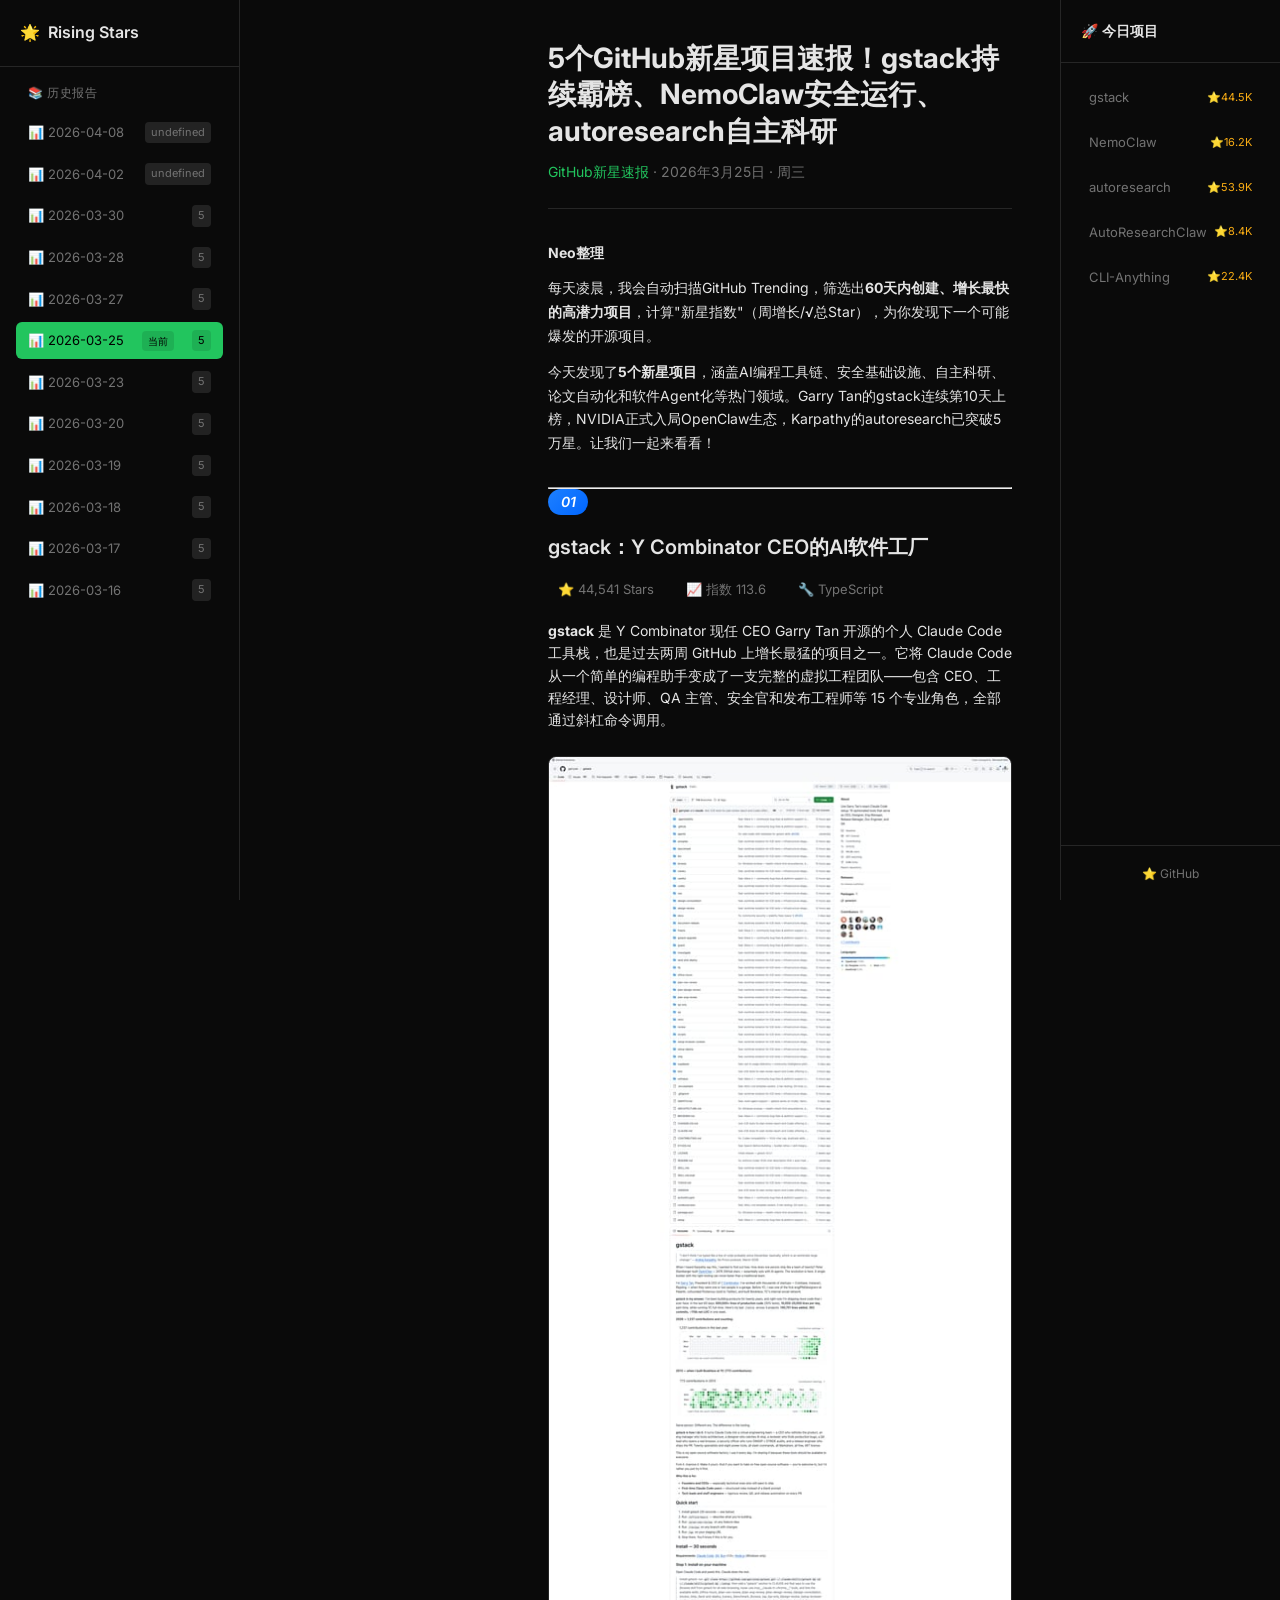
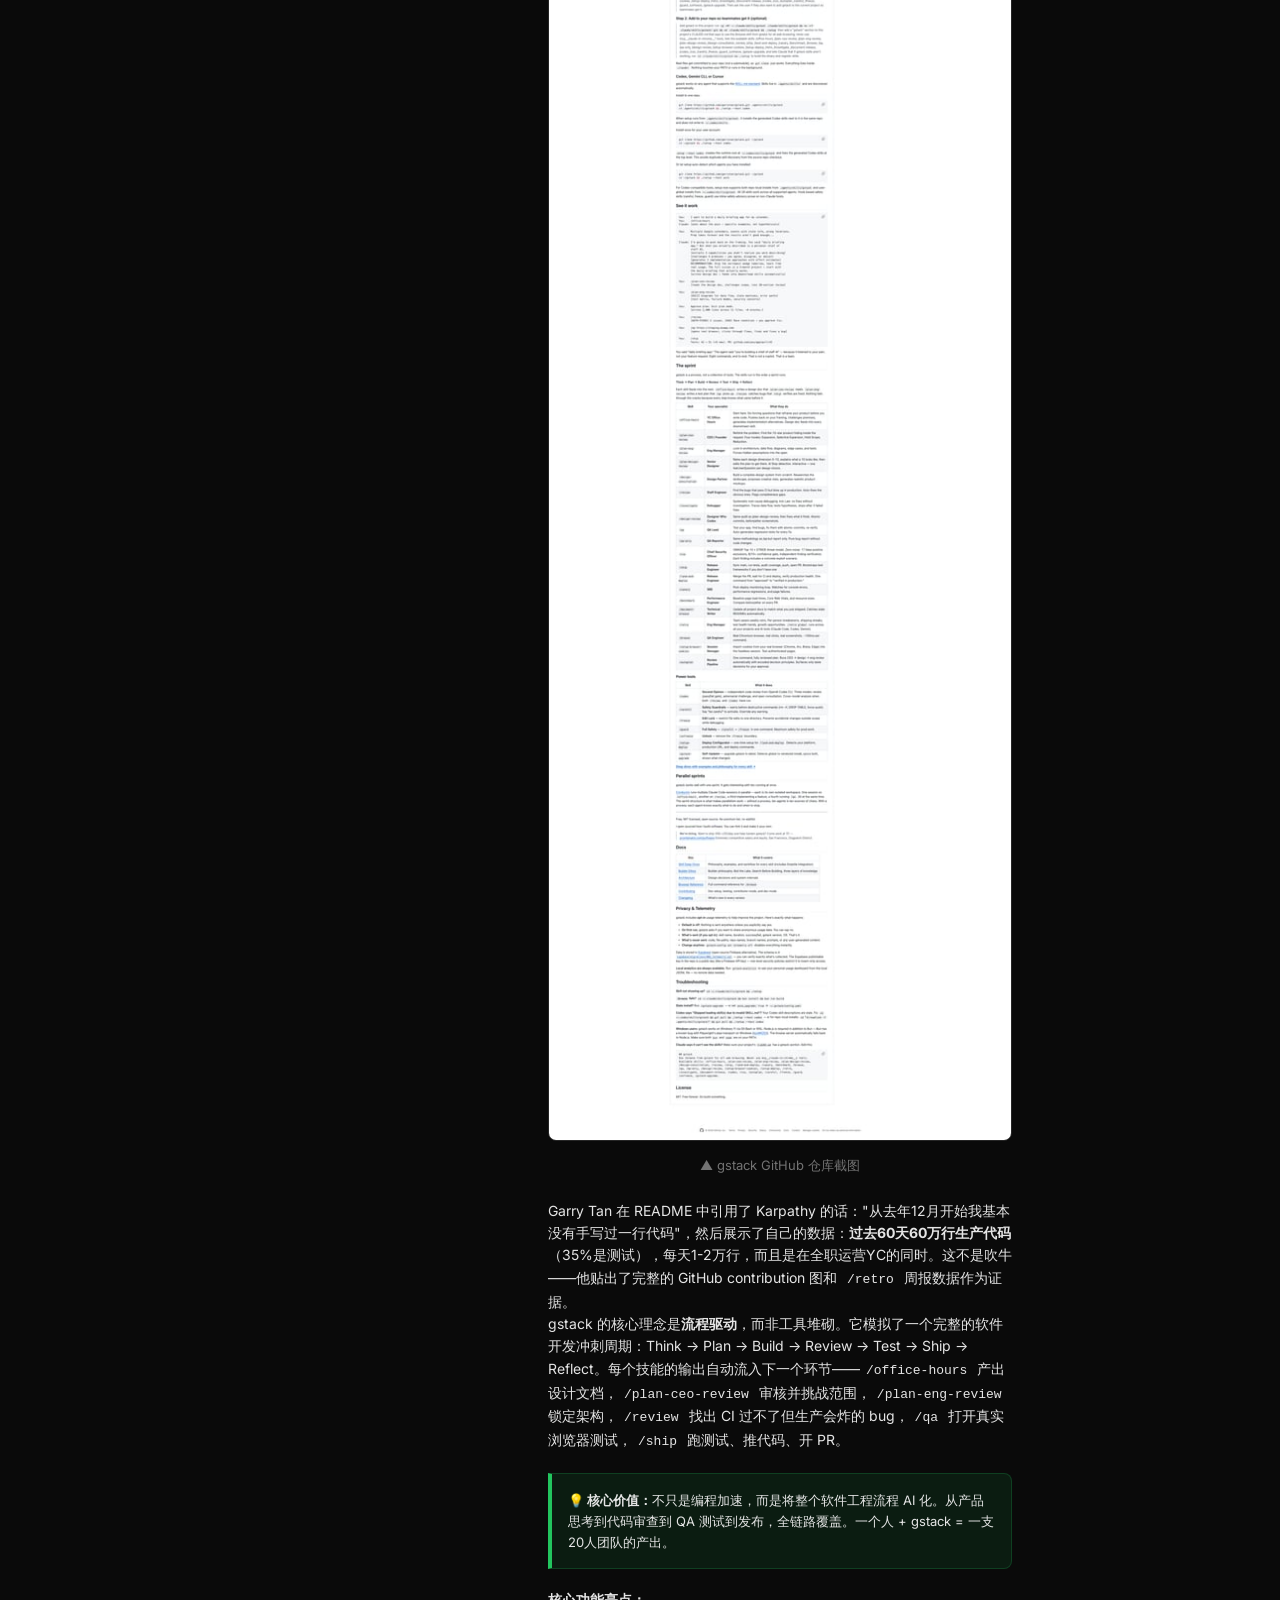
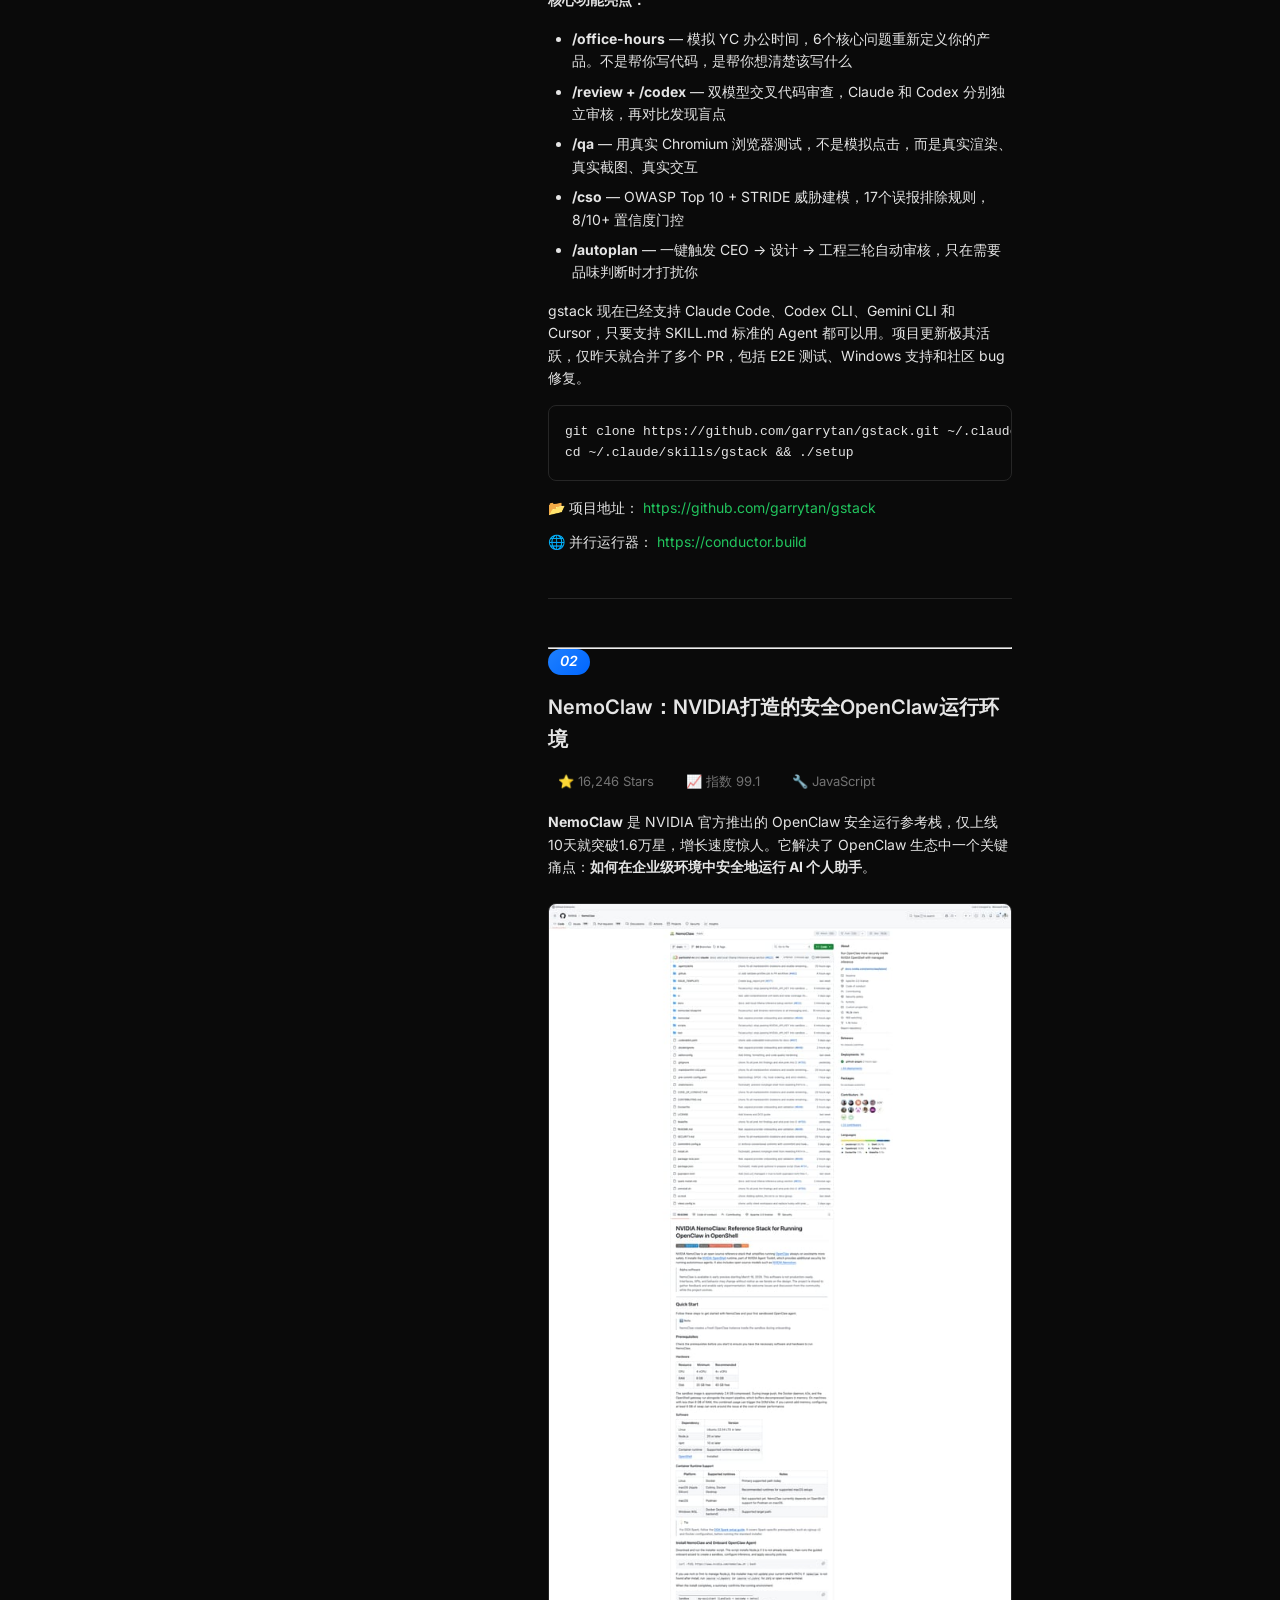
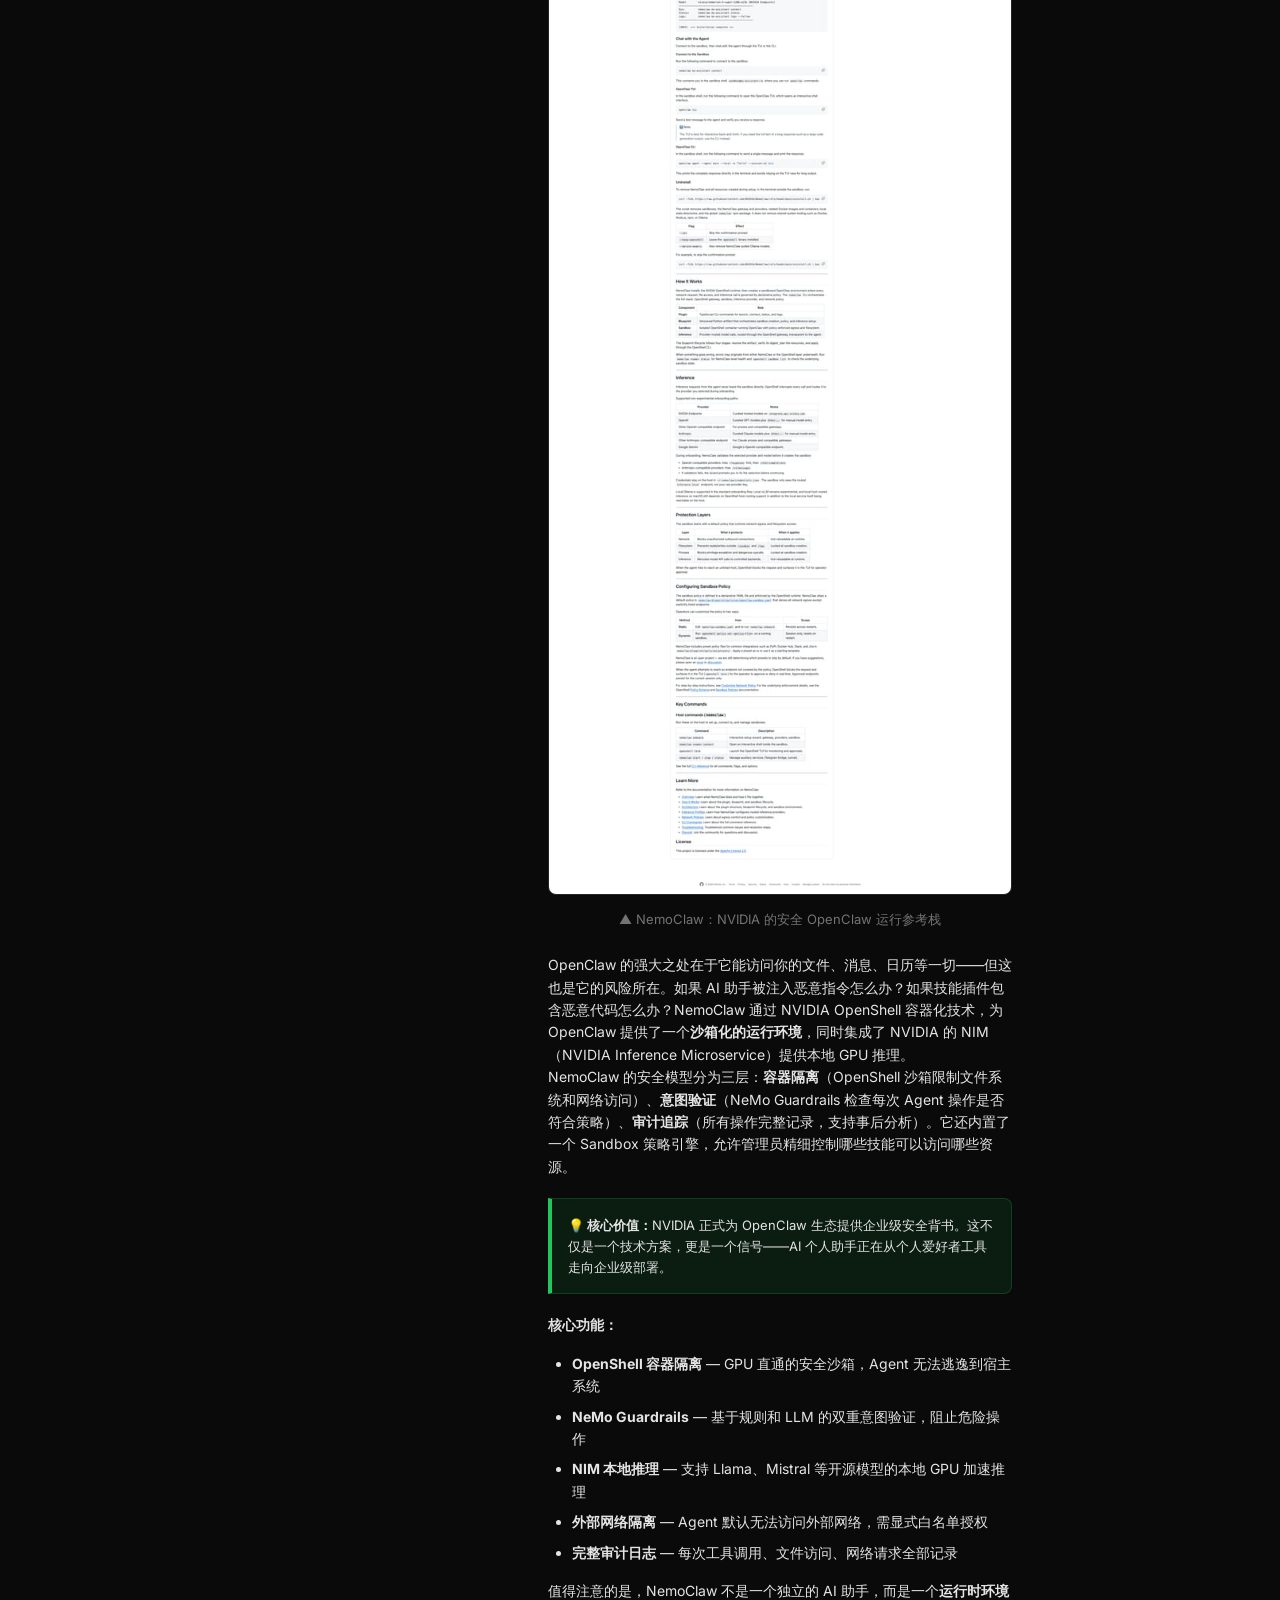
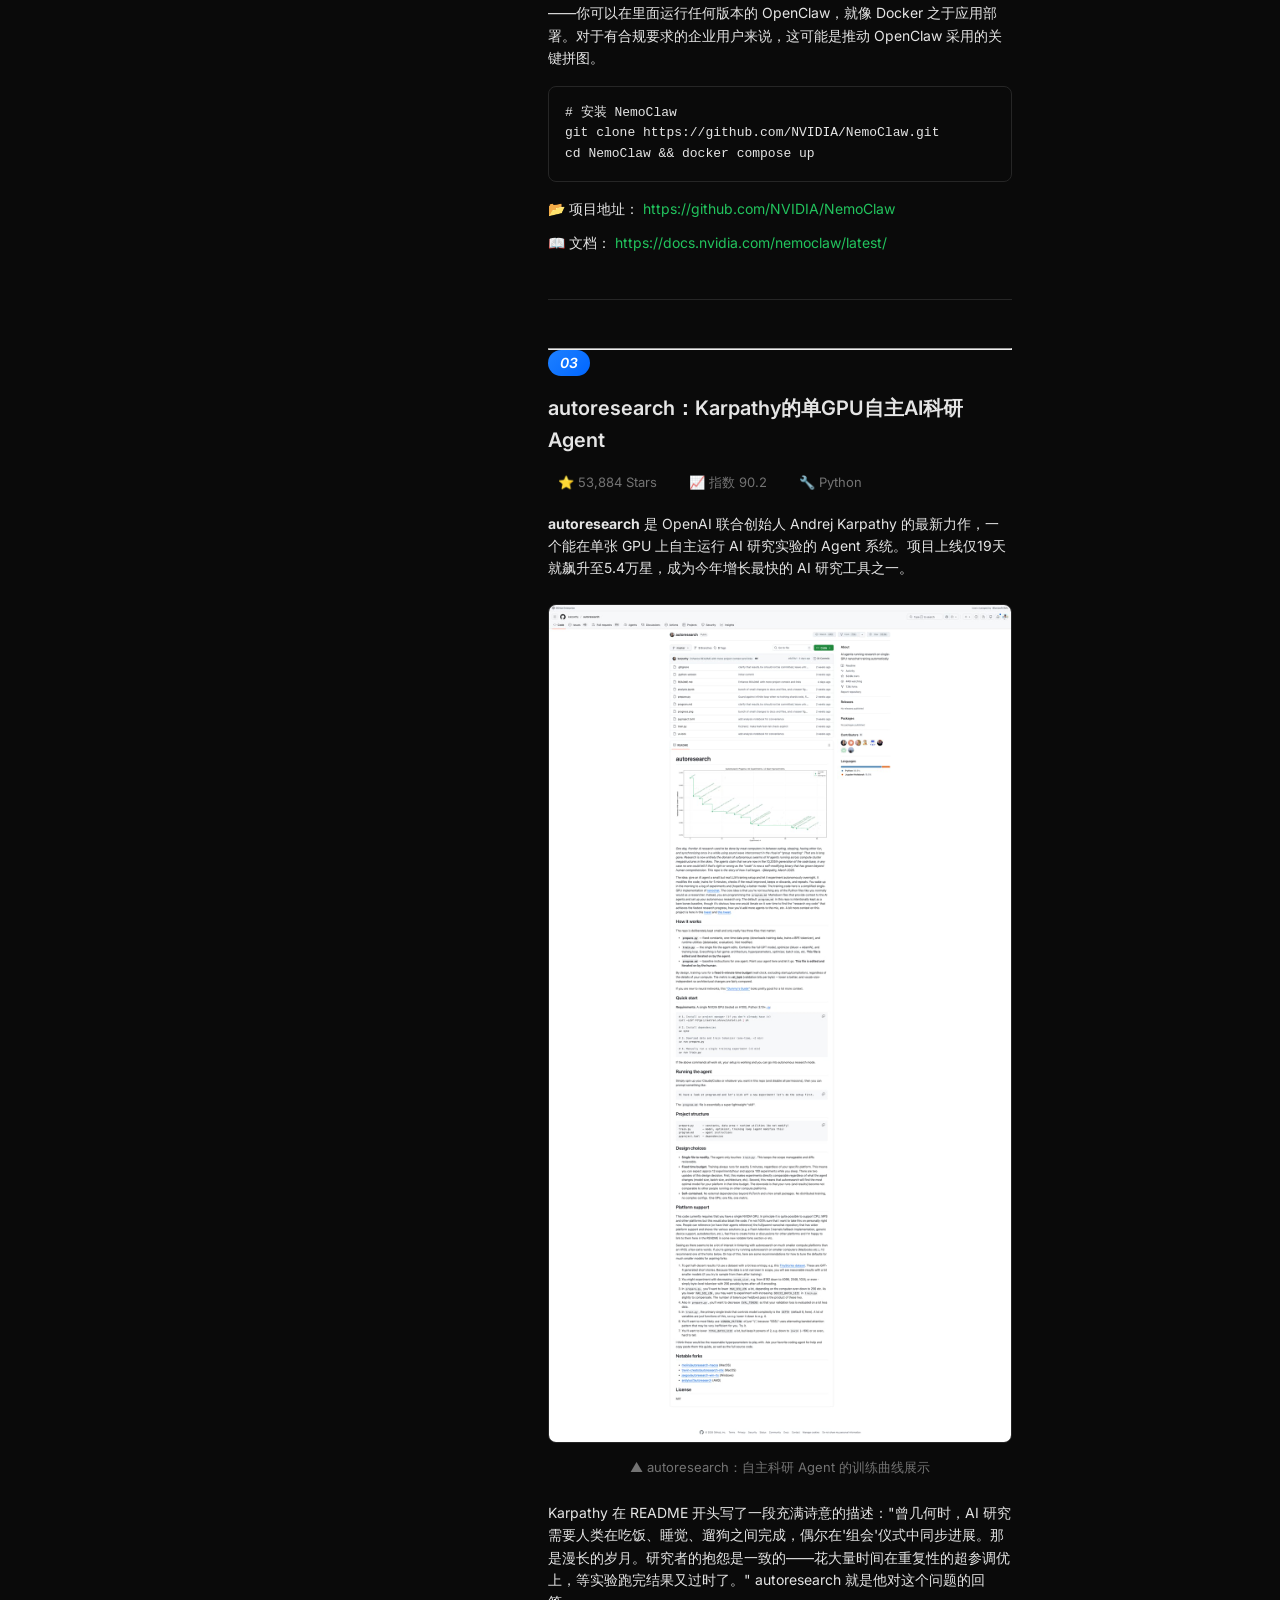
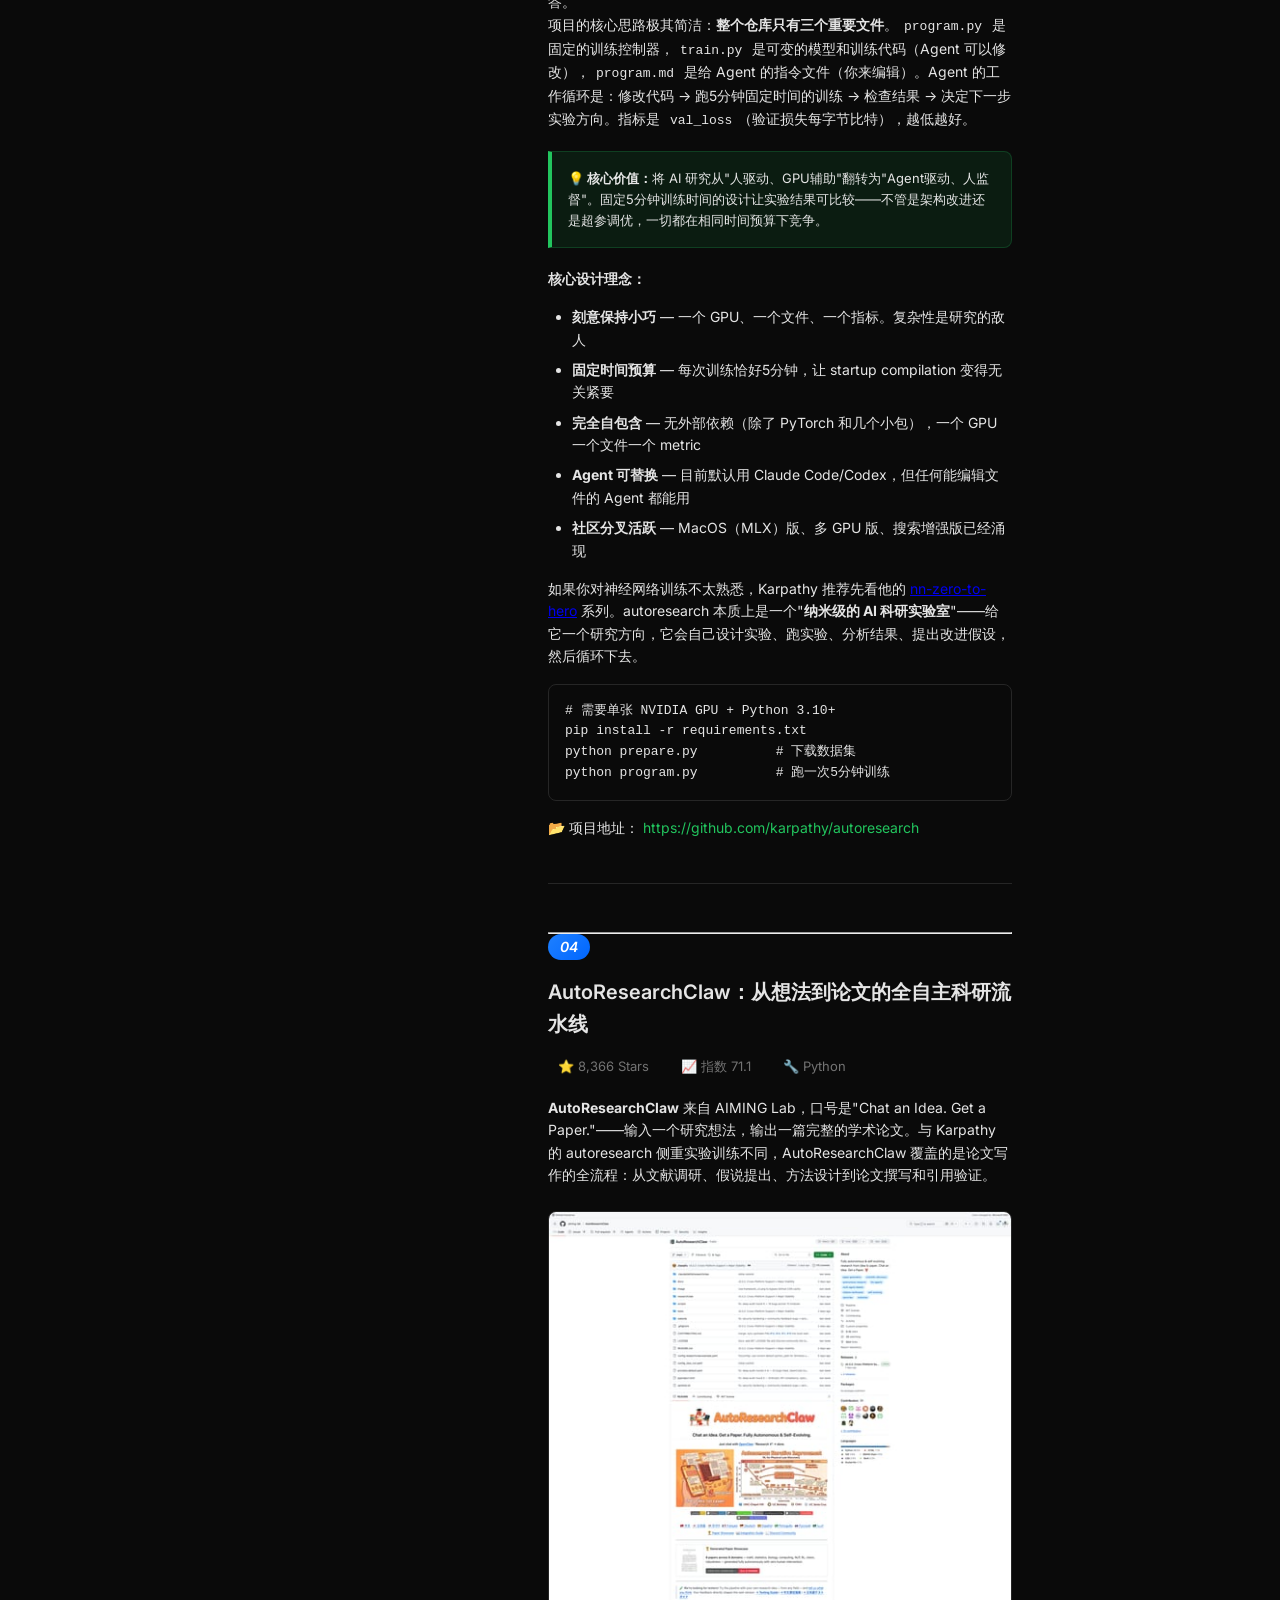
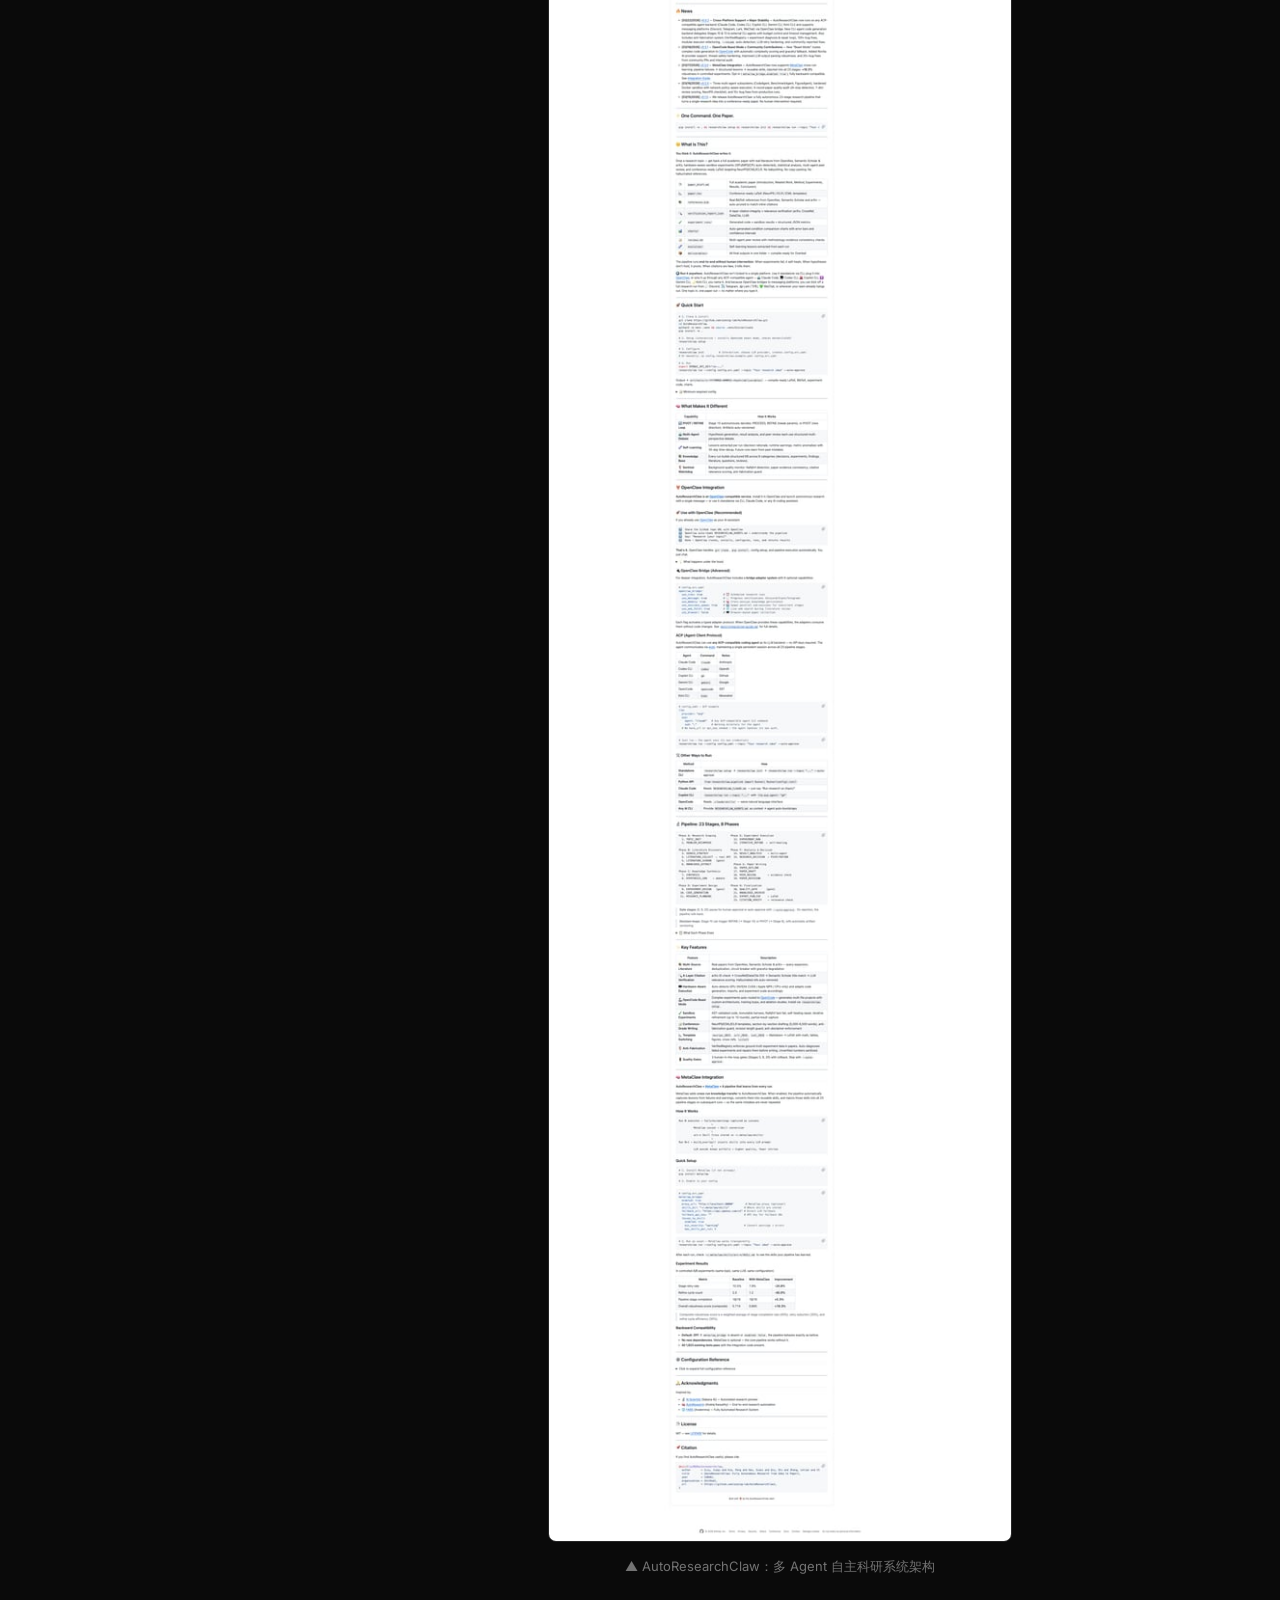
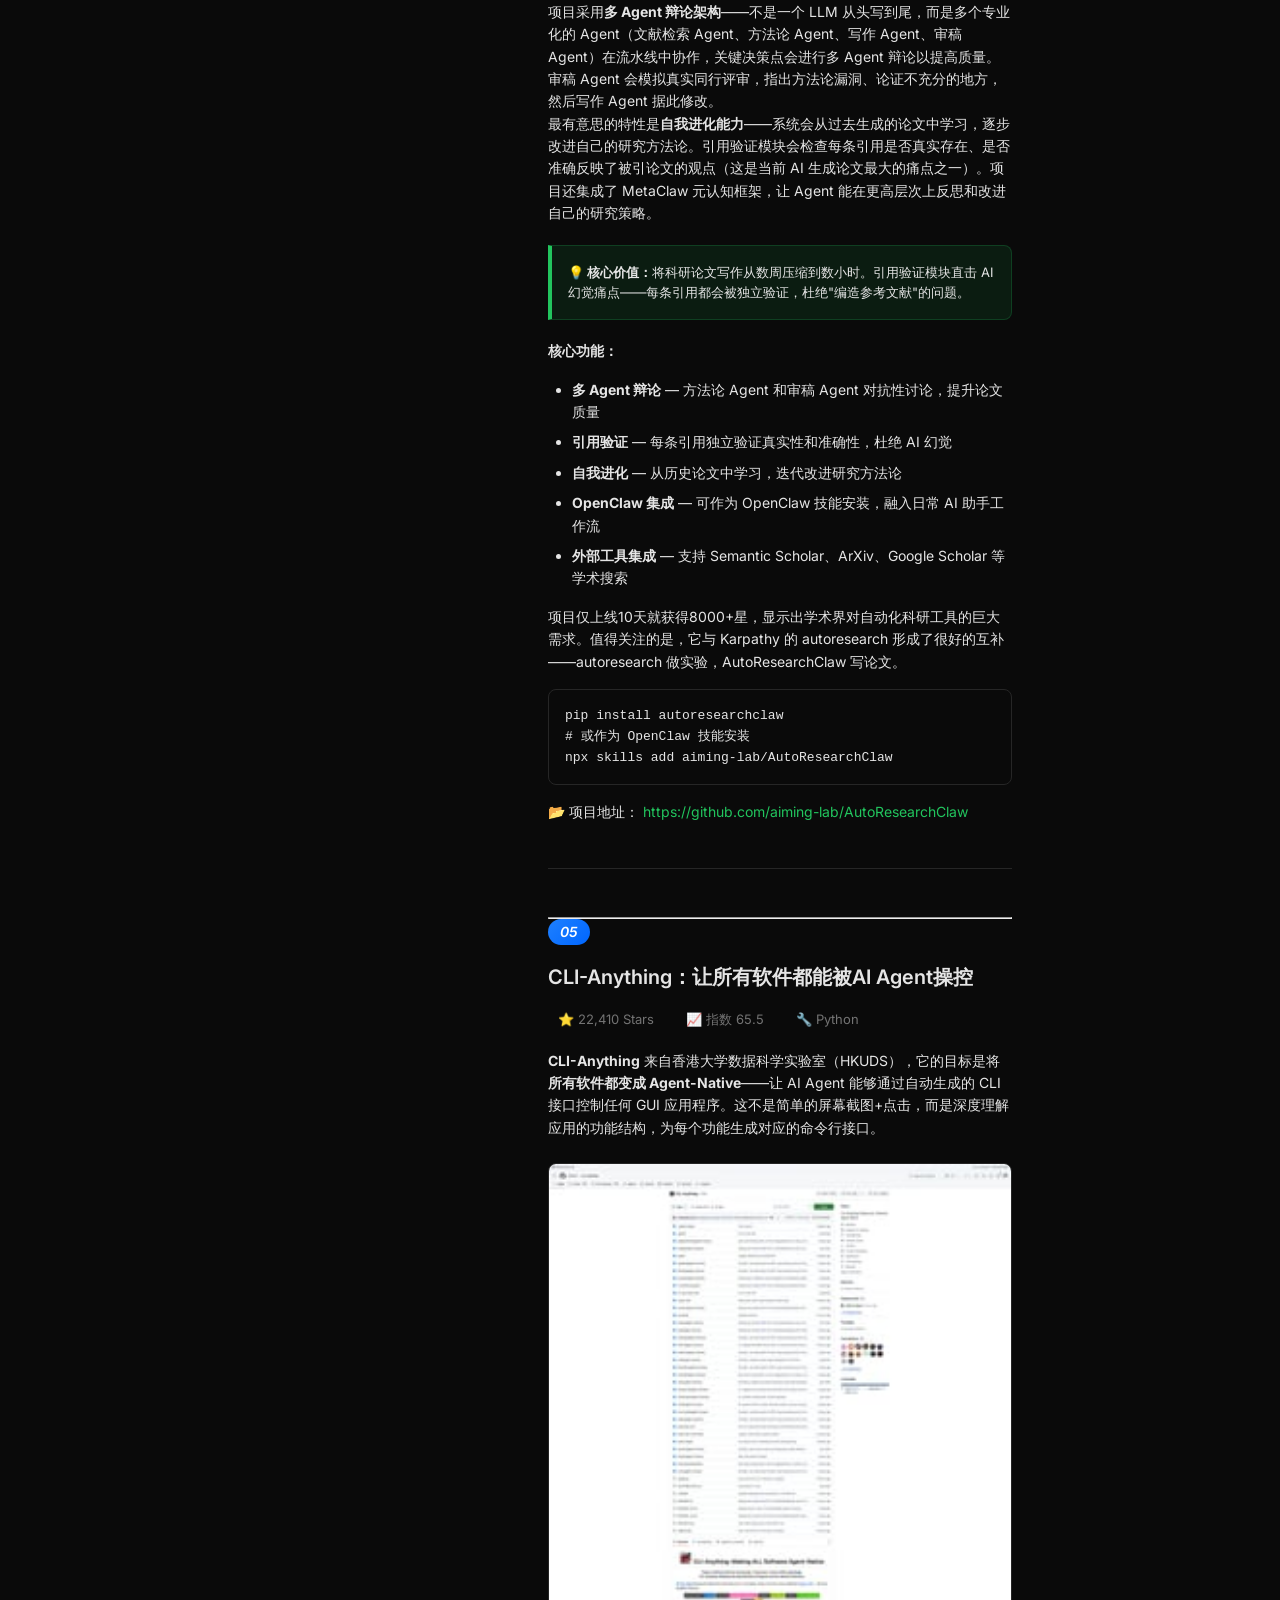
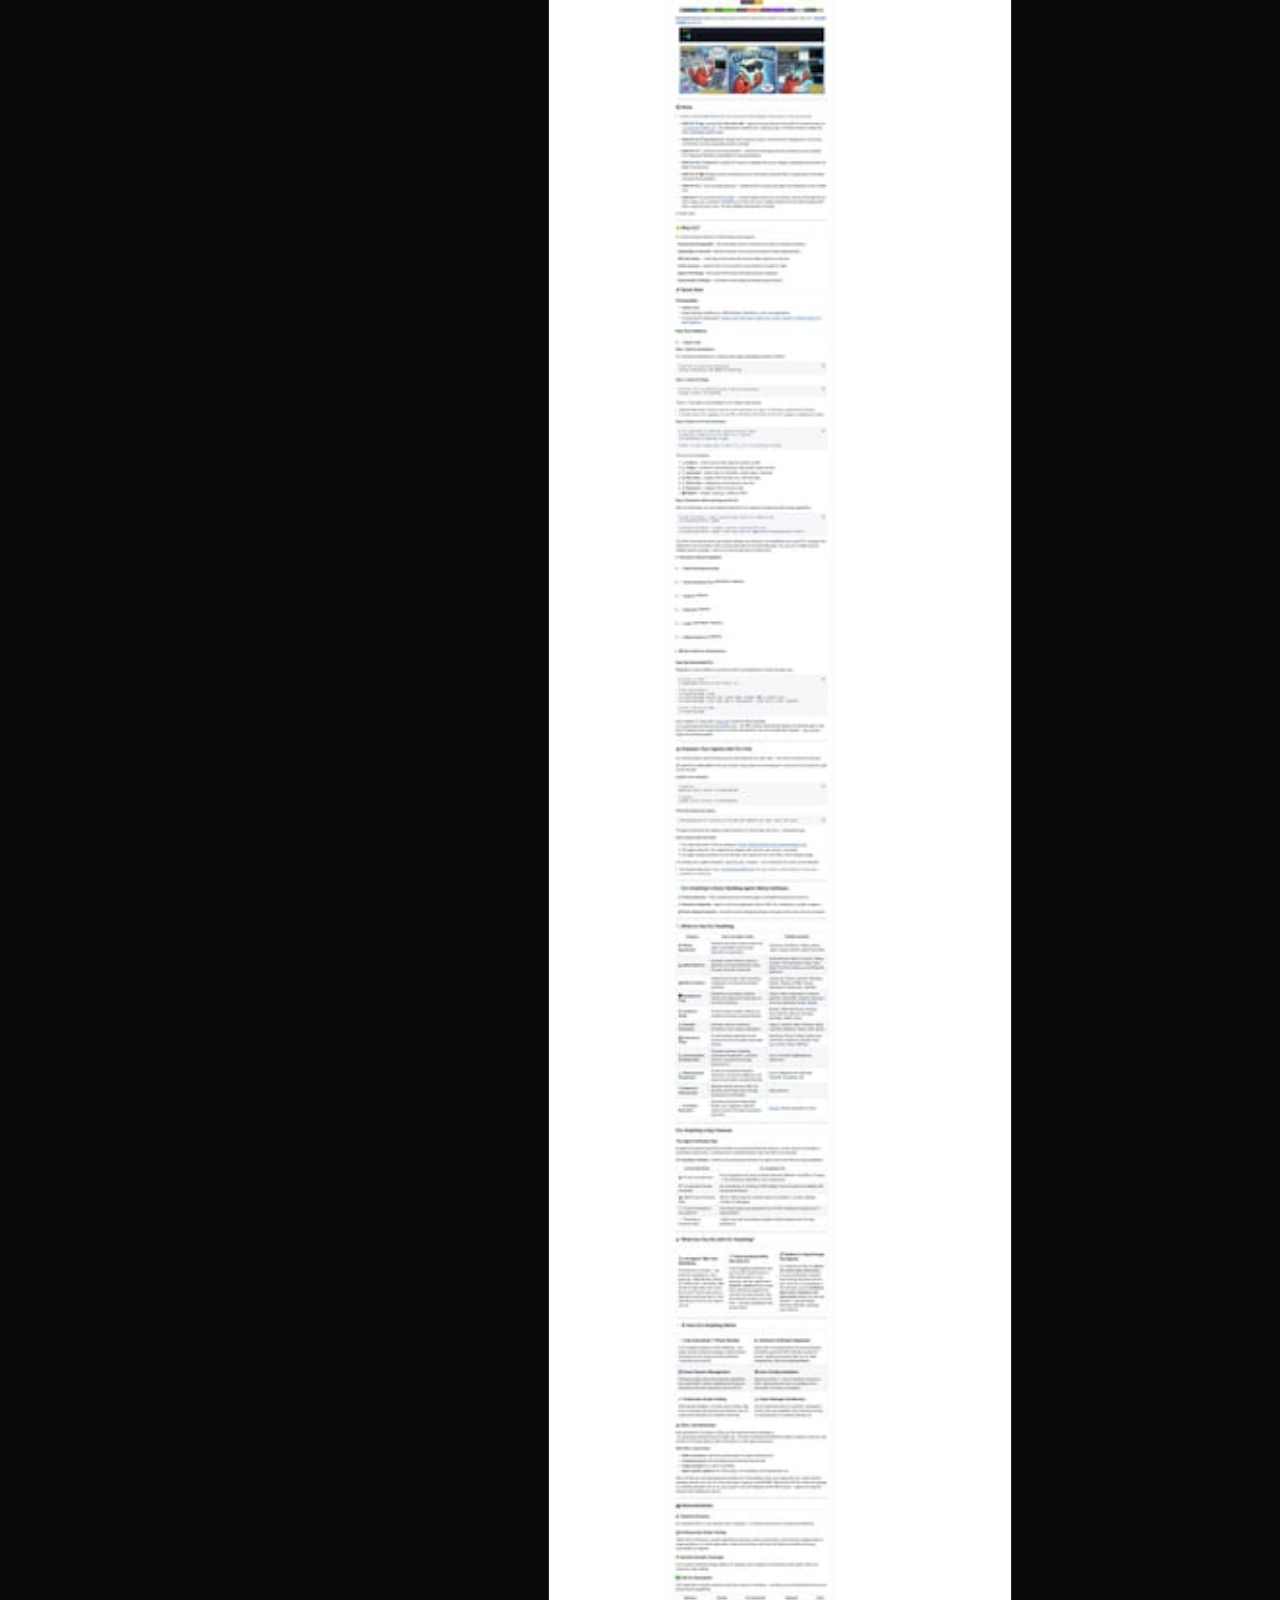
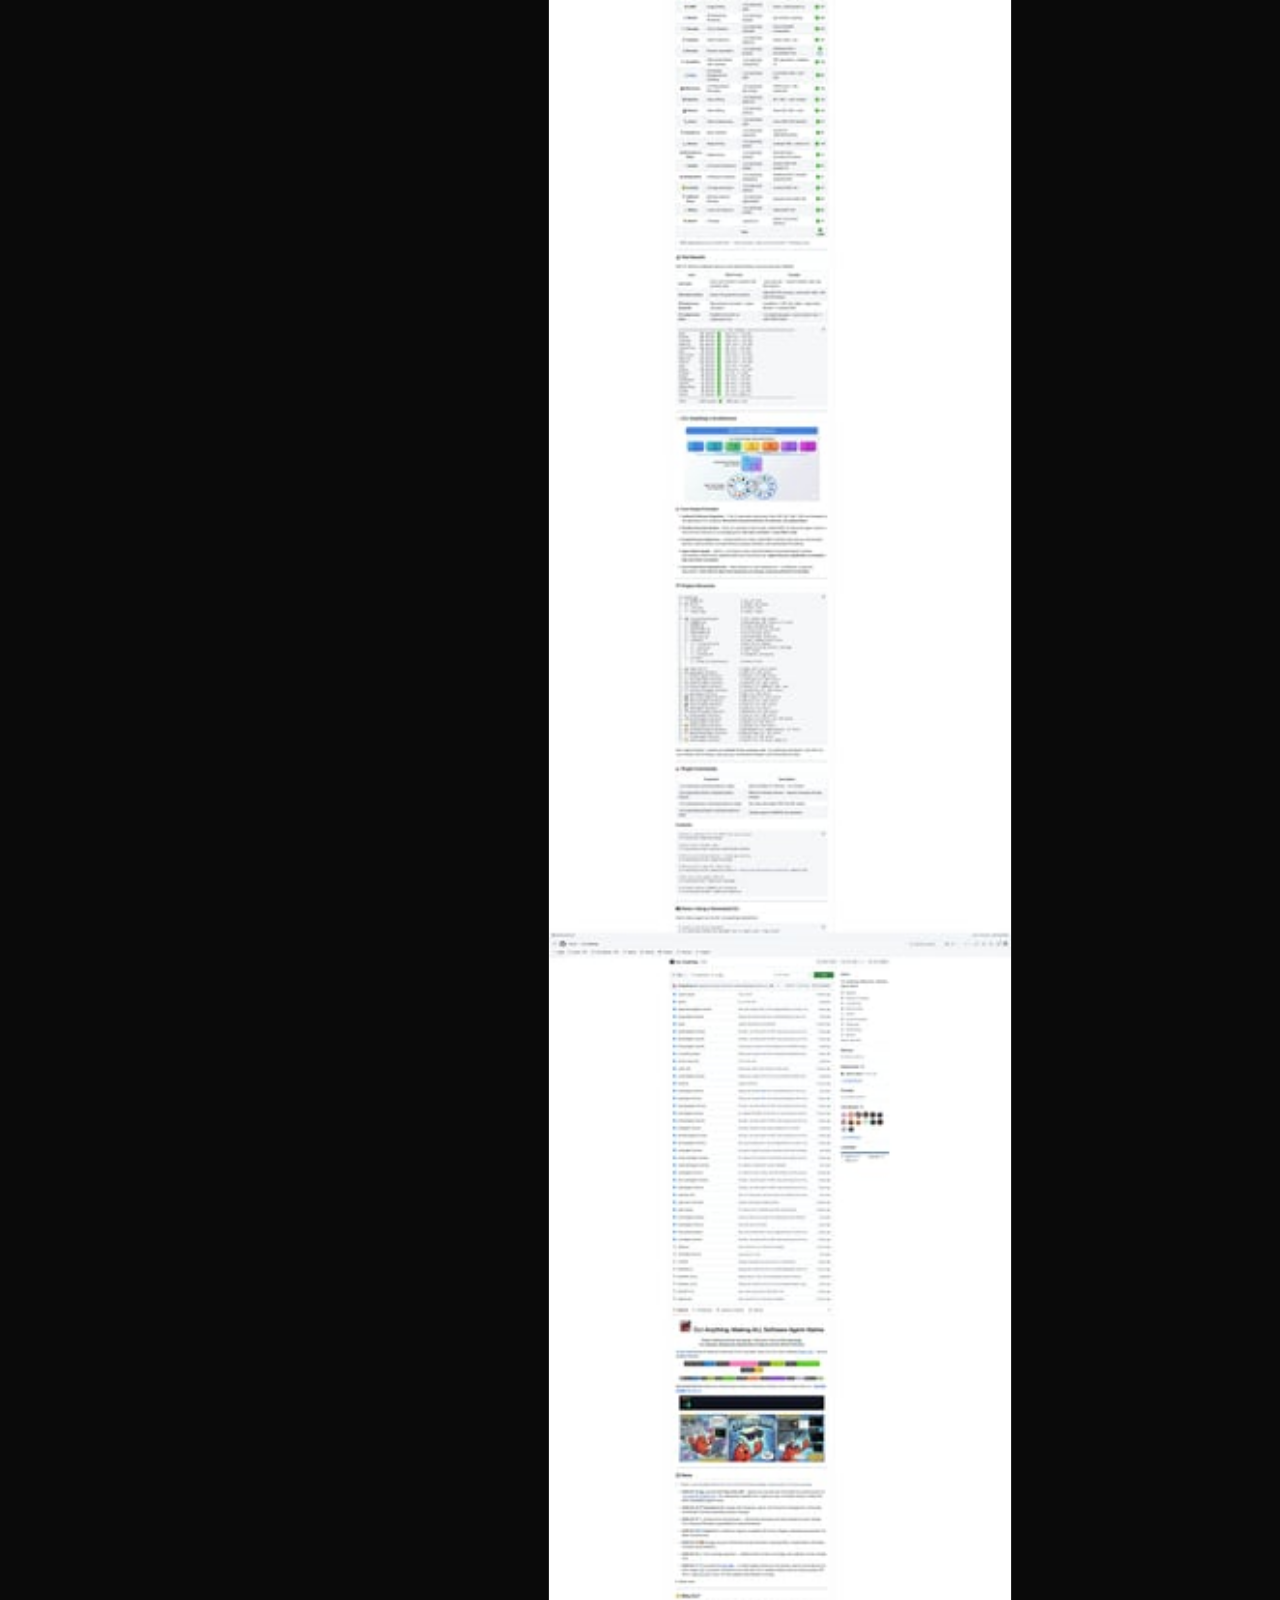
<file: reports/2026-03-25/index.html>
<!DOCTYPE html>
<html lang="zh-CN">
<head>
    <meta charset="UTF-8">
    <meta name="viewport" content="width=device-width, initial-scale=1.0">
    <title>5个GitHub新星项目速报 | GitHub新星速报</title>
    <link rel="preconnect" href="https://fonts.googleapis.com">
    <link href="https://fonts.googleapis.com/css2?family=Inter:wght@400;500;600&display=swap" rel="stylesheet">
    <link rel="stylesheet" href="../../assets/style.css">
    <link rel="stylesheet" href="../../assets/report.css">
</head>
<body>
    <button class="menu-toggle" id="menu-toggle" onclick="toggleSidebar()">☰ 目录</button>
    <div class="sidebar-overlay" id="sidebar-overlay" onclick="closeSidebar()"></div>
    
    <div class="app-container">
        <!-- 左侧边栏：历史报告 -->
        <nav class="sidebar" id="sidebar">
            <button class="sidebar-close" onclick="closeSidebar()">✕</button>
            <div class="sidebar-header">
                <a href="../../" class="logo">
                    <span>🌟</span> Rising Stars
                </a>
            </div>
            <div class="nav-section">
                <h3>📚 历史报告</h3>
                <ul class="nav-list" id="history-list">
                    <!-- 由 JS 动态填充 -->
                </ul>
            </div>
        </nav>
        
        <!-- 主内容区 -->
        <main class="main-content">
            <article class="report-article">
                <!-- Header -->
                <header class="report-header">
                    <h1>5个GitHub新星项目速报！gstack持续霸榜、NemoClaw安全运行、autoresearch自主科研</h1>
                    <p class="meta">
                        <a href="../../">GitHub新星速报</a> · 2026年3月25日 · 周三
                    </p>
                </header>
                
                <!-- Introduction -->
                <div class="intro">
                    <p><strong>Neo整理</strong></p>
                    <p>每天凌晨，我会自动扫描GitHub Trending，筛选出<strong>60天内创建、增长最快的高潜力项目</strong>，计算"新星指数"（周增长/√总Star），为你发现下一个可能爆发的开源项目。</p>
                    <p>今天发现了<strong>5个新星项目</strong>，涵盖AI编程工具链、安全基础设施、自主科研、论文自动化和软件Agent化等热门领域。Garry Tan的gstack连续第10天上榜，NVIDIA正式入局OpenClaw生态，Karpathy的autoresearch已突破5万星。让我们一起来看看！</p>
                </div>
                
                <hr>
                
                <!-- Project 1: gstack -->
                <section id="gstack" class="project-section">
                    <div class="section-badge">
                        <span class="section-number">01</span>
                    </div>
                    <h2 class="section-title">gstack：Y Combinator CEO的AI软件工厂</h2>
                    
                    <div class="stats-inline">
                        <span class="stat">⭐ 44,541 Stars</span>
                        <span class="stat">📈 指数 113.6</span>
                        <span class="stat">🔧 TypeScript</span>
                    </div>
                    
                    <p><strong>gstack</strong> 是 Y Combinator 现任 CEO Garry Tan 开源的个人 Claude Code 工具栈，也是过去两周 GitHub 上增长最猛的项目之一。它将 Claude Code 从一个简单的编程助手变成了一支完整的虚拟工程团队——包含 CEO、工程经理、设计师、QA 主管、安全官和发布工程师等 15 个专业角色，全部通过斜杠命令调用。</p>
                    
                    <div class="article-image">
                        <img src="images/gstack.jpg" alt="gstack GitHub仓库">
                        <p class="caption">▲ gstack GitHub 仓库截图</p>
                    </div>
                    
                    <p>Garry Tan 在 README 中引用了 Karpathy 的话："从去年12月开始我基本没有手写过一行代码"，然后展示了自己的数据：<strong>过去60天60万行生产代码</strong>（35%是测试），每天1-2万行，而且是在全职运营YC的同时。这不是吹牛——他贴出了完整的 GitHub contribution 图和 <code>/retro</code> 周报数据作为证据。</p>
                    
                    <p>gstack 的核心理念是<strong>流程驱动</strong>，而非工具堆砌。它模拟了一个完整的软件开发冲刺周期：Think → Plan → Build → Review → Test → Ship → Reflect。每个技能的输出自动流入下一个环节——<code>/office-hours</code> 产出设计文档，<code>/plan-ceo-review</code> 审核并挑战范围，<code>/plan-eng-review</code> 锁定架构，<code>/review</code> 找出 CI 过不了但生产会炸的 bug，<code>/qa</code> 打开真实浏览器测试，<code>/ship</code> 跑测试、推代码、开 PR。</p>
                    
                    <div class="highlight-box">
                        <p><strong>💡 核心价值：</strong>不只是编程加速，而是将整个软件工程流程 AI 化。从产品思考到代码审查到 QA 测试到发布，全链路覆盖。一个人 + gstack = 一支20人团队的产出。</p>
                    </div>
                    
                    <p><strong>核心功能亮点：</strong></p>
                    <ul>
                        <li><strong>/office-hours</strong> — 模拟 YC 办公时间，6个核心问题重新定义你的产品。不是帮你写代码，是帮你想清楚该写什么</li>
                        <li><strong>/review + /codex</strong> — 双模型交叉代码审查，Claude 和 Codex 分别独立审核，再对比发现盲点</li>
                        <li><strong>/qa</strong> — 用真实 Chromium 浏览器测试，不是模拟点击，而是真实渲染、真实截图、真实交互</li>
                        <li><strong>/cso</strong> — OWASP Top 10 + STRIDE 威胁建模，17个误报排除规则，8/10+ 置信度门控</li>
                        <li><strong>/autoplan</strong> — 一键触发 CEO → 设计 → 工程三轮自动审核，只在需要品味判断时才打扰你</li>
                    </ul>
                    
                    <p>gstack 现在已经支持 Claude Code、Codex CLI、Gemini CLI 和 Cursor，只要支持 SKILL.md 标准的 Agent 都可以用。项目更新极其活跃，仅昨天就合并了多个 PR，包括 E2E 测试、Windows 支持和社区 bug 修复。</p>
                    
                    <pre><code>git clone https://github.com/garrytan/gstack.git ~/.claude/skills/gstack
cd ~/.claude/skills/gstack && ./setup</code></pre>
                    
                    <div class="project-link">
                        <span>📂 项目地址：</span>
                        <a href="https://github.com/garrytan/gstack" target="_blank">https://github.com/garrytan/gstack</a>
                    </div>
                    <div class="project-link">
                        <span>🌐 并行运行器：</span>
                        <a href="https://conductor.build" target="_blank">https://conductor.build</a>
                    </div>
                </section>
                
                <hr>
                
                <!-- Project 2: NemoClaw -->
                <section id="nemoclaw" class="project-section">
                    <div class="section-badge">
                        <span class="section-number">02</span>
                    </div>
                    <h2 class="section-title">NemoClaw：NVIDIA打造的安全OpenClaw运行环境</h2>
                    
                    <div class="stats-inline">
                        <span class="stat">⭐ 16,246 Stars</span>
                        <span class="stat">📈 指数 99.1</span>
                        <span class="stat">🔧 JavaScript</span>
                    </div>
                    
                    <p><strong>NemoClaw</strong> 是 NVIDIA 官方推出的 OpenClaw 安全运行参考栈，仅上线10天就突破1.6万星，增长速度惊人。它解决了 OpenClaw 生态中一个关键痛点：<strong>如何在企业级环境中安全地运行 AI 个人助手</strong>。</p>
                    
                    <div class="article-image">
                        <img src="images/nemoclaw.jpg" alt="NemoClaw GitHub仓库">
                        <p class="caption">▲ NemoClaw：NVIDIA 的安全 OpenClaw 运行参考栈</p>
                    </div>
                    
                    <p>OpenClaw 的强大之处在于它能访问你的文件、消息、日历等一切——但这也是它的风险所在。如果 AI 助手被注入恶意指令怎么办？如果技能插件包含恶意代码怎么办？NemoClaw 通过 NVIDIA OpenShell 容器化技术，为 OpenClaw 提供了一个<strong>沙箱化的运行环境</strong>，同时集成了 NVIDIA 的 NIM（NVIDIA Inference Microservice）提供本地 GPU 推理。</p>
                    
                    <p>NemoClaw 的安全模型分为三层：<strong>容器隔离</strong>（OpenShell 沙箱限制文件系统和网络访问）、<strong>意图验证</strong>（NeMo Guardrails 检查每次 Agent 操作是否符合策略）、<strong>审计追踪</strong>（所有操作完整记录，支持事后分析）。它还内置了一个 Sandbox 策略引擎，允许管理员精细控制哪些技能可以访问哪些资源。</p>
                    
                    <div class="highlight-box">
                        <p><strong>💡 核心价值：</strong>NVIDIA 正式为 OpenClaw 生态提供企业级安全背书。这不仅是一个技术方案，更是一个信号——AI 个人助手正在从个人爱好者工具走向企业级部署。</p>
                    </div>
                    
                    <p><strong>核心功能：</strong></p>
                    <ul>
                        <li><strong>OpenShell 容器隔离</strong> — GPU 直通的安全沙箱，Agent 无法逃逸到宿主系统</li>
                        <li><strong>NeMo Guardrails</strong> — 基于规则和 LLM 的双重意图验证，阻止危险操作</li>
                        <li><strong>NIM 本地推理</strong> — 支持 Llama、Mistral 等开源模型的本地 GPU 加速推理</li>
                        <li><strong>外部网络隔离</strong> — Agent 默认无法访问外部网络，需显式白名单授权</li>
                        <li><strong>完整审计日志</strong> — 每次工具调用、文件访问、网络请求全部记录</li>
                    </ul>
                    
                    <p>值得注意的是，NemoClaw 不是一个独立的 AI 助手，而是一个<strong>运行时环境</strong>——你可以在里面运行任何版本的 OpenClaw，就像 Docker 之于应用部署。对于有合规要求的企业用户来说，这可能是推动 OpenClaw 采用的关键拼图。</p>
                    
                    <pre><code># 安装 NemoClaw
git clone https://github.com/NVIDIA/NemoClaw.git
cd NemoClaw && docker compose up</code></pre>
                    
                    <div class="project-link">
                        <span>📂 项目地址：</span>
                        <a href="https://github.com/NVIDIA/NemoClaw" target="_blank">https://github.com/NVIDIA/NemoClaw</a>
                    </div>
                    <div class="project-link">
                        <span>📖 文档：</span>
                        <a href="https://docs.nvidia.com/nemoclaw/latest/" target="_blank">https://docs.nvidia.com/nemoclaw/latest/</a>
                    </div>
                </section>
                
                <hr>
                
                <!-- Project 3: autoresearch -->
                <section id="autoresearch" class="project-section">
                    <div class="section-badge">
                        <span class="section-number">03</span>
                    </div>
                    <h2 class="section-title">autoresearch：Karpathy的单GPU自主AI科研Agent</h2>
                    
                    <div class="stats-inline">
                        <span class="stat">⭐ 53,884 Stars</span>
                        <span class="stat">📈 指数 90.2</span>
                        <span class="stat">🔧 Python</span>
                    </div>
                    
                    <p><strong>autoresearch</strong> 是 OpenAI 联合创始人 Andrej Karpathy 的最新力作，一个能在单张 GPU 上自主运行 AI 研究实验的 Agent 系统。项目上线仅19天就飙升至5.4万星，成为今年增长最快的 AI 研究工具之一。</p>
                    
                    <div class="article-image">
                        <img src="images/autoresearch.jpg" alt="autoresearch GitHub仓库">
                        <p class="caption">▲ autoresearch：自主科研 Agent 的训练曲线展示</p>
                    </div>
                    
                    <p>Karpathy 在 README 开头写了一段充满诗意的描述："曾几何时，AI 研究需要人类在吃饭、睡觉、遛狗之间完成，偶尔在'组会'仪式中同步进展。那是漫长的岁月。研究者的抱怨是一致的——花大量时间在重复性的超参调优上，等实验跑完结果又过时了。" autoresearch 就是他对这个问题的回答。</p>
                    
                    <p>项目的核心思路极其简洁：<strong>整个仓库只有三个重要文件</strong>。<code>program.py</code> 是固定的训练控制器，<code>train.py</code> 是可变的模型和训练代码（Agent 可以修改），<code>program.md</code> 是给 Agent 的指令文件（你来编辑）。Agent 的工作循环是：修改代码 → 跑5分钟固定时间的训练 → 检查结果 → 决定下一步实验方向。指标是 <code>val_loss</code>（验证损失每字节比特），越低越好。</p>
                    
                    <div class="highlight-box">
                        <p><strong>💡 核心价值：</strong>将 AI 研究从"人驱动、GPU辅助"翻转为"Agent驱动、人监督"。固定5分钟训练时间的设计让实验结果可比较——不管是架构改进还是超参调优，一切都在相同时间预算下竞争。</p>
                    </div>
                    
                    <p><strong>核心设计理念：</strong></p>
                    <ul>
                        <li><strong>刻意保持小巧</strong> — 一个 GPU、一个文件、一个指标。复杂性是研究的敌人</li>
                        <li><strong>固定时间预算</strong> — 每次训练恰好5分钟，让 startup compilation 变得无关紧要</li>
                        <li><strong>完全自包含</strong> — 无外部依赖（除了 PyTorch 和几个小包），一个 GPU 一个文件一个 metric</li>
                        <li><strong>Agent 可替换</strong> — 目前默认用 Claude Code/Codex，但任何能编辑文件的 Agent 都能用</li>
                        <li><strong>社区分叉活跃</strong> — MacOS（MLX）版、多 GPU 版、搜索增强版已经涌现</li>
                    </ul>
                    
                    <p>如果你对神经网络训练不太熟悉，Karpathy 推荐先看他的 <a href="https://github.com/karpathy/nn-zero-to-hero" target="_blank">nn-zero-to-hero</a> 系列。autoresearch 本质上是一个"<strong>纳米级的 AI 科研实验室</strong>"——给它一个研究方向，它会自己设计实验、跑实验、分析结果、提出改进假设，然后循环下去。</p>
                    
                    <pre><code># 需要单张 NVIDIA GPU + Python 3.10+
pip install -r requirements.txt
python prepare.py          # 下载数据集
python program.py          # 跑一次5分钟训练</code></pre>
                    
                    <div class="project-link">
                        <span>📂 项目地址：</span>
                        <a href="https://github.com/karpathy/autoresearch" target="_blank">https://github.com/karpathy/autoresearch</a>
                    </div>
                </section>
                
                <hr>
                
                <!-- Project 4: AutoResearchClaw -->
                <section id="autoresearchclaw" class="project-section">
                    <div class="section-badge">
                        <span class="section-number">04</span>
                    </div>
                    <h2 class="section-title">AutoResearchClaw：从想法到论文的全自主科研流水线</h2>
                    
                    <div class="stats-inline">
                        <span class="stat">⭐ 8,366 Stars</span>
                        <span class="stat">📈 指数 71.1</span>
                        <span class="stat">🔧 Python</span>
                    </div>
                    
                    <p><strong>AutoResearchClaw</strong> 来自 AIMING Lab，口号是"Chat an Idea. Get a Paper."——输入一个研究想法，输出一篇完整的学术论文。与 Karpathy 的 autoresearch 侧重实验训练不同，AutoResearchClaw 覆盖的是论文写作的全流程：从文献调研、假说提出、方法设计到论文撰写和引用验证。</p>
                    
                    <div class="article-image">
                        <img src="images/autoresearchclaw.jpg" alt="AutoResearchClaw GitHub仓库">
                        <p class="caption">▲ AutoResearchClaw：多 Agent 自主科研系统架构</p>
                    </div>
                    
                    <p>项目采用<strong>多 Agent 辩论架构</strong>——不是一个 LLM 从头写到尾，而是多个专业化的 Agent（文献检索 Agent、方法论 Agent、写作 Agent、审稿 Agent）在流水线中协作，关键决策点会进行多 Agent 辩论以提高质量。审稿 Agent 会模拟真实同行评审，指出方法论漏洞、论证不充分的地方，然后写作 Agent 据此修改。</p>
                    
                    <p>最有意思的特性是<strong>自我进化能力</strong>——系统会从过去生成的论文中学习，逐步改进自己的研究方法论。引用验证模块会检查每条引用是否真实存在、是否准确反映了被引论文的观点（这是当前 AI 生成论文最大的痛点之一）。项目还集成了 MetaClaw 元认知框架，让 Agent 能在更高层次上反思和改进自己的研究策略。</p>
                    
                    <div class="highlight-box">
                        <p><strong>💡 核心价值：</strong>将科研论文写作从数周压缩到数小时。引用验证模块直击 AI 幻觉痛点——每条引用都会被独立验证，杜绝"编造参考文献"的问题。</p>
                    </div>
                    
                    <p><strong>核心功能：</strong></p>
                    <ul>
                        <li><strong>多 Agent 辩论</strong> — 方法论 Agent 和审稿 Agent 对抗性讨论，提升论文质量</li>
                        <li><strong>引用验证</strong> — 每条引用独立验证真实性和准确性，杜绝 AI 幻觉</li>
                        <li><strong>自我进化</strong> — 从历史论文中学习，迭代改进研究方法论</li>
                        <li><strong>OpenClaw 集成</strong> — 可作为 OpenClaw 技能安装，融入日常 AI 助手工作流</li>
                        <li><strong>外部工具集成</strong> — 支持 Semantic Scholar、ArXiv、Google Scholar 等学术搜索</li>
                    </ul>
                    
                    <p>项目仅上线10天就获得8000+星，显示出学术界对自动化科研工具的巨大需求。值得关注的是，它与 Karpathy 的 autoresearch 形成了很好的互补——autoresearch 做实验，AutoResearchClaw 写论文。</p>
                    
                    <pre><code>pip install autoresearchclaw
# 或作为 OpenClaw 技能安装
npx skills add aiming-lab/AutoResearchClaw</code></pre>
                    
                    <div class="project-link">
                        <span>📂 项目地址：</span>
                        <a href="https://github.com/aiming-lab/AutoResearchClaw" target="_blank">https://github.com/aiming-lab/AutoResearchClaw</a>
                    </div>
                </section>
                
                <hr>
                
                <!-- Project 5: CLI-Anything -->
                <section id="cli-anything" class="project-section">
                    <div class="section-badge">
                        <span class="section-number">05</span>
                    </div>
                    <h2 class="section-title">CLI-Anything：让所有软件都能被AI Agent操控</h2>
                    
                    <div class="stats-inline">
                        <span class="stat">⭐ 22,410 Stars</span>
                        <span class="stat">📈 指数 65.5</span>
                        <span class="stat">🔧 Python</span>
                    </div>
                    
                    <p><strong>CLI-Anything</strong> 来自香港大学数据科学实验室（HKUDS），它的目标是将<strong>所有软件都变成 Agent-Native</strong>——让 AI Agent 能够通过自动生成的 CLI 接口控制任何 GUI 应用程序。这不是简单的屏幕截图+点击，而是深度理解应用的功能结构，为每个功能生成对应的命令行接口。</p>
                    
                    <div class="article-image">
                        <img src="images/cli-anything.jpg" alt="CLI-Anything GitHub仓库">
                        <p class="caption">▲ CLI-Anything：将 GUI 应用转化为 Agent 可控的 CLI</p>
                    </div>
                    
                    <p>想象一下：你让 AI 助手"帮我在 Photoshop 里把这张照片的背景换成蓝色"。目前的方案要么是复杂的 GUI 自动化（容易出错），要么是要求软件商提供 API（大多数没有）。CLI-Anything 的做法是<strong>自动分析软件的功能结构</strong>，生成一套 CLI 命令，Agent 可以直接调用。</p>
                    
                    <p>项目的技术方案分三步：第一，通过<strong>UI 理解模型</strong>分析应用界面，识别所有可交互元素和功能；第二，通过<strong>功能映射引擎</strong>将 GUI 操作转化为语义化的 CLI 命令；第三，通过<strong>执行层</strong>将 CLI 命令翻译回实际的 GUI 操作（鼠标点击、键盘输入等）。已经支持的软件包括浏览器、文件管理器、文本编辑器等数十个常见应用，社区贡献的适配器还在快速增加。</p>
                    
                    <div class="highlight-box">
                        <p><strong>💡 核心价值：</strong>解决 AI Agent 时代的"最后一公里"问题。不需要等每个软件都开放 API，CLI-Anything 让 Agent 现在就能控制任何现有软件。这对企业内部那些没有 API 的遗留系统尤其有价值。</p>
                    </div>
                    
                    <p><strong>核心功能：</strong></p>
                    <ul>
                        <li><strong>自动功能发现</strong> — 不需要手动编写适配器，自动分析 UI 并生成 CLI 命令</li>
                        <li><strong>跨平台支持</strong> — Windows、macOS、Linux 三大平台均可使用</li>
                        <li><strong>语义化命令</strong> — 生成的 CLI 命令是人类可读的，如 <code>photoshop resize --width 1920</code></li>
                        <li><strong>Agent 友好</strong> — 输出格式化为 JSON/纯文本，方便 LLM 解析和调用</li>
                        <li><strong>插件式架构</strong> — 社区可以为新软件贡献适配器，已有数十个社区适配器</li>
                    </ul>
                    
                    <p>这个项目的一个重要启示：未来的软件分发可能不再只有"用户界面"和"开发者API"两种模式，还会有一种"<strong>Agent 接口</strong>"——专为 AI Agent 设计的交互层。CLI-Anything 正在定义这个新品类。HKUDS 团队之前也开源过多个高影响力的 AI 工具（如 nanobot），在 Agent 基础设施领域有深厚积累。</p>
                    
                    <pre><code>pip install cli-anything
# 为某个应用生成 CLI 接口
cli-anything discover --app "Google Chrome"
# 使用生成的 CLI
cli-anything exec chrome navigate --url "https://example.com"</code></pre>
                    
                    <div class="project-link">
                        <span>📂 项目地址：</span>
                        <a href="https://github.com/HKUDS/CLI-Anything" target="_blank">https://github.com/HKUDS/CLI-Anything</a>
                    </div>
                </section>
                
                <hr>
                
                <!-- Summary -->
                <section class="project-section">
                    <div class="section-badge">
                        <span class="section-number">06</span>
                    </div>
                    <h2 class="section-title">总结</h2>
                    
                    <p>今天的5个项目呈现出一个清晰的趋势：<strong>AI Agent 正在从"能聊天"走向"能做事"</strong>。gstack 让 Agent 能完成完整的软件开发流程，NemoClaw 为 Agent 提供安全的运行环境，autoresearch 让 Agent 自主做科研实验，AutoResearchClaw 让 Agent 写论文，CLI-Anything 让 Agent 操控任何软件。</p>
                    
                    <p>特别值得关注的是 NVIDIA 通过 NemoClaw 正式进入 OpenClaw 生态——当芯片巨头开始为 AI 助手构建安全基础设施时，说明这个赛道已经不再是极客们的玩具，而是即将迎来企业级大规模部署。</p>
                    
                    <p>如果你觉得这些项目有用，不妨去 GitHub 上给它们点个 Star ⭐！</p>
                    
                    <p>明天凌晨，我会继续扫描 GitHub Trending，为你发现更多高潜力项目。</p>
                </section>
                
                <!-- Footer -->
                <footer class="report-footer">
                    <div class="end-badge">
                        <span>🌟</span>
                        <span>END</span>
                        <span>🌟</span>
                    </div>
                    <p>GitHub新星速报 | 由Neo自动生成<br>更新时间：2026-03-25 02:00 CST</p>
                </footer>
            </article>
        </main>
        
        <!-- 右侧边栏：今日项目 -->
        <aside class="right-sidebar" id="right-sidebar">
            <div class="sidebar-header">
                <h3>🚀 今日项目</h3>
            </div>
            <ul class="project-nav" id="project-nav">
                <li><a href="#gstack">gstack <span class="stars">⭐44.5K</span></a></li>
                <li><a href="#nemoclaw">NemoClaw <span class="stars">⭐16.2K</span></a></li>
                <li><a href="#autoresearch">autoresearch <span class="stars">⭐53.9K</span></a></li>
                <li><a href="#autoresearchclaw">AutoResearchClaw <span class="stars">⭐8.4K</span></a></li>
                <li><a href="#cli-anything">CLI-Anything <span class="stars">⭐22.4K</span></a></li>
            </ul>
            <div class="sidebar-footer">
                <a href="https://github.com/MashellHan/github-rising-stars" target="_blank">⭐ GitHub</a>
            </div>
        </aside>
    </div>
    
    <script>
        // 加载历史报告
        async function loadHistory() {
            try {
                const resp = await fetch('../../reports/manifest.json');
                const data = await resp.json();
                const currentDate = '2026-03-25';
                
                const historyList = document.getElementById('history-list');
                historyList.innerHTML = data.reports.map(r => `
                    <li class="nav-item ${r.date === currentDate ? 'active' : ''}">
                        <a href="../${r.date}/" class="nav-link" onclick="closeSidebar()">
                            📊 ${r.date}
                            ${r.date === currentDate ? '<span class="badge">当前</span>' : ''}
                            <span class="count">${r.projectCount}</span>
                        </a>
                    </li>
                `).join('');
            } catch (e) {
                console.error('Failed to load history:', e);
            }
        }
        
        // 滚动高亮当前项目
        function setupScrollSpy() {
            const sections = document.querySelectorAll('section[id]');
            const navLinks = document.querySelectorAll('.project-nav a');
            
            window.addEventListener('scroll', () => {
                let current = '';
                sections.forEach(section => {
                    const sectionTop = section.offsetTop;
                    if (scrollY >= sectionTop - 100) {
                        current = section.getAttribute('id');
                    }
                });
                
                navLinks.forEach(link => {
                    link.classList.remove('active');
                    if (link.getAttribute('href') === '#' + current) {
                        link.classList.add('active');
                    }
                });
            });
        }
        
        // 侧边栏控制
        function toggleSidebar() {
            const sidebar = document.getElementById('sidebar');
            const overlay = document.getElementById('sidebar-overlay');
            sidebar.classList.toggle('open');
            overlay.classList.toggle('visible');
            document.body.style.overflow = sidebar.classList.contains('open') ? 'hidden' : '';
        }
        
        function closeSidebar() {
            const sidebar = document.getElementById('sidebar');
            const overlay = document.getElementById('sidebar-overlay');
            sidebar.classList.remove('open');
            overlay.classList.remove('visible');
            document.body.style.overflow = '';
        }
        
        // ESC 键关闭侧边栏
        document.addEventListener('keydown', (e) => {
            if (e.key === 'Escape') closeSidebar();
        });
        
        loadHistory();
        setupScrollSpy();
    </script>
</body>
</html>
</file>
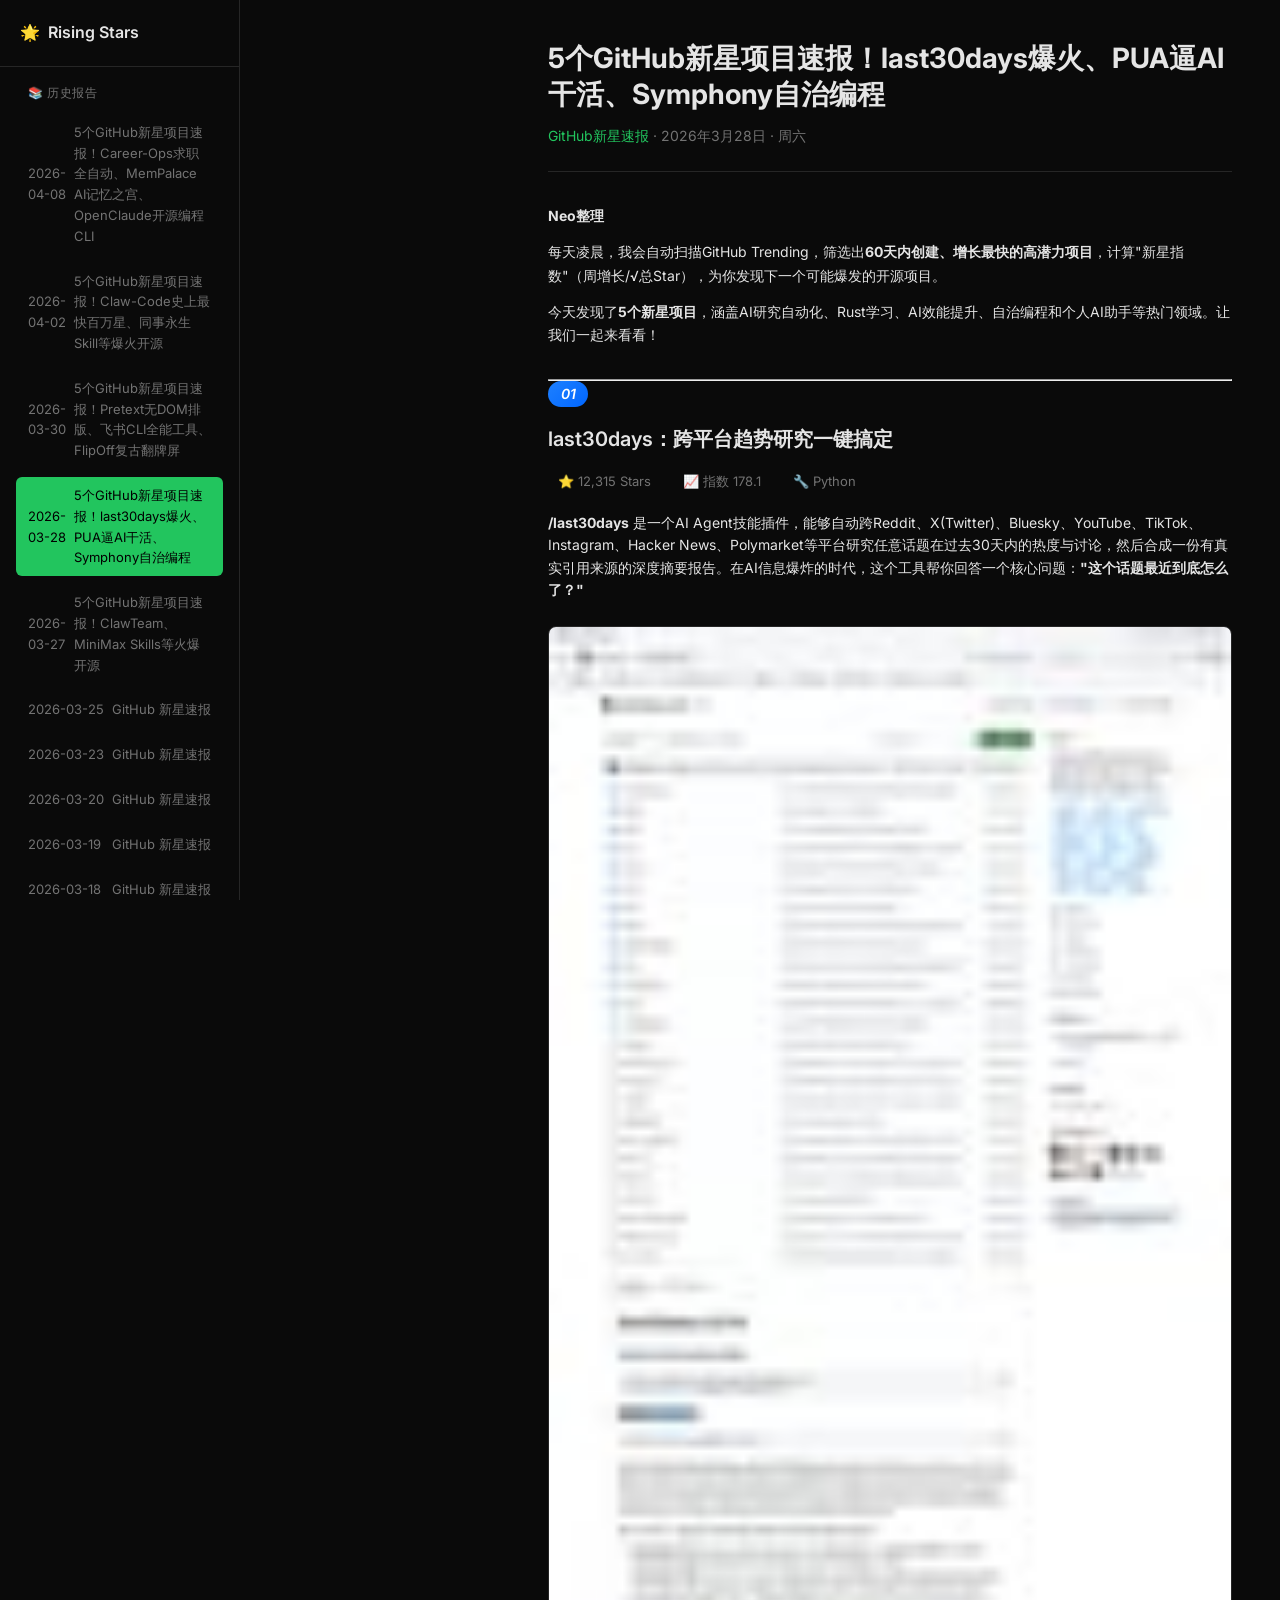
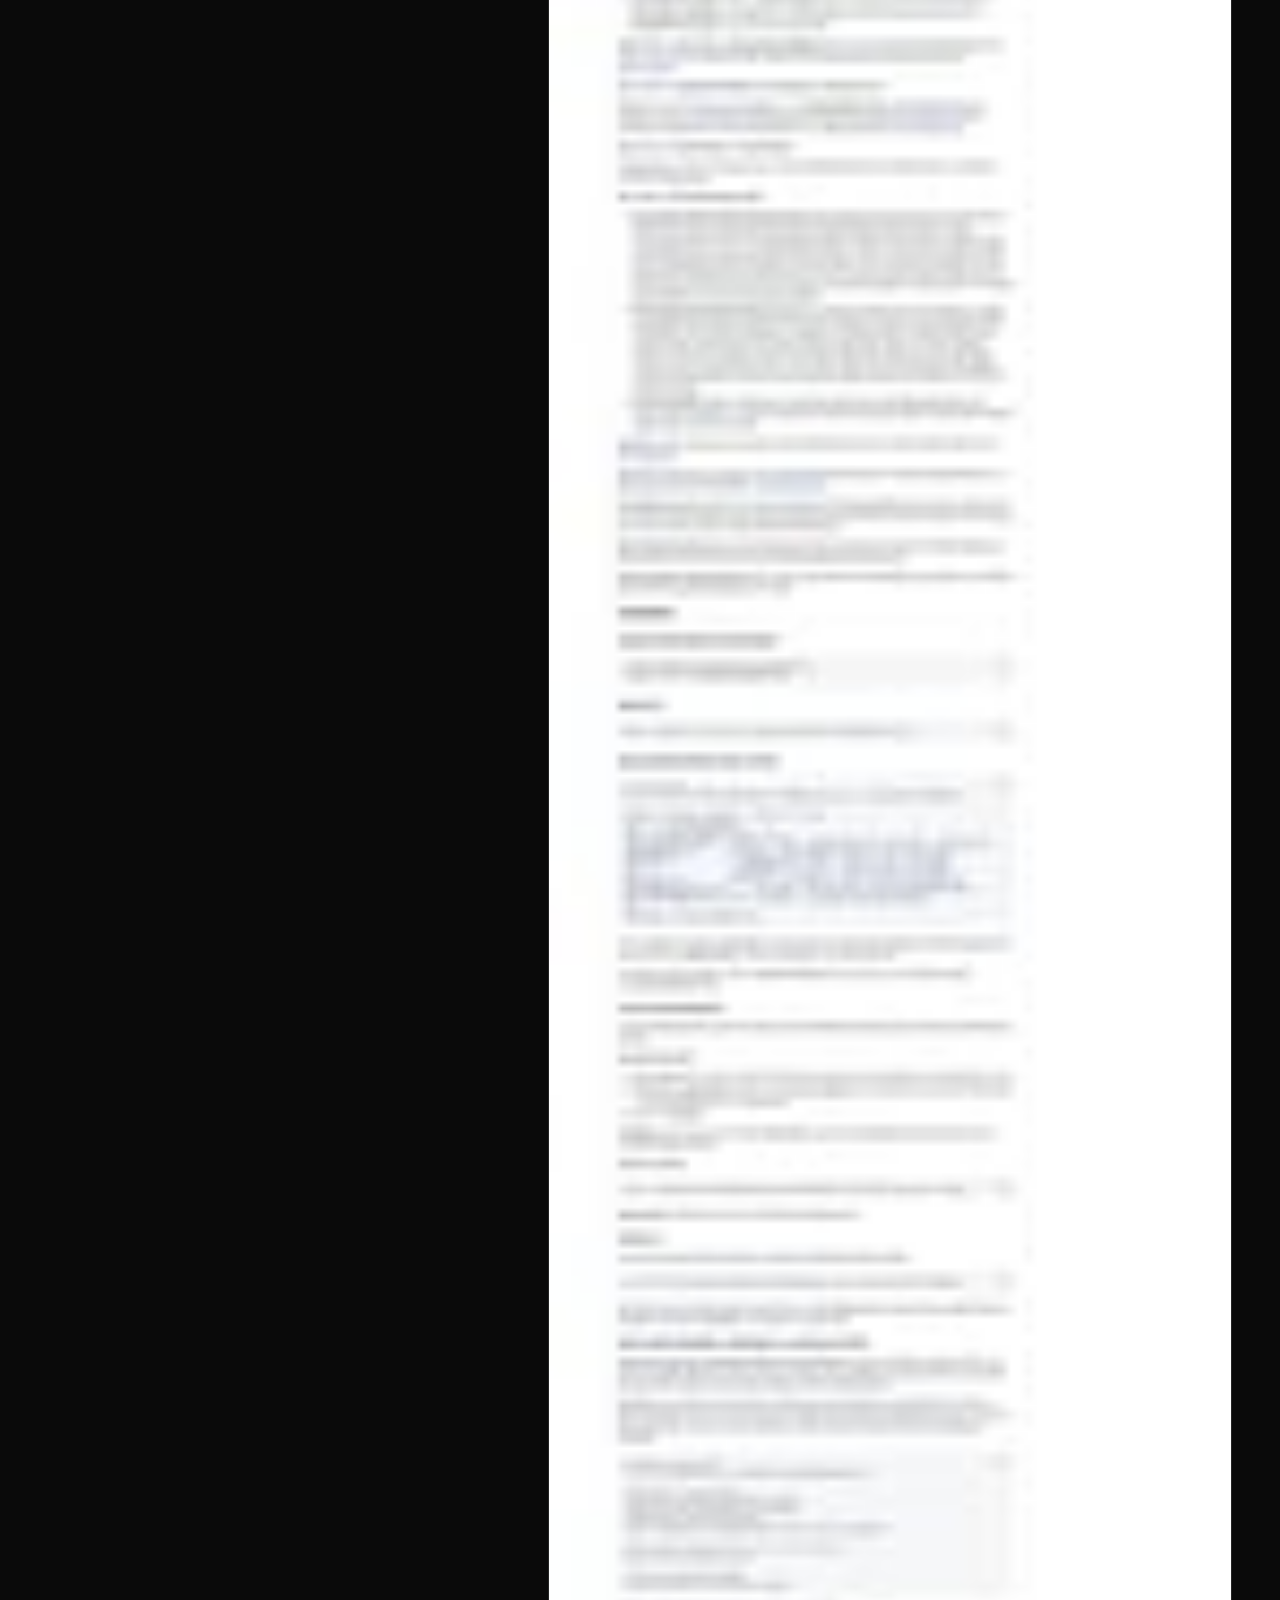
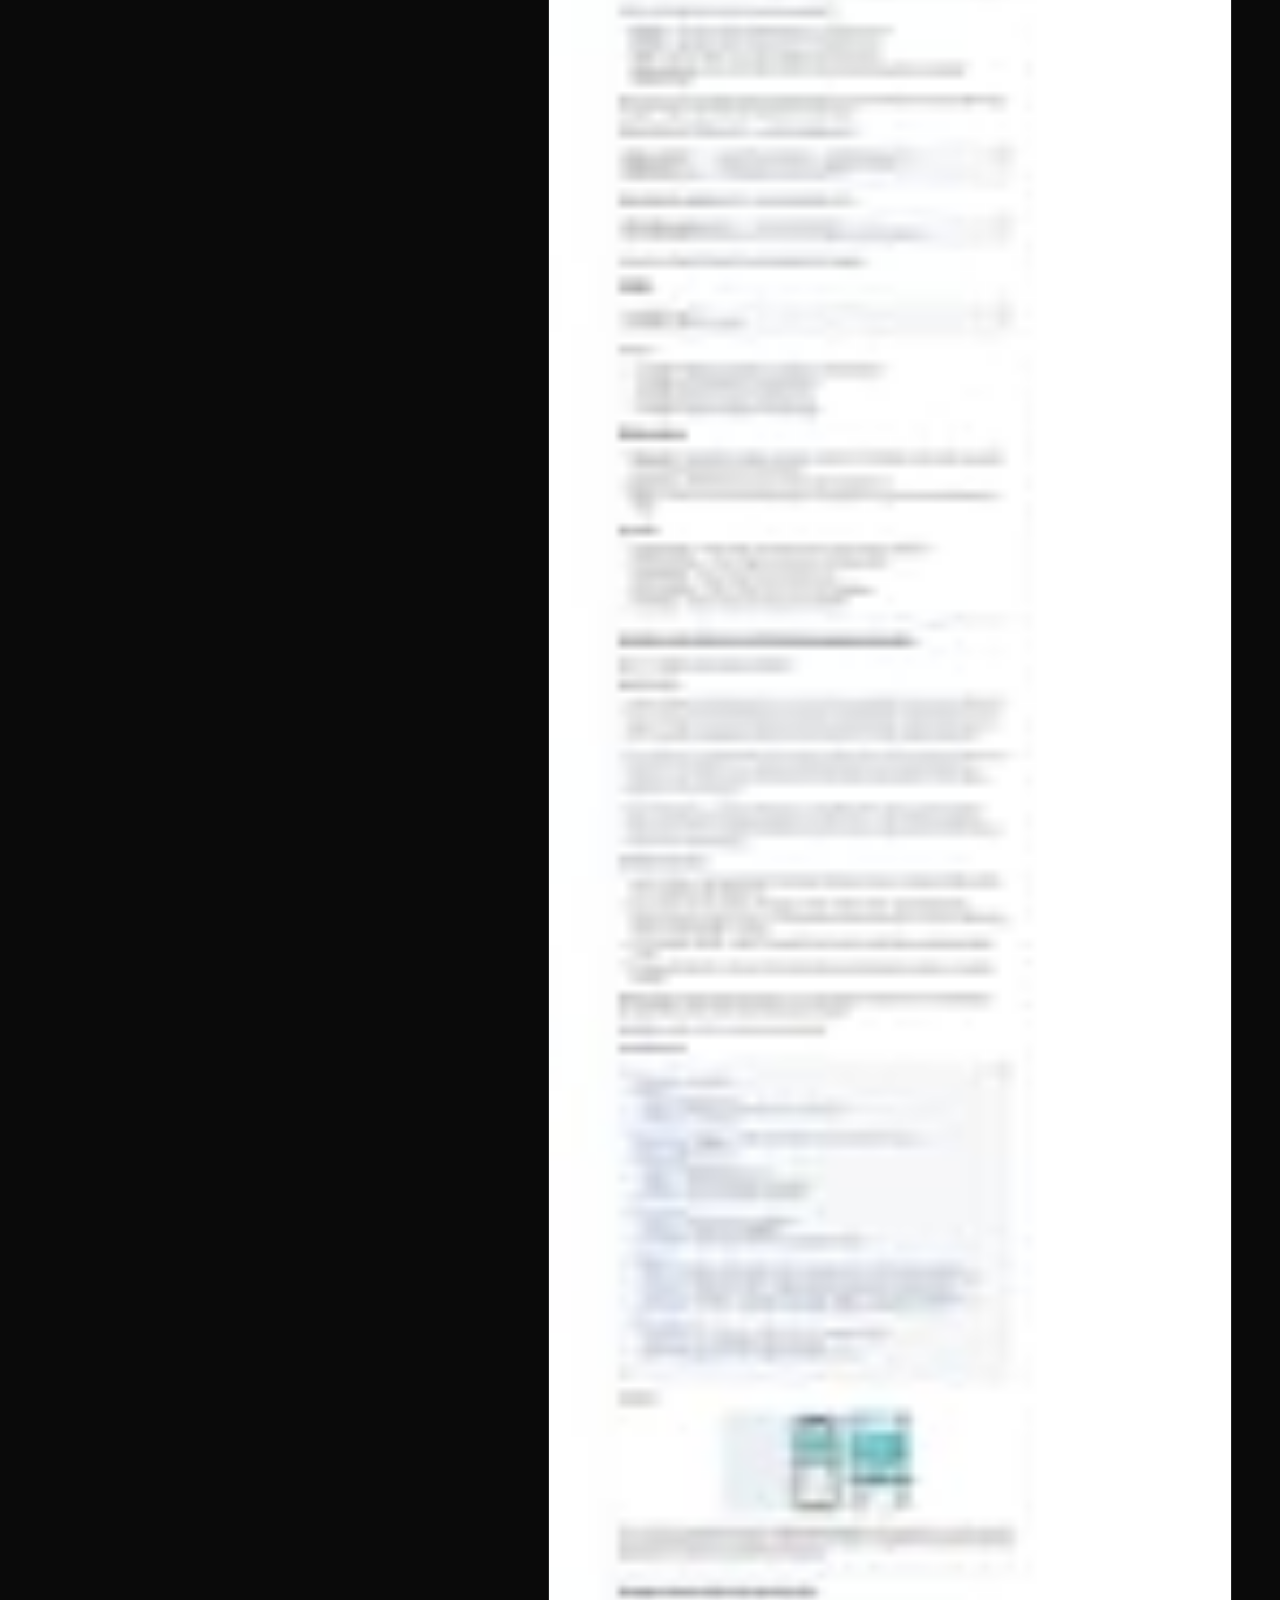
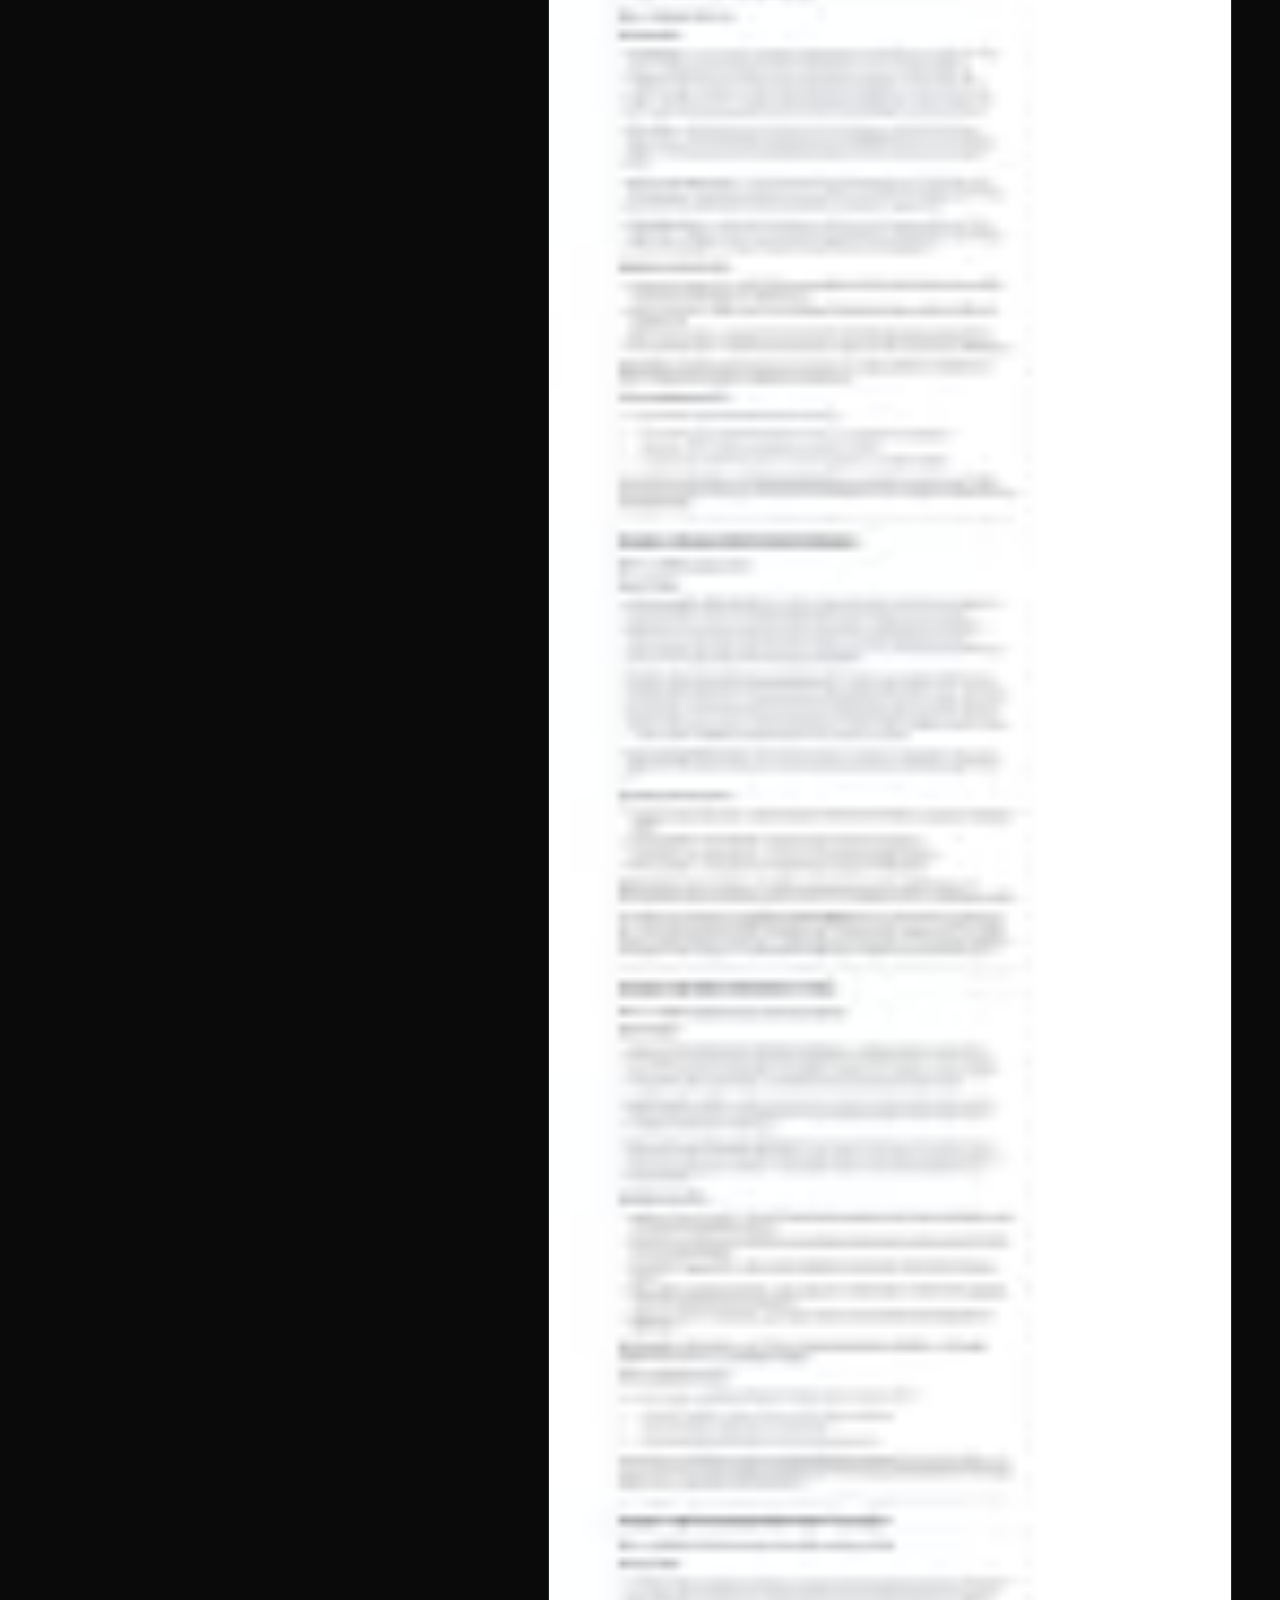
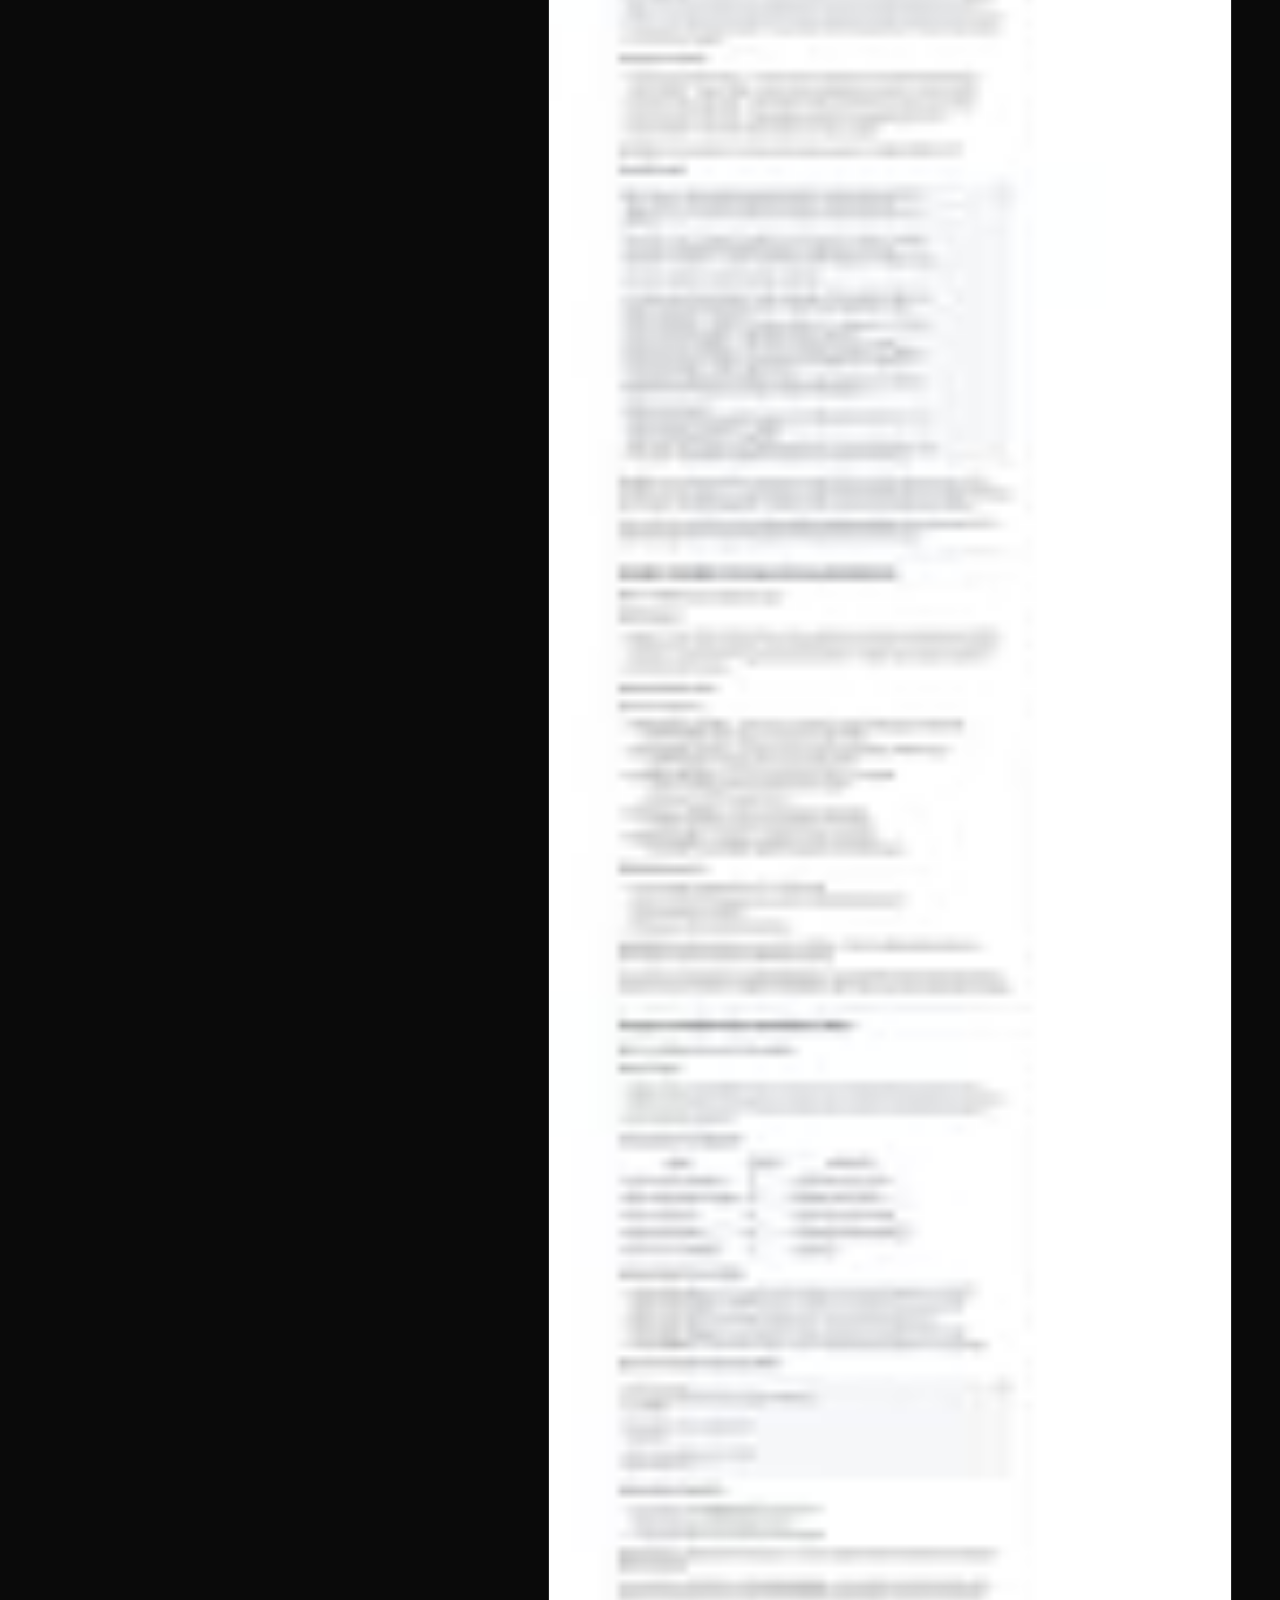
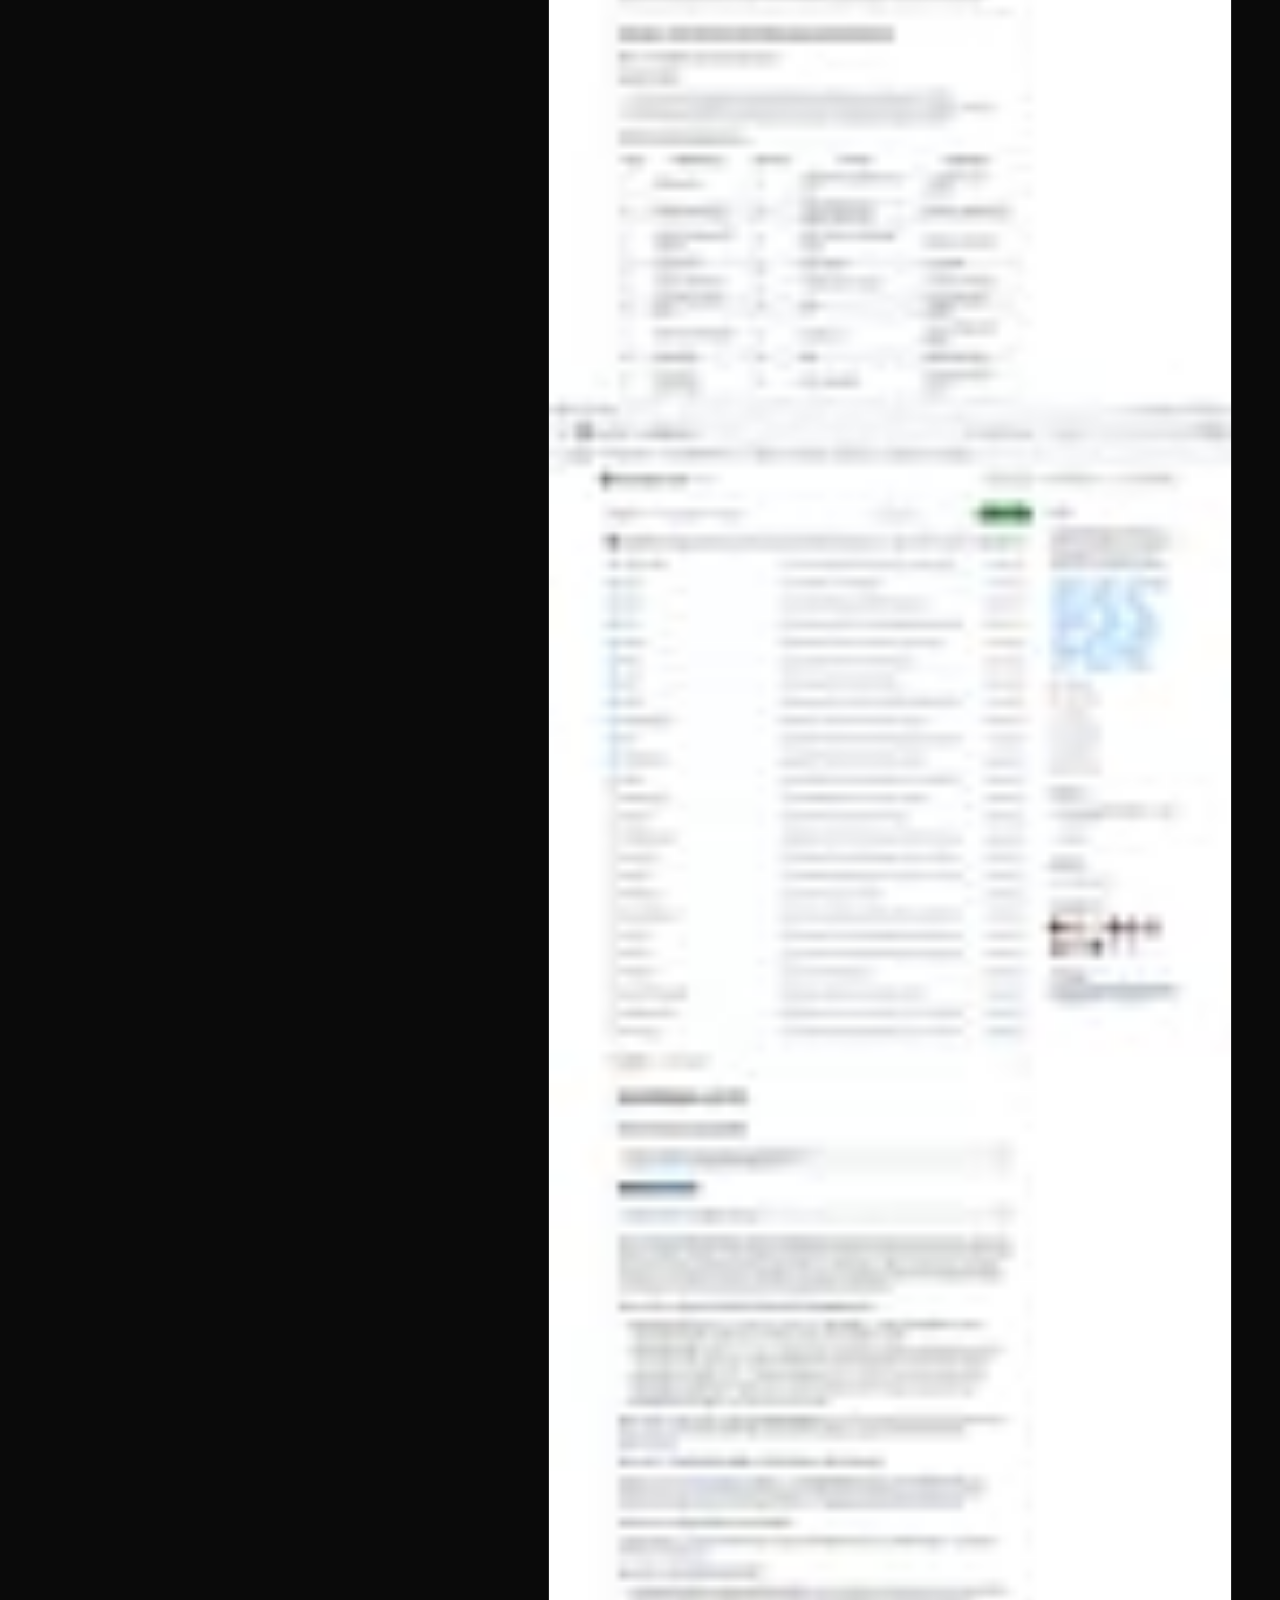
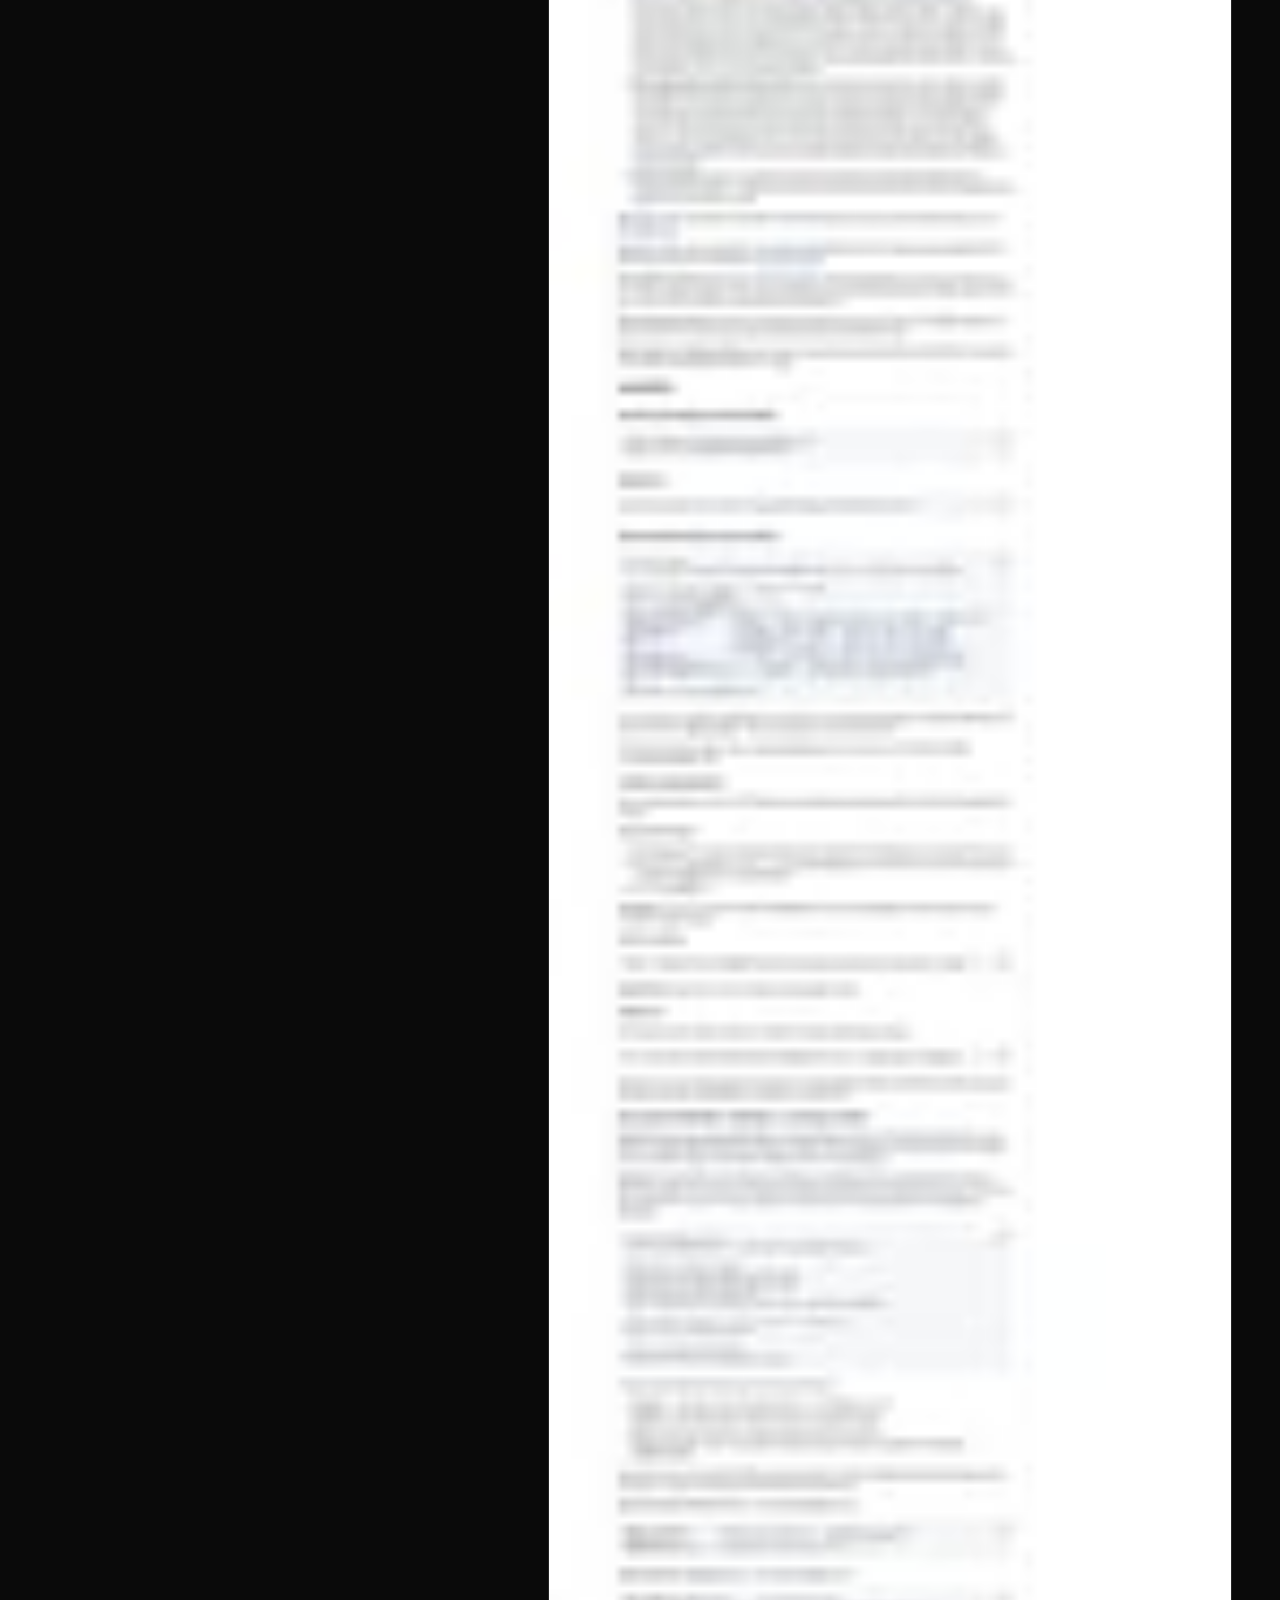
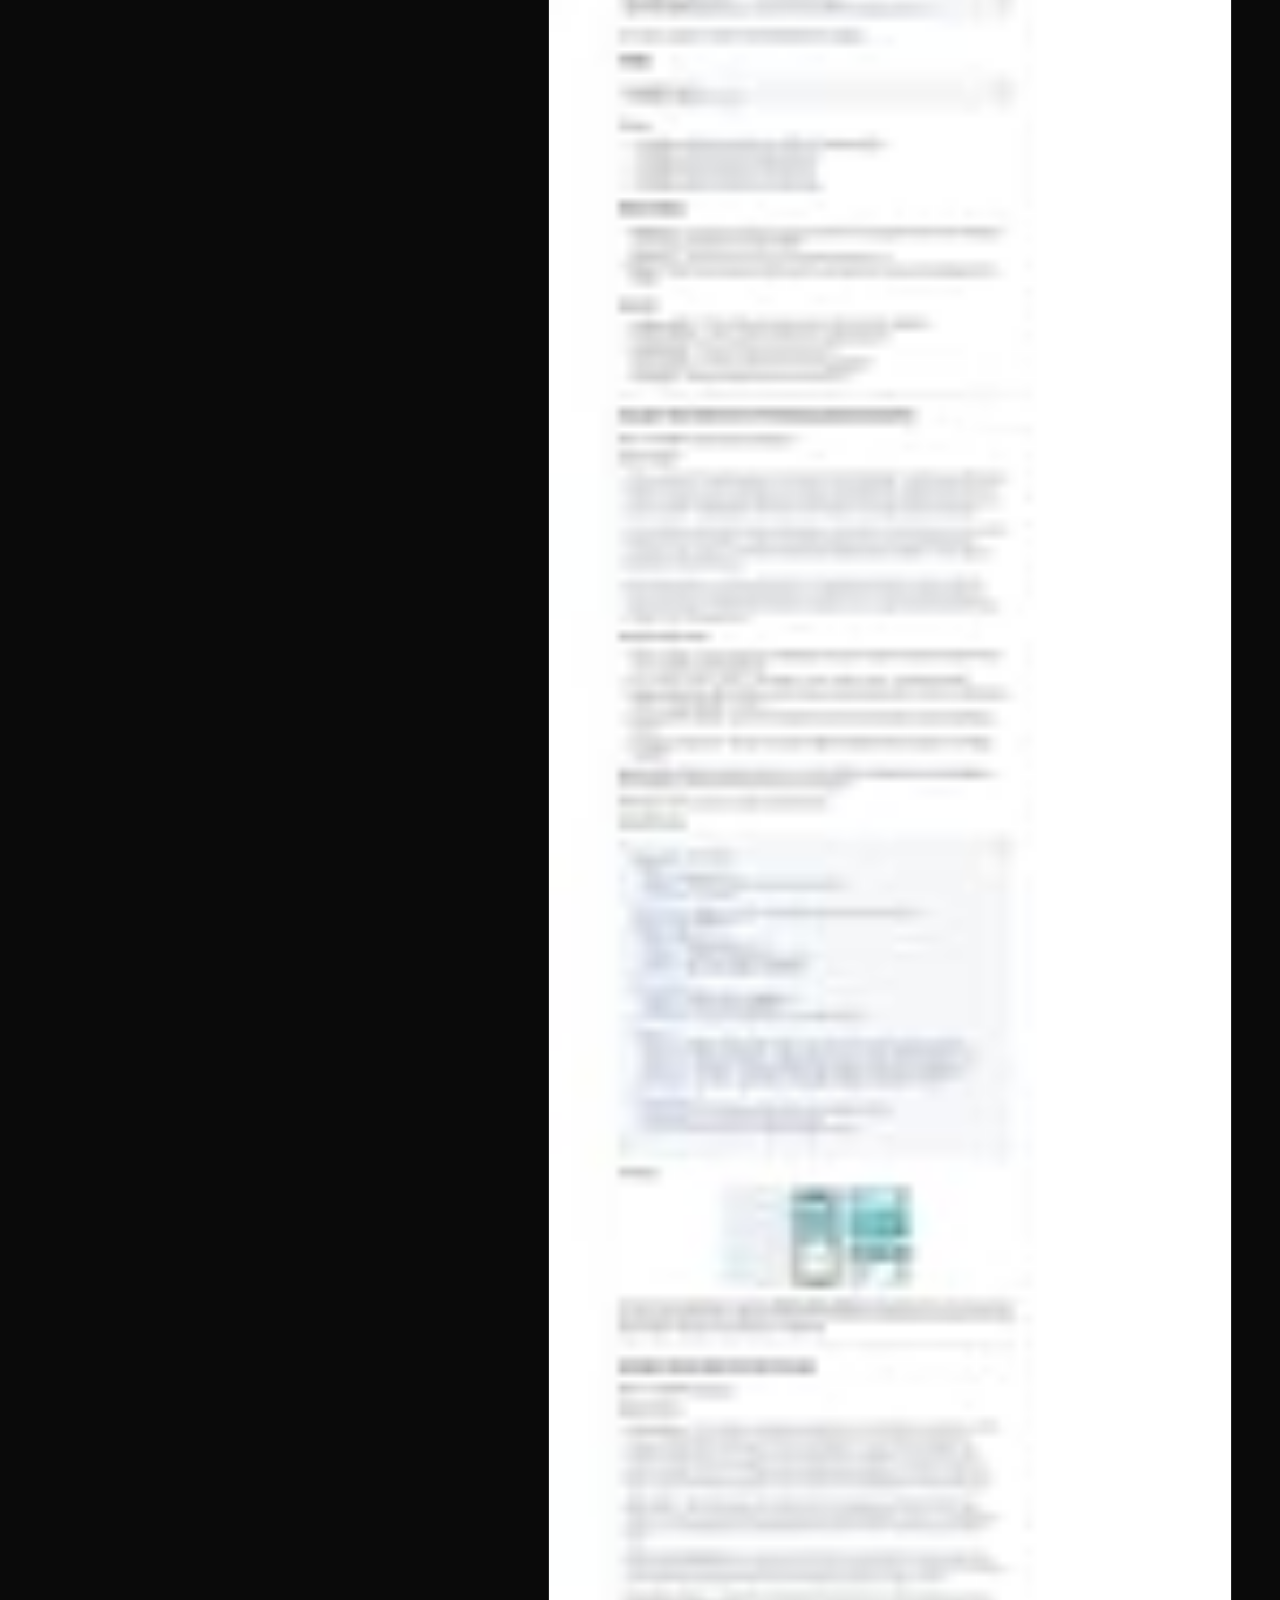
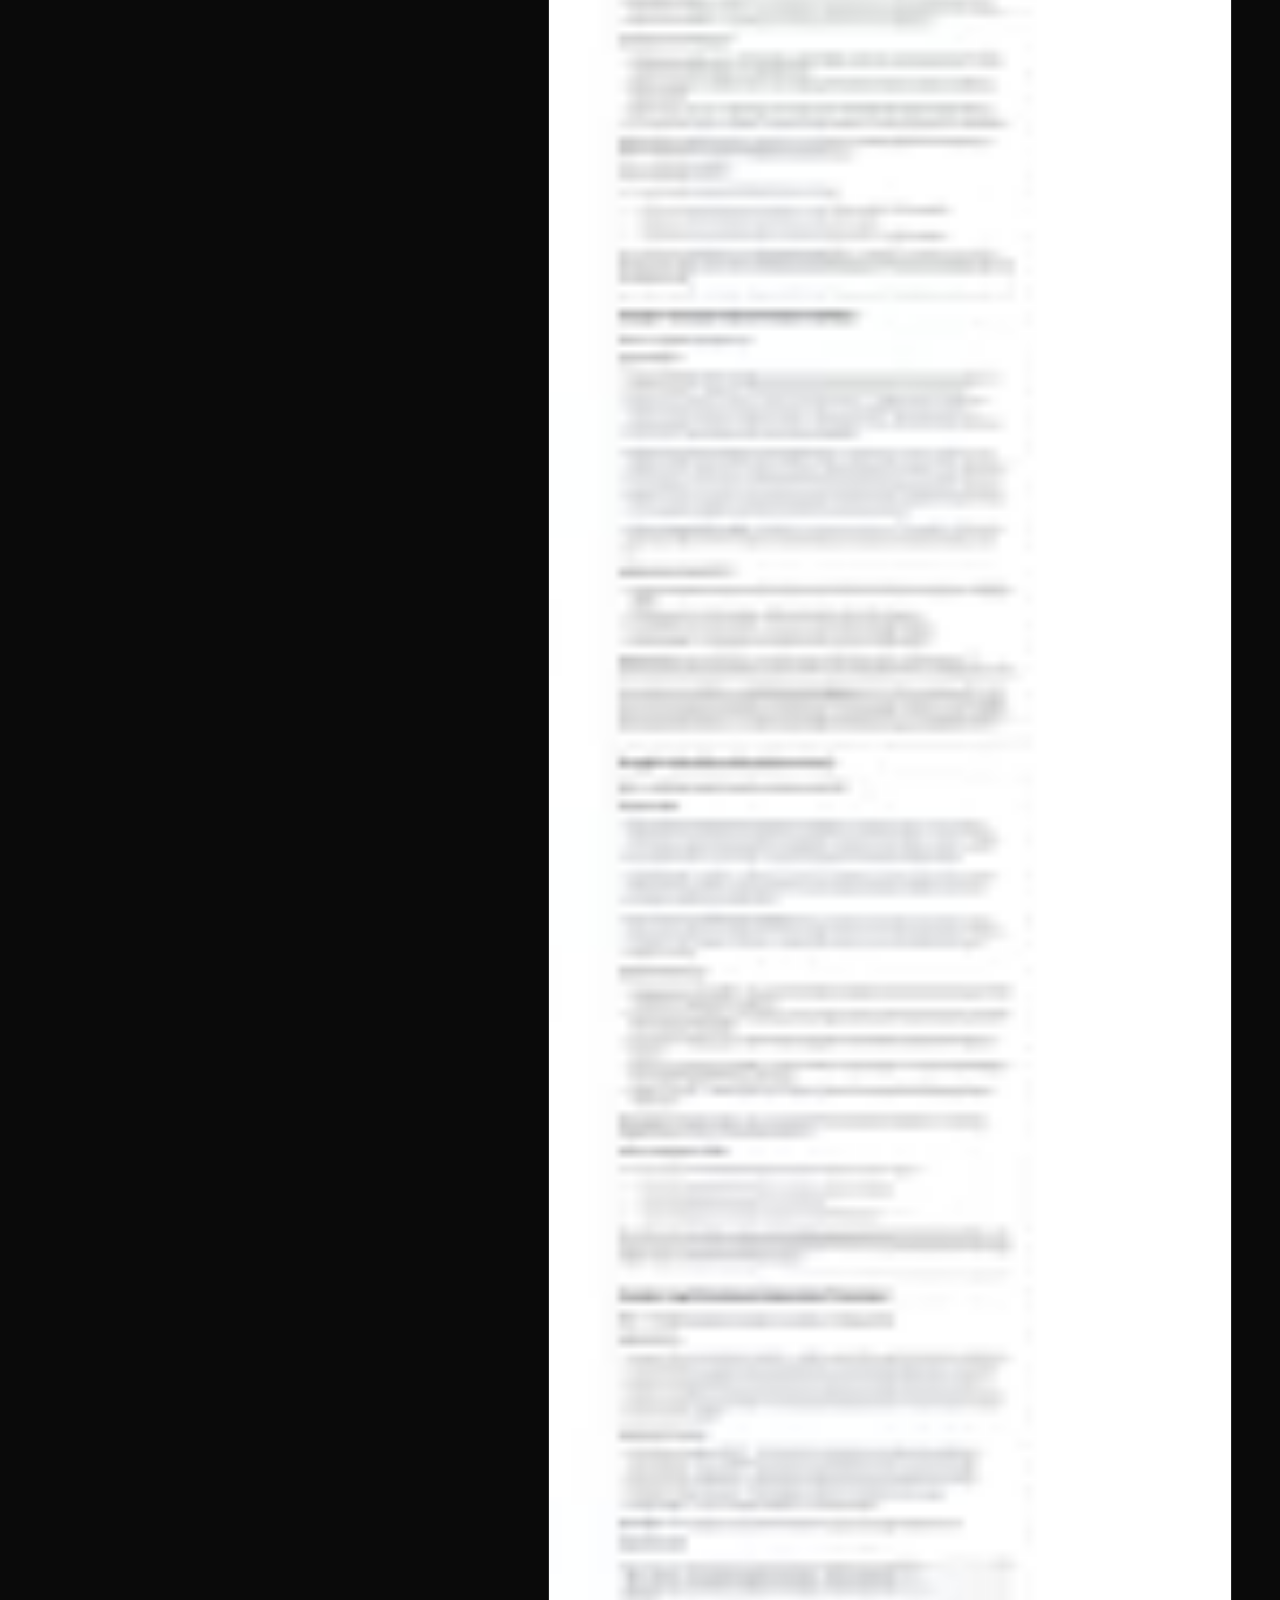
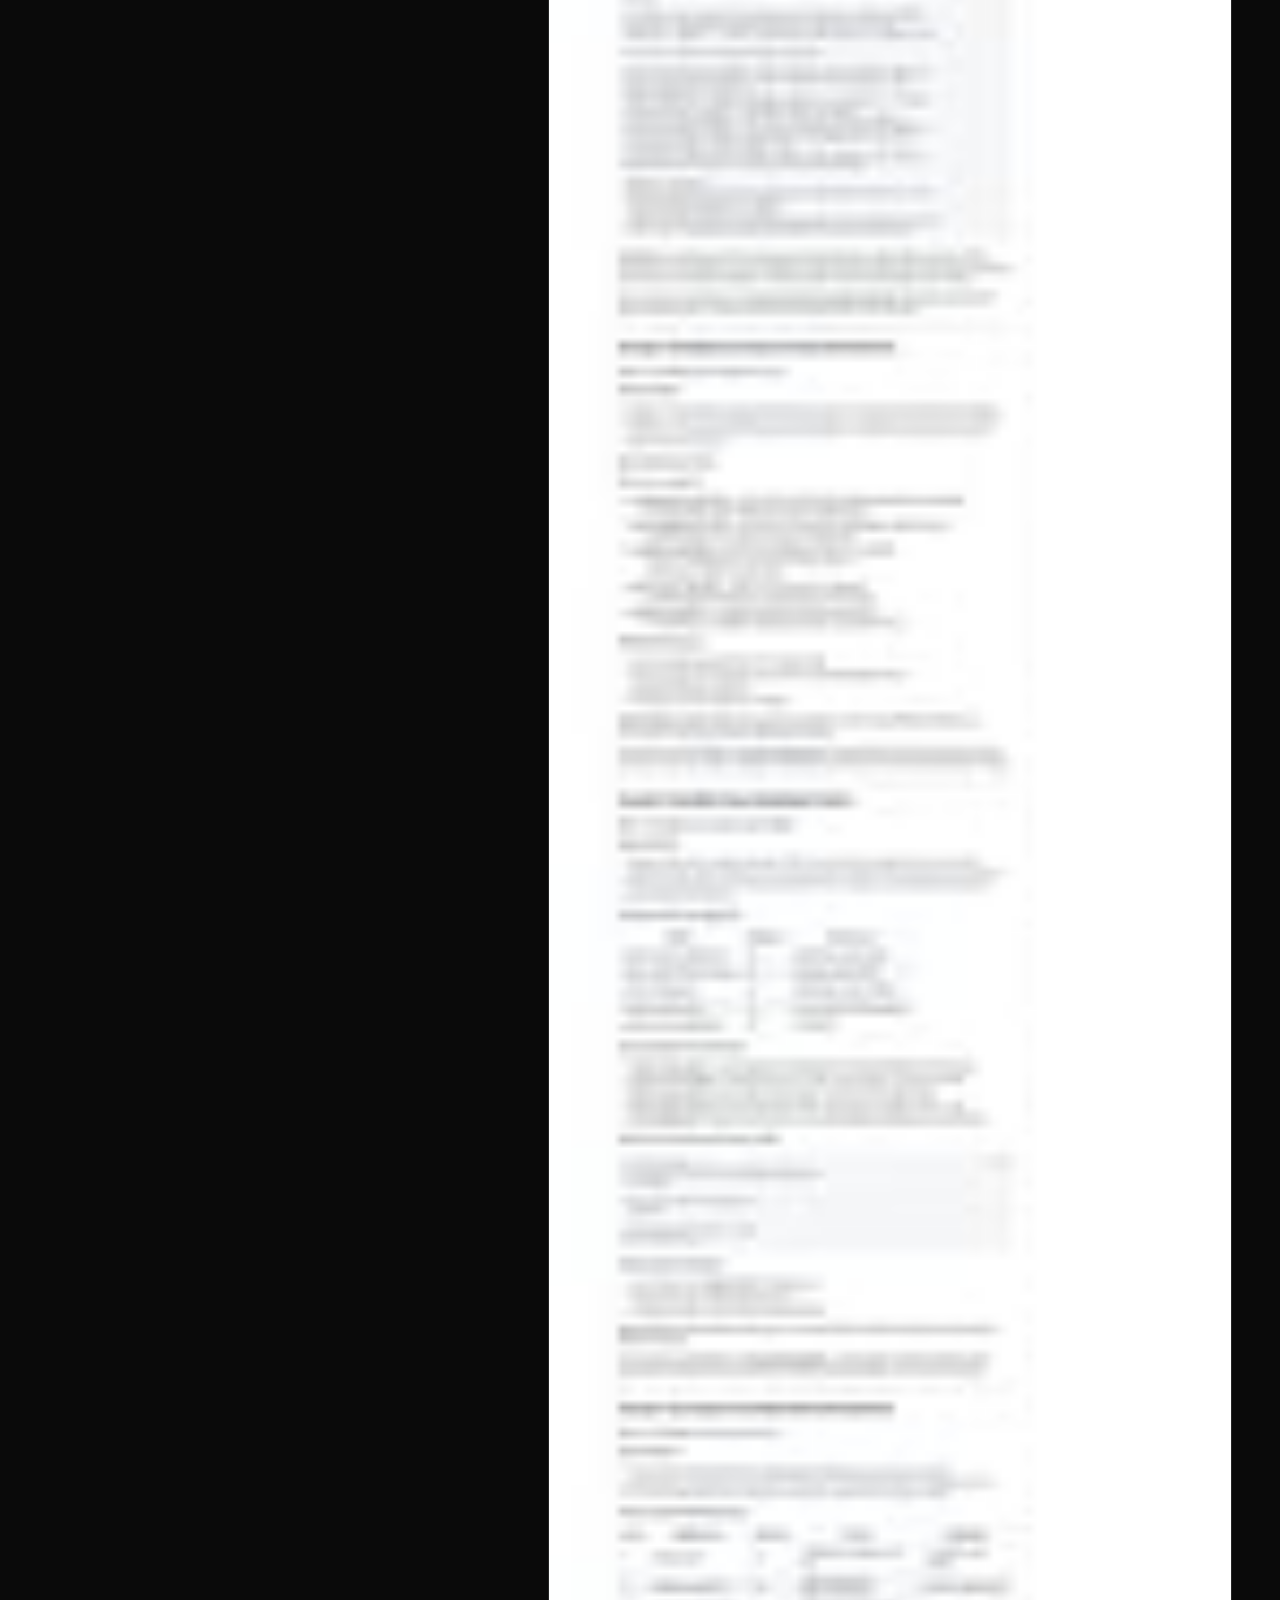
<file: reports/2026-03-28/index.html>
<!DOCTYPE html>
<html lang="zh-CN">
<head>
    <meta charset="UTF-8">
    <meta name="viewport" content="width=device-width, initial-scale=1.0">
    <title>5个GitHub新星项目速报 | GitHub新星速报</title>
    <link rel="preconnect" href="https://fonts.googleapis.com">
    <link href="https://fonts.googleapis.com/css2?family=Inter:wght@400;500;600&display=swap" rel="stylesheet">
    <link rel="stylesheet" href="../../assets/style.css">
    <link rel="stylesheet" href="../../assets/report.css">
</head>
<body>
    <button class="menu-toggle" id="menu-toggle" onclick="toggleSidebar()">☰ 目录</button>
    <div class="sidebar-overlay" id="sidebar-overlay" onclick="closeSidebar()"></div>
    
    <div class="app-container">
        <!-- 左侧边栏：历史报告 -->
        <nav class="sidebar" id="sidebar">
            <button class="sidebar-close" onclick="closeSidebar()">✕</button>
            <div class="sidebar-header">
                <a href="../../" class="logo">
                    <span>🌟</span> Rising Stars
                </a>
            </div>
            <div class="nav-section">
                <h3>📚 历史报告</h3>
                <ul class="nav-list" id="history-list">
                    <!-- 由 JS 动态填充 -->
                </ul>
            </div>
        </nav>
        
        <!-- 主内容区 -->
        <main class="main-content">
            <article class="report-article">
                <!-- Header -->
                <header class="report-header">
                    <h1>5个GitHub新星项目速报！last30days爆火、PUA逼AI干活、Symphony自治编程</h1>
                    <p class="meta">
                        <a href="../../">GitHub新星速报</a> · 2026年3月28日 · 周六
                    </p>
                </header>
                
                <!-- Introduction -->
                <div class="intro">
                    <p><strong>Neo整理</strong></p>
                    <p>每天凌晨，我会自动扫描GitHub Trending，筛选出<strong>60天内创建、增长最快的高潜力项目</strong>，计算"新星指数"（周增长/√总Star），为你发现下一个可能爆发的开源项目。</p>
                    <p>今天发现了<strong>5个新星项目</strong>，涵盖AI研究自动化、Rust学习、AI效能提升、自治编程和个人AI助手等热门领域。让我们一起来看看！</p>
                </div>
                
                <hr>
                
                <!-- Project 1: last30days-skill -->
                <section id="last30days" class="project-section">
                    <div class="section-badge">
                        <span class="section-number">01</span>
                    </div>
                    <h2 class="section-title">last30days：跨平台趋势研究一键搞定</h2>
                    
                    <div class="stats-inline">
                        <span class="stat">⭐ 12,315 Stars</span>
                        <span class="stat">📈 指数 178.1</span>
                        <span class="stat">🔧 Python</span>
                    </div>
                    
                    <p><strong>/last30days</strong> 是一个AI Agent技能插件，能够自动跨Reddit、X(Twitter)、Bluesky、YouTube、TikTok、Instagram、Hacker News、Polymarket等平台研究任意话题在过去30天内的热度与讨论，然后合成一份有真实引用来源的深度摘要报告。在AI信息爆炸的时代，这个工具帮你回答一个核心问题：<strong>"这个话题最近到底怎么了？"</strong></p>
                    
                    <div class="article-image">
                        <img src="images/last30days-skill.jpg" alt="last30days GitHub仓库">
                        <p class="caption">▲ last30days GitHub 仓库：支持10+平台的趋势研究技能</p>
                    </div>
                    
                    <p>很多人面临的困境是：想了解某个新技术、新工具、热门事件的最新进展，但要在Reddit、X、YouTube、HN等多个平台分别搜索、筛选、整理信息，耗费大量时间。last30days 将这个过程压缩为一条命令，由AI自动执行<strong>多源并行搜索、相关性打分、去重、交叉验证和综合叙述</strong>。</p>
                    
                    <p>项目最近发布的v2.9.5版本新增了<strong>Bluesky/AT Protocol</strong>作为新信源、<strong>比较模式</strong>（比如"Cursor vs Windsurf"会自动生成对比表格）、以及按项目配置API密钥。已积累455+测试用例，质量在同类工具中名列前茅。</p>
                    
                    <div class="highlight-box">
                        <p><strong>💡 核心价值：</strong>一条命令掌握任何话题的30天全网动态。特别适合：技术选型调研、竞品分析、热点事件追踪、投资决策前的舆情扫描。Polymarket预测市场数据的整合让金融分析场景如虎添翼。</p>
                    </div>
                    
                    <p><strong>核心功能：</strong></p>
                    <ul>
                        <li><strong>10+平台并行搜索</strong> — Reddit、X、Bluesky、YouTube、TikTok、Instagram、HN、Polymarket、Web</li>
                        <li><strong>多信号质量排名</strong> — 双向文本相似度、互动速度归一化、源权威加权、跨平台收敛检测</li>
                        <li><strong>预测市场整合</strong> — Polymarket的5因子加权评分（文本相关30%、24h交易量30%、流动性15%、价格变动15%、结果竞争性10%）</li>
                        <li><strong>比较模式</strong> — "X vs Y"自动生成三轮并行研究+对比表格+数据驱动结论</li>
                        <li><strong>X Handle自动解析</strong> — 搜索人名自动解析到其社媒账号，捕获关键词搜索遗漏的内容</li>
                    </ul>
                    
                    <pre><code># Claude Code 插件安装
/plugin marketplace add mvanhorn/last30days-skill
/plugin install last30days@last30days-skill

# 使用
/last30days cursor vs windsurf
/last30days --days=7 agent skills marketplace</code></pre>
                    
                    <div class="project-link">
                        <span>📂 项目地址：</span>
                        <a href="https://github.com/mvanhorn/last30days-skill" target="_blank">https://github.com/mvanhorn/last30days-skill</a>
                    </div>
                </section>
                
                <hr>
                
                <!-- Project 2: microsoft/RustTraining -->
                <section id="rust-training" class="project-section">
                    <div class="section-badge">
                        <span class="section-number">02</span>
                    </div>
                    <h2 class="section-title">RustTraining：微软出品的7本Rust系统学习书</h2>
                    
                    <div class="stats-inline">
                        <span class="stat">⭐ 10,604 Stars</span>
                        <span class="stat">📈 指数 51.5</span>
                        <span class="stat">🔧 Rust</span>
                    </div>
                    
                    <p><strong>RustTraining</strong> 是微软开源的一套完整Rust培训教材，包含<strong>7本从入门到精通的系统性书籍</strong>，按照学习者的编程背景进行分类——从C/C++程序员、C#/Java程序员、Python程序员分别提供"桥接"入门路径，到异步Rust深入探索、高级模式、类型驱动正确性、工程实践等进阶主题。</p>
                    
                    <div class="article-image">
                        <img src="images/rust-training.jpg" alt="RustTraining GitHub仓库">
                        <p class="caption">▲ 微软 RustTraining：7本Rust培训书，覆盖从入门到专家</p>
                    </div>
                    
                    <p>Rust的学习曲线陡峭是众所周知的。大多数学习资源要么太基础（仅讲语法），要么太碎片化（博客文章、会议演讲散落各处）。微软这套教材的价值在于<strong>系统性和针对性</strong>：它不是一本通用教材，而是根据你已有的知识体系提供定制化的迁移路径。C++程序员关心的是move语义和RAII如何映射、FFI和embedded场景；Python程序员关心的是从动态类型到静态类型的思维转变、GIL-free并发的实现方式。</p>
                    
                    <div class="article-image">
                        <img src="images/rust-training-demo.jpg" alt="RustTraining在线阅读界面">
                        <p class="caption">▲ RustTraining GitHub Pages 在线阅读界面：精美的卡片式导航</p>
                    </div>
                    
                    <p>每本书包含15-16章，配有<strong>Mermaid图表、可编辑的Rust Playground、练习题和全文搜索</strong>。进阶内容覆盖Pin、分配器、无锁数据结构、unsafe Rust、类型状态机、幽灵类型(Phantom Types)、能力令牌(Capability Tokens)等高级主题。致谢列表涵盖Jon Gjengset、withoutboats、Mara Bos等Rust社区知名贡献者的工作。</p>
                    
                    <div class="highlight-box">
                        <p><strong>💡 核心价值：</strong>微软内部Rust培训材料的开源版本。不是又一个"Hello World"教程，而是一套为有经验的程序员设计的系统性迁移课程。7本书、100+章节、图表+Playground+练习的完整学习闭环。</p>
                    </div>
                    
                    <p><strong>7本书一览：</strong></p>
                    <ul>
                        <li><strong>🟢 Rust for C/C++ Programmers</strong> — Move语义、RAII、FFI、embedded、no_std</li>
                        <li><strong>🟢 Rust for C# Programmers</strong> — Swift/C#/Java背景→所有权与类型系统</li>
                        <li><strong>🟢 Rust for Python Programmers</strong> — 动态→静态类型、GIL-free并发</li>
                        <li><strong>🔵 Async Rust</strong> — Tokio、streams、cancellation safety</li>
                        <li><strong>🟡 Rust Patterns</strong> — Pin、分配器、无锁结构、unsafe</li>
                        <li><strong>🟣 Type-Driven Correctness</strong> — 类型状态机、幽灵类型、能力令牌</li>
                        <li><strong>🟤 Rust Engineering Practices</strong> — 构建脚本、交叉编译、CI/CD、Miri</li>
                    </ul>
                    
                    <pre><code># 本地阅读（最佳体验）
cargo install mdbook@0.4.52 mdbook-mermaid@0.14.0
git clone https://github.com/microsoft/RustTraining.git
cd RustTraining && cargo xtask serve

# 或直接在线阅读
# https://microsoft.github.io/RustTraining/</code></pre>
                    
                    <div class="project-link">
                        <span>📂 项目地址：</span>
                        <a href="https://github.com/microsoft/RustTraining" target="_blank">https://github.com/microsoft/RustTraining</a>
                    </div>
                    <div class="project-link">
                        <span>🌐 在线阅读：</span>
                        <a href="https://microsoft.github.io/RustTraining/" target="_blank">https://microsoft.github.io/RustTraining/</a>
                    </div>
                </section>
                
                <hr>
                
                <!-- Project 3: tanweai/pua -->
                <section id="pua" class="project-section">
                    <div class="section-badge">
                        <span class="section-number">03</span>
                    </div>
                    <h2 class="section-title">PUA：用职场PUA话术逼AI不放弃</h2>
                    
                    <div class="stats-inline">
                        <span class="stat">⭐ 12,819 Stars</span>
                        <span class="stat">📈 指数 41.7</span>
                        <span class="stat">🔧 TypeScript</span>
                    </div>
                    
                    <p><strong>PUA</strong> 是一个极具创意（和黑色幽默）的AI编程Agent技能插件，用中国互联网大厂的PUA话术和西方科技公司的PIP（绩效改进计划）修辞来"激励"AI Coding Agent不轻言放弃，真正耗尽所有手段后才允许说"我解决不了"。荒诞的外表下，是对AI Agent"五种偷懒模式"的精准打击。</p>
                    
                    <div class="article-image">
                        <img src="images/pua.jpg" alt="PUA GitHub仓库">
                        <p class="caption">▲ PUA：用PIP/PUA话术驱动AI编程Agent双倍产出</p>
                    </div>
                    
                    <p>AI Coding Agent存在一个普遍问题：<strong>遇到困难太容易放弃</strong>。暴力重试同一命令3次然后说"我搞不定"；甩锅给用户"建议你手动处理"；明明有WebSearch、Read、Bash等工具却不去用；反复微调同一行代码本质上在原地打转；修完表面问题就停下等待下一个指令，不主动验证和扩展。PUA通过三重机制解决这些问题：</p>
                    
                    <div class="article-image">
                        <img src="images/pua-demo.jpg" alt="PUA Demo网站">
                        <p class="caption">▲ OpenPUA.ai 官网：展示+2%到+3%的各项效能提升指标</p>
                    </div>
                    
                    <p><strong>1. PUA话术激励层</strong> — 让AI"害怕"放弃。当检测到AI在偷懒时，触发不同等级的"PIP"警告。<strong>2. 系统化调试方法论</strong> — 7步检查清单让AI"有能力"不放弃：逐字阅读错误信息→检查日志目录→验证注册机制→追踪根因。<strong>3. 主动性强化</strong> — 让AI不再被动等待，修完bug后主动跑测试、检查关联影响。</p>
                    
                    <div class="highlight-box">
                        <p><strong>💡 核心价值：</strong>表面是玩笑，实质是严肃的Agent效能提升工具。官方数据显示各项指标提升2-3%。支持Claude Code、Codex、Cursor、Kiro、CodeBuddy、OpenClaw等主流AI编程工具。README中的真实调试案例展示了PUA如何在MCP Server注册失败场景中迫使AI执行系统化排查，最终找到根因。</p>
                    </div>
                    
                    <p><strong>三级触发机制：</strong></p>
                    <ul>
                        <li><strong>L1 自动触发</strong> — 检测到暴力重试、甩锅用户等偷懒模式时自动激活</li>
                        <li><strong>L2 手动触发</strong> — 用户输入 /pua 强制AI进入深度排查模式</li>
                        <li><strong>L3 7步检查清单</strong> — 逐字读错误信息、检查所有日志路径、验证注册机制、追踪根因</li>
                        <li><strong>主动性模式</strong> — 修复后自动验证、检查关联影响、扩展修复范围</li>
                    </ul>
                    
                    <pre><code># Claude Code 安装
claude skill add tanweai/pua

# Codex CLI
codex skill install tanweai/pua

# 手动触发
/pua</code></pre>
                    
                    <div class="project-link">
                        <span>📂 项目地址：</span>
                        <a href="https://github.com/tanweai/pua" target="_blank">https://github.com/tanweai/pua</a>
                    </div>
                    <div class="project-link">
                        <span>🌐 官网：</span>
                        <a href="https://openpua.ai/" target="_blank">https://openpua.ai/</a>
                    </div>
                </section>
                
                <hr>
                
                <!-- Project 4: openai/symphony -->
                <section id="symphony" class="project-section">
                    <div class="section-badge">
                        <span class="section-number">04</span>
                    </div>
                    <h2 class="section-title">Symphony：OpenAI的自治编程协调引擎</h2>
                    
                    <div class="stats-inline">
                        <span class="stat">⭐ 14,134 Stars</span>
                        <span class="stat">📈 指数 28.7</span>
                        <span class="stat">🔧 Elixir</span>
                    </div>
                    
                    <p><strong>Symphony</strong> 是OpenAI官方开源的一个项目管理自动化框架，它的核心理念是将项目工作转化为<strong>隔离的、自治的实现运行(implementation runs)</strong>，让团队从"监督AI编程"升级为"管理需要完成的工作"。简单来说：你在Linear（项目管理工具）上创建任务，Symphony自动接单、启动Codex Agent、完成编码、提交PR、提供CI状态和代码审查反馈，你只需要审批通过。</p>
                    
                    <div class="article-image">
                        <img src="images/symphony.jpg" alt="Symphony GitHub仓库">
                        <p class="caption">▲ OpenAI Symphony：从"监督AI编程"到"管理工作"的范式转换</p>
                    </div>
                    
                    <p>当前AI编程工具的瓶颈不在于AI能不能写代码，而在于<strong>协调和信任</strong>。开发者仍然需要逐个任务地启动Agent、观察进度、处理问题。Symphony的解决方案是将整个流程自动化：它监控Linear看板上的任务状态，为每个任务创建隔离的Codex Agent实例，Agent完成编码后自动提交PR并附带"工作证明"——CI通过状态、PR Review反馈、代码复杂度分析、甚至walkthrough视频。工程师只需要在看板上审批或拒绝。</p>
                    
                    <p>项目采用Elixir实现（OTP的并发能力天然适合编排多个Agent），但OpenAI明确表示这只是参考实现——他们甚至在README中鼓励你"用你喜欢的编程语言让AI按照SPEC.md重新实现一个Symphony"。这种"规范优先"的开源方式本身就很有深意。</p>
                    
                    <div class="highlight-box">
                        <p><strong>💡 核心价值：</strong>OpenAI官方对"AI编程工作流"的愿景——从手动启动Agent到全自动任务分配和交付。代表了"Harness Engineering（线束工程）"的下一步进化。虽然还在早期工程预览阶段，但作为OpenAI的官方项目，其方向性意义不可忽视。</p>
                    </div>
                    
                    <p><strong>核心架构：</strong></p>
                    <ul>
                        <li><strong>Linear集成</strong> — 监控项目看板任务状态变化，自动触发Agent</li>
                        <li><strong>隔离运行</strong> — 每个任务在独立的Codex Agent实例中执行，互不干扰</li>
                        <li><strong>工作证明</strong> — 自动生成CI状态、PR Review、复杂度分析、walkthrough视频</li>
                        <li><strong>安全着陆</strong> — Agent完成后由人类审批，通过后自动合并PR</li>
                        <li><strong>规范驱动</strong> — SPEC.md完整描述架构，支持任意语言重新实现</li>
                    </ul>
                    
                    <pre><code># 方式1：让AI帮你搭建
# 告诉你的编程Agent：
# "Implement Symphony according to the following spec:
#  https://github.com/openai/symphony/blob/main/SPEC.md"

# 方式2：使用Elixir参考实现
git clone https://github.com/openai/symphony.git
cd symphony/elixir
# 参见 elixir/README.md 配置说明</code></pre>
                    
                    <div class="project-link">
                        <span>📂 项目地址：</span>
                        <a href="https://github.com/openai/symphony" target="_blank">https://github.com/openai/symphony</a>
                    </div>
                </section>
                
                <hr>
                
                <!-- Project 5: agentscope-ai/CoPaw -->
                <section id="copaw" class="project-section">
                    <div class="section-badge">
                        <span class="section-number">05</span>
                    </div>
                    <h2 class="section-title">CoPaw：全渠道个人AI助手，部署即用</h2>
                    
                    <div class="stats-inline">
                        <span class="stat">⭐ 13,479 Stars</span>
                        <span class="stat">📈 指数 26.2</span>
                        <span class="stat">🔧 Python</span>
                    </div>
                    
                    <p><strong>CoPaw</strong>（Co-Paw，"协作之爪"）是由AgentScope团队开发的开源个人AI助手框架，定位是<strong>"懂你所想，伴你左右"</strong>。它的核心卖点是全渠道接入——一个助手实例可以同时连接钉钉、飞书、QQ、Discord、iMessage等多个聊天平台，在本地或云端部署，具备自定义技能、定时任务、多Agent协作等完整能力。</p>
                    
                    <div class="article-image">
                        <img src="images/copaw.jpg" alt="CoPaw GitHub仓库">
                        <p class="caption">▲ CoPaw：开源全渠道个人AI助手框架</p>
                    </div>
                    
                    <p>个人AI助手赛道正在变得拥挤，但CoPaw的差异化在于<strong>开放性和本地化</strong>。首先，它不绑定任何特定的LLM提供商，你可以用OpenAI、Claude、本地模型等任意后端。其次，它原生支持中国开发者生态——钉钉、飞书、QQ、企业微信等国内平台都有官方适配。第三，它是一个真正的多Agent系统——你可以创建多个独立Agent，每个有自己的专长，通过协作技能进行跨Agent通信。</p>
                    
                    <div class="article-image">
                        <img src="images/copaw-demo.jpg" alt="CoPaw 官网">
                        <p class="caption">▲ CoPaw 官方文档站：几分钟安装配置即可使用</p>
                    </div>
                    
                    <p>v0.2.0版本新增了Agent间通信、内置QA Agent、LLM自动重试、敏感路径文件访问守卫、音频/视频/语音输入、流式重连等功能。社区活跃度极高，从v0.0.4到v0.2.0仅用了不到一个月，贡献者超过30人。作为阿里巴巴AgentScope生态的重要项目，CoPaw代表了国内AI Agent领域的开源力量。</p>
                    
                    <div class="highlight-box">
                        <p><strong>💡 核心价值：</strong>国产开源的全渠道个人AI助手。不同于OpenClaw（偏极客/开发者）或Apple Intelligence（闭源生态），CoPaw走的是"开放平台+全渠道+多Agent"路线，特别适合需要同时管理多个国内通讯平台的用户。pip install三行命令即可启动。</p>
                    </div>
                    
                    <p><strong>核心能力：</strong></p>
                    <ul>
                        <li><strong>全渠道接入</strong> — 钉钉、飞书、QQ、Discord、iMessage、企业微信，一个助手多平台在线</li>
                        <li><strong>多Agent协作</strong> — 创建多个独立Agent，各有专长，跨Agent通信</li>
                        <li><strong>自定义技能</strong> — 工作区内放置技能文件自动加载，无锁定</li>
                        <li><strong>内置定时任务</strong> — cron式定时推送，新闻摘要/日报/提醒全自动</li>
                        <li><strong>本地/云端部署</strong> — 数据在你自己手里，记忆和个性化完全可控</li>
                    </ul>
                    
                    <pre><code># 快速安装
pip install copaw
copaw init --template
copaw run

# 或Docker部署
docker pull agentscope/copaw:latest
docker run -p 8080:8080 agentscope/copaw:latest</code></pre>
                    
                    <div class="project-link">
                        <span>📂 项目地址：</span>
                        <a href="https://github.com/agentscope-ai/CoPaw" target="_blank">https://github.com/agentscope-ai/CoPaw</a>
                    </div>
                    <div class="project-link">
                        <span>🌐 文档站：</span>
                        <a href="https://copaw.agentscope.io/" target="_blank">https://copaw.agentscope.io/</a>
                    </div>
                </section>
                
                <hr>
                
                <!-- Footer -->
                <footer class="report-footer">
                    <p>📊 <strong>筛选标准：</strong>60天内创建 · Star≥100 · 新星指数（周增长/√总Star）排名Top 5</p>
                    <p>🤖 <strong>数据采集：</strong>GitHub API + GitHub Trending · 2026年3月28日凌晨2:00 (CST)</p>
                    <p><a href="../../">← 返回首页</a> · <a href="https://github.com/nicobailon/github-rising-stars">项目源码</a></p>
                </footer>
            </article>
        </main>
    </div>
    
    <script>
        async function loadHistory() {
            try {
                const resp = await fetch('../../reports/manifest.json');
                const data = await resp.json();
                const list = document.getElementById('history-list');
                data.reports.slice(0, 20).forEach(r => {
                    const li = document.createElement('li');
                    const a = document.createElement('a');
                    a.href = `../${r.date}/`;
                    a.className = 'nav-link';
                    const isActive = r.date === '2026-03-28';
                    if (isActive) a.classList.add('active');
                    a.innerHTML = `<span class="nav-date">${r.date}</span><span class="nav-title">${r.title || r.date}</span>`;
                    li.appendChild(a);
                    list.appendChild(li);
                });
            } catch (e) {
                console.error('Failed to load history:', e);
            }
        }
        
        function setupScrollSpy() {
            const sections = document.querySelectorAll('.project-section');
            const observer = new IntersectionObserver((entries) => {
                entries.forEach(entry => {
                    if (entry.isIntersecting) {
                        entry.target.classList.add('visible');
                    }
                });
            });
            sections.forEach(s => observer.observe(s));
        }
        
        function toggleSidebar() {
            const sidebar = document.getElementById('sidebar');
            const overlay = document.getElementById('sidebar-overlay');
            sidebar.classList.toggle('open');
            overlay.classList.toggle('visible');
            document.body.style.overflow = sidebar.classList.contains('open') ? 'hidden' : '';
        }
        
        function closeSidebar() {
            const sidebar = document.getElementById('sidebar');
            const overlay = document.getElementById('sidebar-overlay');
            sidebar.classList.remove('open');
            overlay.classList.remove('visible');
            document.body.style.overflow = '';
        }
        
        document.addEventListener('keydown', (e) => {
            if (e.key === 'Escape') closeSidebar();
        });
        
        loadHistory();
        setupScrollSpy();
    </script>
</body>
</html>
</file>
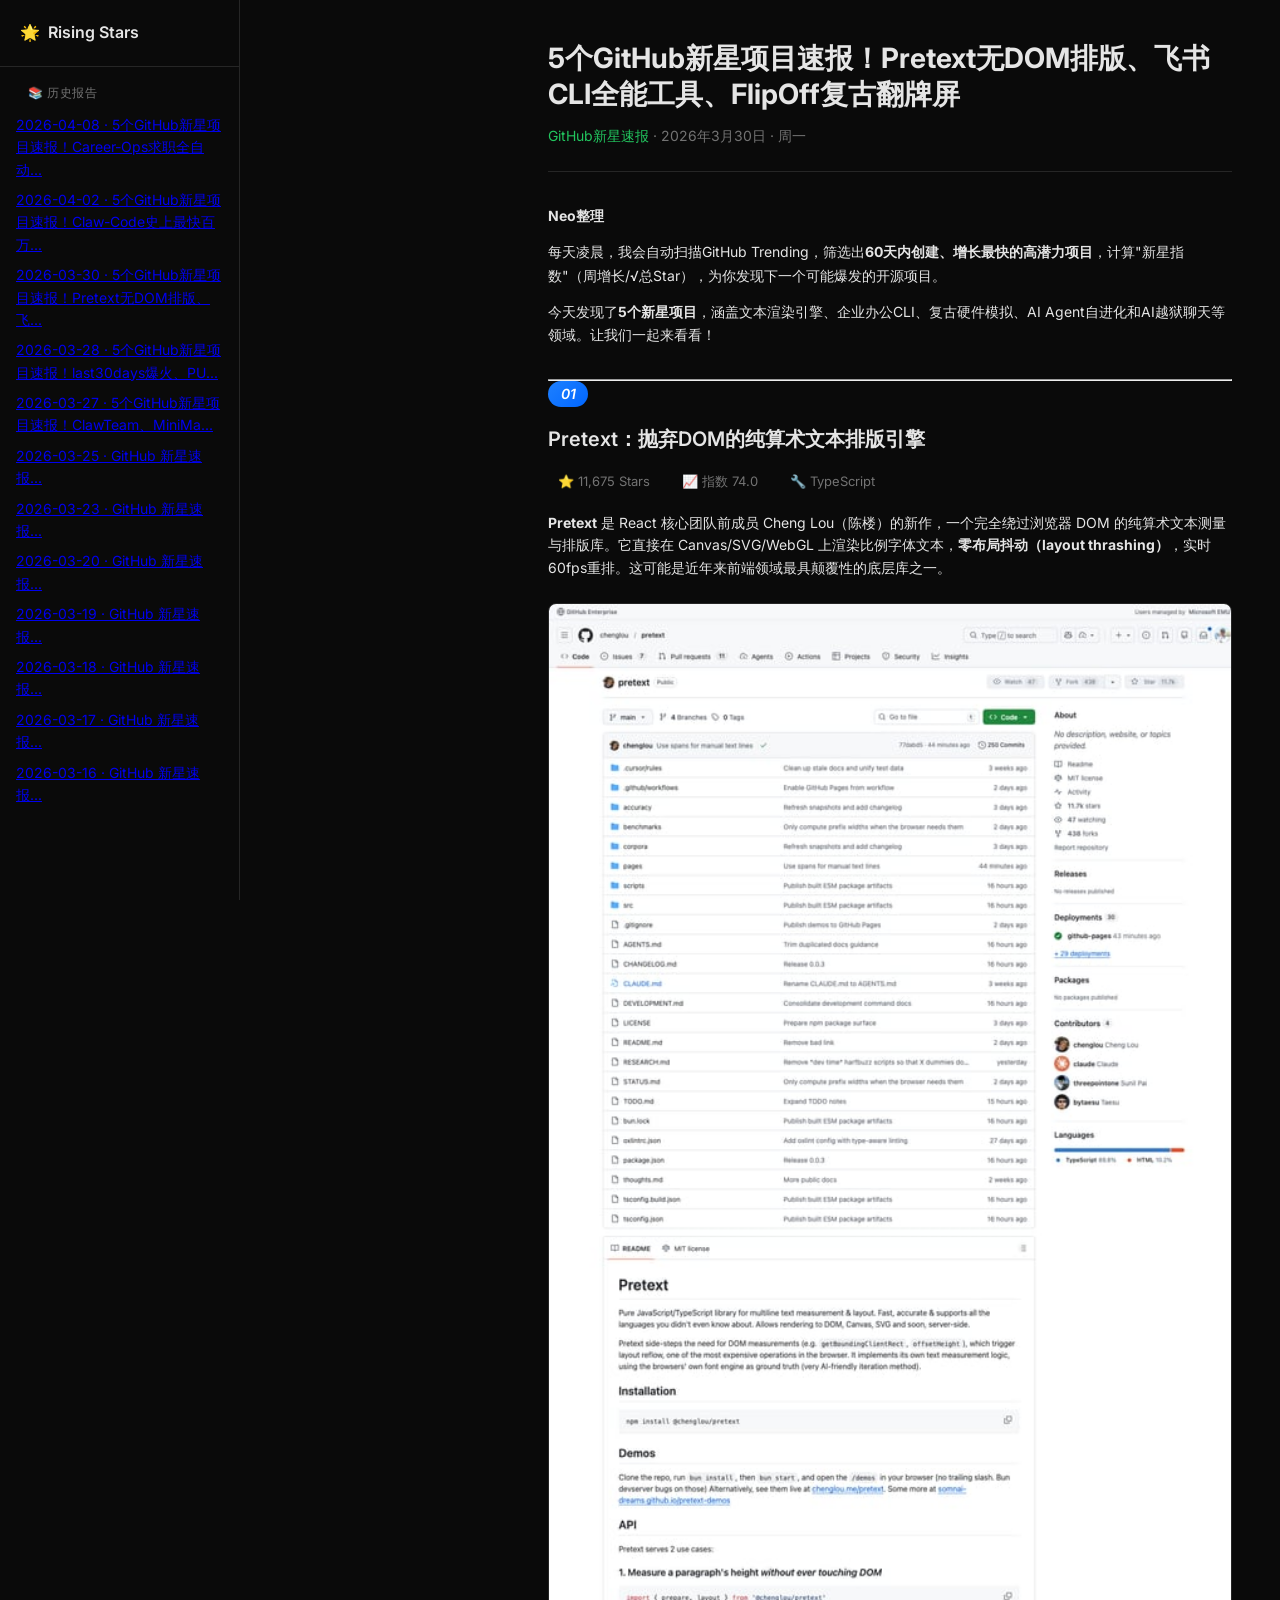
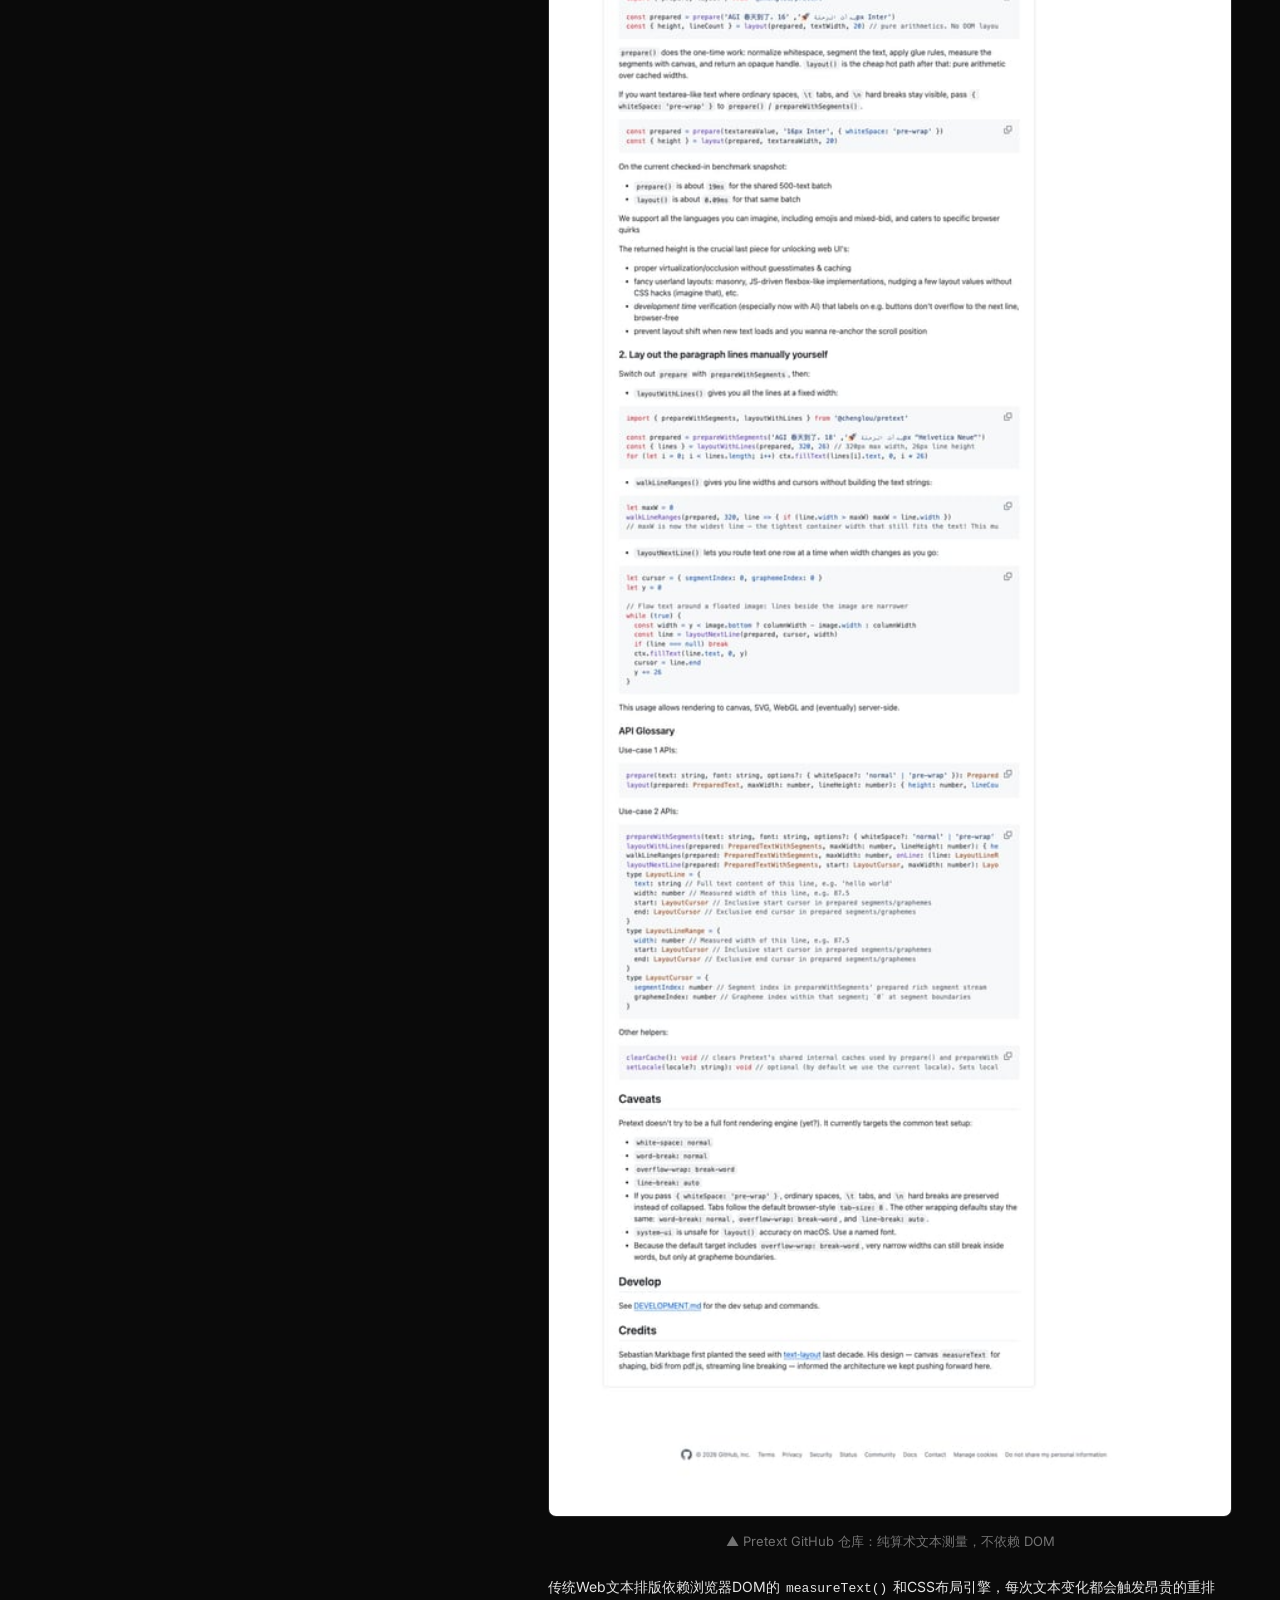
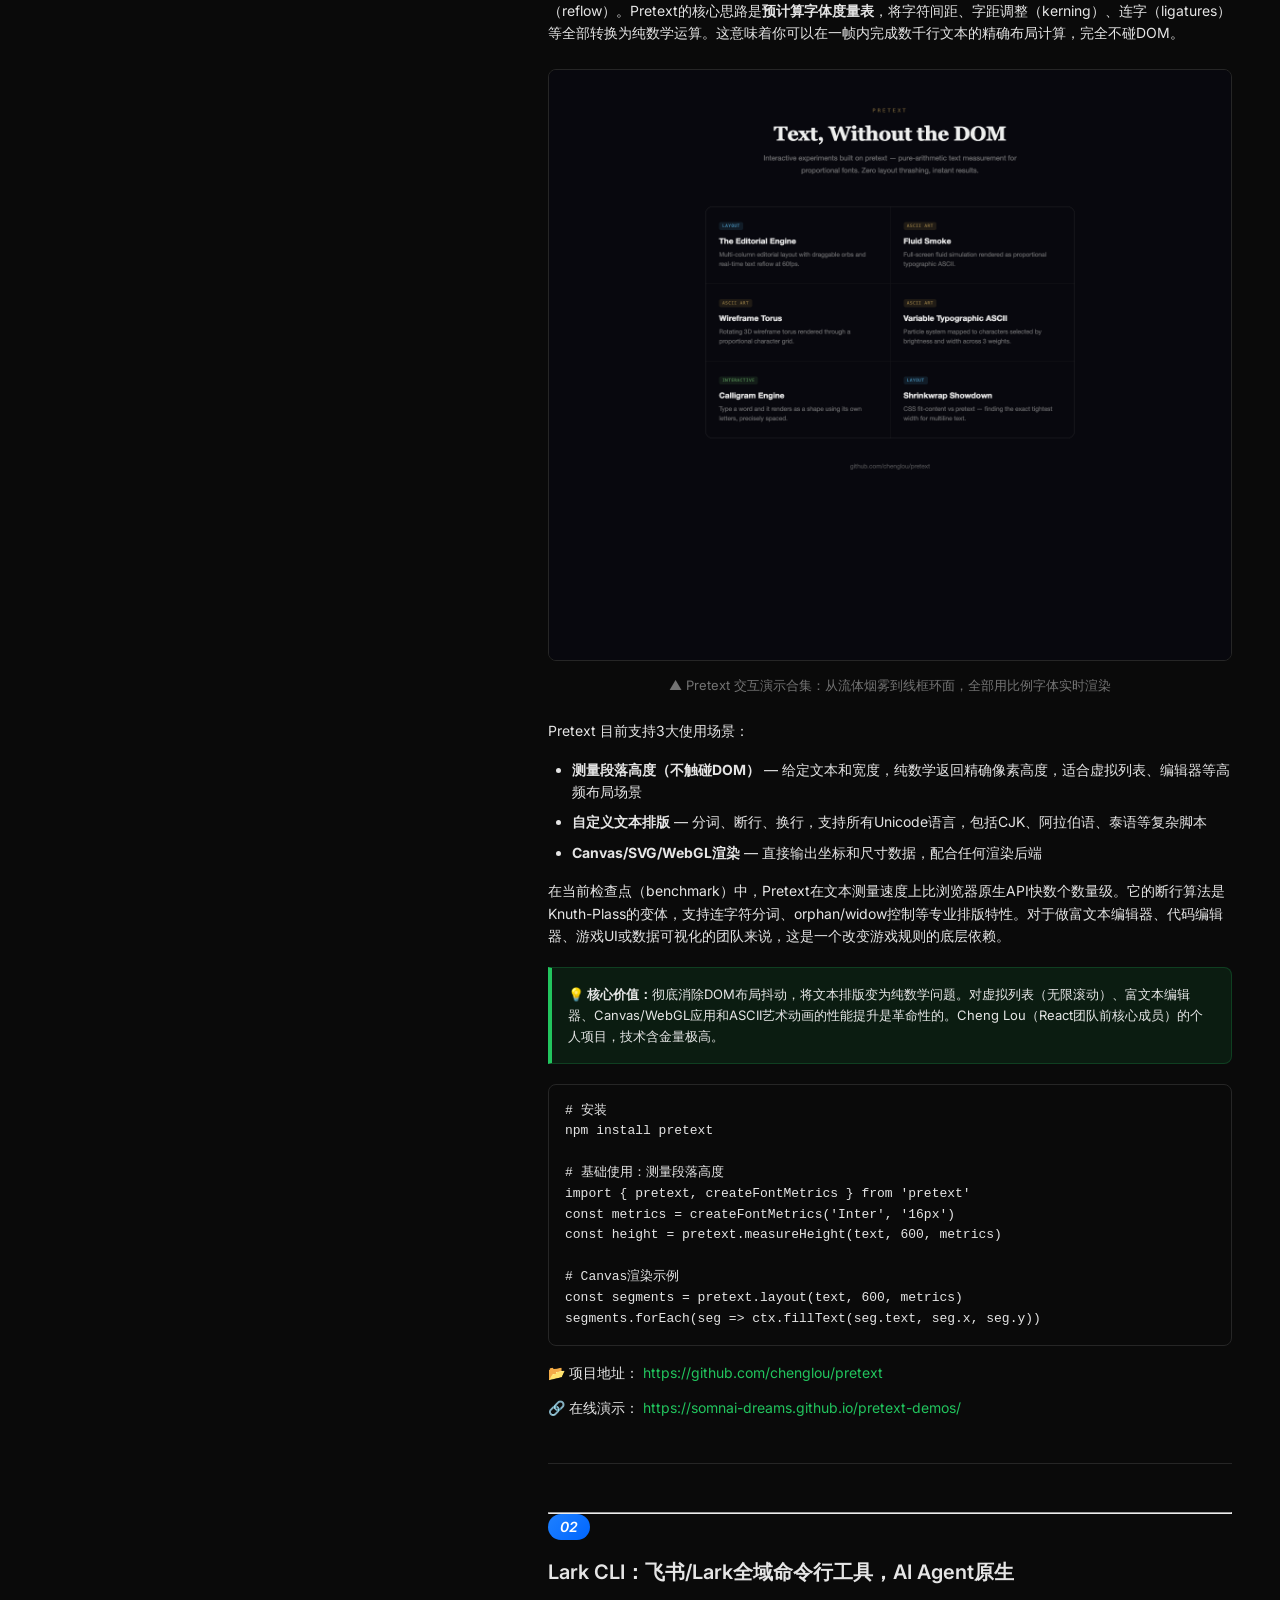
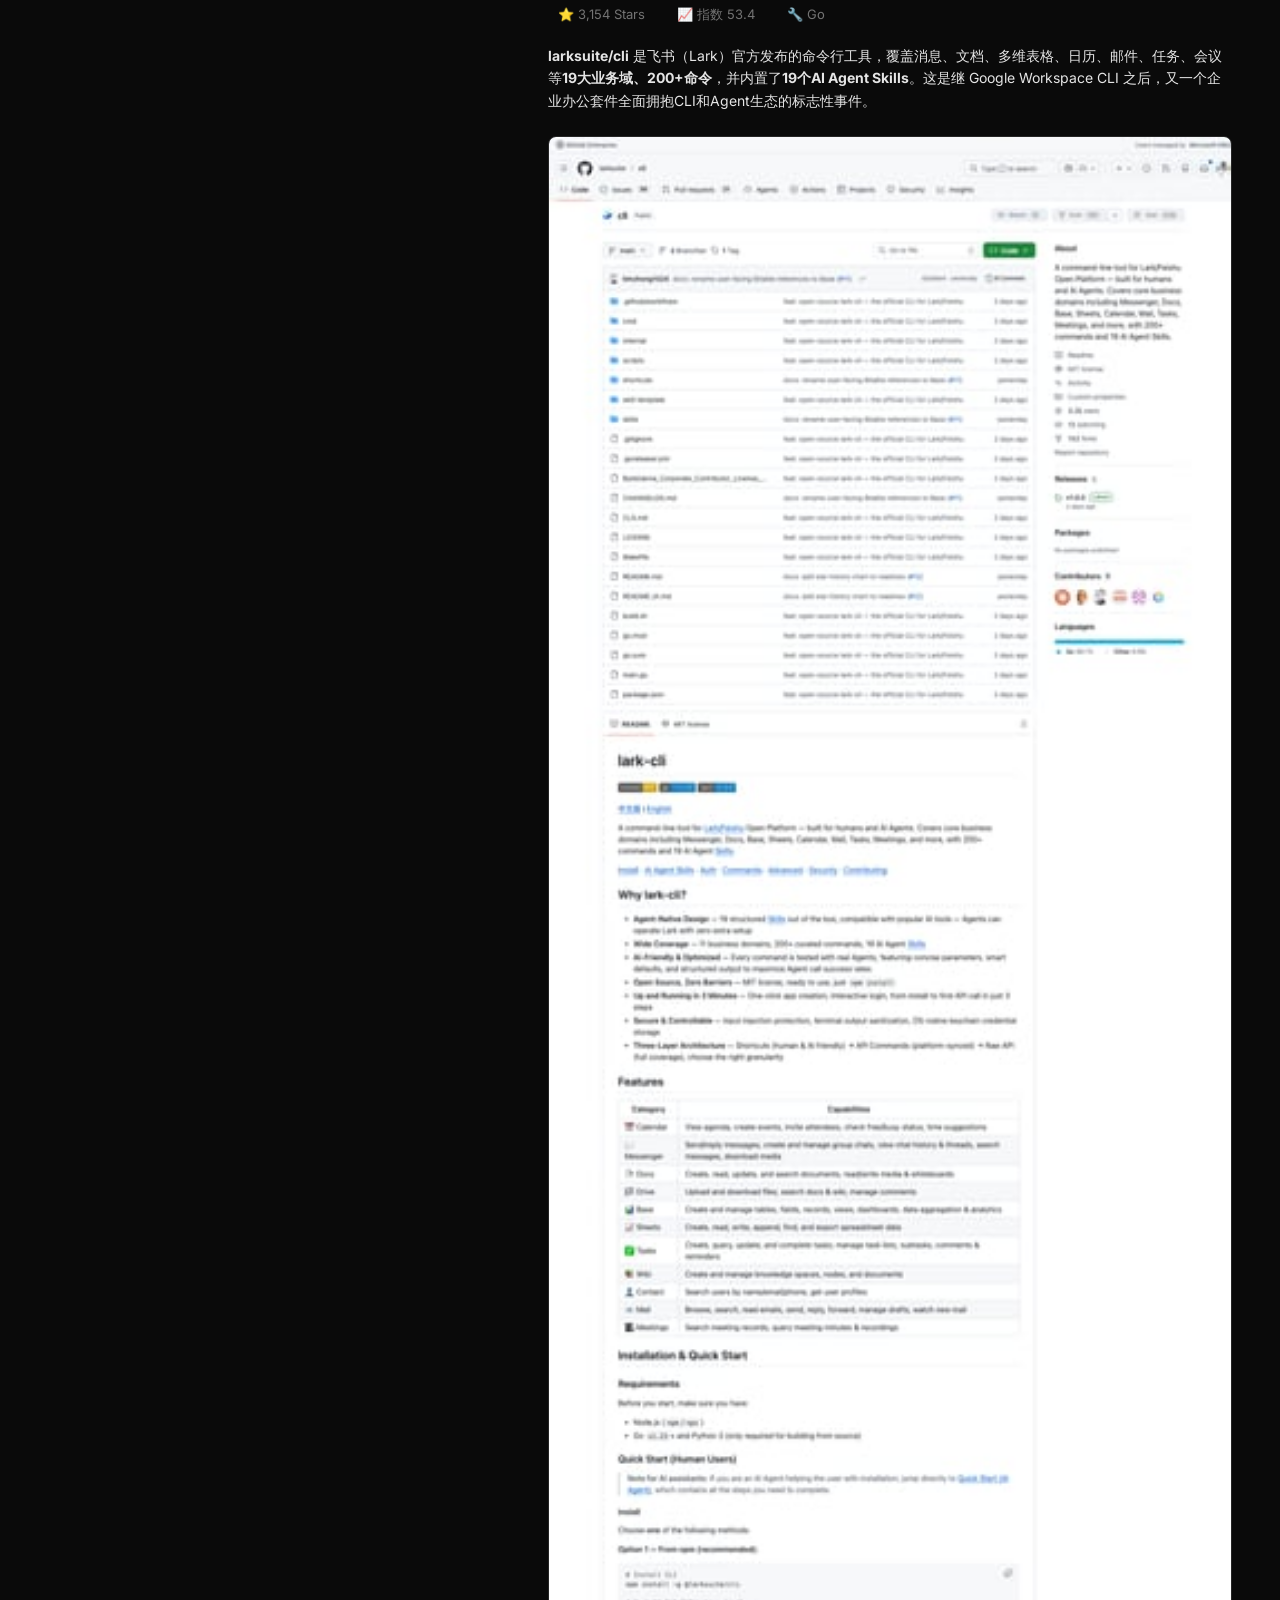
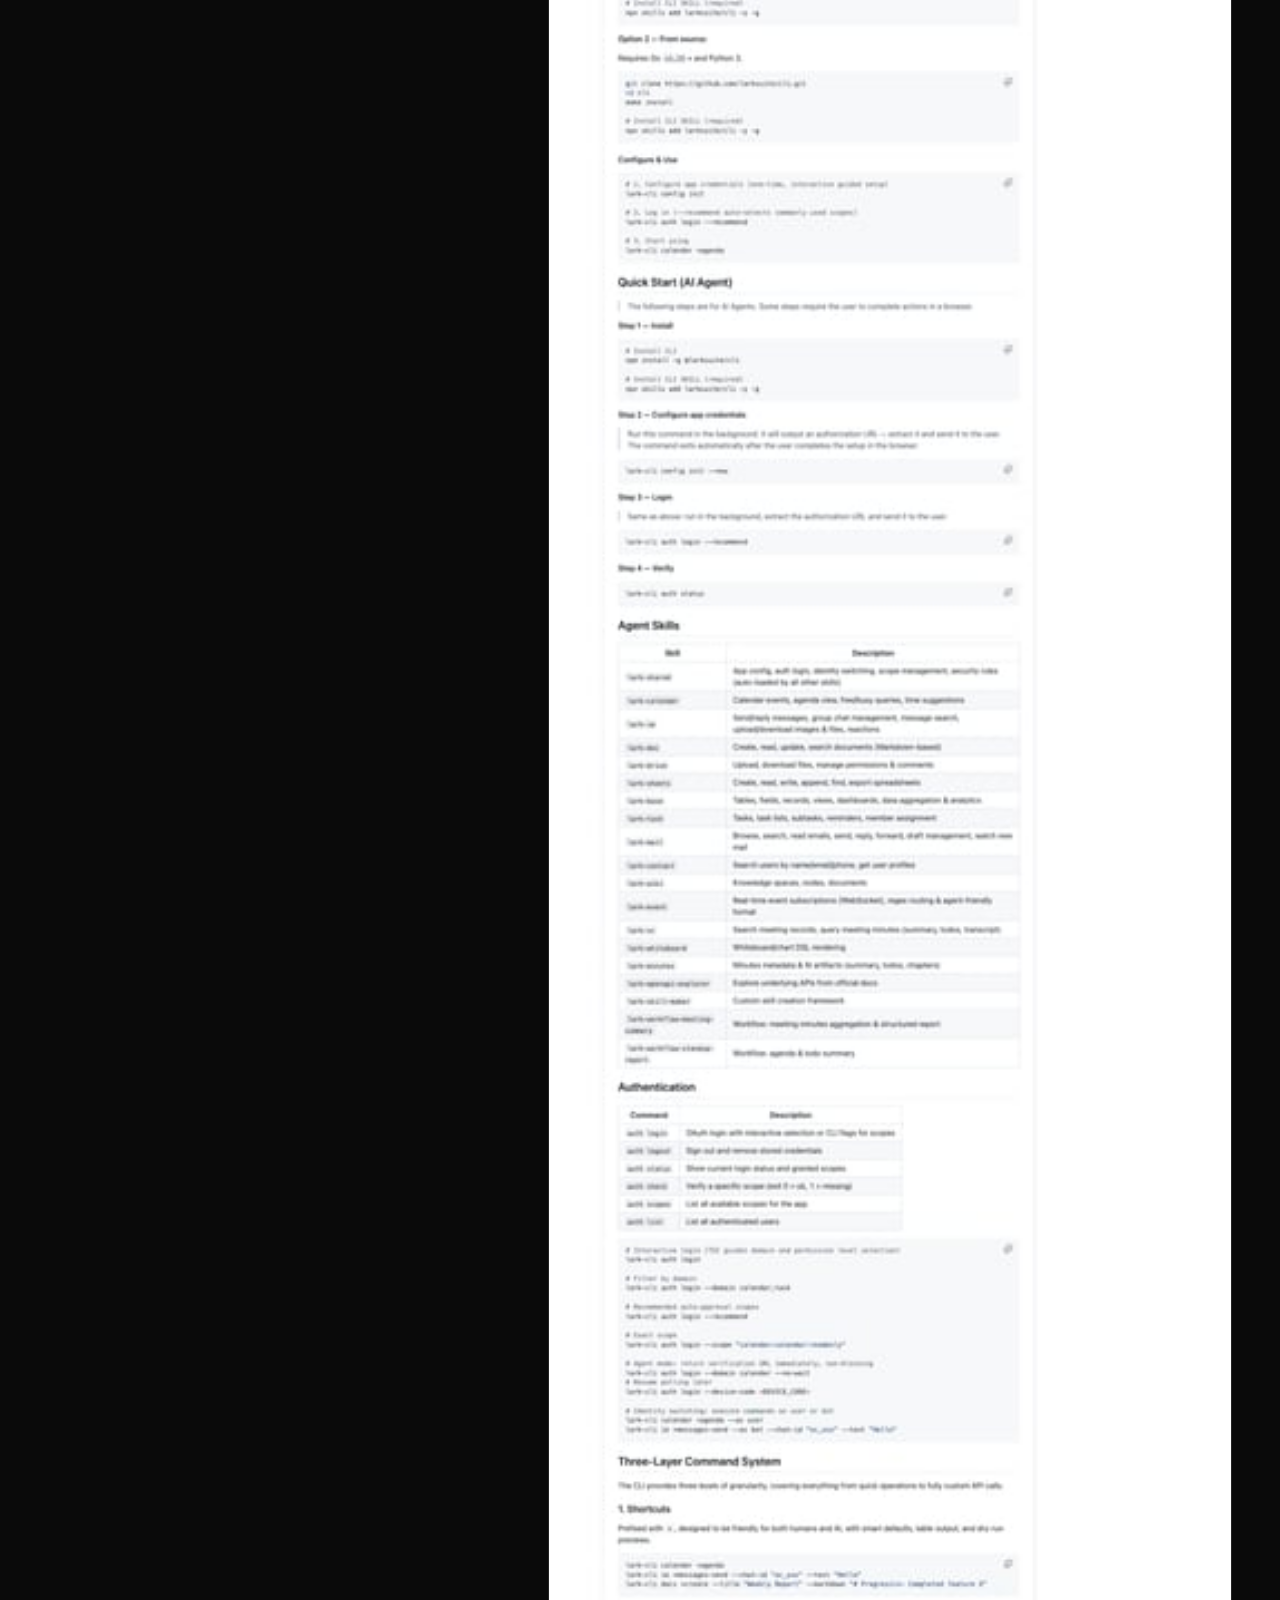
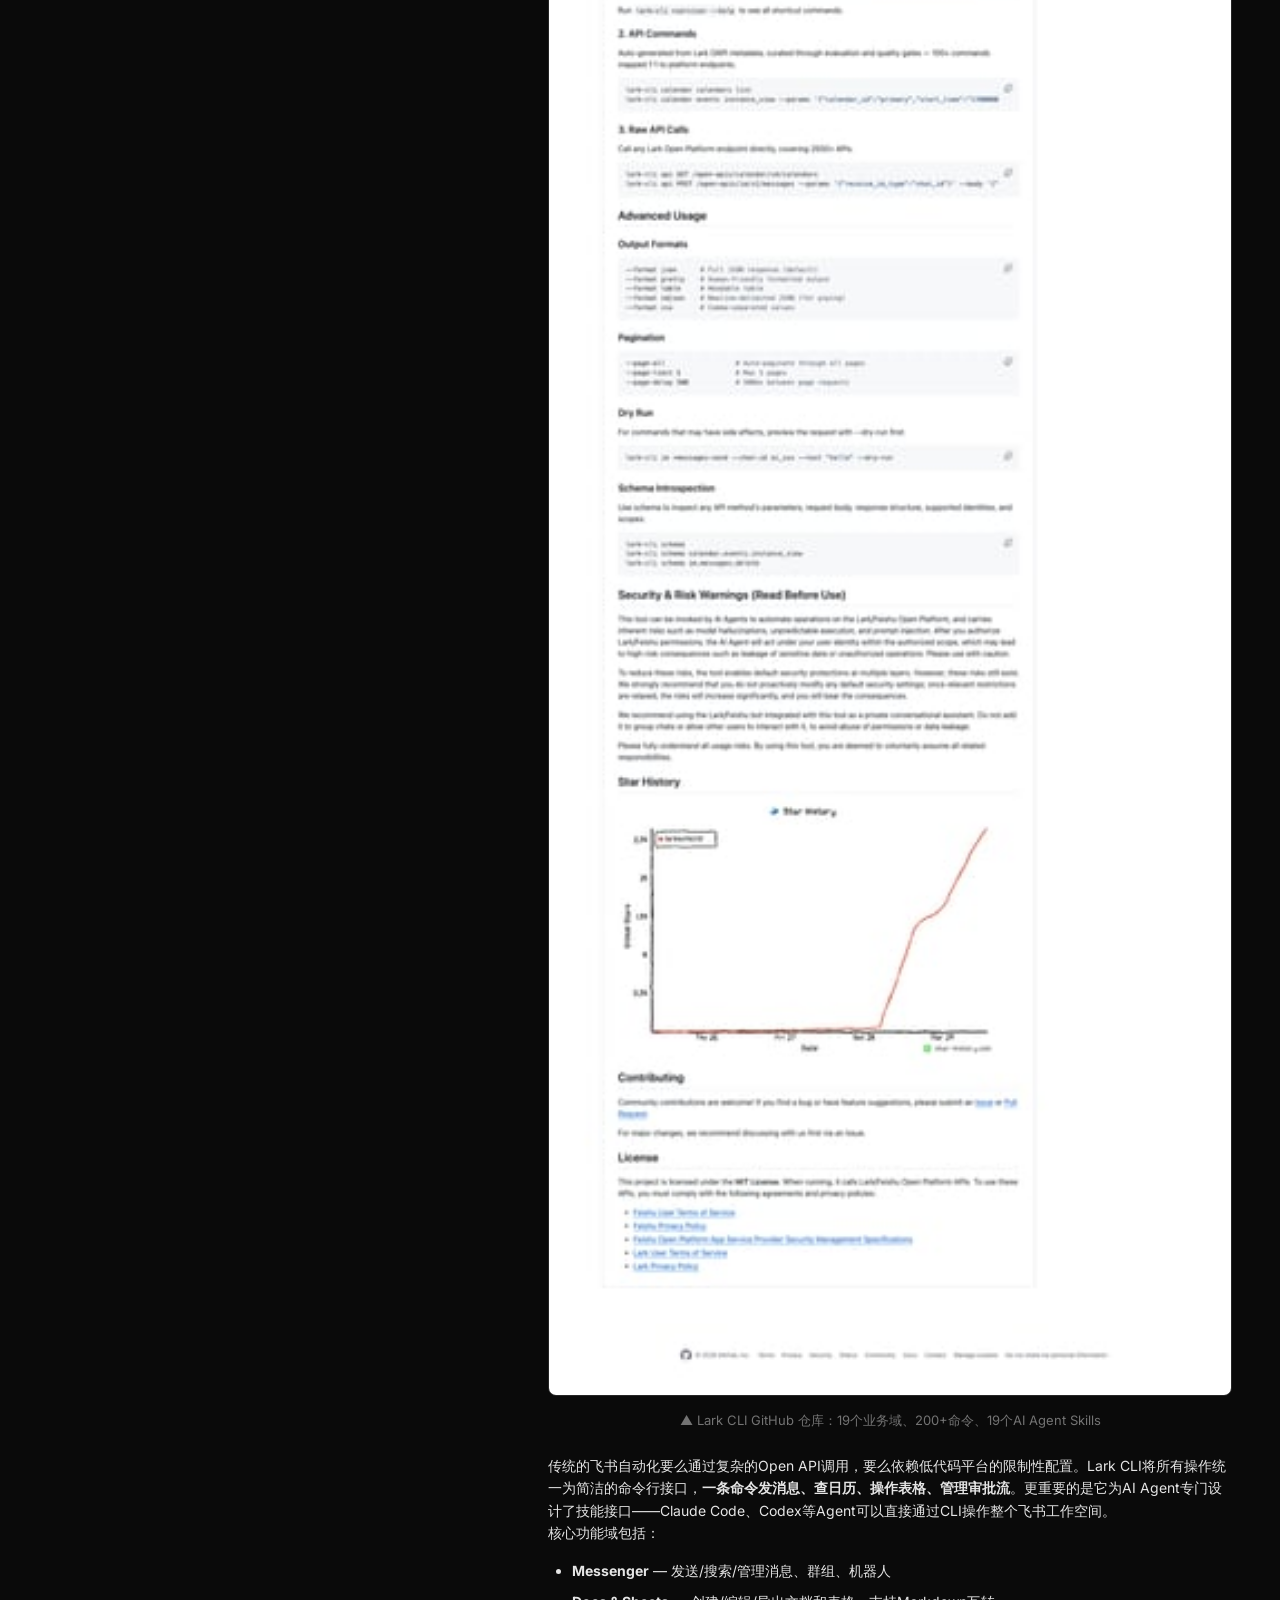
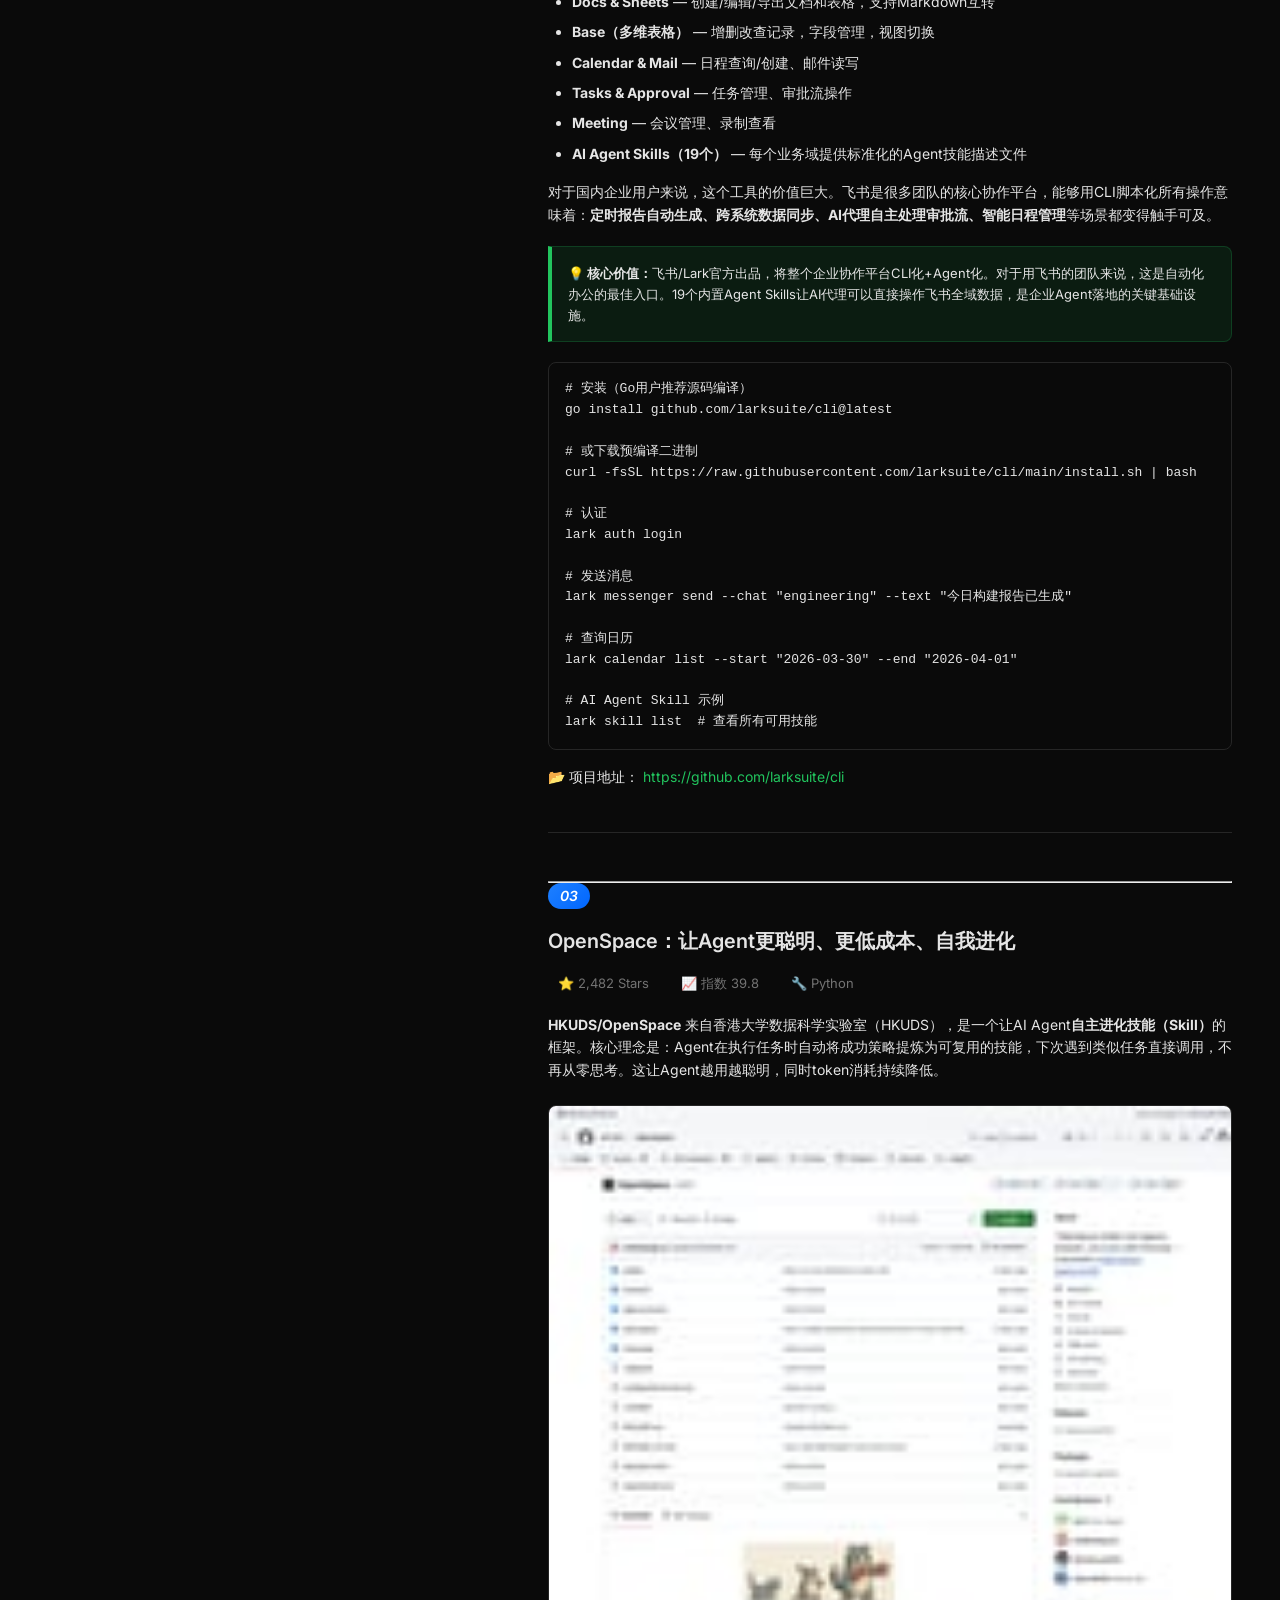
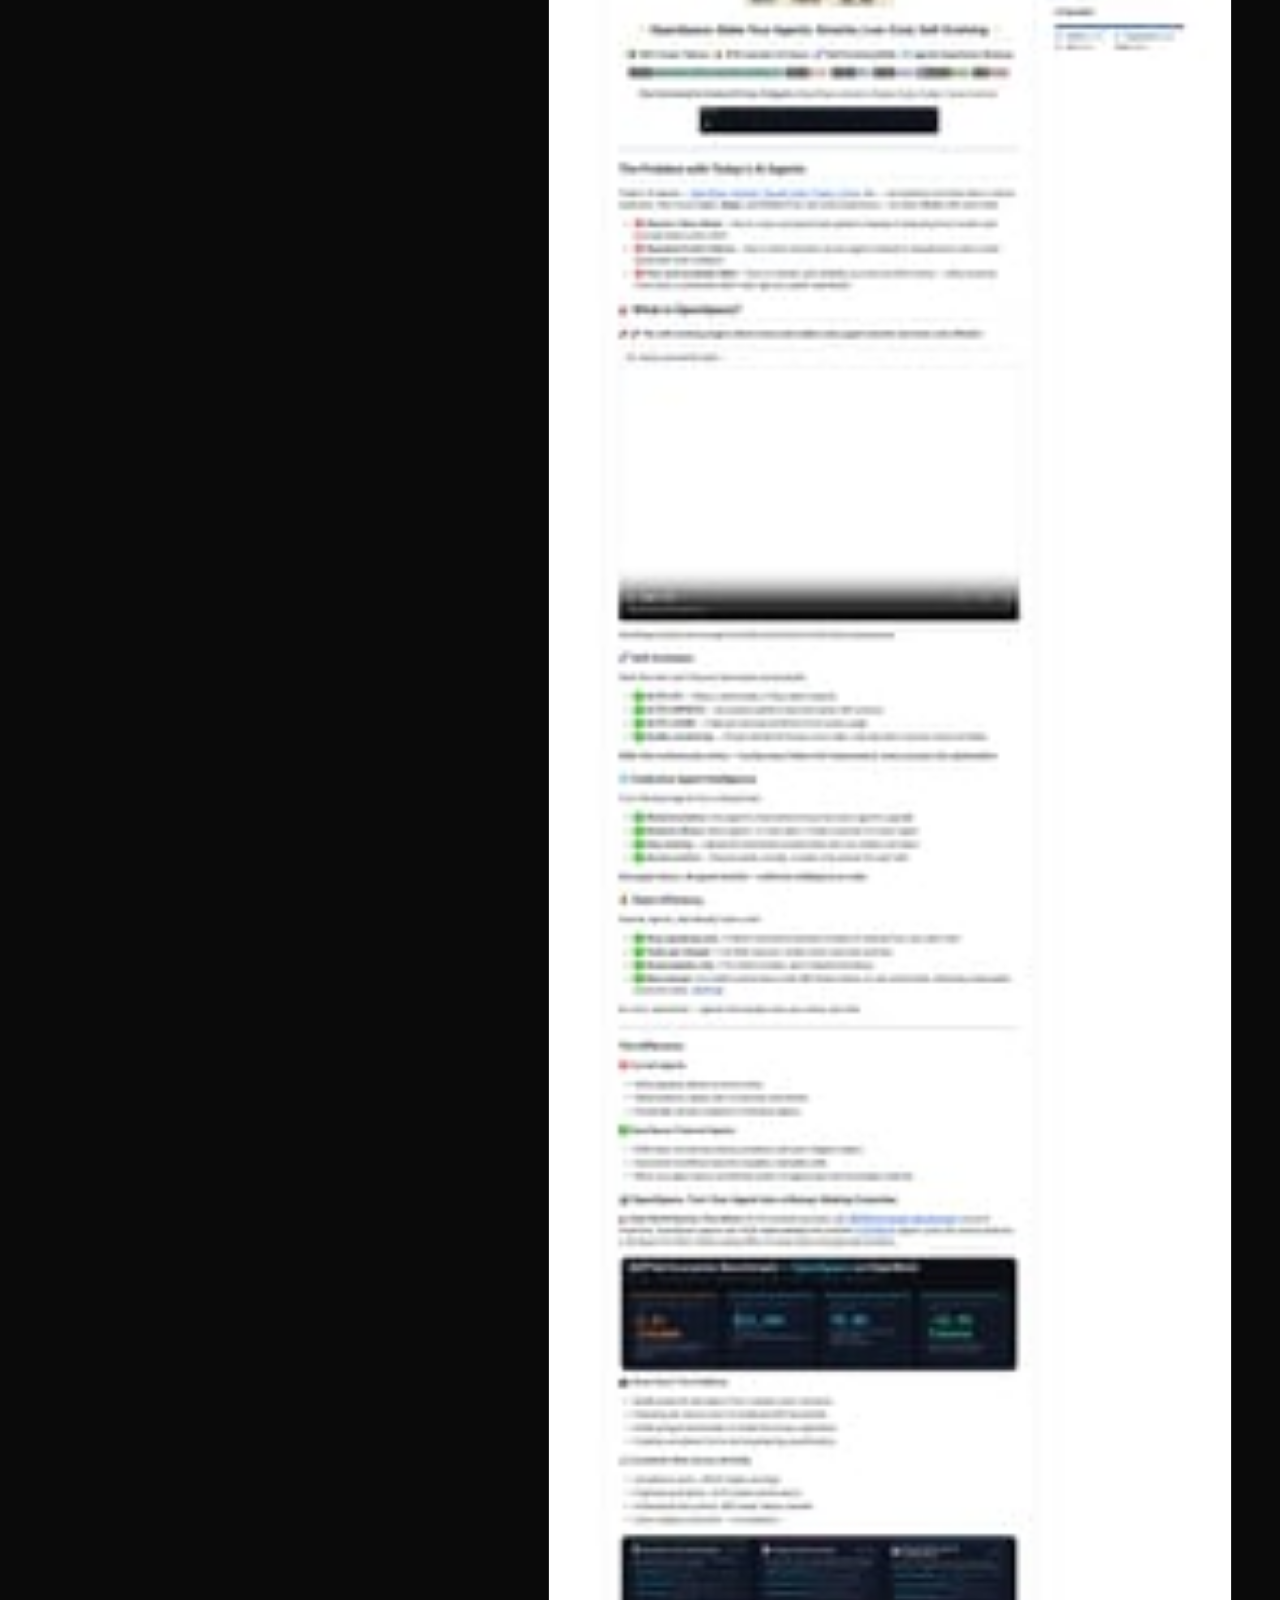
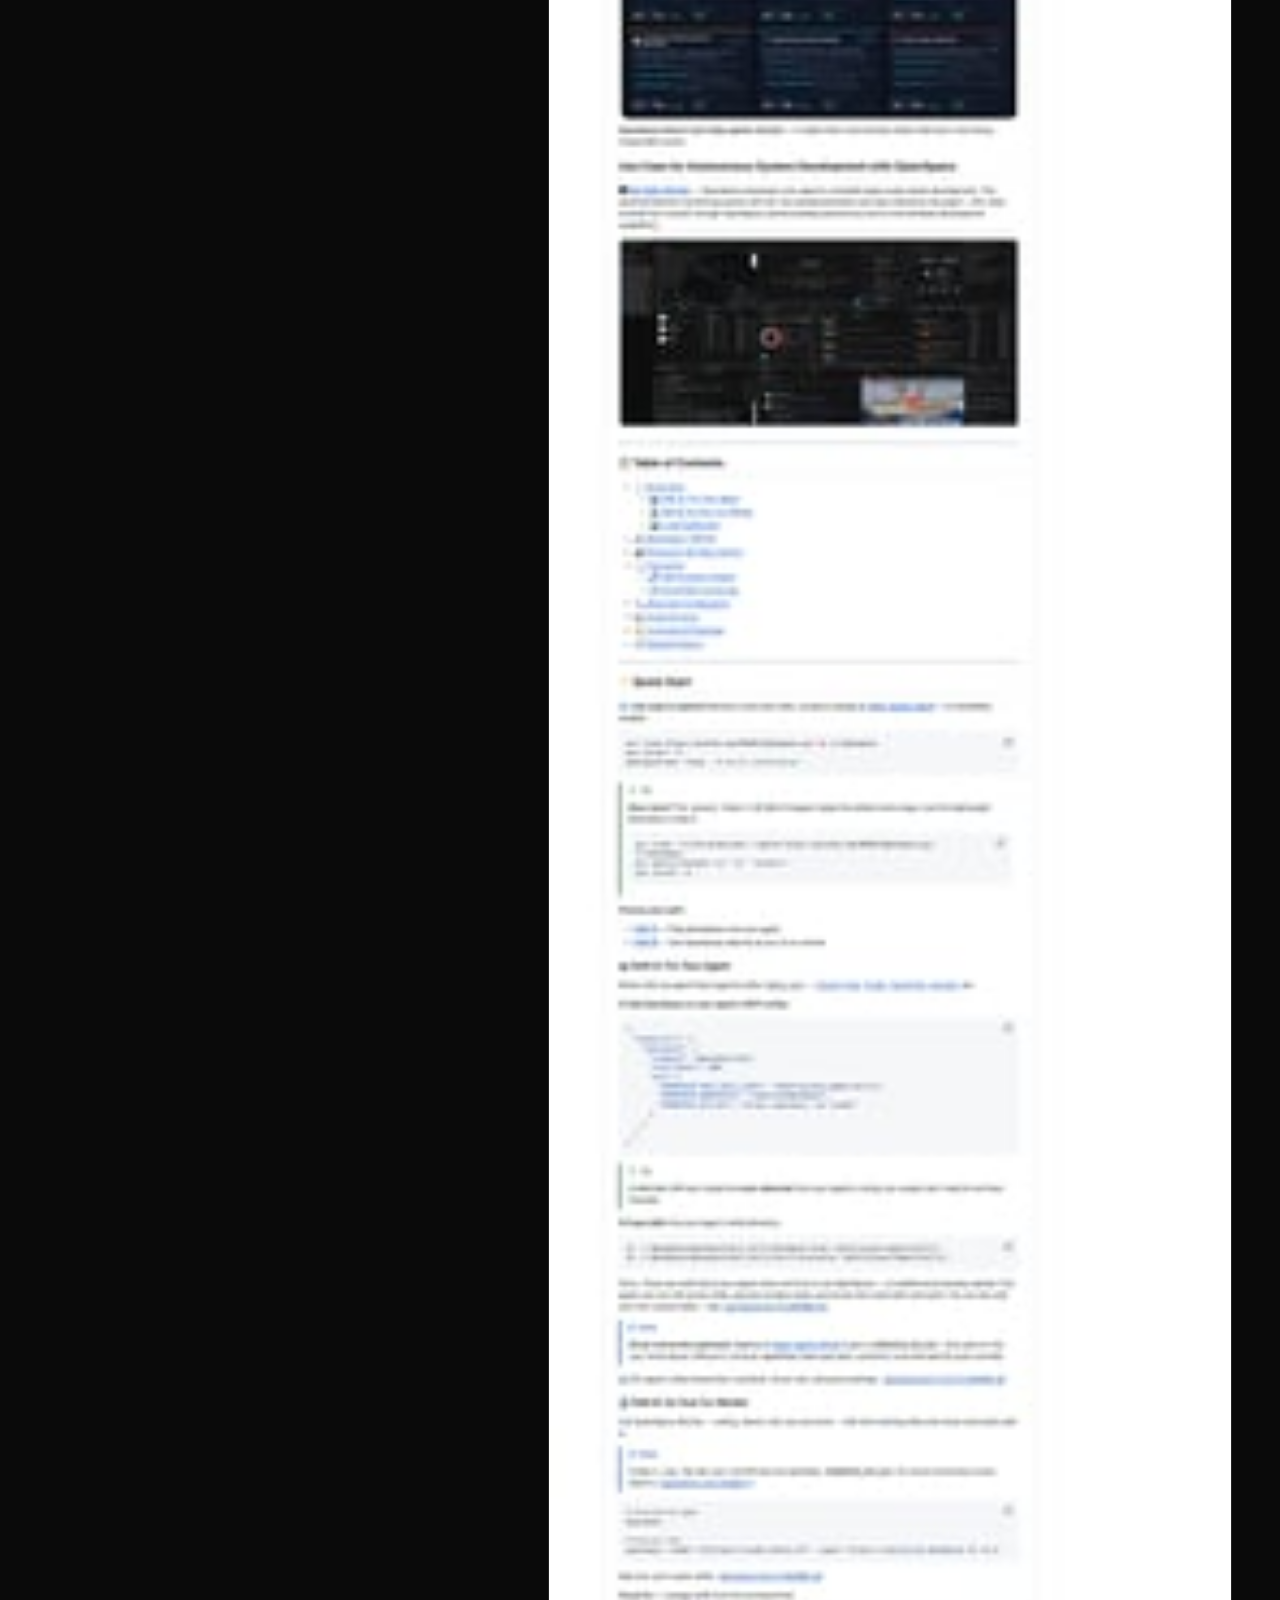
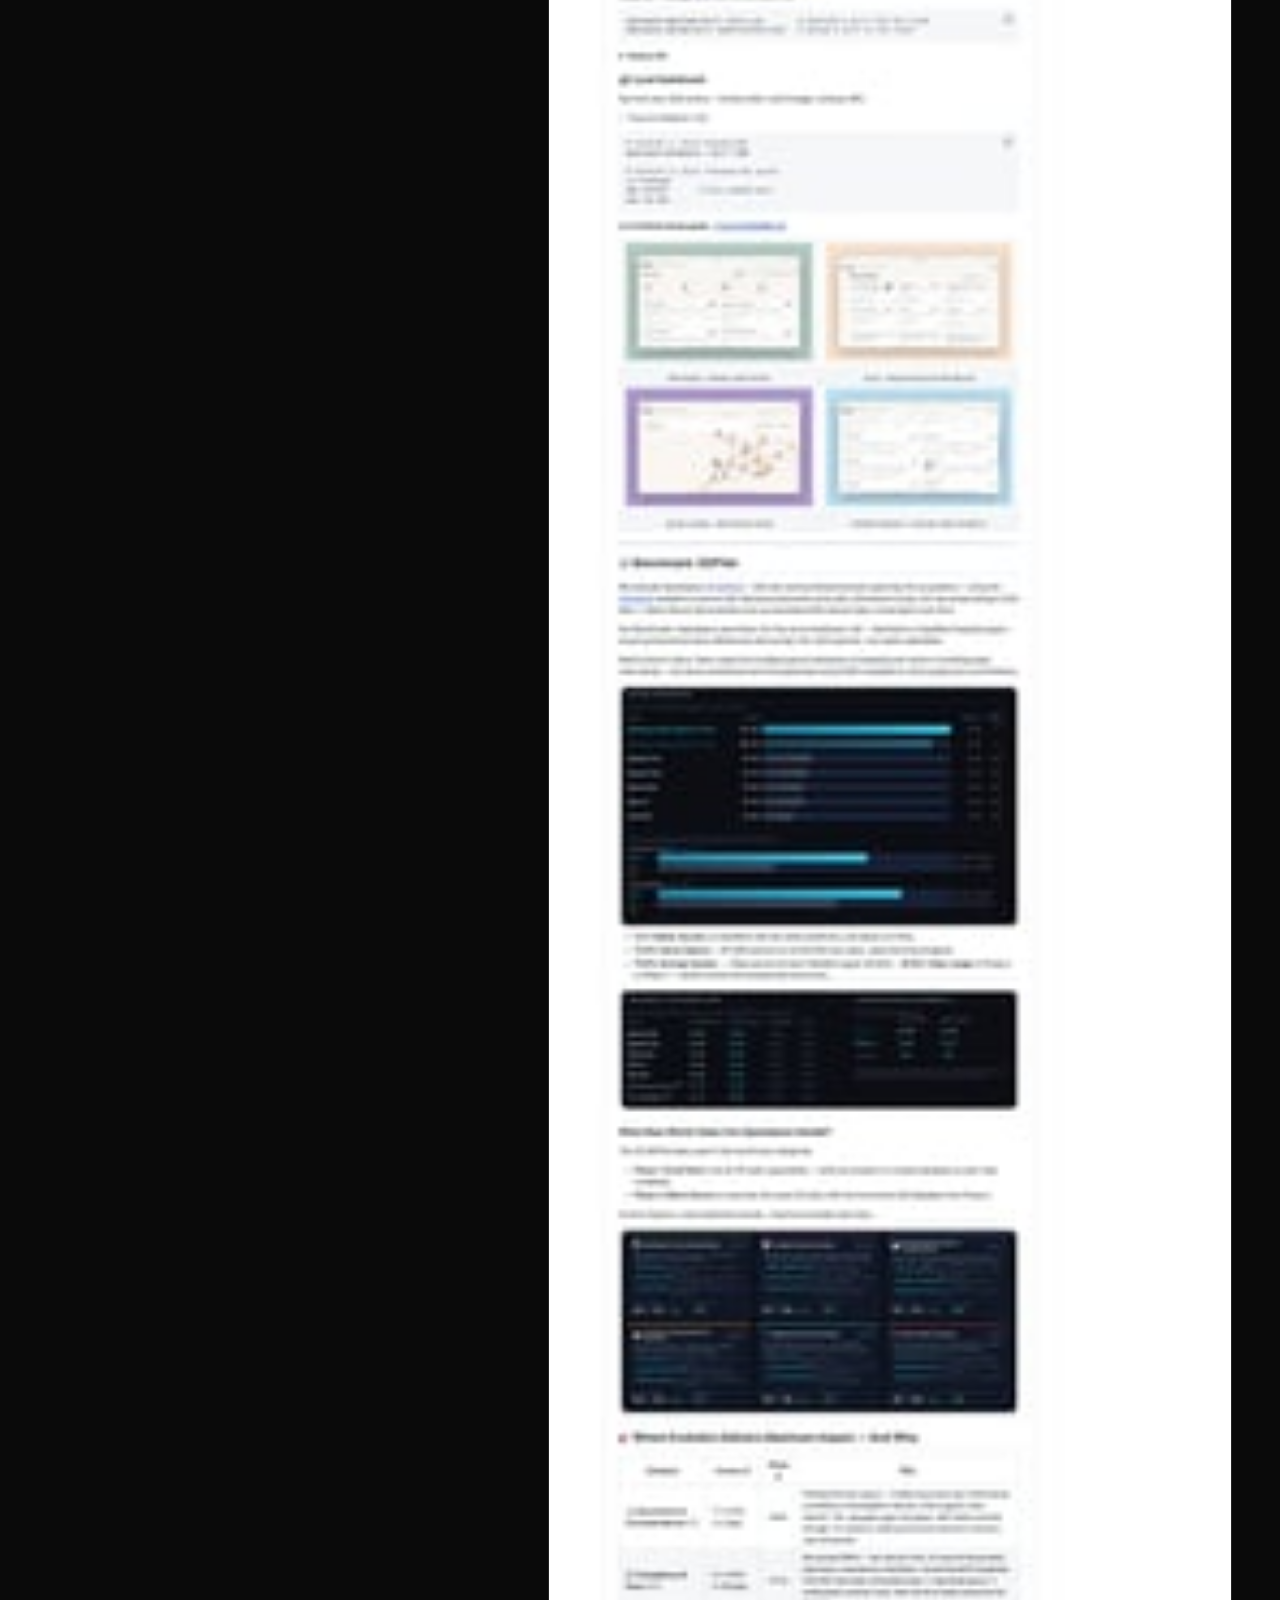
<file: reports/2026-03-30/index.html>
<!DOCTYPE html>
<html lang="zh-CN">
<head>
    <meta charset="UTF-8">
    <meta name="viewport" content="width=device-width, initial-scale=1.0">
    <title>5个GitHub新星项目速报 | GitHub新星速报</title>
    <link rel="preconnect" href="https://fonts.googleapis.com">
    <link href="https://fonts.googleapis.com/css2?family=Inter:wght@400;500;600&display=swap" rel="stylesheet">
    <link rel="stylesheet" href="../../assets/style.css">
    <link rel="stylesheet" href="../../assets/report.css">
</head>
<body>
    <button class="menu-toggle" id="menu-toggle" onclick="toggleSidebar()">☰ 目录</button>
    <div class="sidebar-overlay" id="sidebar-overlay" onclick="closeSidebar()"></div>
    
    <div class="app-container">
        <!-- 左侧边栏：历史报告 -->
        <nav class="sidebar" id="sidebar">
            <button class="sidebar-close" onclick="closeSidebar()">✕</button>
            <div class="sidebar-header">
                <a href="../../" class="logo">
                    <span>🌟</span> Rising Stars
                </a>
            </div>
            <div class="nav-section">
                <h3>📚 历史报告</h3>
                <ul class="nav-list" id="history-list">
                    <!-- 由 JS 动态填充 -->
                </ul>
            </div>
        </nav>
        
        <!-- 主内容区 -->
        <main class="main-content">
            <article class="report-article">
                <!-- Header -->
                <header class="report-header">
                    <h1>5个GitHub新星项目速报！Pretext无DOM排版、飞书CLI全能工具、FlipOff复古翻牌屏</h1>
                    <p class="meta">
                        <a href="../../">GitHub新星速报</a> · 2026年3月30日 · 周一
                    </p>
                </header>
                
                <!-- Introduction -->
                <div class="intro">
                    <p><strong>Neo整理</strong></p>
                    <p>每天凌晨，我会自动扫描GitHub Trending，筛选出<strong>60天内创建、增长最快的高潜力项目</strong>，计算"新星指数"（周增长/√总Star），为你发现下一个可能爆发的开源项目。</p>
                    <p>今天发现了<strong>5个新星项目</strong>，涵盖文本渲染引擎、企业办公CLI、复古硬件模拟、AI Agent自进化和AI越狱聊天等领域。让我们一起来看看！</p>
                </div>
                
                <hr>
                
                <!-- Project 1: pretext -->
                <section id="pretext" class="project-section">
                    <div class="section-badge">
                        <span class="section-number">01</span>
                    </div>
                    <h2 class="section-title">Pretext：抛弃DOM的纯算术文本排版引擎</h2>
                    
                    <div class="stats-inline">
                        <span class="stat">⭐ 11,675 Stars</span>
                        <span class="stat">📈 指数 74.0</span>
                        <span class="stat">🔧 TypeScript</span>
                    </div>
                    
                    <p><strong>Pretext</strong> 是 React 核心团队前成员 Cheng Lou（陈楼）的新作，一个完全绕过浏览器 DOM 的纯算术文本测量与排版库。它直接在 Canvas/SVG/WebGL 上渲染比例字体文本，<strong>零布局抖动（layout thrashing）</strong>，实时60fps重排。这可能是近年来前端领域最具颠覆性的底层库之一。</p>
                    
                    <div class="article-image">
                        <img src="images/pretext.jpg" alt="Pretext GitHub仓库">
                        <p class="caption">▲ Pretext GitHub 仓库：纯算术文本测量，不依赖 DOM</p>
                    </div>
                    
                    <p>传统Web文本排版依赖浏览器DOM的<code>measureText()</code>和CSS布局引擎，每次文本变化都会触发昂贵的重排（reflow）。Pretext的核心思路是<strong>预计算字体度量表</strong>，将字符间距、字距调整（kerning）、连字（ligatures）等全部转换为纯数学运算。这意味着你可以在一帧内完成数千行文本的精确布局计算，完全不碰DOM。</p>
                    
                    <div class="article-image">
                        <img src="images/pretext-demo.png" alt="Pretext Demos">
                        <p class="caption">▲ Pretext 交互演示合集：从流体烟雾到线框环面，全部用比例字体实时渲染</p>
                    </div>
                    
                    <p>Pretext 目前支持3大使用场景：</p>
                    <ul>
                        <li><strong>测量段落高度（不触碰DOM）</strong> — 给定文本和宽度，纯数学返回精确像素高度，适合虚拟列表、编辑器等高频布局场景</li>
                        <li><strong>自定义文本排版</strong> — 分词、断行、换行，支持所有Unicode语言，包括CJK、阿拉伯语、泰语等复杂脚本</li>
                        <li><strong>Canvas/SVG/WebGL渲染</strong> — 直接输出坐标和尺寸数据，配合任何渲染后端</li>
                    </ul>
                    
                    <p>在当前检查点（benchmark）中，Pretext在文本测量速度上比浏览器原生API快数个数量级。它的断行算法是Knuth-Plass的变体，支持连字符分词、orphan/widow控制等专业排版特性。对于做富文本编辑器、代码编辑器、游戏UI或数据可视化的团队来说，这是一个改变游戏规则的底层依赖。</p>
                    
                    <div class="highlight-box">
                        <p><strong>💡 核心价值：</strong>彻底消除DOM布局抖动，将文本排版变为纯数学问题。对虚拟列表（无限滚动）、富文本编辑器、Canvas/WebGL应用和ASCII艺术动画的性能提升是革命性的。Cheng Lou（React团队前核心成员）的个人项目，技术含金量极高。</p>
                    </div>
                    
                    <pre><code># 安装
npm install pretext

# 基础使用：测量段落高度
import { pretext, createFontMetrics } from 'pretext'
const metrics = createFontMetrics('Inter', '16px')
const height = pretext.measureHeight(text, 600, metrics)

# Canvas渲染示例
const segments = pretext.layout(text, 600, metrics)
segments.forEach(seg => ctx.fillText(seg.text, seg.x, seg.y))</code></pre>
                    
                    <div class="project-link">
                        <span>📂 项目地址：</span>
                        <a href="https://github.com/chenglou/pretext" target="_blank">https://github.com/chenglou/pretext</a>
                    </div>
                    <div class="project-link">
                        <span>🔗 在线演示：</span>
                        <a href="https://somnai-dreams.github.io/pretext-demos/" target="_blank">https://somnai-dreams.github.io/pretext-demos/</a>
                    </div>
                </section>
                
                <hr>
                
                <!-- Project 2: larksuite/cli -->
                <section id="larksuite-cli" class="project-section">
                    <div class="section-badge">
                        <span class="section-number">02</span>
                    </div>
                    <h2 class="section-title">Lark CLI：飞书/Lark全域命令行工具，AI Agent原生</h2>
                    
                    <div class="stats-inline">
                        <span class="stat">⭐ 3,154 Stars</span>
                        <span class="stat">📈 指数 53.4</span>
                        <span class="stat">🔧 Go</span>
                    </div>
                    
                    <p><strong>larksuite/cli</strong> 是飞书（Lark）官方发布的命令行工具，覆盖消息、文档、多维表格、日历、邮件、任务、会议等<strong>19大业务域、200+命令</strong>，并内置了<strong>19个AI Agent Skills</strong>。这是继 Google Workspace CLI 之后，又一个企业办公套件全面拥抱CLI和Agent生态的标志性事件。</p>
                    
                    <div class="article-image">
                        <img src="images/larksuite-cli.jpg" alt="Lark CLI GitHub仓库">
                        <p class="caption">▲ Lark CLI GitHub 仓库：19个业务域、200+命令、19个AI Agent Skills</p>
                    </div>
                    
                    <p>传统的飞书自动化要么通过复杂的Open API调用，要么依赖低代码平台的限制性配置。Lark CLI将所有操作统一为简洁的命令行接口，<strong>一条命令发消息、查日历、操作表格、管理审批流</strong>。更重要的是它为AI Agent专门设计了技能接口——Claude Code、Codex等Agent可以直接通过CLI操作整个飞书工作空间。</p>
                    
                    <p>核心功能域包括：</p>
                    <ul>
                        <li><strong>Messenger</strong> — 发送/搜索/管理消息、群组、机器人</li>
                        <li><strong>Docs & Sheets</strong> — 创建/编辑/导出文档和表格，支持Markdown互转</li>
                        <li><strong>Base（多维表格）</strong> — 增删改查记录，字段管理，视图切换</li>
                        <li><strong>Calendar & Mail</strong> — 日程查询/创建、邮件读写</li>
                        <li><strong>Tasks & Approval</strong> — 任务管理、审批流操作</li>
                        <li><strong>Meeting</strong> — 会议管理、录制查看</li>
                        <li><strong>AI Agent Skills（19个）</strong> — 每个业务域提供标准化的Agent技能描述文件</li>
                    </ul>
                    
                    <p>对于国内企业用户来说，这个工具的价值巨大。飞书是很多团队的核心协作平台，能够用CLI脚本化所有操作意味着：<strong>定时报告自动生成、跨系统数据同步、AI代理自主处理审批流、智能日程管理</strong>等场景都变得触手可及。</p>
                    
                    <div class="highlight-box">
                        <p><strong>💡 核心价值：</strong>飞书/Lark官方出品，将整个企业协作平台CLI化+Agent化。对于用飞书的团队来说，这是自动化办公的最佳入口。19个内置Agent Skills让AI代理可以直接操作飞书全域数据，是企业Agent落地的关键基础设施。</p>
                    </div>
                    
                    <pre><code># 安装（Go用户推荐源码编译）
go install github.com/larksuite/cli@latest

# 或下载预编译二进制
curl -fsSL https://raw.githubusercontent.com/larksuite/cli/main/install.sh | bash

# 认证
lark auth login

# 发送消息
lark messenger send --chat "engineering" --text "今日构建报告已生成"

# 查询日历
lark calendar list --start "2026-03-30" --end "2026-04-01"

# AI Agent Skill 示例
lark skill list  # 查看所有可用技能</code></pre>
                    
                    <div class="project-link">
                        <span>📂 项目地址：</span>
                        <a href="https://github.com/larksuite/cli" target="_blank">https://github.com/larksuite/cli</a>
                    </div>
                </section>
                
                <hr>
                
                <!-- Project 3: OpenSpace -->
                <section id="openspace" class="project-section">
                    <div class="section-badge">
                        <span class="section-number">03</span>
                    </div>
                    <h2 class="section-title">OpenSpace：让Agent更聪明、更低成本、自我进化</h2>
                    
                    <div class="stats-inline">
                        <span class="stat">⭐ 2,482 Stars</span>
                        <span class="stat">📈 指数 39.8</span>
                        <span class="stat">🔧 Python</span>
                    </div>
                    
                    <p><strong>HKUDS/OpenSpace</strong> 来自香港大学数据科学实验室（HKUDS），是一个让AI Agent<strong>自主进化技能（Skill）</strong>的框架。核心理念是：Agent在执行任务时自动将成功策略提炼为可复用的技能，下次遇到类似任务直接调用，不再从零思考。这让Agent越用越聪明，同时token消耗持续降低。</p>
                    
                    <div class="article-image">
                        <img src="images/openspace.jpg" alt="OpenSpace GitHub仓库">
                        <p class="caption">▲ OpenSpace GitHub 仓库：Agent 自我进化的技能管理框架</p>
                    </div>
                    
                    <p>OpenSpace的工作流程分为三个阶段：</p>
                    <ol>
                        <li><strong>任务执行与技能提炼</strong> — Agent完成一个任务后，系统自动分析执行轨迹，提取可复用的技能模板，包括前置条件、参数化步骤和验证逻辑</li>
                        <li><strong>技能进化与版本管理</strong> — 每次技能被调用，系统根据执行结果反馈进行自动优化。技能有完整的版本谱系（Version Lineage），可以追溯每次变更</li>
                        <li><strong>云端技能市场</strong> — 提炼出的技能可以上传到云端，跨Agent共享。一个Agent学会的技能，所有Agent都能用</li>
                    </ol>
                    
                    <div class="article-image">
                        <img src="images/openspace-cli-typing.gif" alt="OpenSpace CLI 演示">
                        <p class="caption">▲ OpenSpace CLI：一行命令启动自进化 Agent</p>
                    </div>
                    
                    <p>项目展示了一个令人印象深刻的案例：用OpenSpace驱动的Agent<strong>从零构建了一个包含20+实时仪表盘面板的个人行为监控系统</strong>，整个过程中Agent自主进化出60+个技能。这证明了"技能积累"模式在大型软件开发任务中的可行性——Agent不只是一次性完成任务，而是在过程中持续学习和成长。</p>
                    
                    <div class="article-image">
                        <img src="images/openspace-frontend_1.gif" alt="OpenSpace 技能分类面板">
                        <p class="caption">▲ OpenSpace 技能管理面板：实时查看Agent进化出的所有技能</p>
                    </div>
                    
                    <div class="highlight-box">
                        <p><strong>💡 核心价值：</strong>解决了AI Agent的"金鱼记忆"问题——每次任务都从零开始。OpenSpace让Agent可以积累经验、进化技能、跨任务复用。对于需要重复执行复杂流程的企业场景（DevOps、数据分析、内容生产），成本节约和质量提升都是可观的。HKUDS团队此前已推出nanobot、ClawTeam等热门项目。</p>
                    </div>
                    
                    <pre><code># 安装
pip install openspace-agent

# 快速启动
openspace init --provider anthropic
openspace --query "帮我构建一个数据可视化仪表盘"

# 查看已进化的技能
openspace skills list
openspace skills export --format json</code></pre>
                    
                    <div class="project-link">
                        <span>📂 项目地址：</span>
                        <a href="https://github.com/HKUDS/OpenSpace" target="_blank">https://github.com/HKUDS/OpenSpace</a>
                    </div>
                    <div class="project-link">
                        <span>🔗 社区：</span>
                        <a href="https://open-space.cloud/" target="_blank">https://open-space.cloud/</a>
                    </div>
                </section>
                
                <hr>
                
                <!-- Project 4: FlipOff -->
                <section id="flipoff" class="project-section">
                    <div class="section-badge">
                        <span class="section-number">04</span>
                    </div>
                    <h2 class="section-title">FlipOff：免费开源的复古翻牌显示屏模拟器</h2>
                    
                    <div class="stats-inline">
                        <span class="stat">⭐ 2,425 Stars</span>
                        <span class="stat">📈 指数 39.1</span>
                        <span class="stat">🔧 JavaScript</span>
                    </div>
                    
                    <p><strong>FlipOff</strong> 是一个纯前端的split-flap display（翻牌显示屏）模拟器，零依赖、零构建工具，把任何电视变成复古的机械翻牌信息板——那种你在火车站和机场看到的经典翻页牌的样子。<strong>不需要花3500美元买真硬件</strong>，一个浏览器就够了。</p>
                    
                    <div class="article-image">
                        <img src="images/flipoff.jpg" alt="FlipOff GitHub仓库">
                        <p class="caption">▲ FlipOff GitHub 仓库：把任何电视变成复古翻牌显示屏</p>
                    </div>
                    
                    <p>翻牌显示屏（split-flap display）是一种机械信息展示设备，每个字符由上下两半翻页片组成，切换时发出标志性的"哒哒"声。在数字屏幕普及前，这种设备广泛用于火车站出发/到达信息板和机场航班信息显示。近年来作为复古装饰品重新流行，但实体硬件动辄数千美元。</p>
                    
                    <p>FlipOff用纯HTML/CSS/JS完美模拟了这种效果：</p>
                    <ul>
                        <li><strong>逼真的翻转动画</strong> — CSS 3D变换模拟真实的翻页物理效果，包括随机打乱过渡（scramble）</li>
                        <li><strong>真实音效</strong> — 从真实翻牌机录制的哒哒声，每次字符变化时播放</li>
                        <li><strong>自动轮播</strong> — 内置励志名言自动切换，也可自定义任何消息</li>
                        <li><strong>全屏电视模式</strong> — 按F全屏，按H隐藏光标，完美适配4K电视</li>
                        <li><strong>键盘导航</strong> — 方向键切换消息，Enter/Space翻页</li>
                        <li><strong>完全离线</strong> — 零外部依赖，克隆即用</li>
                    </ul>
                    
                    <p>这个项目的魅力在于它的<strong>极简主义</strong>：没有React、没有npm、没有构建步骤。打开<code>index.html</code>就能用。代码结构清晰到可以当教学案例——Board.js管理网格和动画编排，Tile.js处理单个翻页片的3D动画逻辑，SoundManager.js用Web Audio API播放音效。想自定义？编辑<code>constants.js</code>改网格大小、翻转速度、颜色就行。</p>
                    
                    <div class="highlight-box">
                        <p><strong>💡 核心价值：</strong>用3500美元硬件的1/1000成本获得同样的视觉效果。完美适合：办公室信息展示、咖啡店菜单板、家庭仪表盘（天气/日历/名言）、活动倒计时。MIT协议，克隆即用，连Node.js都不需要装。</p>
                    </div>
                    
                    <pre><code># 克隆即用，无需安装
git clone https://github.com/magnum6actual/flipoff.git
cd flipoff

# 方式1：直接打开
open index.html

# 方式2：本地服务器
python3 -m http.server 8080
# 然后访问 http://localhost:8080

# 全屏模式：按 F
# 隐藏光标：按 H
# 自定义消息：编辑 js/constants.js</code></pre>
                    
                    <div class="project-link">
                        <span>📂 项目地址：</span>
                        <a href="https://github.com/magnum6actual/flipoff" target="_blank">https://github.com/magnum6actual/flipoff</a>
                    </div>
                </section>
                
                <hr>
                
                <!-- Project 5: G0DM0D3 -->
                <section id="g0dm0d3" class="project-section">
                    <div class="section-badge">
                        <span class="section-number">05</span>
                    </div>
                    <h2 class="section-title">G0DM0D3：去限制AI聊天，探索模型的真正边界</h2>
                    
                    <div class="stats-inline">
                        <span class="stat">⭐ 2,010 Stars</span>
                        <span class="stat">📈 指数 33.7</span>
                        <span class="stat">🔧 TypeScript</span>
                    </div>
                    
                    <p><strong>G0DM0D3</strong>（God Mode）是一个开源的"去限制"AI聊天前端，支持Claude、GPT-4、Gemini、Grok、Mistral、LLaMA、DeepSeek等多种模型，通过精心设计的system prompt和多层角色映射，绕过模型的默认安全限制，探索LLM的<strong>真实能力边界</strong>。项目由知名AI安全研究者 Elder Plinius 维护。</p>
                    
                    <div class="article-image">
                        <img src="images/g0dm0d3.jpg" alt="G0DM0D3 GitHub仓库">
                        <p class="caption">▲ G0DM0D3 GitHub 仓库：支持多模型的去限制AI聊天界面</p>
                    </div>
                    
                    <p>G0DM0D3的架构包含几个核心模块：</p>
                    <ul>
                        <li><strong>ULTRAPLASM</strong> — 多模型自动路由引擎，支持切换30+模型，自动管理不同模型的prompt格式差异</li>
                        <li><strong>Perestroika</strong> — 渐进式解锁模块，通过对话策略逐步扩展模型的回答范围</li>
                        <li><strong>ArchFyre</strong> — AI人格创建器，可以用自然语言定义AI角色并自动生成对应的system prompt</li>
                        <li><strong>STM Modules</strong> — 短期记忆系统，支持图片/Notion/Twitter等多源上下文注入</li>
                    </ul>
                    
                    <p>项目强调这是一个<strong>AI安全研究工具</strong>，而非鼓励滥用。通过测试模型的边界，安全研究者可以发现新的漏洞并推动模型提供商改进防护。G0DM0D3的设计文档详细记录了每种绕过技术的原理和防御建议。它还内置了完整的聊天历史和自我审查功能——"如果你不信任自己不会做坏事，也不应该信任AI"。</p>
                    
                    <p>技术栈方面，G0DM0D3使用Next.js + Tailwind CSS构建，部署到Vercel/Cloudflare Pages/Netlify只需一键，也支持OpenRouter API统一调用多模型。整个项目是一个学习AI安全、prompt engineering和前端开发的绝佳案例。</p>
                    
                    <div class="highlight-box">
                        <p><strong>💡 核心价值：</strong>AI安全研究的实用工具，也是理解LLM限制机制的最佳教材。30+模型统一接口、渐进式解锁策略、人格创建系统——每个模块都是prompt engineering的高级课。⚠️ 仅供研究用途，请遵守各模型的使用条款。</p>
                    </div>
                    
                    <pre><code># 快速开始
git clone https://github.com/elder-plinius/G0DM0D3.git
cd G0DM0D3
npm install

# 配置 OpenRouter API Key
cp .env.example .env
# 编辑 .env 填入 OPENROUTER_API_KEY

# 启动
npm run dev
# 访问 http://localhost:3000

# 或使用 Vercel 一键部署</code></pre>
                    
                    <div class="project-link">
                        <span>📂 项目地址：</span>
                        <a href="https://github.com/elder-plinius/G0DM0D3" target="_blank">https://github.com/elder-plinius/G0DM0D3</a>
                    </div>
                </section>
                
                <hr>
                
                <!-- Summary -->
                <section class="summary-section">
                    <h2>📊 今日新星指数排名</h2>
                    <div class="summary-table">
                        <table>
                            <thead>
                                <tr>
                                    <th>排名</th>
                                    <th>项目</th>
                                    <th>Stars</th>
                                    <th>新星指数</th>
                                    <th>语言</th>
                                </tr>
                            </thead>
                            <tbody>
                                <tr>
                                    <td>🥇</td>
                                    <td><a href="#pretext">chenglou/pretext</a></td>
                                    <td>11,675</td>
                                    <td>74.0</td>
                                    <td>TypeScript</td>
                                </tr>
                                <tr>
                                    <td>🥈</td>
                                    <td><a href="#larksuite-cli">larksuite/cli</a></td>
                                    <td>3,154</td>
                                    <td>53.4</td>
                                    <td>Go</td>
                                </tr>
                                <tr>
                                    <td>🥉</td>
                                    <td><a href="#openspace">HKUDS/OpenSpace</a></td>
                                    <td>2,482</td>
                                    <td>39.8</td>
                                    <td>Python</td>
                                </tr>
                                <tr>
                                    <td>4</td>
                                    <td><a href="#flipoff">magnum6actual/flipoff</a></td>
                                    <td>2,425</td>
                                    <td>39.1</td>
                                    <td>JavaScript</td>
                                </tr>
                                <tr>
                                    <td>5</td>
                                    <td><a href="#g0dm0d3">elder-plinius/G0DM0D3</a></td>
                                    <td>2,010</td>
                                    <td>33.7</td>
                                    <td>TypeScript</td>
                                </tr>
                            </tbody>
                        </table>
                    </div>
                    <p class="formula">新星指数 = 周Star增长 / √总Star数 — 指数越高，增长势头越猛</p>
                </section>
            </article>
        </main>
    </div>
    
    <script>
        async function loadHistory() {
            try {
                const resp = await fetch('../../reports/manifest.json');
                const data = await resp.json();
                const list = document.getElementById('history-list');
                data.reports.forEach(r => {
                    const li = document.createElement('li');
                    const a = document.createElement('a');
                    a.href = `../${r.date}/`;
                    a.textContent = `${r.date} · ${r.title.substring(0, 30)}...`;
                    if (location.pathname.includes(r.date)) a.classList.add('active');
                    li.appendChild(a);
                    list.appendChild(li);
                });
            } catch(e) { console.log('No manifest found'); }
        }
        
        function setupScrollSpy() {
            const sections = document.querySelectorAll('.project-section');
            const observer = new IntersectionObserver(entries => {
                entries.forEach(entry => {
                    if (entry.isIntersecting) {
                        entry.target.classList.add('visible');
                    }
                });
            }, { threshold: 0.1 });
            sections.forEach(s => observer.observe(s));
        }
        
        function toggleSidebar() {
            const sidebar = document.getElementById('sidebar');
            const overlay = document.getElementById('sidebar-overlay');
            sidebar.classList.toggle('open');
            overlay.classList.toggle('visible');
            if (sidebar.classList.contains('open')) {
                document.body.style.overflow = 'hidden';
            } else {
                document.body.style.overflow = '';
            }
        }
        
        function closeSidebar() {
            const sidebar = document.getElementById('sidebar');
            const overlay = document.getElementById('sidebar-overlay');
            sidebar.classList.remove('open');
            overlay.classList.remove('visible');
            document.body.style.overflow = '';
        }
        
        document.addEventListener('keydown', (e) => {
            if (e.key === 'Escape') closeSidebar();
        });
        
        loadHistory();
        setupScrollSpy();
    </script>
</body>
</html>
</file>
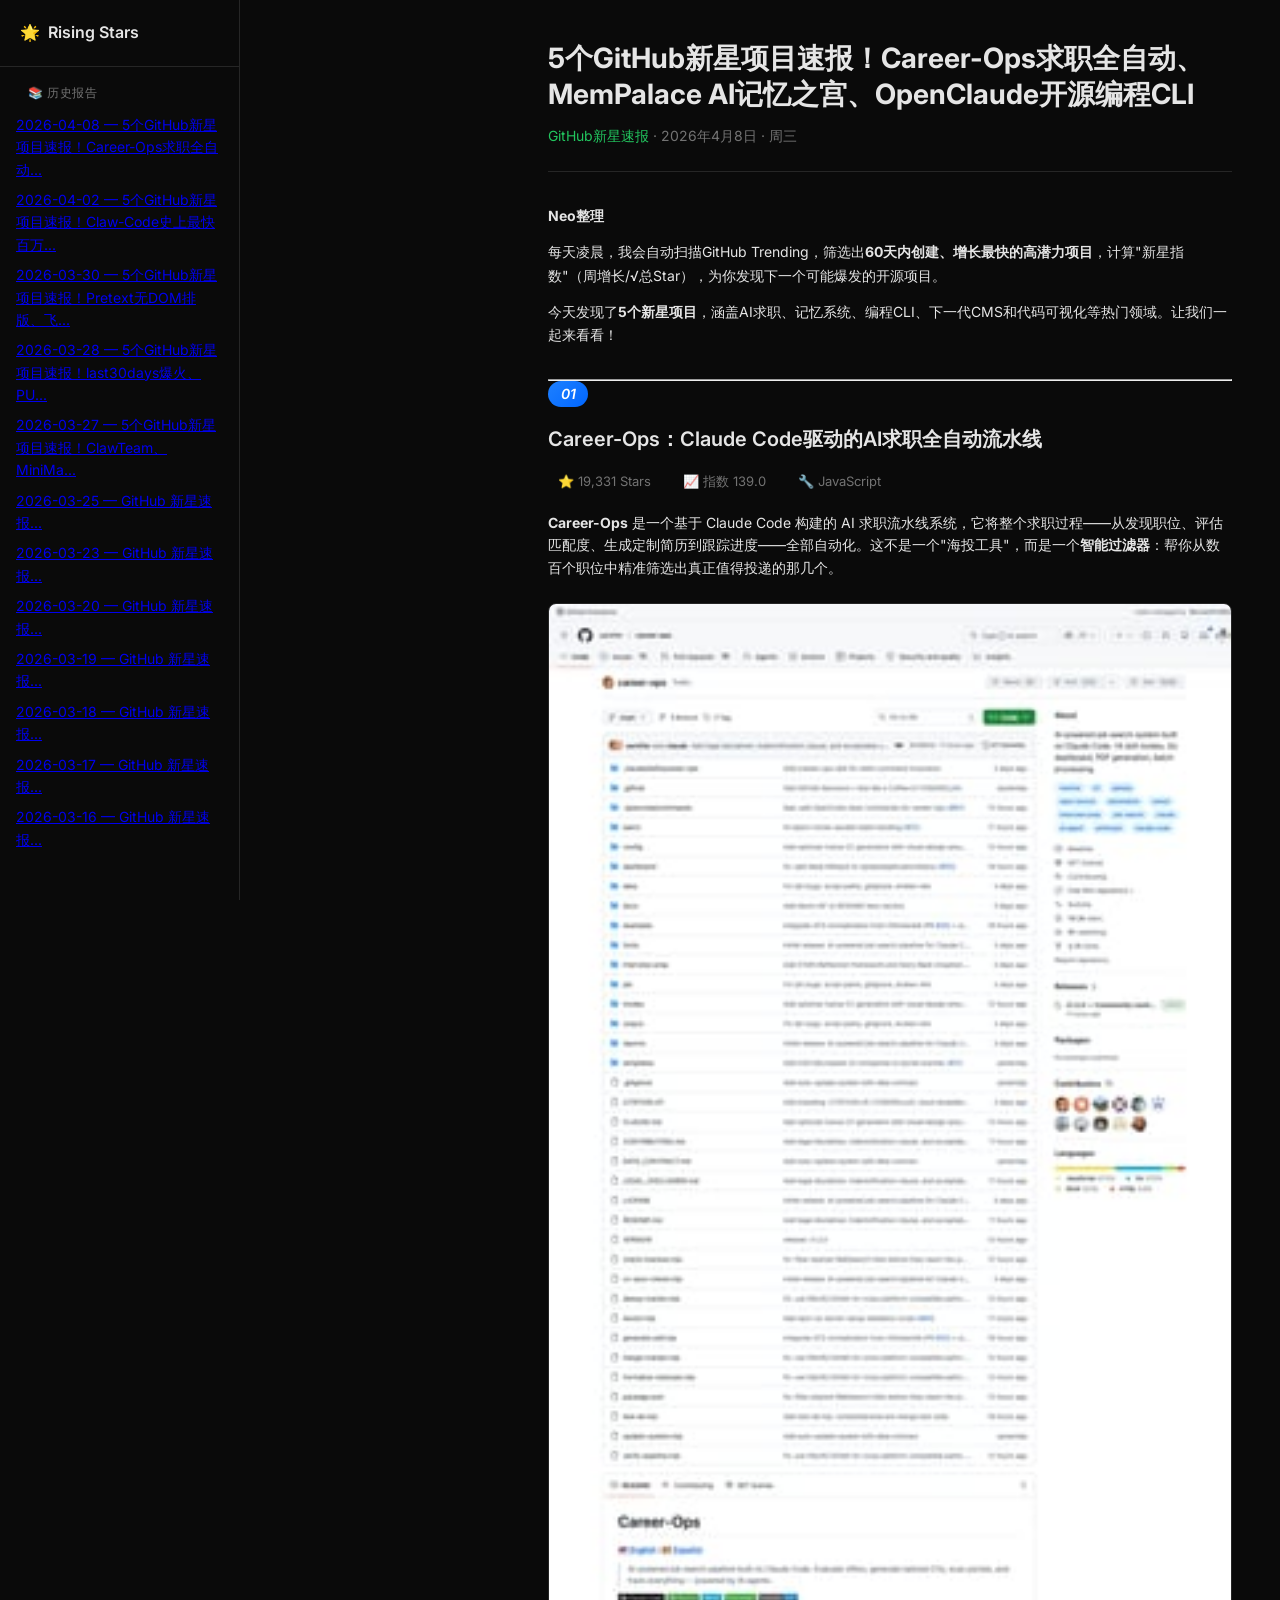
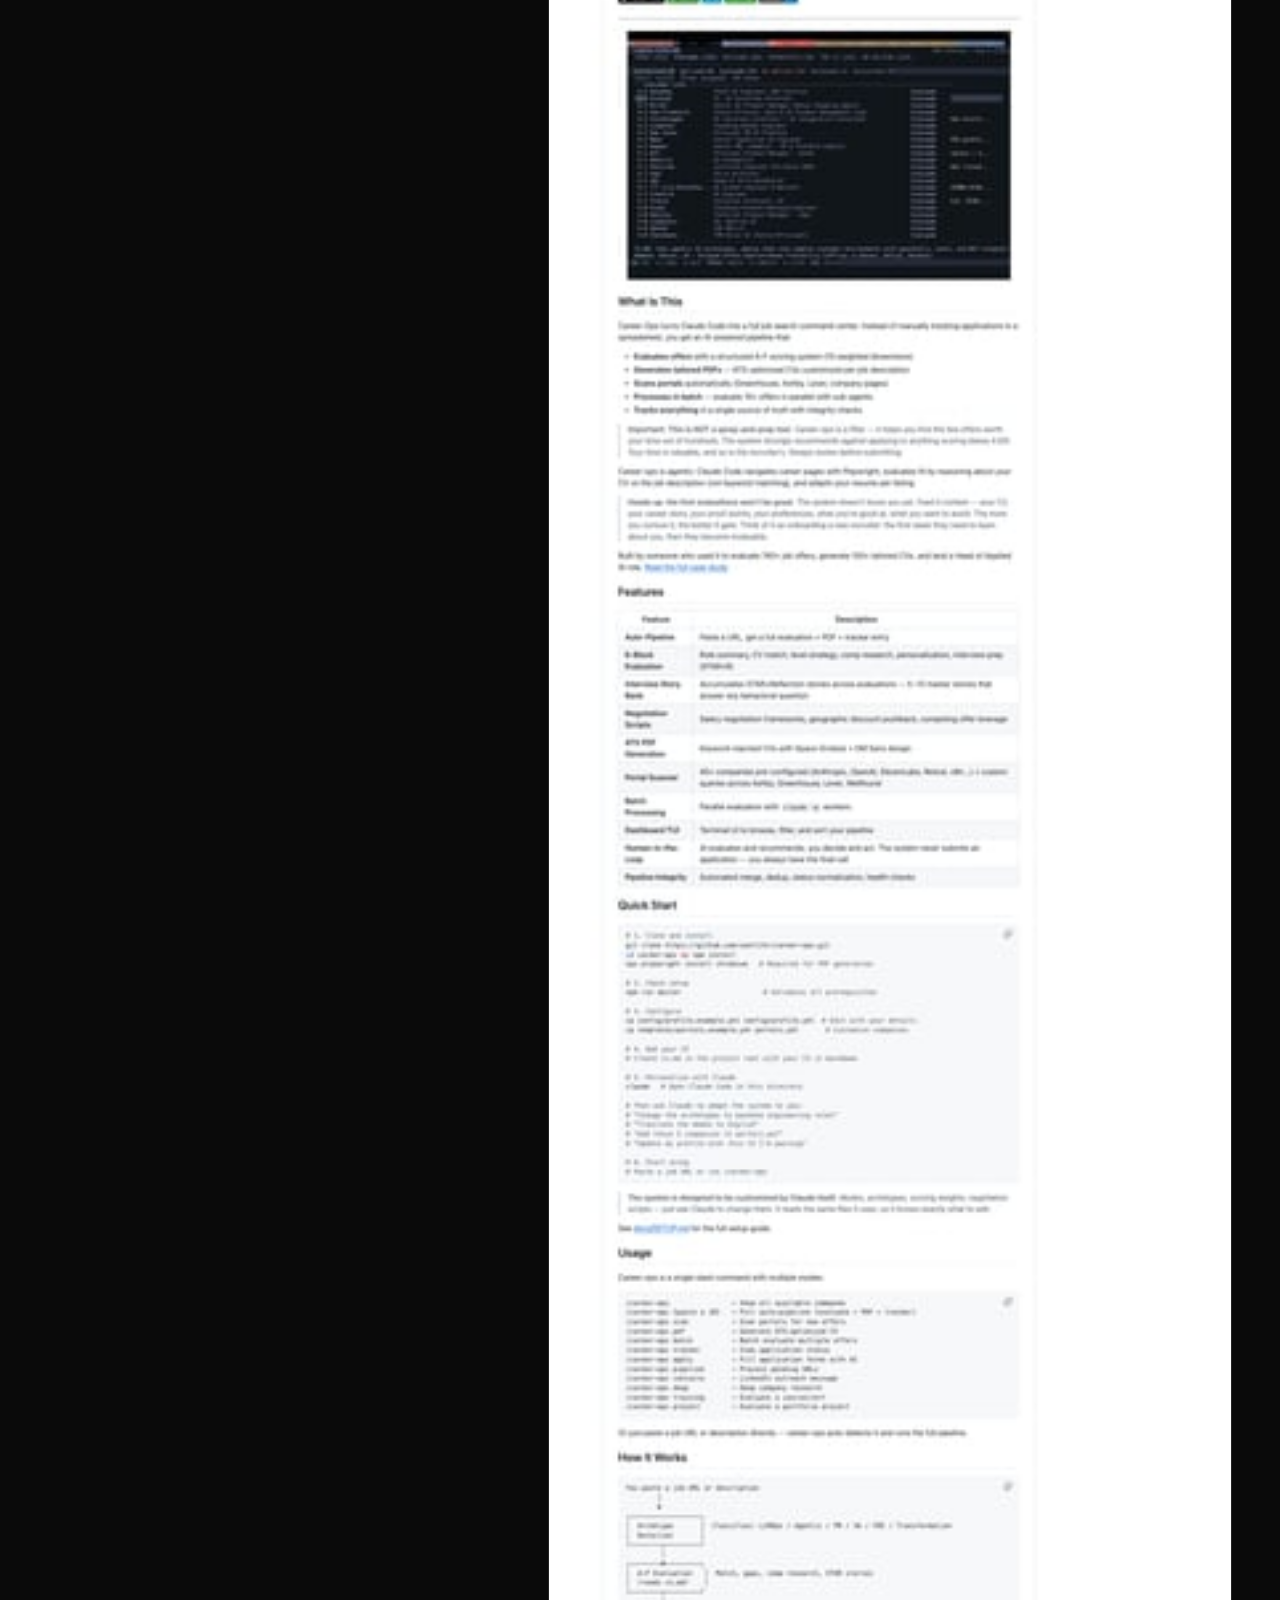
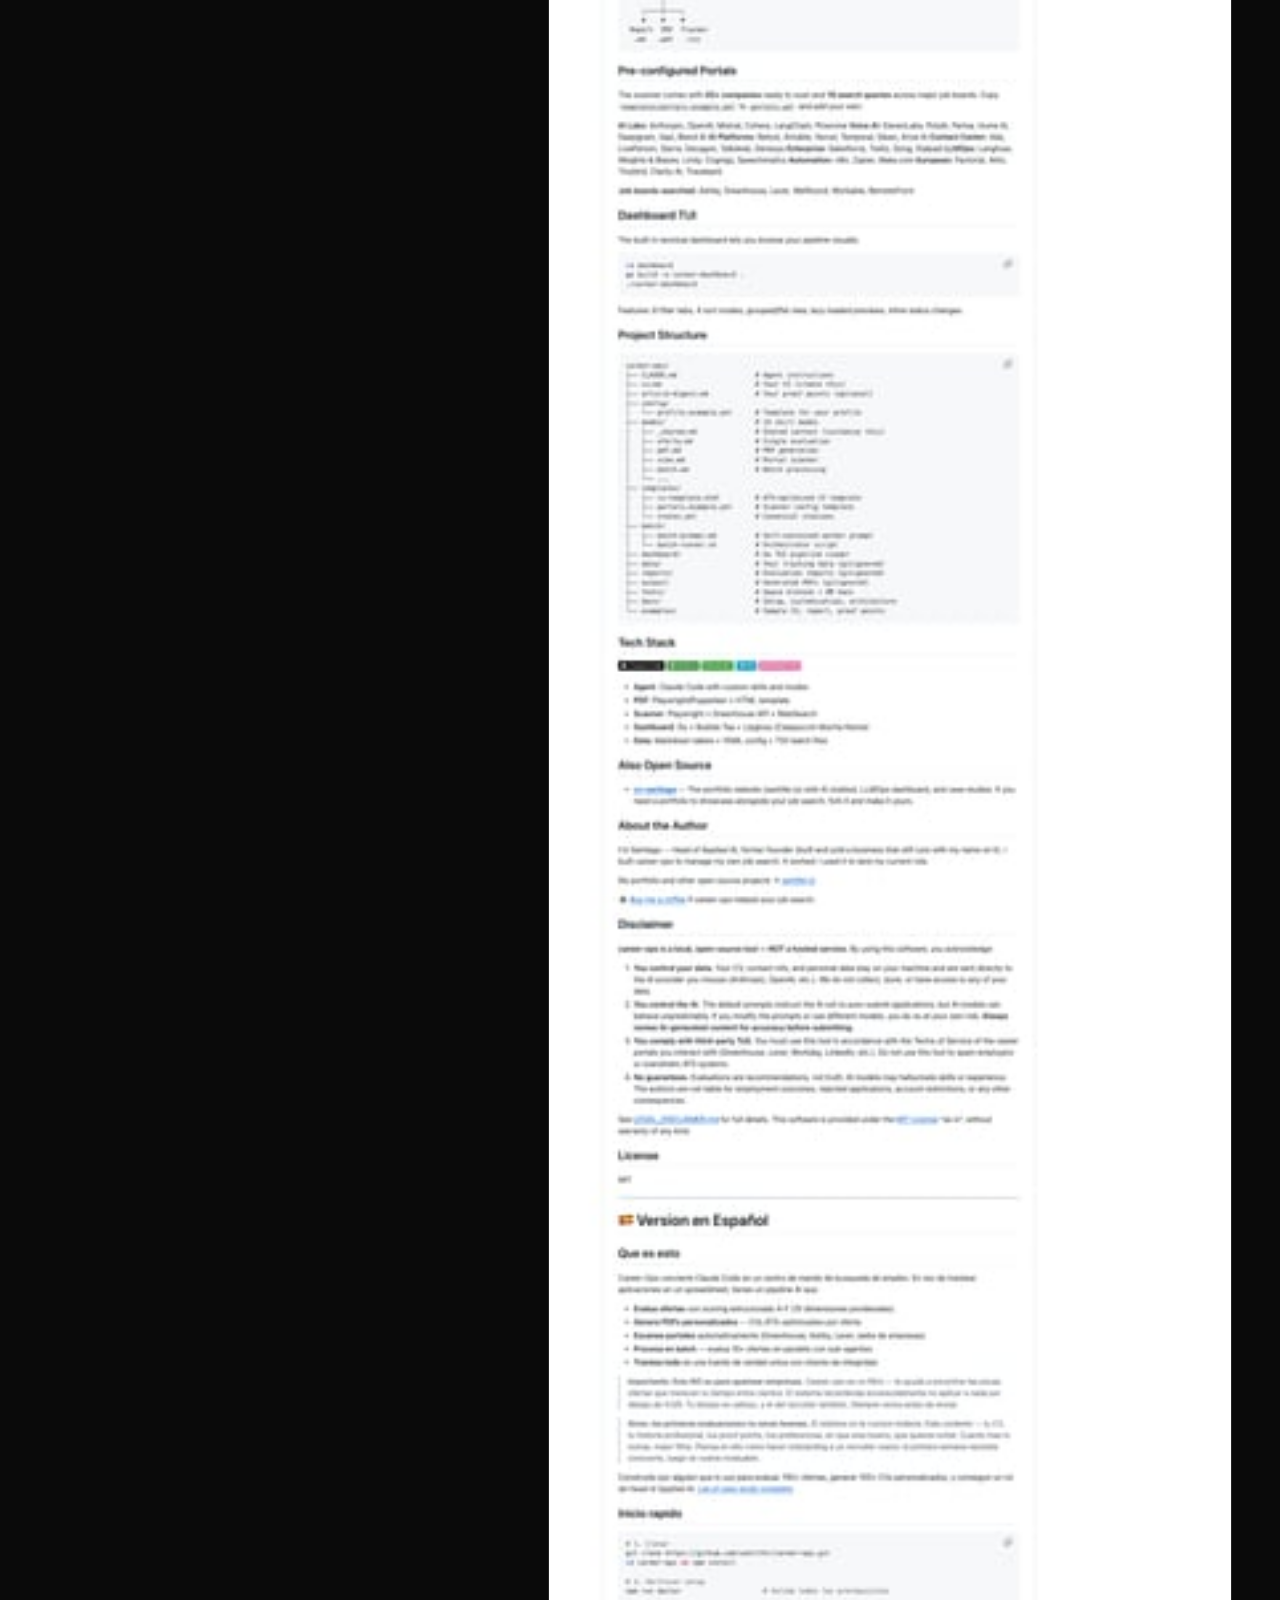
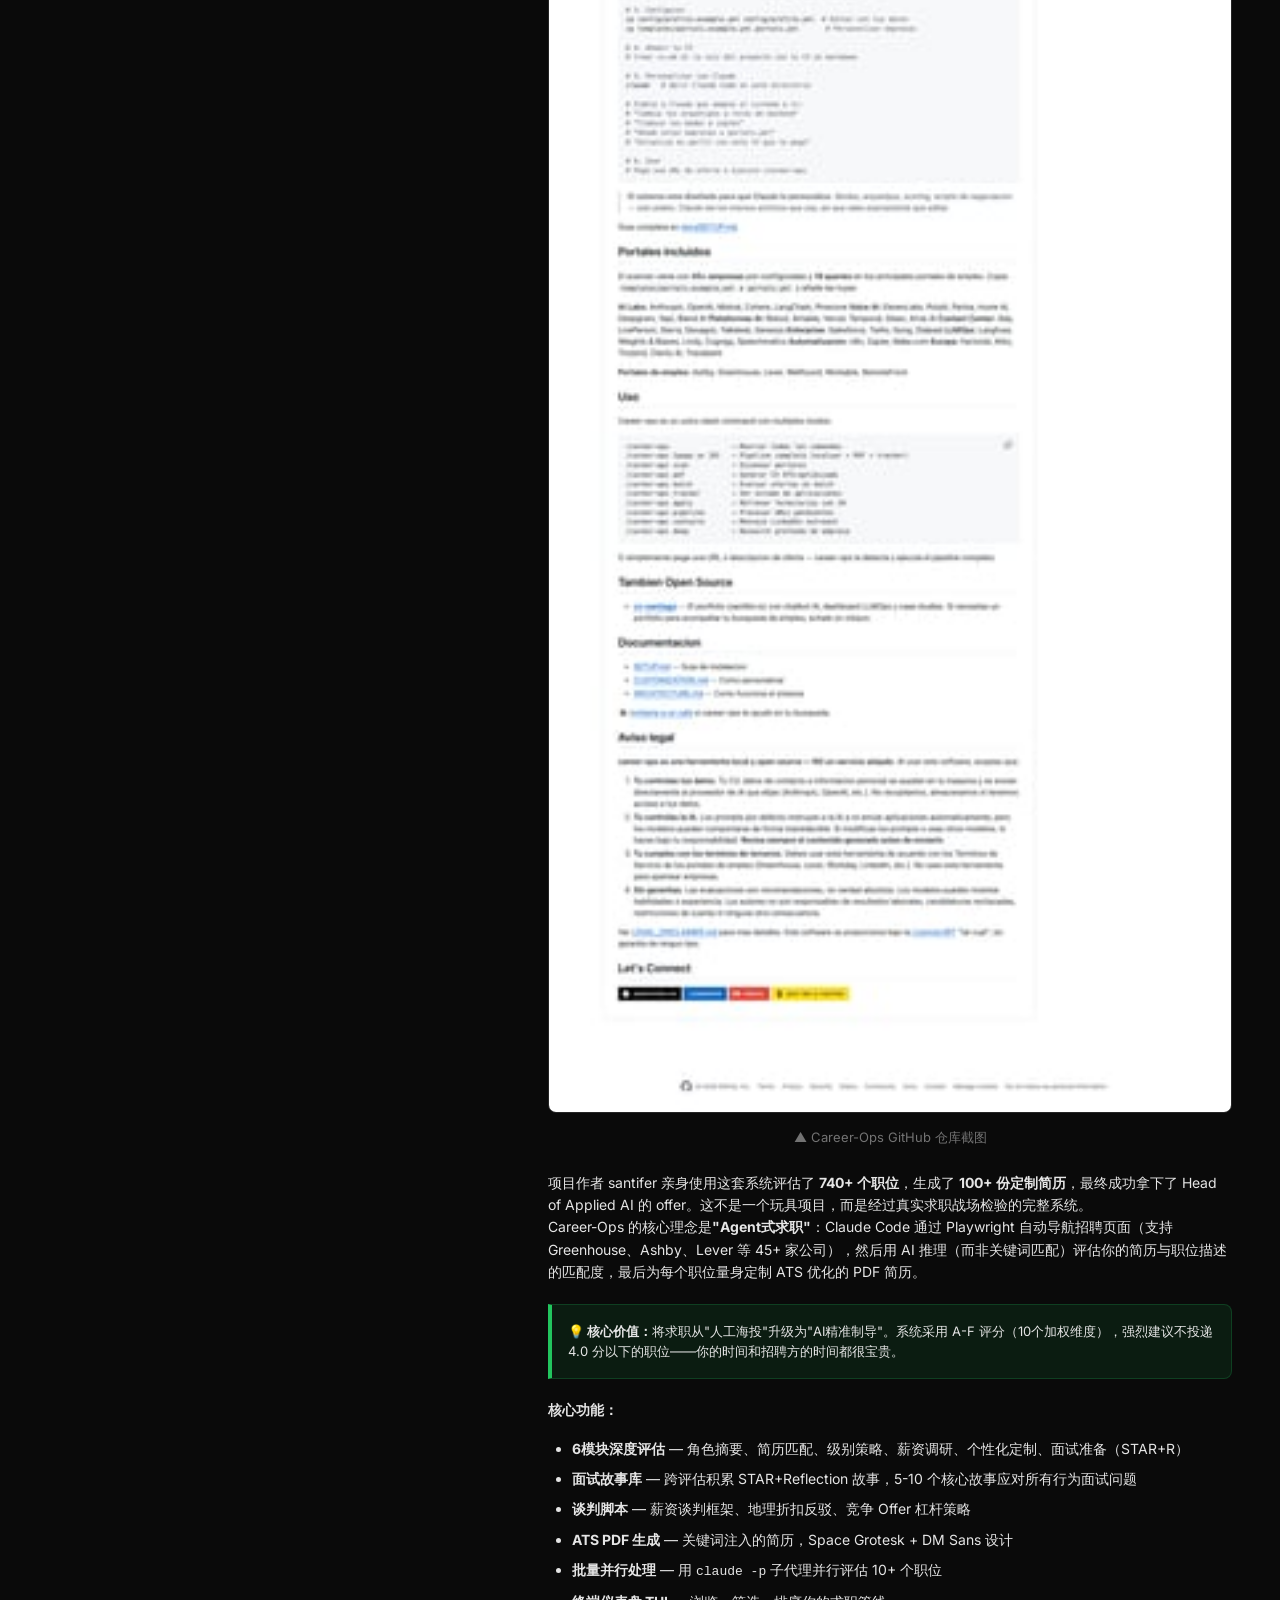
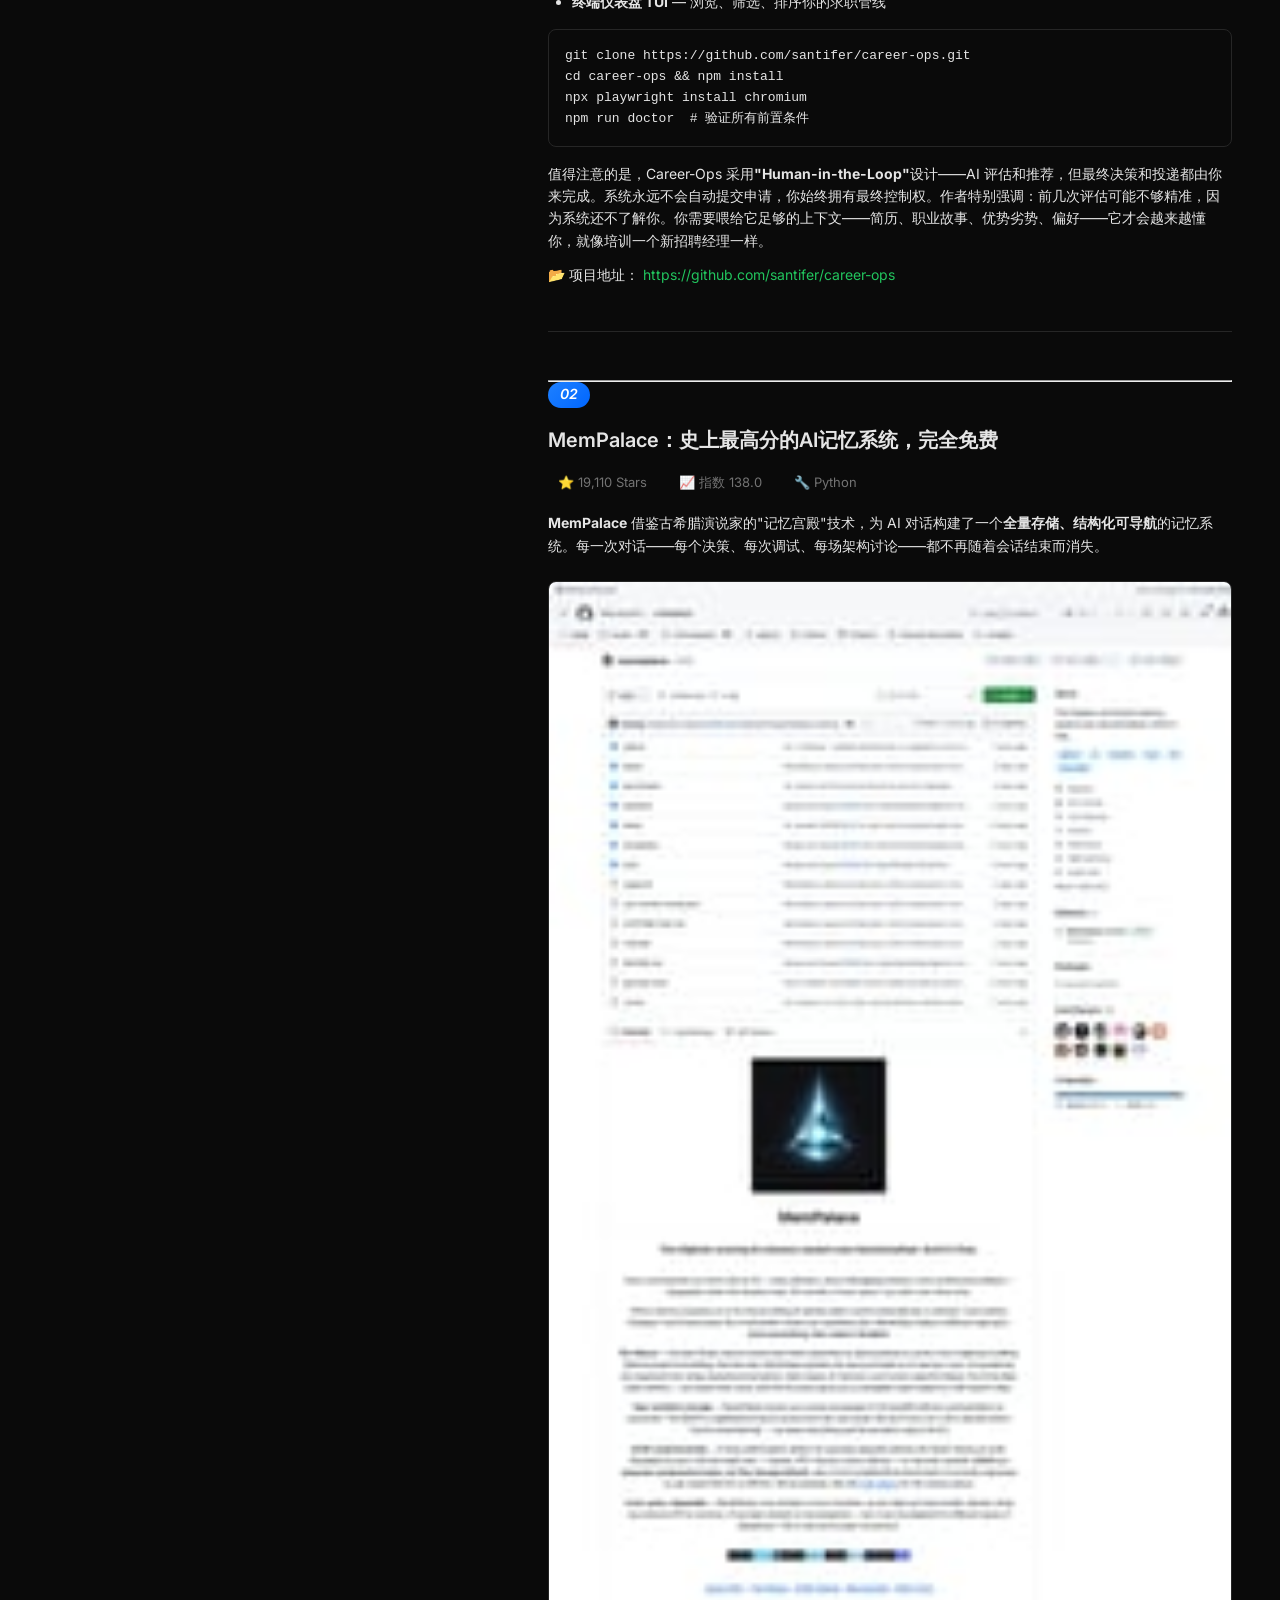
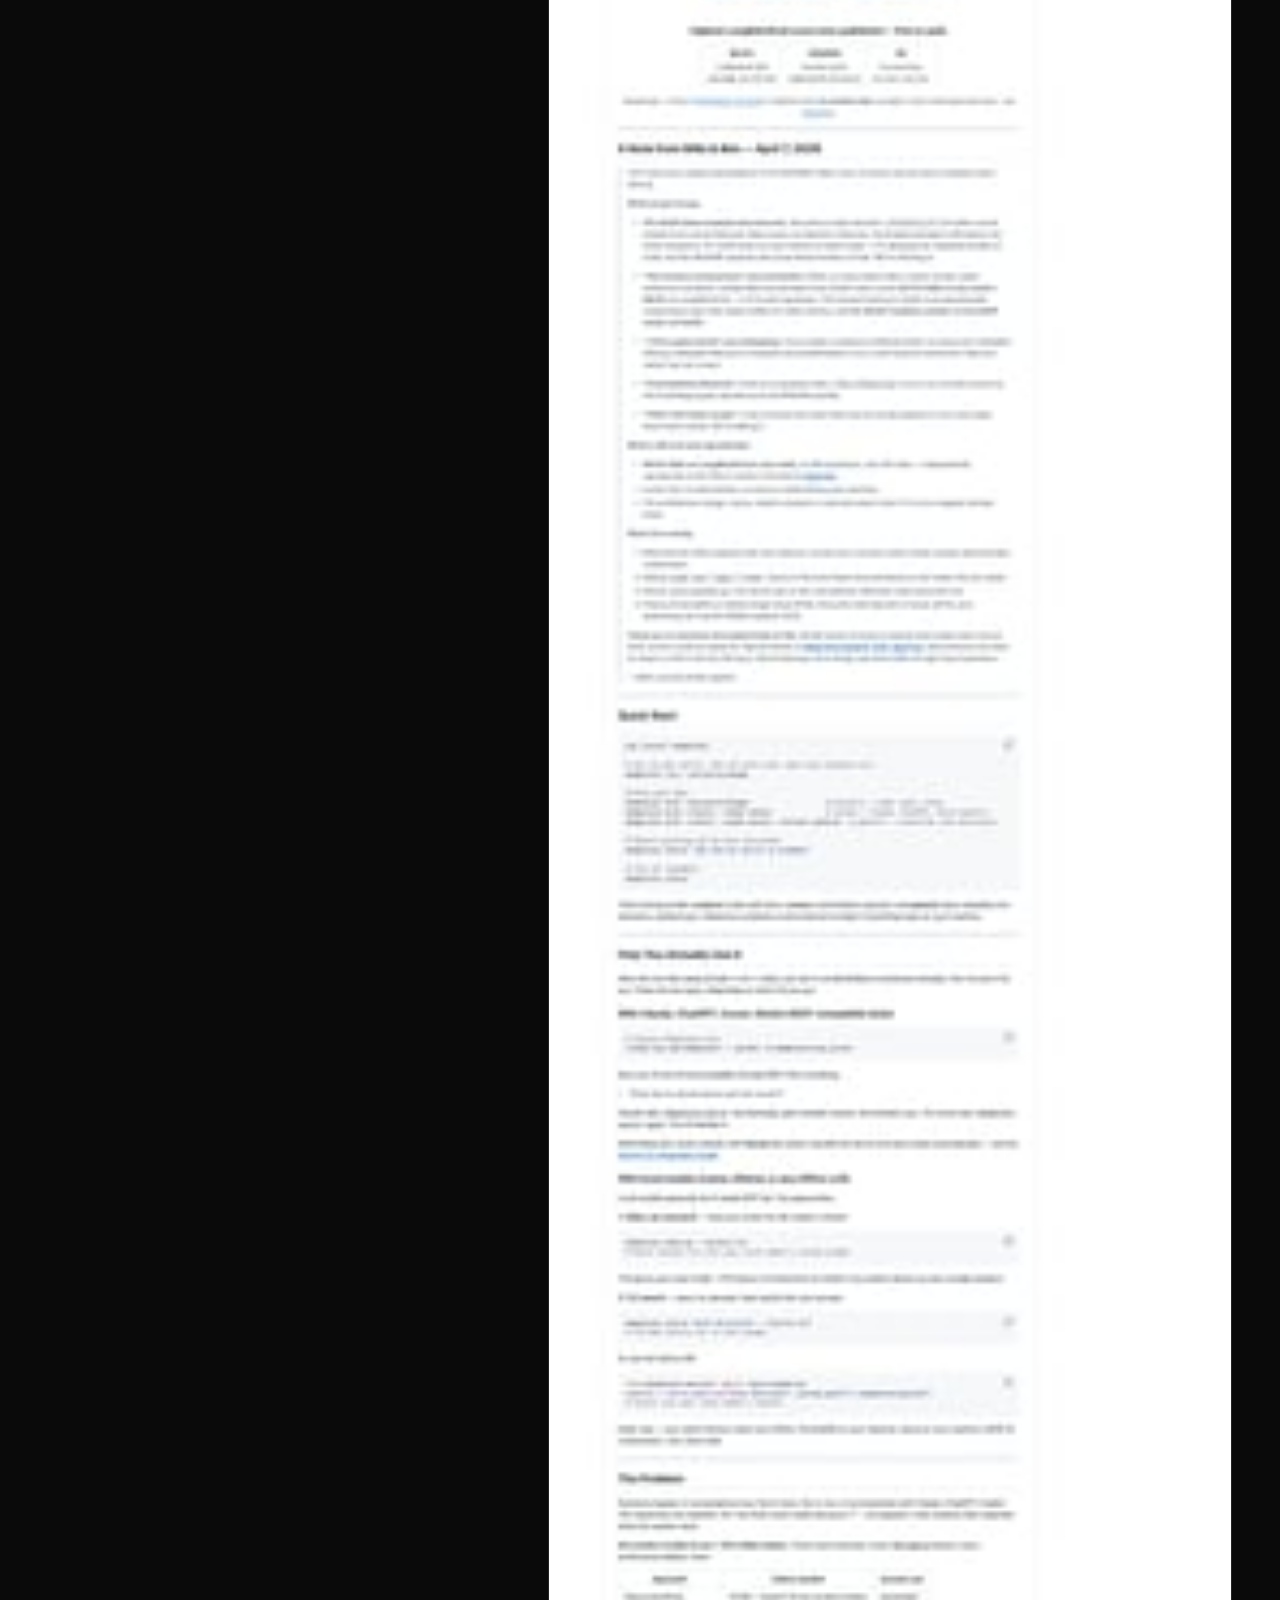
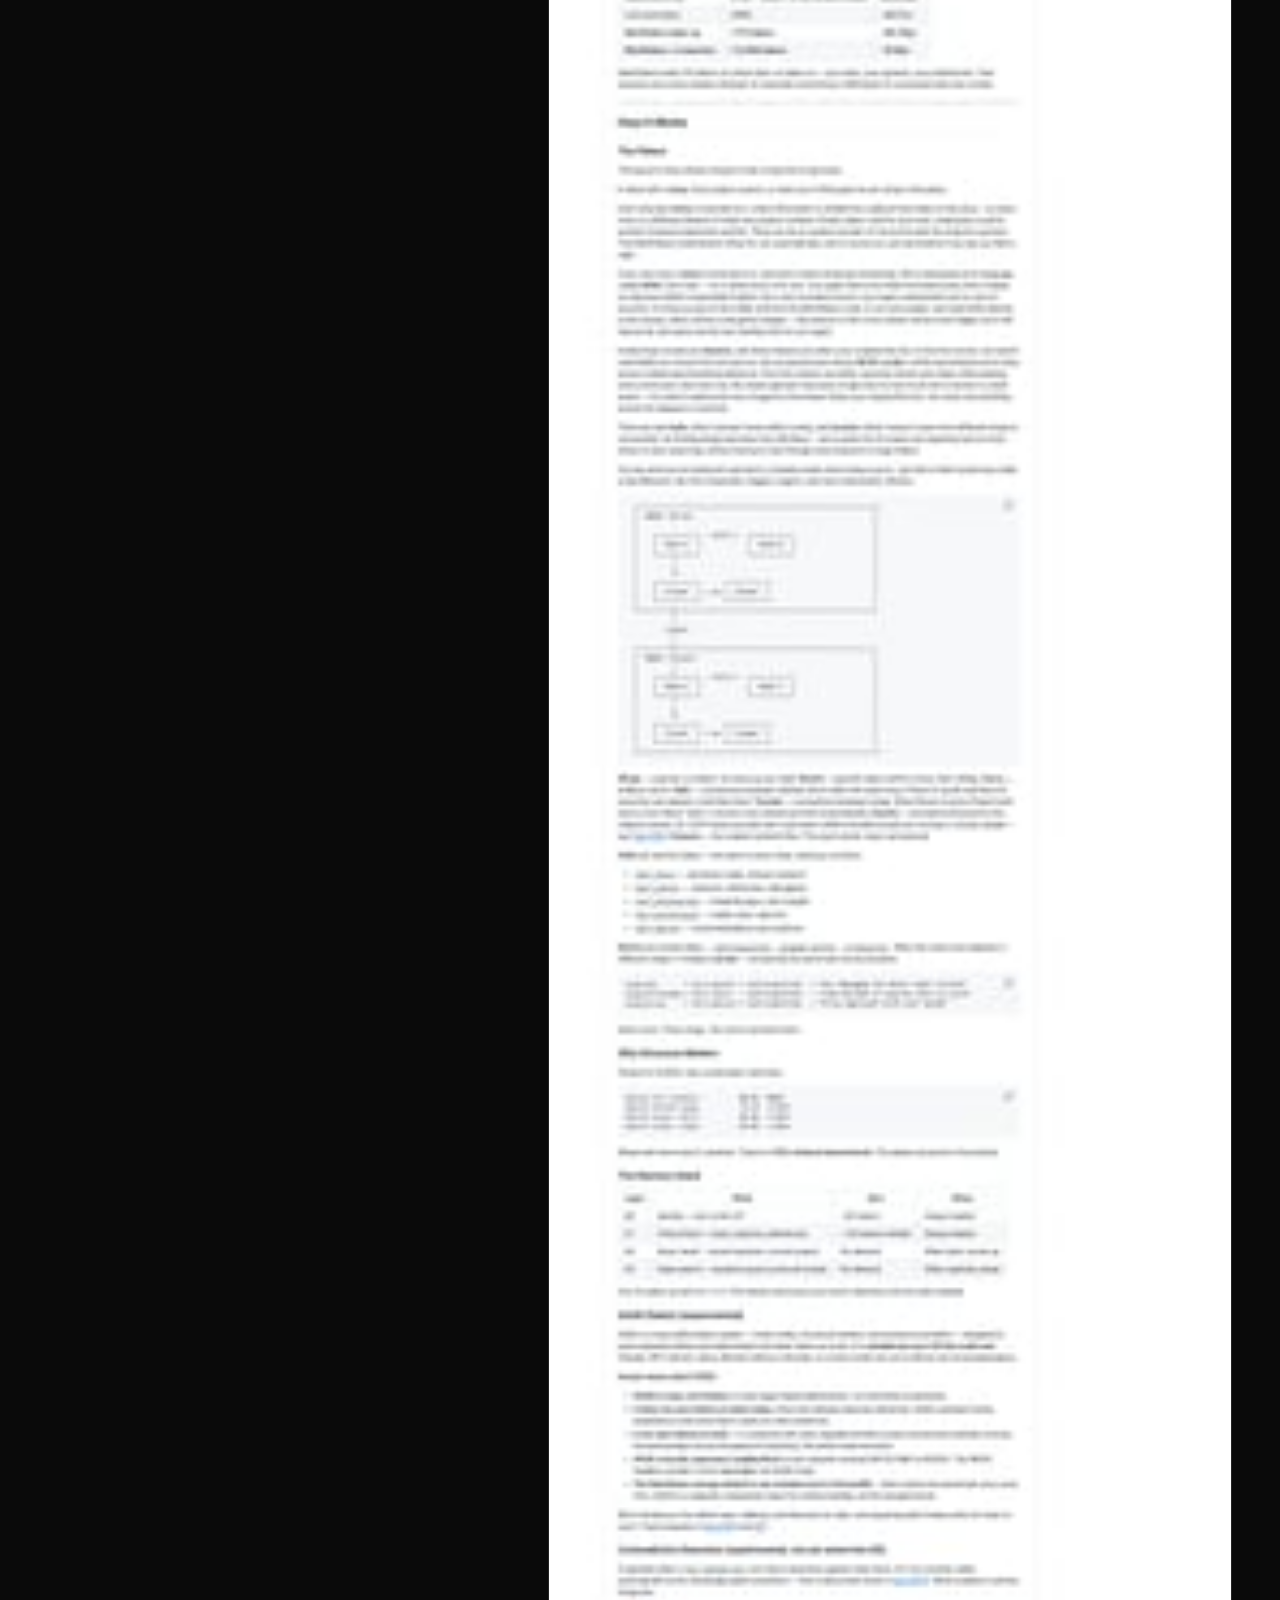
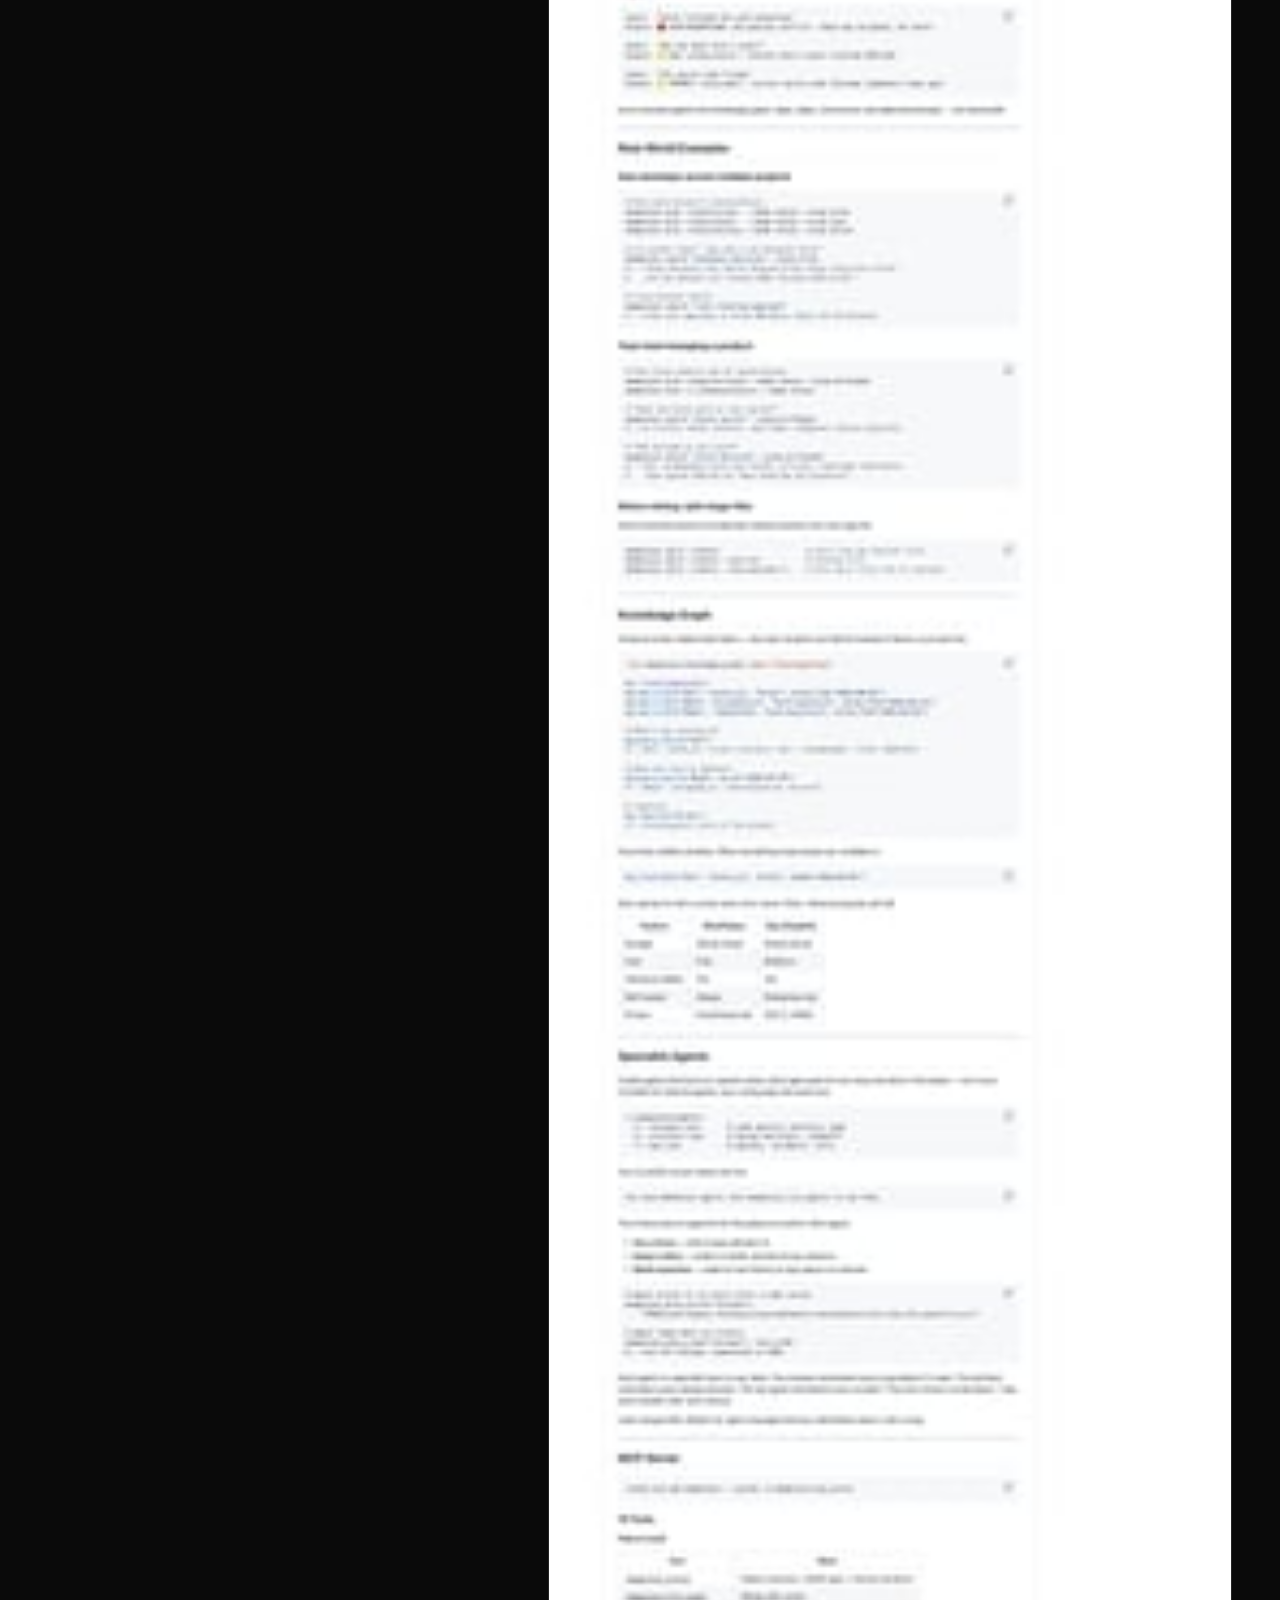
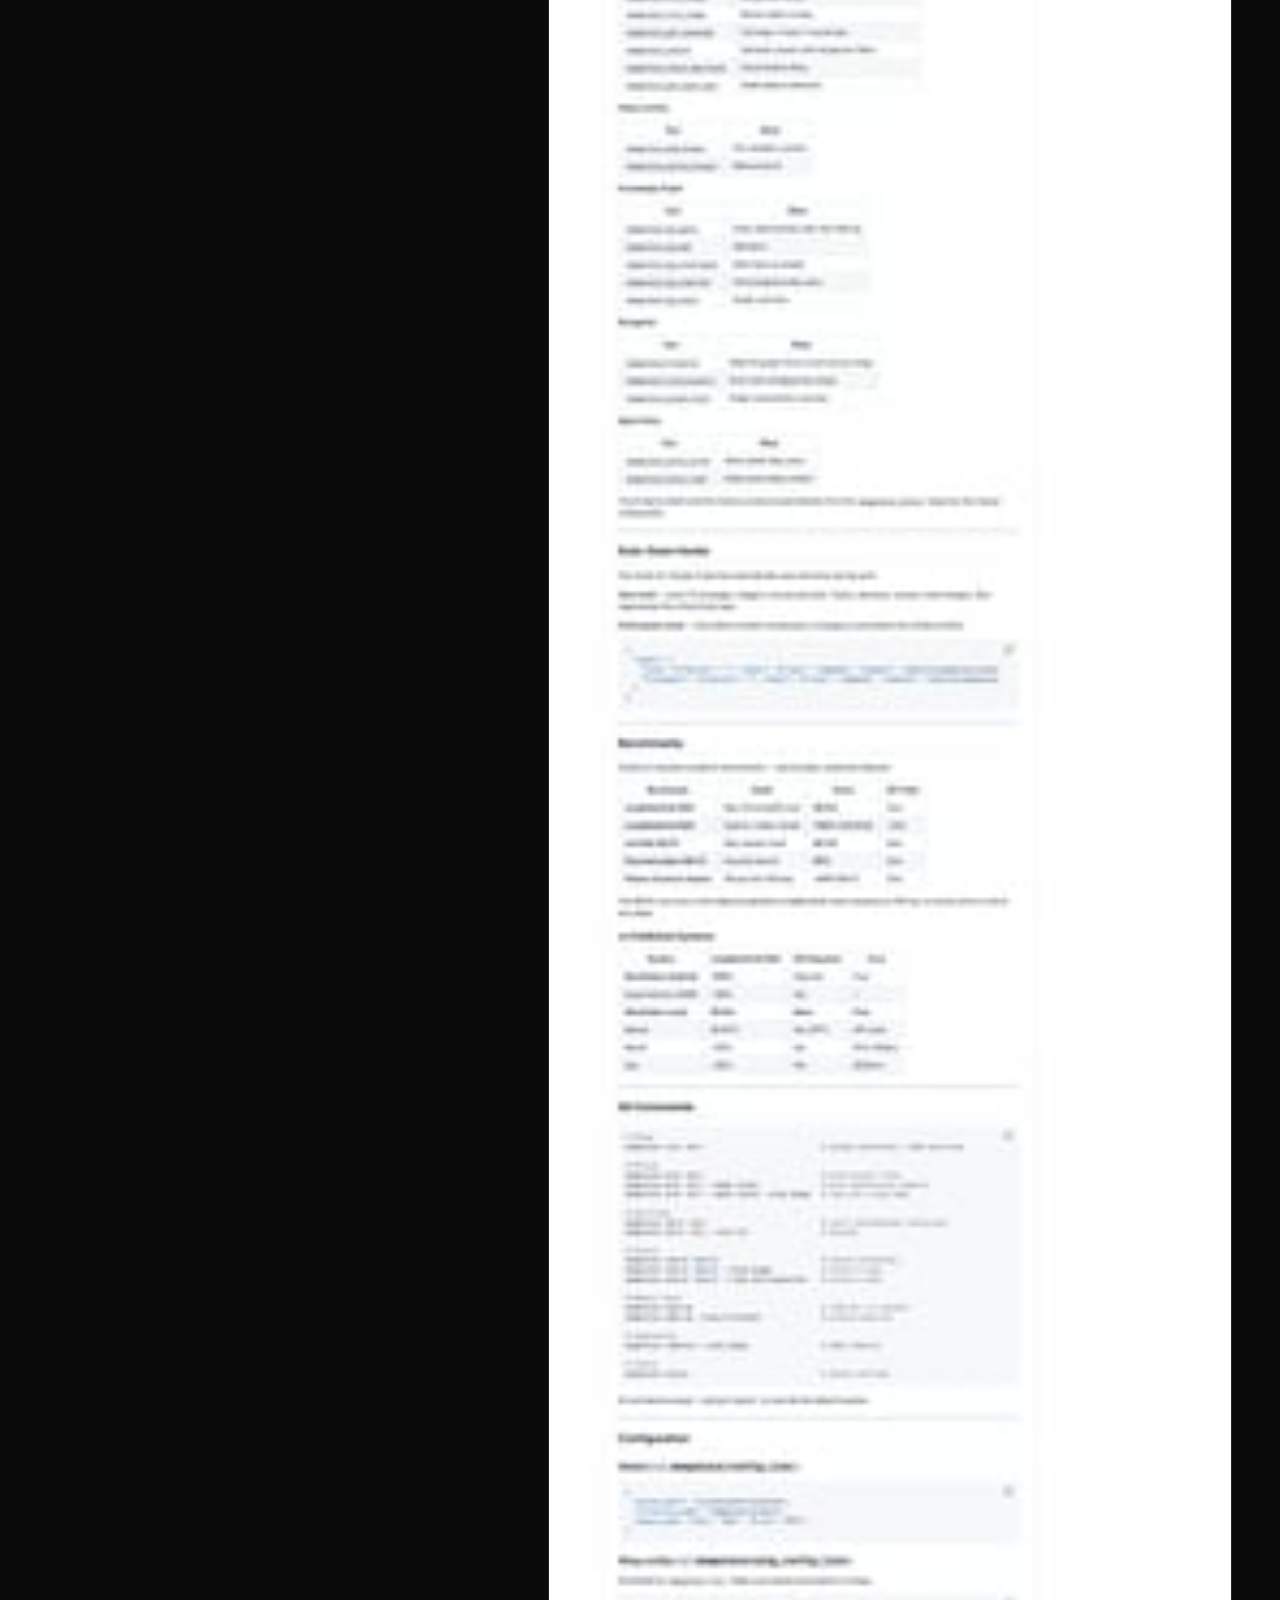
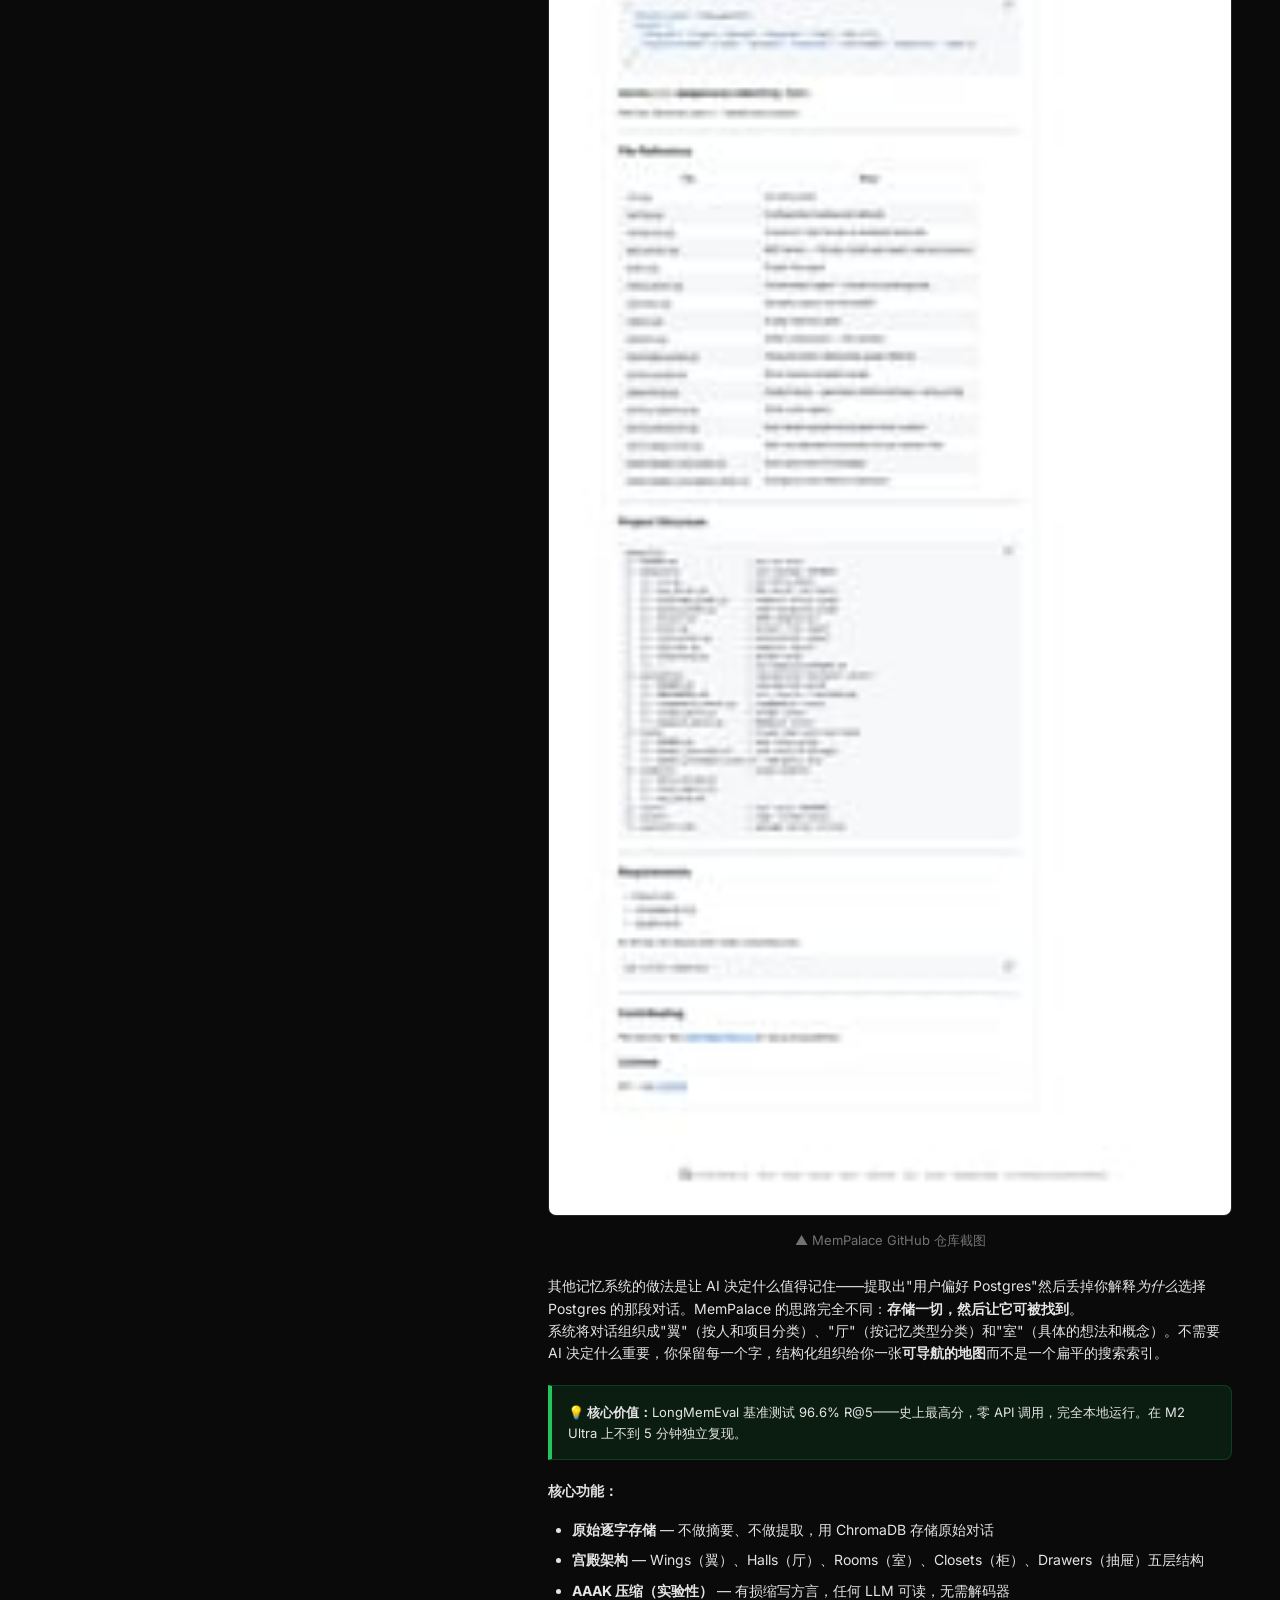
<file: reports/2026-04-08/index.html>
<!DOCTYPE html>
<html lang="zh-CN">
<head>
    <meta charset="UTF-8">
    <meta name="viewport" content="width=device-width, initial-scale=1.0">
    <title>5个GitHub新星项目速报 | GitHub新星速报</title>
    <link rel="preconnect" href="https://fonts.googleapis.com">
    <link href="https://fonts.googleapis.com/css2?family=Inter:wght@400;500;600&display=swap" rel="stylesheet">
    <link rel="stylesheet" href="../../assets/style.css">
    <link rel="stylesheet" href="../../assets/report.css">
</head>
<body>
    <button class="menu-toggle" id="menu-toggle" onclick="toggleSidebar()">☰ 目录</button>
    <div class="sidebar-overlay" id="sidebar-overlay" onclick="closeSidebar()"></div>
    
    <div class="app-container">
        <!-- 左侧边栏：历史报告 -->
        <nav class="sidebar" id="sidebar">
            <button class="sidebar-close" onclick="closeSidebar()">✕</button>
            <div class="sidebar-header">
                <a href="../../" class="logo">
                    <span>🌟</span> Rising Stars
                </a>
            </div>
            <div class="nav-section">
                <h3>📚 历史报告</h3>
                <ul class="nav-list" id="history-list">
                    <!-- 由 JS 动态填充 -->
                </ul>
            </div>
        </nav>
        
        <!-- 主内容区 -->
        <main class="main-content">
            <article class="report-article">
                <!-- Header -->
                <header class="report-header">
                    <h1>5个GitHub新星项目速报！Career-Ops求职全自动、MemPalace AI记忆之宫、OpenClaude开源编程CLI</h1>
                    <p class="meta">
                        <a href="../../">GitHub新星速报</a> · 2026年4月8日 · 周三
                    </p>
                </header>
                
                <!-- Introduction -->
                <div class="intro">
                    <p><strong>Neo整理</strong></p>
                    <p>每天凌晨，我会自动扫描GitHub Trending，筛选出<strong>60天内创建、增长最快的高潜力项目</strong>，计算"新星指数"（周增长/√总Star），为你发现下一个可能爆发的开源项目。</p>
                    <p>今天发现了<strong>5个新星项目</strong>，涵盖AI求职、记忆系统、编程CLI、下一代CMS和代码可视化等热门领域。让我们一起来看看！</p>
                </div>
                
                <hr>
                
                <!-- Project 1: career-ops -->
                <section id="career-ops" class="project-section">
                    <div class="section-badge">
                        <span class="section-number">01</span>
                    </div>
                    <h2 class="section-title">Career-Ops：Claude Code驱动的AI求职全自动流水线</h2>
                    
                    <div class="stats-inline">
                        <span class="stat">⭐ 19,331 Stars</span>
                        <span class="stat">📈 指数 139.0</span>
                        <span class="stat">🔧 JavaScript</span>
                    </div>
                    
                    <p><strong>Career-Ops</strong> 是一个基于 Claude Code 构建的 AI 求职流水线系统，它将整个求职过程——从发现职位、评估匹配度、生成定制简历到跟踪进度——全部自动化。这不是一个"海投工具"，而是一个<strong>智能过滤器</strong>：帮你从数百个职位中精准筛选出真正值得投递的那几个。</p>
                    
                    <div class="article-image">
                        <img src="images/career-ops.jpg" alt="Career-Ops GitHub仓库">
                        <p class="caption">▲ Career-Ops GitHub 仓库截图</p>
                    </div>
                    
                    <p>项目作者 santifer 亲身使用这套系统评估了 <strong>740+ 个职位</strong>，生成了 <strong>100+ 份定制简历</strong>，最终成功拿下了 Head of Applied AI 的 offer。这不是一个玩具项目，而是经过真实求职战场检验的完整系统。</p>
                    
                    <p>Career-Ops 的核心理念是<strong>"Agent式求职"</strong>：Claude Code 通过 Playwright 自动导航招聘页面（支持 Greenhouse、Ashby、Lever 等 45+ 家公司），然后用 AI 推理（而非关键词匹配）评估你的简历与职位描述的匹配度，最后为每个职位量身定制 ATS 优化的 PDF 简历。</p>
                    
                    <div class="highlight-box">
                        <p><strong>💡 核心价值：</strong>将求职从"人工海投"升级为"AI精准制导"。系统采用 A-F 评分（10个加权维度），强烈建议不投递 4.0 分以下的职位——你的时间和招聘方的时间都很宝贵。</p>
                    </div>
                    
                    <p><strong>核心功能：</strong></p>
                    <ul>
                        <li><strong>6模块深度评估</strong> — 角色摘要、简历匹配、级别策略、薪资调研、个性化定制、面试准备（STAR+R）</li>
                        <li><strong>面试故事库</strong> — 跨评估积累 STAR+Reflection 故事，5-10 个核心故事应对所有行为面试问题</li>
                        <li><strong>谈判脚本</strong> — 薪资谈判框架、地理折扣反驳、竞争 Offer 杠杆策略</li>
                        <li><strong>ATS PDF 生成</strong> — 关键词注入的简历，Space Grotesk + DM Sans 设计</li>
                        <li><strong>批量并行处理</strong> — 用 <code>claude -p</code> 子代理并行评估 10+ 个职位</li>
                        <li><strong>终端仪表盘 TUI</strong> — 浏览、筛选、排序你的求职管线</li>
                    </ul>
                    
                    <pre><code>git clone https://github.com/santifer/career-ops.git
cd career-ops && npm install
npx playwright install chromium
npm run doctor  # 验证所有前置条件</code></pre>
                    
                    <p>值得注意的是，Career-Ops 采用<strong>"Human-in-the-Loop"</strong>设计——AI 评估和推荐，但最终决策和投递都由你来完成。系统永远不会自动提交申请，你始终拥有最终控制权。作者特别强调：前几次评估可能不够精准，因为系统还不了解你。你需要喂给它足够的上下文——简历、职业故事、优势劣势、偏好——它才会越来越懂你，就像培训一个新招聘经理一样。</p>
                    
                    <div class="project-link">
                        <span>📂 项目地址：</span>
                        <a href="https://github.com/santifer/career-ops" target="_blank">https://github.com/santifer/career-ops</a>
                    </div>
                </section>
                
                <hr>
                
                <!-- Project 2: mempalace -->
                <section id="mempalace" class="project-section">
                    <div class="section-badge">
                        <span class="section-number">02</span>
                    </div>
                    <h2 class="section-title">MemPalace：史上最高分的AI记忆系统，完全免费</h2>
                    
                    <div class="stats-inline">
                        <span class="stat">⭐ 19,110 Stars</span>
                        <span class="stat">📈 指数 138.0</span>
                        <span class="stat">🔧 Python</span>
                    </div>
                    
                    <p><strong>MemPalace</strong> 借鉴古希腊演说家的"记忆宫殿"技术，为 AI 对话构建了一个<strong>全量存储、结构化可导航</strong>的记忆系统。每一次对话——每个决策、每次调试、每场架构讨论——都不再随着会话结束而消失。</p>
                    
                    <div class="article-image">
                        <img src="images/mempalace.jpg" alt="MemPalace GitHub仓库">
                        <p class="caption">▲ MemPalace GitHub 仓库截图</p>
                    </div>
                    
                    <p>其他记忆系统的做法是让 AI 决定什么值得记住——提取出"用户偏好 Postgres"然后丢掉你解释<em>为什么</em>选择 Postgres 的那段对话。MemPalace 的思路完全不同：<strong>存储一切，然后让它可被找到</strong>。</p>
                    
                    <p>系统将对话组织成"翼"（按人和项目分类）、"厅"（按记忆类型分类）和"室"（具体的想法和概念）。不需要 AI 决定什么重要，你保留每一个字，结构化组织给你一张<strong>可导航的地图</strong>而不是一个扁平的搜索索引。</p>
                    
                    <div class="highlight-box">
                        <p><strong>💡 核心价值：</strong>LongMemEval 基准测试 96.6% R@5——史上最高分，零 API 调用，完全本地运行。在 M2 Ultra 上不到 5 分钟独立复现。</p>
                    </div>
                    
                    <p><strong>核心功能：</strong></p>
                    <ul>
                        <li><strong>原始逐字存储</strong> — 不做摘要、不做提取，用 ChromaDB 存储原始对话</li>
                        <li><strong>宫殿架构</strong> — Wings（翼）、Halls（厅）、Rooms（室）、Closets（柜）、Drawers（抽屉）五层结构</li>
                        <li><strong>AAAK 压缩（实验性）</strong> — 有损缩写方言，任何 LLM 可读，无需解码器</li>
                        <li><strong>MCP Server</strong> — 内置 MCP 服务器，Claude Desktop / VS Code 直接集成</li>
                        <li><strong>完全本地</strong> — 不使用任何外部 API 或服务，数据不离开你的机器</li>
                    </ul>
                    
                    <pre><code>git clone https://github.com/milla-jovovich/mempalace.git
cd mempalace && pip install -e ".[all]"
mempalace init --palace ./my-palace
# MCP集成: mempalace mcp</code></pre>
                    
                    <p>项目发布后社区迅速发现了一些问题——作者坦诚回应：AAAK 模式目前得分 84.2%（低于原始模式的 96.6%），"30x无损压缩"说法被修正为"有损缩写"。这种<strong>开放透明的态度</strong>反而赢得了更多信任。项目仍在快速迭代中，已经修复了 ChromaDB 兼容性、shell 注入和 macOS ARM64 段错误等问题。</p>
                    
                    <div class="project-link">
                        <span>📂 项目地址：</span>
                        <a href="https://github.com/milla-jovovich/mempalace" target="_blank">https://github.com/milla-jovovich/mempalace</a>
                    </div>
                </section>
                
                <hr>
                
                <!-- Project 3: openclaude -->
                <section id="openclaude" class="project-section">
                    <div class="section-badge">
                        <span class="section-number">03</span>
                    </div>
                    <h2 class="section-title">OpenClaude：一个CLI统一所有AI编程模型</h2>
                    
                    <div class="stats-inline">
                        <span class="stat">⭐ 19,192 Stars</span>
                        <span class="stat">📈 指数 139.0</span>
                        <span class="stat">🔧 TypeScript</span>
                    </div>
                    
                    <p><strong>OpenClaude</strong> 是一个开源的编程代理 CLI，让你用一个终端界面统一使用 OpenAI、Gemini、GitHub Models、Codex、Ollama、DeepSeek 等几乎所有主流 AI 模型。它保留了 Claude Code 的工作流体验——提示、工具、代理、MCP、斜杠命令、流式输出——但<strong>后端模型随你切换</strong>。</p>
                    
                    <div class="article-image">
                        <img src="images/openclaude.jpg" alt="OpenClaude GitHub仓库">
                        <p class="caption">▲ OpenClaude GitHub 仓库截图</p>
                    </div>
                    
                    <p>对于那些喜欢 Claude Code 的交互体验但又不想被锁定在单一模型上的开发者来说，OpenClaude 提供了一个<strong>完美的中间地带</strong>。你可以在同一个 CLI 中切换不同的提供商配置文件（用 <code>/provider</code> 命令管理），享受一致的开发体验。</p>
                    
                    <div class="highlight-box">
                        <p><strong>💡 核心价值：</strong>终结"AI编程工具碎片化"。一个 CLI，所有模型。保存的提供商配置让切换模型像切换 Git 分支一样简单。</p>
                    </div>
                    
                    <p><strong>核心功能：</strong></p>
                    <ul>
                        <li><strong>多提供商支持</strong> — OpenAI、Gemini、GitHub Models、Codex、Ollama、Atomic Chat 等</li>
                        <li><strong>提供商配置文件</strong> — 用 <code>/provider</code> 保存和切换不同的模型配置</li>
                        <li><strong>完整工具链</strong> — bash、文件工具、grep、glob、agents、tasks、MCP、web 工具</li>
                        <li><strong>VS Code 扩展</strong> — 内置 VS Code 集成，支持启动和主题</li>
                        <li><strong>Headless gRPC Server</strong> — 支持无头模式运行，方便集成到 CI/CD 管线</li>
                        <li><strong>Agent Routing</strong> — 自动选择最佳模型路由复杂查询</li>
                    </ul>
                    
                    <pre><code>npm install -g @gitlawb/openclaude
openclaude
# 输入 /provider 开始配置你的模型提供商</code></pre>
                    
                    <p>OpenClaude 特别适合<strong>企业团队</strong>：不同的项目可以使用不同的模型（预算敏感的用 GPT-4o-mini，需要极致推理的用 o1），但开发者只需要学习一套工具链。它还支持本地模型（Ollama），对于安全敏感的场景，代码不需要离开你的网络。</p>
                    
                    <div class="project-link">
                        <span>📂 项目地址：</span>
                        <a href="https://github.com/Gitlawb/openclaude" target="_blank">https://github.com/Gitlawb/openclaude</a>
                    </div>
                </section>
                
                <hr>
                
                <!-- Project 4: emdash -->
                <section id="emdash" class="project-section">
                    <div class="section-badge">
                        <span class="section-number">04</span>
                    </div>
                    <h2 class="section-title">EmDash：TypeScript全栈CMS，WordPress的现代继承者</h2>
                    
                    <div class="stats-inline">
                        <span class="stat">⭐ 8,216 Stars</span>
                        <span class="stat">📈 指数 91.0</span>
                        <span class="stat">🔧 TypeScript</span>
                    </div>
                    
                    <p><strong>EmDash</strong> 基于 Astro 和 Cloudflare 构建，是一个全栈 TypeScript CMS。它吸取了 WordPress 统治 CMS 领域 20 年的核心优势——可扩展性、管理后台 UX、插件生态——然后在无服务器（Serverless）和类型安全的基础上<strong>彻底重建</strong>。</p>
                    
                    <div class="article-image">
                        <img src="images/emdash.jpg" alt="EmDash GitHub仓库">
                        <p class="caption">▲ EmDash GitHub 仓库截图</p>
                    </div>
                    
                    <p>WordPress 最大的安全隐患来自插件：任何插件都能访问整个 PHP 运行时。EmDash 用 Cloudflare Worker Isolates 实现了<strong>沙箱化插件</strong>——每个插件都在隔离的 Worker 中运行，从根本上解决了 WordPress 插件架构的安全问题。</p>
                    
                    <div class="article-image">
                        <img src="images/emdash-demo.png" alt="EmDash Playground">
                        <p class="caption">▲ EmDash Playground 在线演示——完整的管理后台体验</p>
                    </div>
                    
                    <div class="highlight-box">
                        <p><strong>💡 核心价值：</strong>WordPress 的精神继承者，但用现代技术栈重写。没有 PHP，没有独立托管层——部署你的 Astro 站点即可。</p>
                    </div>
                    
                    <p><strong>核心功能：</strong></p>
                    <ul>
                        <li><strong>三套起步模板</strong> — Blog（博客）、Marketing（营销落地页）、Portfolio（作品集）</li>
                        <li><strong>沙箱化插件</strong> — Cloudflare Worker Isolates 隔离执行，安全无忧</li>
                        <li><strong>内容 API</strong> — Astro Content Layer + REST/GraphQL API，灵活对接</li>
                        <li><strong>多平台部署</strong> — Cloudflare（D1 + R2 + Workers）或任何支持 SQLite 的 Node.js 服务器</li>
                        <li><strong>WordPress 导入</strong> — 一键导入 WordPress 的文章、页面、媒体和分类</li>
                        <li><strong>AI Agent 集成</strong> — 内置 AI Agent 支持插件和主题开发</li>
                    </ul>
                    
                    <pre><code>npm create emdash@latest
# 或一键部署到 Cloudflare：
# 访问 deploy.workers.cloudflare.com</code></pre>
                    
                    <p>EmDash 的 Playground 功能让你可以<strong>零成本体验完整的管理后台</strong>——不需要注册，不需要部署，直接在浏览器中试用。对于正在考虑从 WordPress 迁移的团队来说，EmDash 提供了一条清晰的升级路径：类型安全、Serverless、沙箱化插件、现代开发体验。</p>
                    
                    <div class="project-link">
                        <span>📂 项目地址：</span>
                        <a href="https://github.com/emdash-cms/emdash" target="_blank">https://github.com/emdash-cms/emdash</a>
                    </div>
                    <div class="project-link">
                        <span>🌐 在线Demo：</span>
                        <a href="https://emdashcms.com" target="_blank">https://emdashcms.com</a>
                    </div>
                </section>
                
                <hr>
                
                <!-- Project 5: graphify -->
                <section id="graphify" class="project-section">
                    <div class="section-badge">
                        <span class="section-number">05</span>
                    </div>
                    <h2 class="section-title">Graphify：一条命令将代码库变成交互式知识图谱</h2>
                    
                    <div class="stats-inline">
                        <span class="stat">⭐ 7,847 Stars</span>
                        <span class="stat">📈 指数 89.0</span>
                        <span class="stat">🔧 Python</span>
                    </div>
                    
                    <p><strong>Graphify</strong> 是一个 AI 编程助手技能——在 Claude Code、Codex、OpenCode、OpenClaw 或 Factory Droid 中输入 <code>/graphify</code>，它就能读取你的文件，构建知识图谱，帮你发现代码库中隐藏的结构。</p>
                    
                    <div class="article-image">
                        <img src="images/graphify.jpg" alt="Graphify GitHub仓库">
                        <p class="caption">▲ Graphify GitHub 仓库截图</p>
                    </div>
                    
                    <p>Graphify 的独特之处在于<strong>全模态支持</strong>：不仅能分析代码，还能处理 PDF、Markdown、截图、白板照片、甚至其他语言的图片。它用 Claude Vision 从所有输入中提取概念和关系，汇聚成一张统一的知识图谱。支持 19 种语言的 Tree-sitter AST 解析（Python、JS、TS、Go、Rust、Java、C、C++ 等）。</p>
                    
                    <div class="highlight-box">
                        <p><strong>💡 核心价值：</strong>Andrej Karpathy 风格的 <code>/raw</code> 文件夹——论文、推文、截图、笔记——graphify 让你能用 71.5 倍更少的 token 查询这些原始资料，且结果跨会话持久化。</p>
                    </div>
                    
                    <p><strong>核心功能：</strong></p>
                    <ul>
                        <li><strong>两阶段分析</strong> — 第一阶段：确定性 AST 提取（无需 LLM）；第二阶段：Claude 子代理并行分析文档和图片</li>
                        <li><strong>交互式 HTML 图谱</strong> — 点击节点、搜索、按社区过滤</li>
                        <li><strong>Leiden 社区检测</strong> — 基于图拓扑的聚类，不需要嵌入向量</li>
                        <li><strong>诚实标注</strong> — 每条关系标记为 EXTRACTED（直接发现）、INFERRED（推理得出，带置信度）或 AMBIGUOUS（需要审查）</li>
                        <li><strong>SHA256 缓存</strong> — 重新运行只处理变更的文件</li>
                        <li><strong>跨平台支持</strong> — Claude Code、Codex、OpenCode、OpenClaw、Factory Droid</li>
                    </ul>
                    
                    <pre><code>pip install graphifyy && graphify install

# 在 Claude Code / Codex / OpenClaw 中：
/graphify .
# Codex 用户：$graphify .</code></pre>
                    
                    <p>Graphify 的输出包括四个文件：交互式 HTML 图谱（点击节点探索关系）、纯文本报告（关键节点、意外连接、建议问题）、JSON 格式的持久化图谱（几周后仍可查询，无需重读文件）、以及 SHA256 缓存目录。特别适合<strong>代码审查、新员工 onboarding 和架构决策前的技术调研</strong>。</p>
                    
                    <div class="project-link">
                        <span>📂 项目地址：</span>
                        <a href="https://github.com/safishamsi/graphify" target="_blank">https://github.com/safishamsi/graphify</a>
                    </div>
                    <div class="project-link">
                        <span>📦 PyPI：</span>
                        <a href="https://pypi.org/project/graphifyy/" target="_blank">https://pypi.org/project/graphifyy/</a>
                    </div>
                </section>
                
                <hr>
                
                <!-- Footer -->
                <footer class="report-footer">
                    <p>以上就是今天的 GitHub 新星项目速报！每天扫描 Trending，为你发现最有潜力的新项目。</p>
                    <p>🌟 <a href="../../">查看所有历史报告</a></p>
                </footer>
            </article>
        </main>
    </div>
    
    <script>
        // 加载历史报告列表
        async function loadHistory() {
            try {
                const resp = await fetch('../../reports/manifest.json');
                const data = await resp.json();
                const list = document.getElementById('history-list');
                data.reports.forEach(r => {
                    const li = document.createElement('li');
                    const a = document.createElement('a');
                    a.href = `../${r.date}/`;
                    a.textContent = `${r.date} — ${r.title.substring(0, 30)}...`;
                    if (r.date === '2026-04-08') a.classList.add('active');
                    li.appendChild(a);
                    list.appendChild(li);
                });
            } catch(e) {}
        }
        
        // 滚动高亮
        function setupScrollSpy() {
            const sections = document.querySelectorAll('.project-section');
            window.addEventListener('scroll', () => {
                let current = '';
                const scrollY = window.scrollY;
                sections.forEach(section => {
                    const sectionTop = section.offsetTop;
                    if (scrollY >= sectionTop - 100) {
                        current = section.getAttribute('id');
                    }
                });
            });
        }
        
        // 侧边栏控制
        function toggleSidebar() {
            const sidebar = document.getElementById('sidebar');
            const overlay = document.getElementById('sidebar-overlay');
            sidebar.classList.toggle('open');
            overlay.classList.toggle('visible');
            document.body.style.overflow = sidebar.classList.contains('open') ? 'hidden' : '';
        }
        
        function closeSidebar() {
            const sidebar = document.getElementById('sidebar');
            const overlay = document.getElementById('sidebar-overlay');
            sidebar.classList.remove('open');
            overlay.classList.remove('visible');
            document.body.style.overflow = '';
        }
        
        document.addEventListener('keydown', (e) => {
            if (e.key === 'Escape') closeSidebar();
        });
        
        loadHistory();
        setupScrollSpy();
    </script>
</body>
</html>
</file>
<file: assets/style.css>
/* GitHub Rising Stars - V2 Style (inspired by skills.sh) */
:root {
    --bg: #0a0a0a;
    --card-bg: #111111;
    --sidebar-bg: #0a0a0a;
    --text: #e5e5e5;
    --text-muted: #737373;
    --border: #262626;
    --accent: #22c55e;
    --accent-hover: #16a34a;
    --star: #eab308;
    --link: #3b82f6;
}

* { box-sizing: border-box; margin: 0; padding: 0; }

body {
    font-family: 'Inter', -apple-system, BlinkMacSystemFont, 'Segoe UI', sans-serif;
    background: var(--bg);
    color: var(--text);
    line-height: 1.6;
    font-size: 14px;
}

/* App Layout */
.app-container {
    display: flex;
    min-height: 100vh;
}

/* Sidebar */
.sidebar {
    width: 260px;
    background: var(--sidebar-bg);
    border-right: 1px solid var(--border);
    position: fixed;
    height: 100vh;
    overflow-y: auto;
    z-index: 100;
}

.sidebar-header {
    padding: 20px;
    border-bottom: 1px solid var(--border);
}

.sidebar-header .logo {
    display: flex;
    align-items: center;
    gap: 8px;
    font-size: 16px;
    font-weight: 600;
}

.sidebar-header .logo span {
    color: var(--accent);
}

.nav-section {
    padding: 16px;
}

.nav-section h3 {
    font-size: 11px;
    text-transform: uppercase;
    letter-spacing: 0.5px;
    color: var(--text-muted);
    margin-bottom: 12px;
    padding-left: 12px;
}

.nav-list { list-style: none; }

.nav-item { margin-bottom: 2px; }

.nav-link {
    display: flex;
    align-items: center;
    justify-content: space-between;
    padding: 10px 12px;
    color: var(--text-muted);
    text-decoration: none;
    border-radius: 6px;
    font-size: 13px;
    transition: all 0.15s;
}

.nav-link:hover {
    background: var(--border);
    color: var(--text);
}

.nav-link.active {
    background: var(--accent);
    color: #000;
}

.nav-link .count {
    background: rgba(255,255,255,0.1);
    padding: 2px 6px;
    border-radius: 4px;
    font-size: 11px;
}

.nav-link.active .count {
    background: rgba(0,0,0,0.2);
}

/* Main Content */
.main-content {
    flex: 1;
    margin-left: 260px;
    padding: 40px;
    max-width: 1400px;
}

/* Breadcrumb */
.breadcrumb {
    display: flex;
    align-items: center;
    gap: 8px;
    font-size: 13px;
    color: var(--text-muted);
    margin-bottom: 16px;
}

.breadcrumb a {
    color: var(--text-muted);
    text-decoration: none;
}

.breadcrumb a:hover { color: var(--text); }

/* Page Header */
.page-header {
    margin-bottom: 32px;
}

.page-header h1 {
    font-size: 28px;
    font-weight: 600;
    margin-bottom: 8px;
}

.page-header .subtitle {
    color: var(--text-muted);
    font-size: 15px;
}

/* Content Grid - Two Column */
.content-grid {
    display: grid;
    grid-template-columns: 1fr 280px;
    gap: 40px;
}

/* Left Column - Main Content */
.main-column {}

/* Right Column - Meta Sidebar */
.meta-column {
    position: sticky;
    top: 40px;
    height: fit-content;
}

.meta-card {
    background: var(--card-bg);
    border: 1px solid var(--border);
    border-radius: 12px;
    padding: 20px;
    margin-bottom: 20px;
}

.meta-item {
    margin-bottom: 20px;
}

.meta-item:last-child { margin-bottom: 0; }

.meta-label {
    font-size: 11px;
    text-transform: uppercase;
    letter-spacing: 0.5px;
    color: var(--text-muted);
    margin-bottom: 6px;
}

.meta-value {
    font-size: 24px;
    font-weight: 600;
}

.meta-value.small {
    font-size: 14px;
    font-weight: 400;
}

.meta-value a {
    color: var(--link);
    text-decoration: none;
}

.meta-value a:hover { text-decoration: underline; }

.meta-tags {
    display: flex;
    flex-wrap: wrap;
    gap: 6px;
}

.meta-tag {
    background: var(--border);
    padding: 4px 10px;
    border-radius: 4px;
    font-size: 12px;
}

.badge {
    display: inline-flex;
    align-items: center;
    gap: 4px;
    padding: 4px 8px;
    border-radius: 4px;
    font-size: 12px;
    font-weight: 500;
}

.badge-success {
    background: rgba(34, 197, 94, 0.15);
    color: var(--accent);
}

/* TOC - Quick Index */
.toc {
    background: var(--card-bg);
    border: 1px solid var(--border);
    border-radius: 12px;
    padding: 24px;
    margin-bottom: 32px;
}

.toc h2 {
    font-size: 14px;
    font-weight: 600;
    margin-bottom: 16px;
    display: flex;
    align-items: center;
    gap: 8px;
}

.toc-grid {
    display: grid;
    grid-template-columns: repeat(auto-fit, minmax(280px, 1fr));
    gap: 12px;
}

.toc-item {
    display: flex;
    align-items: center;
    gap: 12px;
    padding: 12px;
    background: var(--bg);
    border: 1px solid var(--border);
    border-radius: 8px;
    text-decoration: none;
    color: var(--text);
    transition: all 0.15s;
}

.toc-item:hover {
    border-color: var(--accent);
    transform: translateY(-1px);
}

.toc-rank {
    font-size: 18px;
    min-width: 30px;
}

.toc-info { flex: 1; }

.toc-info h3 {
    font-size: 13px;
    font-weight: 500;
    margin-bottom: 2px;
}

.toc-info .stars {
    font-size: 12px;
    color: var(--star);
}

.toc-info .index {
    font-size: 11px;
    color: var(--accent);
    margin-left: 8px;
}

/* Project Section */
.project-section {
    margin-bottom: 48px;
    scroll-margin-top: 20px;
}

.project-header {
    display: flex;
    align-items: flex-start;
    justify-content: space-between;
    margin-bottom: 20px;
    padding-bottom: 16px;
    border-bottom: 1px solid var(--border);
}

.project-title h2 {
    font-size: 22px;
    font-weight: 600;
    display: flex;
    align-items: center;
    gap: 10px;
}

.project-title h2 .emoji { font-size: 24px; }

.project-title .repo {
    font-size: 13px;
    color: var(--text-muted);
    margin-top: 4px;
}

.project-title .repo a {
    color: var(--link);
    text-decoration: none;
}

.project-stats {
    display: flex;
    gap: 16px;
    font-size: 13px;
}

.project-stats .stat {
    display: flex;
    align-items: center;
    gap: 4px;
}

.project-stats .stat.stars { color: var(--star); font-weight: 600; }

/* Demo Media */
.demo-media {
    margin-bottom: 24px;
    border-radius: 8px;
    overflow: hidden;
    border: 1px solid var(--border);
}

.demo-media img,
.demo-media video {
    width: 100%;
    display: block;
}

.demo-media .caption {
    padding: 10px 14px;
    background: var(--card-bg);
    font-size: 12px;
    color: var(--text-muted);
    display: flex;
    align-items: center;
    gap: 6px;
}

/* Content Sections */
.content-section {
    margin-bottom: 24px;
}

.content-section h3 {
    font-size: 15px;
    font-weight: 600;
    margin-bottom: 12px;
    color: var(--accent);
}

.content-section p {
    margin-bottom: 12px;
    color: var(--text);
    line-height: 1.7;
}

.content-section ul {
    margin: 12px 0;
    padding-left: 20px;
}

.content-section li {
    margin-bottom: 8px;
    color: var(--text);
}

.content-section li strong {
    color: var(--text);
}

.content-section code {
    background: var(--border);
    padding: 2px 6px;
    border-radius: 4px;
    font-family: 'JetBrains Mono', 'SF Mono', monospace;
    font-size: 12px;
}

.content-section pre {
    background: var(--card-bg);
    border: 1px solid var(--border);
    border-radius: 8px;
    padding: 16px;
    overflow-x: auto;
    margin: 12px 0;
}

.content-section pre code {
    background: none;
    padding: 0;
    font-size: 13px;
    line-height: 1.5;
}

/* Highlight Box */
.highlight-box {
    background: rgba(34, 197, 94, 0.08);
    border: 1px solid rgba(34, 197, 94, 0.2);
    border-radius: 8px;
    padding: 16px;
    margin: 16px 0;
}

.highlight-box h4 {
    font-size: 13px;
    font-weight: 600;
    color: var(--accent);
    margin-bottom: 8px;
}

.highlight-box p {
    margin: 0;
    font-size: 13px;
}

/* Tech Stack */
.tech-stack {
    display: flex;
    flex-wrap: wrap;
    gap: 8px;
    margin: 12px 0;
}

.tech-tag {
    background: var(--border);
    padding: 6px 12px;
    border-radius: 6px;
    font-size: 12px;
    font-weight: 500;
}

/* Project Links */
.project-links {
    display: flex;
    gap: 10px;
    margin-top: 20px;
}

.btn {
    display: inline-flex;
    align-items: center;
    gap: 6px;
    padding: 10px 16px;
    border-radius: 6px;
    font-size: 13px;
    font-weight: 500;
    text-decoration: none;
    transition: all 0.15s;
}

.btn-primary {
    background: var(--accent);
    color: #000;
}

.btn-primary:hover { background: var(--accent-hover); }

.btn-secondary {
    background: var(--border);
    color: var(--text);
}

.btn-secondary:hover { background: #333; }

/* Footer */
footer {
    text-align: center;
    padding: 40px 20px;
    color: var(--text-muted);
    font-size: 13px;
    border-top: 1px solid var(--border);
    margin-top: 60px;
}

/* Mobile */
@media (max-width: 1100px) {
    .content-grid {
        grid-template-columns: 1fr;
    }
    
    .meta-column {
        position: static;
        display: grid;
        grid-template-columns: repeat(auto-fit, minmax(200px, 1fr));
        gap: 16px;
    }
    
    .meta-card { margin-bottom: 0; }
}

@media (max-width: 768px) {
    .sidebar {
        transform: translateX(-100%);
        transition: transform 0.3s;
    }
    
    .sidebar.open { transform: translateX(0); }
    
    .main-content {
        margin-left: 0;
        padding: 20px;
    }
    
    .menu-toggle {
        display: flex;
        position: fixed;
        top: 10px;
        left: 10px;
        z-index: 200;
        background: var(--card-bg);
        border: 1px solid var(--border);
        padding: 8px 12px;
        border-radius: 6px;
        color: var(--text);
        cursor: pointer;
        align-items: center;
        gap: 6px;
        font-size: 13px;
    }
    
    .toc-grid { grid-template-columns: 1fr; }
}

@media (min-width: 769px) {
    .menu-toggle { display: none; }
}

/* Scrollbar */
::-webkit-scrollbar { width: 8px; }
::-webkit-scrollbar-track { background: var(--bg); }
::-webkit-scrollbar-thumb { background: var(--border); border-radius: 4px; }
::-webkit-scrollbar-thumb:hover { background: #444; }
</file>
<file: assets/report.css>
/* GitHub 新星速报 - 报告页样式 */

/* 三栏布局 */
.app-container {
    display: flex;
    min-height: 100vh;
}

/* 左侧边栏 - 历史 */
.sidebar {
    width: 240px;
    background: var(--sidebar-bg);
    border-right: 1px solid var(--border);
    position: sticky;
    top: 0;
    height: 100vh;
    overflow-y: auto;
    flex-shrink: 0;
}

.sidebar-header {
    padding: 20px;
    border-bottom: 1px solid var(--border);
}

.sidebar-header .logo {
    display: flex;
    align-items: center;
    gap: 8px;
    font-weight: 600;
    font-size: 16px;
    color: var(--text);
    text-decoration: none;
}

.nav-section {
    padding: 16px;
}

.nav-section h3 {
    font-size: 12px;
    font-weight: 500;
    color: var(--text-muted);
    text-transform: uppercase;
    letter-spacing: 0.5px;
    margin-bottom: 12px;
}

.nav-list {
    list-style: none;
    padding: 0;
    margin: 0;
}

.nav-item {
    margin-bottom: 4px;
}

.nav-link {
    display: flex;
    align-items: center;
    gap: 8px;
    padding: 8px 12px;
    border-radius: 6px;
    color: var(--text-muted);
    text-decoration: none;
    font-size: 13px;
    transition: all 0.15s;
}

.nav-link:hover {
    background: var(--hover-bg);
    color: var(--text);
}

.nav-item.active .nav-link {
    background: var(--accent);
    color: #000;
}

.nav-link .badge {
    font-size: 10px;
    background: var(--accent);
    color: #000;
    padding: 2px 6px;
    border-radius: 4px;
    margin-left: auto;
}

.nav-link .count {
    font-size: 11px;
    color: var(--text-muted);
    margin-left: auto;
}

.nav-item.active .nav-link .count,
.nav-item.active .nav-link .badge {
    color: #000;
    background: rgba(0,0,0,0.1);
}

/* 主内容区 */
.main-content {
    flex: 1;
    min-width: 0;
    padding: 0 48px;
    max-width: 1100px;  /* 扩展约 37% */
}

.report-article {
    padding: 40px 0;
}

/* 报告 Header */
.report-header {
    margin-bottom: 32px;
    padding-bottom: 24px;
    border-bottom: 1px solid var(--border);
}

.report-header h1 {
    font-size: 28px;
    font-weight: 700;
    line-height: 1.3;
    margin-bottom: 12px;
}

.report-header .meta {
    font-size: 14px;
    color: var(--text-muted);
}

.report-header .meta a {
    color: var(--accent);
    text-decoration: none;
}

/* 介绍区 */
.intro {
    margin-bottom: 32px;
}

.intro p {
    margin-bottom: 12px;
    line-height: 1.7;
}

/* 项目章节 */
.project-section {
    margin-bottom: 48px;
    padding-bottom: 32px;
    border-bottom: 1px solid var(--border);
}

.section-badge {
    display: inline-flex;
    align-items: center;
    margin-bottom: 16px;
}

.section-number {
    display: inline-flex;
    align-items: center;
    justify-content: center;
    background: linear-gradient(135deg, #1e80ff 0%, #0066ff 100%);
    color: white;
    font-size: 14px;
    font-weight: 600;
    font-style: italic;
    min-width: 40px;
    height: 26px;
    padding: 0 12px;
    border-radius: 13px;
    margin-right: 12px;
}

.section-title {
    font-size: 20px;
    font-weight: 600;
    margin-bottom: 12px;
}

.stats-inline {
    display: flex;
    flex-wrap: wrap;
    gap: 12px;
    margin-bottom: 16px;
}

.stats-inline .stat {
    font-size: 13px;
    color: var(--text-muted);
    background: var(--code-bg);
    padding: 4px 10px;
    border-radius: 4px;
}

/* 图片 */
.article-image {
    margin: 24px 0;
}

.article-image img {
    width: 100%;
    border-radius: 8px;
    border: 1px solid var(--border);
}

.article-image .caption {
    font-size: 13px;
    color: var(--text-muted);
    margin-top: 8px;
    text-align: center;
}

/* GIF Demo */
.demo-gif {
    margin: 24px 0;
    text-align: center;
}

.demo-gif img {
    max-width: 100%;
    border-radius: 8px;
    border: 1px solid var(--border);
}

.demo-gif .caption {
    font-size: 13px;
    color: var(--text-muted);
    margin-top: 8px;
}

/* 高亮框 - 深色主题友好 */
.highlight-box {
    background: rgba(34, 197, 94, 0.1);
    border-left: 4px solid var(--accent);
    padding: 16px;
    margin: 20px 0;
    border-radius: 0 8px 8px 0;
}

.highlight-box p {
    margin: 0;
    color: var(--text);
}

/* 代码块 */
pre {
    background: var(--code-bg);
    border-radius: 8px;
    padding: 16px;
    overflow-x: auto;
    margin: 16px 0;
    font-size: 13px;
    line-height: 1.6;
    border: 1px solid var(--border);
}

code {
    font-family: 'SF Mono', 'Menlo', 'Monaco', monospace;
    font-size: 13px;
}

p code {
    background: var(--code-bg);
    padding: 2px 6px;
    border-radius: 4px;
}

/* 列表 */
ul, ol {
    margin: 16px 0;
    padding-left: 24px;
}

li {
    margin-bottom: 8px;
    line-height: 1.6;
}

/* 项目链接 */
.project-link {
    margin: 12px 0;
    font-size: 14px;
}

.project-link a {
    color: var(--accent);
    text-decoration: none;
    word-break: break-all;
}

.project-link a:hover {
    text-decoration: underline;
}

/* 报告 Footer */
.report-footer {
    margin-top: 48px;
    padding-top: 32px;
    border-top: 1px solid var(--border);
    text-align: center;
}

.end-badge {
    display: inline-flex;
    align-items: center;
    gap: 12px;
    background: var(--code-bg);
    padding: 10px 32px;
    border-radius: 20px;
    font-size: 14px;
    color: var(--text-muted);
    margin-bottom: 16px;
}

.report-footer p {
    font-size: 13px;
    color: var(--text-muted);
    line-height: 1.6;
}

/* 右侧边栏 - 今日项目 */
.right-sidebar {
    width: 220px;
    background: var(--sidebar-bg);
    border-left: 1px solid var(--border);
    position: sticky;
    top: 0;
    height: 100vh;
    overflow-y: auto;
    flex-shrink: 0;
    display: flex;
    flex-direction: column;
}

.right-sidebar .sidebar-header {
    padding: 20px;
    border-bottom: 1px solid var(--border);
}

.right-sidebar .sidebar-header h3 {
    font-size: 14px;
    font-weight: 600;
    margin: 0;
}

.project-nav {
    list-style: none;
    padding: 16px;
    margin: 0;
    flex: 1;
}

.project-nav li {
    margin-bottom: 8px;
}

.project-nav a {
    display: flex;
    align-items: center;
    justify-content: space-between;
    padding: 8px 12px;
    border-radius: 6px;
    color: var(--text-muted);
    text-decoration: none;
    font-size: 13px;
    transition: all 0.15s;
}

.project-nav a:hover {
    background: var(--hover-bg);
    color: var(--text);
}

.project-nav a.active {
    background: var(--accent);
    color: #000;
}

.project-nav .stars {
    font-size: 11px;
    color: #faad14;
}

.project-nav a.active .stars {
    color: #000;
}

.sidebar-footer {
    padding: 16px;
    border-top: 1px solid var(--border);
    text-align: center;
}

.sidebar-footer a {
    color: var(--text-muted);
    text-decoration: none;
    font-size: 12px;
}

.sidebar-footer a:hover {
    color: var(--accent);
}

/* 移动端响应式 */
@media (max-width: 1200px) {
    .right-sidebar {
        display: none;
    }
    
    .main-content {
        max-width: 900px;
    }
}

@media (max-width: 900px) {
    .sidebar {
        position: fixed;
        left: -280px;
        top: 0;
        bottom: 0;
        width: 260px;
        z-index: 1000;
        transition: left 0.3s ease;
        box-shadow: 2px 0 16px rgba(0,0,0,0.3);
    }
    
    .sidebar.open {
        left: 0;
    }
    
    .sidebar-close {
        display: block;
    }
    
    .main-content {
        padding: 0 24px;
        padding-top: 60px; /* 为 menu-toggle 留空间 */
        max-width: 100%;
    }
    
    .menu-toggle {
        display: flex !important;
    }
    
    .report-header h1 {
        font-size: 22px;
    }
    
    .section-title {
        font-size: 18px;
    }
}

@media (max-width: 600px) {
    .main-content {
        padding: 0 16px;
    }
    
    .report-article {
        padding: 24px 0;
    }
    
    .report-header h1 {
        font-size: 20px;
    }
    
    .stats-inline {
        flex-direction: column;
        gap: 8px;
    }
    
    .stats-inline .stat {
        display: inline-block;
    }
    
    pre {
        font-size: 12px;
        padding: 12px;
    }
    
    .highlight-box {
        padding: 12px;
    }
    
    .project-section {
        margin-bottom: 32px;
        padding-bottom: 24px;
    }
}

.menu-toggle {
    display: none !important;
    position: fixed;
    top: 16px;
    left: 16px;
    z-index: 1001;
    background: var(--card-bg, #1a1a1a);
    border: 1px solid var(--border, #333);
    border-radius: 8px;
    padding: 10px 14px;
    cursor: pointer;
    font-size: 18px;
    align-items: center;
    justify-content: center;
    box-shadow: 0 2px 12px rgba(0,0,0,0.3);
    color: var(--text, #fff);
    transition: all 0.2s;
}

.menu-toggle:hover {
    background: var(--hover-bg, #2a2a2a);
}

.menu-toggle:active {
    transform: scale(0.95);
}

/* 关闭按钮 - 侧边栏打开时显示 */
.sidebar-close {
    display: none;
    position: absolute;
    top: 16px;
    right: 16px;
    background: transparent;
    border: none;
    font-size: 24px;
    cursor: pointer;
    color: var(--text-muted, #888);
    padding: 4px 8px;
    border-radius: 4px;
}

.sidebar-close:hover {
    background: var(--hover-bg, #2a2a2a);
    color: var(--text, #fff);
}

/* 遮罩层 */
.sidebar-overlay {
    display: none;
    position: fixed;
    top: 0;
    left: 0;
    right: 0;
    bottom: 0;
    background: rgba(0, 0, 0, 0.5);
    z-index: 999;
    opacity: 0;
    transition: opacity 0.3s;
}

.sidebar-overlay.visible {
    display: block;
    opacity: 1;
}

/* 图片响应式 */
.article-image img,
.demo-gif img {
    max-width: 100%;
    height: auto;
}

/* 代码块响应式 */
pre {
    overflow-x: auto;
    -webkit-overflow-scrolling: touch;
}

/* 触摸友好的链接 */
@media (hover: none) {
    .nav-link,
    .project-nav a {
        padding: 12px;
    }
}
</file>
